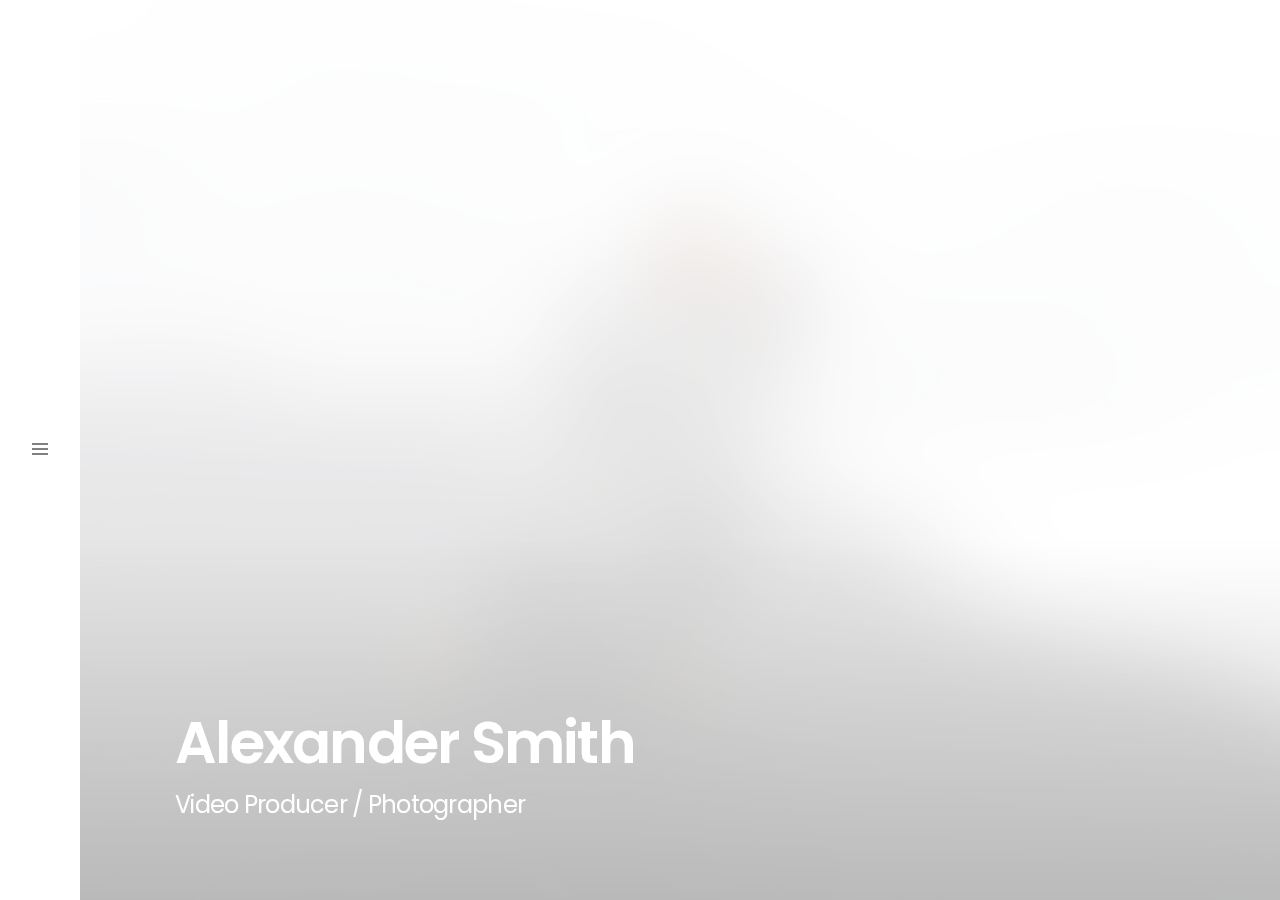
<file: site/index.html>
<!DOCTYPE html>
<html lang="en">
<head>
  <title>Sobre | Home Animated Image</title>

  <meta charset="utf-8">
  <!--[if IE]><meta http-equiv='X-UA-Compatible' content='IE=edge,chrome=1'><![endif]-->
  <meta name="viewport" content="width=device-width, initial-scale=1, maximum-scale=1">
  <meta name="description" content="">
  
  <!-- Google Fonts -->
  <link href='https://fonts.googleapis.com/css?family=Poppins:400,600%7CHind:400,400i,700' rel='stylesheet'>

  <!-- Css -->
  <link rel="stylesheet" href="css/bootstrap.min.css" />
  <link rel="stylesheet" href="css/font-icons.css" />
  <link rel="stylesheet" href="css/sliders.css" />
  <link rel="stylesheet" href="css/style.css" />

  <!-- Favicons -->
  <link rel="shortcut icon" href="img/favicon.ico">
  <link rel="apple-touch-icon" href="img/apple-touch-icon.png">
  <link rel="apple-touch-icon" sizes="72x72" href="img/apple-touch-icon-72x72.png">
  <link rel="apple-touch-icon" sizes="114x114" href="img/apple-touch-icon-114x114.png">

</head>

<body class="relative">

  <!-- Preloader -->
  <div class="loader-mask">
    <div class="loader"></div>
  </div>
  
  <!-- Navigation -->
  <header class="nav-type-1">
    <nav class="navbar">
      <div class="header-wrap relative">

        <div class="navbar-header">
          <button type="button" class="navbar-toggle" data-toggle="collapse" data-target="#navbar-collapse">
            <span class="sr-only">Toggle navigation</span>
            <span class="icon-bar"></span>
            <span class="icon-bar"></span>
            <span class="icon-bar"></span>
          </button>

          <!-- Logo -->
          <div class="logo-container">
            <div class="logo-wrap">
              <a href="index.html">
                <img class="logo" src="img/logo_dark.png" alt="logo">
              </a>
            </div>
          </div>
        </div> <!-- end navbar-header -->

        <div class="nav-wrap">
          <div class="collapse navbar-collapse" id="navbar-collapse">
            
            <ul class="nav navbar-nav">

              <li class="nav-item-toggle active">
                <a href="#">Home</a>
                <ul class="nav-item-submenu">
                  <li><a href="index.html">Animated Image</a></li>
                  <li><a href="index-vertical-slider.html">Vertical Slider</a></li>
                  <li><a href="index-youtube-video.html">Youtube Video</a></li>
                  <li><a href="index-vimeo-video.html">Vimeo Video</a></li>
                  <li><a href="index-html-video.html">HTML5 Video</a></li>
                  <li><a href="index-creative.html">Creative Hover</a></li>
                  <li><a href="index-thumbnails-slider.html">Thumbnails Slider</a></li>
                  <li><a href="index-masonry-grid.html">Masonry Grid</a></li>
                  <li><a href="index-mixed-width-grid.html">Mixed Width Grid</a></li>
                  <li><a href="index-standard-grid.html">Standard Grid</a></li>
                  <li><a href="index-slider.html">Slider</a></li>
                  <li><a href="index-kenburns.html">Kenburns</a></li>
                  <li><a href="index-black-and-white.html">Black &amp; White</a></li>
                  <li><a href="index-dark.html">Dark Scheme</a></li>
                </ul>
              </li>
              <li>
                <a href="about.html">About Me</a>
              </li>
              <li class="nav-item-toggle">
                <a href="#">Gallery</a>
                <ul class="nav-item-submenu">
                  <li><a href="gallery-5-cols.html">5 Columns</a></li>
                  <li><a href="gallery-4-cols.html">4 Columns</a></li>
                  <li><a href="gallery-3-cols.html">3 Columns</a></li>
                  <li><a href="gallery-2-cols.html">2 Columns</a></li>
                  <li><a href="gallery-albums.html">Albums</a></li>
                  <li><a href="gallery-single.html">Single Page</a></li>
                </ul>
              </li>                        
              <li class="nav-item-toggle">
                <a href="#">Blog</a>
                <ul class="nav-item-submenu">
                  <li><a href="blog-standard.html">Standard</a></li>
                  <li><a href="blog-single.html">Single Post</a></li>
                </ul>
              </li>
              <li>
                <a href="contact.html">Contact</a>
              </li>
              <li>
                <!-- Mobile social icons -->
                <div class="social-icons on-mobile nobase dark clearfix hidden-lg hidden-md">
                  <a href="#"><i class="ui-instagram"></i></a>
                  <a href="#"><i class="ui-facebook"></i></a>            
                  <a href="#"><i class="ui-twitter"></i></a>
                  <a href="#"><i class="ui-vimeo"></i></a>
                </div>
              </li>
              
            </ul>
          </div>
        </div> <!-- end nav-wrap -->

        <!-- Social icons -->
        <div class="social-icons nobase dark clearfix hidden-sm hidden-xs">
          <a href="#"><i class="ui-instagram"></i></a>
          <a href="#"><i class="ui-facebook"></i></a>            
          <a href="#"><i class="ui-twitter"></i></a>
          <a href="#"><i class="ui-vimeo"></i></a>
        </div>
        
      </div> <!-- end header wrap -->


      <!-- Nav trigger -->
      <div id="nav-trigger">
        <div id="nav-icon">
          <div class="nav-icon-inner">
            <div id="nav-icon-trigger" class="nav-icon-trigger">
              <span></span>
              <span></span>
              <span></span>
              <span></span>
            </div>
          </div>
        </div>
      </div> <!-- end nav trigger -->

    </nav> <!-- end navbar -->
  </header>

  <main class="main-wrapper oh">
    <!-- Hero Slider -->
    <section class="section-wrap nopadding gradient-overlay pl-80">
      
      <div class="hero-holder">
        <h1>Alexander Smith</h1>
        <h2>Video Producer / Photographer</h2>
      </div>

      <div id="flexslider-hero" class="flexslider fullscreen-img">
        <ul class="slides container-full-height">
          <li>
            <img src="img/portfolio/hero_1.jpg" alt="">
            <div class="img-holder" style="background-image: url(img/portfolio/hero_1.jpg)"></div>
          </li>
          <li>
            <img src="img/portfolio/hero_2.jpg" alt="">
            <div class="img-holder" style="background-image: url(img/portfolio/hero_2.jpg)"></div>
          </li>
          <li>
            <img src="img/portfolio/hero_3.jpg" alt="">
            <div class="img-holder" style="background-image: url(img/portfolio/hero_3.jpg)"></div>
          </li>
        </ul>
      </div>

    </section> <!-- end hero slider -->
  </main> <!-- end main wrapper -->

  <!-- jQuery Scripts -->
  <script type="text/javascript" src="js/jquery.min.js"></script>
  <script type="text/javascript" src="js/bootstrap.min.js"></script>
  <script type="text/javascript" src="js/plugins.js"></script>  
  <script type="text/javascript" src="js/scripts.js"></script>
    
</body>
</html>
</file>
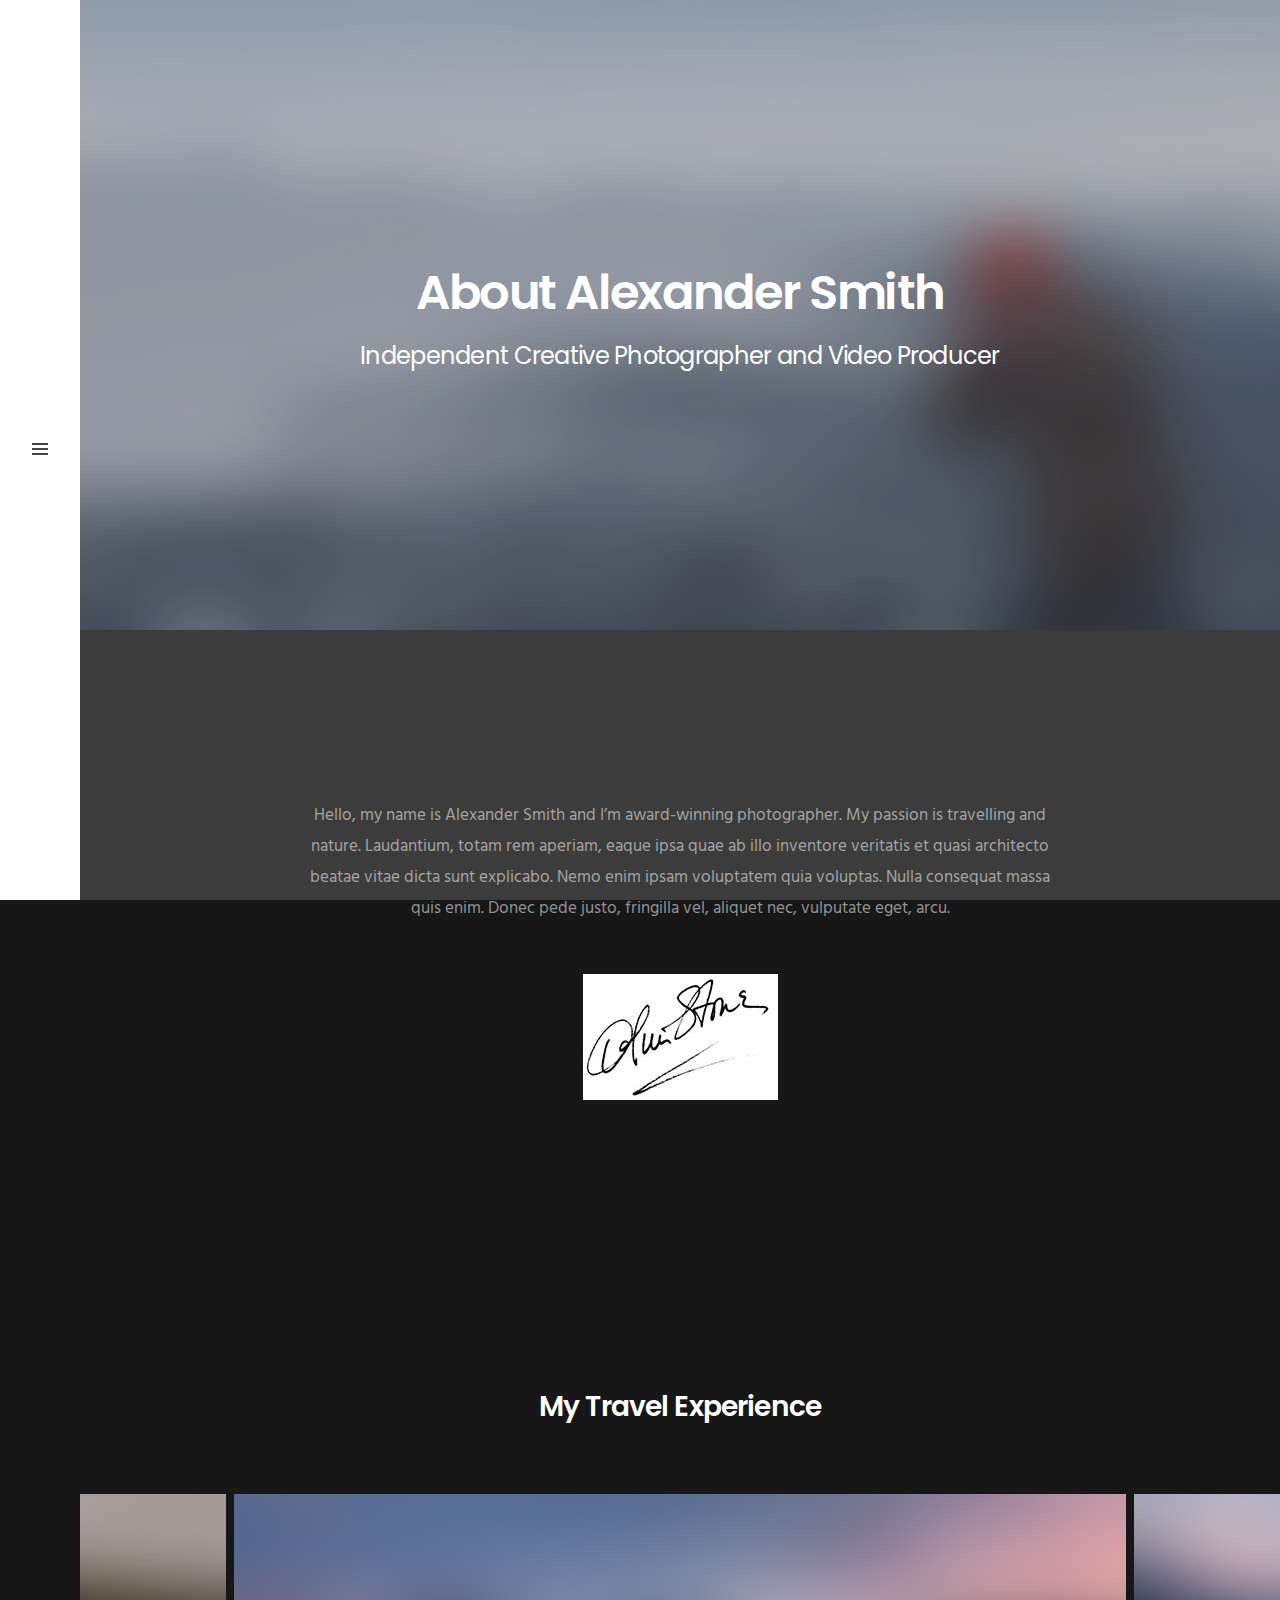
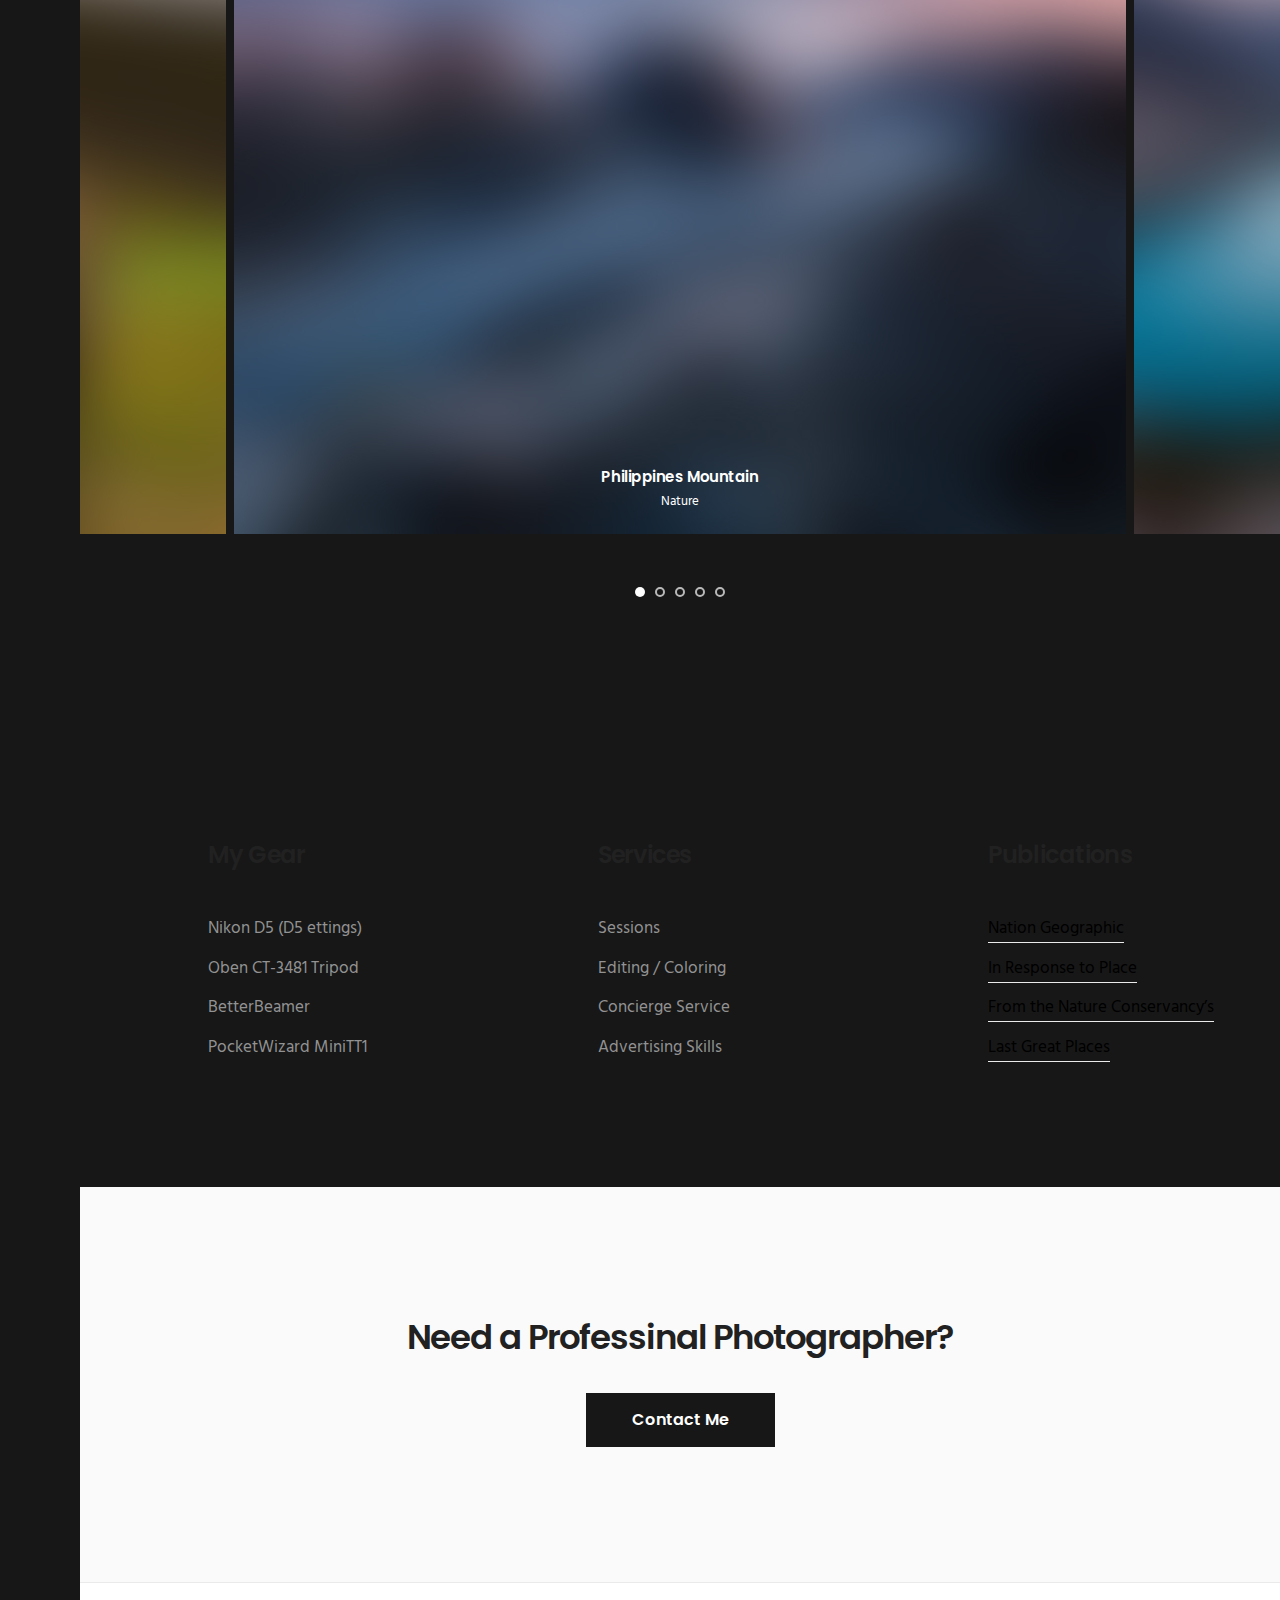
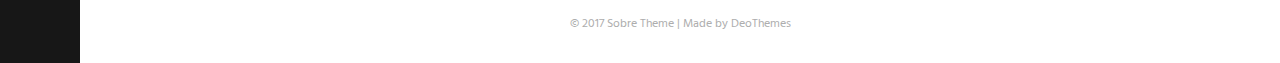
<file: about.html>
<!DOCTYPE html>
<html lang="en">
<head>
  <title>Sobre | About Me</title>

  <meta charset="utf-8">
  <!--[if IE]><meta http-equiv='X-UA-Compatible' content='IE=edge,chrome=1'><![endif]-->
  <meta name="viewport" content="width=device-width, initial-scale=1, maximum-scale=1">
  <meta name="description" content="">
  
  <!-- Google Fonts -->
  <link href='https://fonts.googleapis.com/css?family=Poppins:400,600%7CHind:400,400i,700' rel='stylesheet'>

  <!-- Css -->
  <link rel="stylesheet" href="css/bootstrap.min.css" />
  <link rel="stylesheet" href="css/font-icons.css" />
  <link rel="stylesheet" href="css/sliders.css" />
  <link rel="stylesheet" href="css/style.css" />

  <!-- Favicons -->
  <link rel="shortcut icon" href="img/favicon.ico">
  <link rel="apple-touch-icon" href="img/apple-touch-icon.png">
  <link rel="apple-touch-icon" sizes="72x72" href="img/apple-touch-icon-72x72.png">
  <link rel="apple-touch-icon" sizes="114x114" href="img/apple-touch-icon-114x114.png">

</head>

<body class="relative">

  <!-- Preloader -->
  <div class="loader-mask">
    <div class="loader"></div>
  </div>
  
  <!-- Navigation -->
  <header class="nav-type-1">
    <nav class="navbar">
      <div class="header-wrap relative">

        <div class="navbar-header">
          <button type="button" class="navbar-toggle" data-toggle="collapse" data-target="#navbar-collapse">
            <span class="sr-only">Toggle navigation</span>
            <span class="icon-bar"></span>
            <span class="icon-bar"></span>
            <span class="icon-bar"></span>
          </button>

          <!-- Logo -->
          <div class="logo-container">
            <div class="logo-wrap">
              <a href="index.html">
                <img class="logo" src="img/logo_dark.png" alt="logo">
              </a>
            </div>
          </div>
        </div> <!-- end navbar-header -->

        <div class="nav-wrap">
          <div class="collapse navbar-collapse" id="navbar-collapse">
            
            <ul class="nav navbar-nav">

              <li class="nav-item-toggle active">
                <a href="#">Home</a>
                <ul class="nav-item-submenu">
                  <li><a href="index.html">Animated Image</a></li>
                  <li><a href="index-vertical-slider.html">Vertical Slider</a></li>
                  <li><a href="index-youtube-video.html">Youtube Video</a></li>
                  <li><a href="index-vimeo-video.html">Vimeo Video</a></li>
                  <li><a href="index-html-video.html">HTML5 Video</a></li>
                  <li><a href="index-creative.html">Creative Hover</a></li>
                  <li><a href="index-thumbnails-slider.html">Thumbnails Slider</a></li>
                  <li><a href="index-masonry-grid.html">Masonry Grid</a></li>
                  <li><a href="index-mixed-width-grid.html">Mixed Width Grid</a></li>
                  <li><a href="index-standard-grid.html">Standard Grid</a></li>
                  <li><a href="index-slider.html">Slider</a></li>
                  <li><a href="index-kenburns.html">Kenburns</a></li>
                  <li><a href="index-black-and-white.html">Black &amp; White</a></li>
                  <li><a href="index-dark.html">Dark Scheme</a></li>
                </ul>
              </li>
              <li>
                <a href="about.html">About Me</a>
              </li>
              <li class="nav-item-toggle">
                <a href="#">Gallery</a>
                <ul class="nav-item-submenu">
                  <li><a href="gallery-5-cols.html">5 Columns</a></li>
                  <li><a href="gallery-4-cols.html">4 Columns</a></li>
                  <li><a href="gallery-3-cols.html">3 Columns</a></li>
                  <li><a href="gallery-2-cols.html">2 Columns</a></li>
                  <li><a href="gallery-albums.html">Albums</a></li>
                  <li><a href="gallery-single.html">Single Page</a></li>
                </ul>
              </li>                        
              <li class="nav-item-toggle">
                <a href="#">Blog</a>
                <ul class="nav-item-submenu">
                  <li><a href="blog-standard.html">Standard</a></li>
                  <li><a href="blog-single.html">Single Post</a></li>
                </ul>
              </li>
              <li>
                <a href="contact.html">Contact</a>
              </li>
              <li>
                <!-- Mobile social icons -->
                <div class="social-icons on-mobile nobase dark clearfix hidden-lg hidden-md">
                  <a href="#"><i class="ui-instagram"></i></a>
                  <a href="#"><i class="ui-facebook"></i></a>            
                  <a href="#"><i class="ui-twitter"></i></a>
                  <a href="#"><i class="ui-vimeo"></i></a>
                </div>
              </li>
              
            </ul>
          </div>
        </div> <!-- end nav-wrap -->

        <!-- Social icons -->
        <div class="social-icons nobase dark clearfix hidden-sm hidden-xs">
          <a href="#"><i class="ui-instagram"></i></a>
          <a href="#"><i class="ui-facebook"></i></a>            
          <a href="#"><i class="ui-twitter"></i></a>
          <a href="#"><i class="ui-vimeo"></i></a>
        </div>
        
      </div> <!-- end header wrap -->


      <!-- Nav trigger -->
      <div id="nav-trigger">
        <div id="nav-icon">
          <div class="nav-icon-inner">
            <div id="nav-icon-trigger" class="nav-icon-trigger">
              <span></span>
              <span></span>
              <span></span>
              <span></span>
            </div>
          </div>
        </div>
      </div> <!-- end nav trigger -->

    </nav> <!-- end navbar -->
  </header>

  <!-- Main -->
  <main class="main-wrapper oh pl-80">

    <!-- Page Title -->
    <section class="page-title text-center" style="background-image: url(img/page_title/about_us_title_bg.jpg);">
      <div class="container relative clearfix">
        <div class="title-holder">
          <div class="title-text">
            <h1>About Alexander Smith</h1>
            <h2 class="subheading">Independent Creative Photographer and Video Producer</h2>
          </div>
        </div>
      </div>
    </section> <!-- end page title -->
    

    <!-- Intro -->
    <section class="section-wrap-lg intro" id="intro">
      <div class="container">
        <div class="row">

          <div class="col-md-8 col-md-offset-2 col-sm-12 text-center">
            <p class="mb-50">
              Hello, my name is Alexander Smith and I’m award-winning photographer. My passion is travelling and nature. Laudantium, totam rem aperiam, eaque ipsa quae ab illo inventore veritatis et quasi architecto beatae vitae dicta sunt explicabo. Nemo enim ipsam voluptatem quia voluptas. Nulla consequat massa quis enim. Donec pede justo, fringilla vel, aliquet nec, vulputate eget, arcu.
            </p>
            <img src="img/signature.jpg" alt="">
          </div> <!-- end col -->

        </div>
      </div>
    </section> <!-- end intro -->


    <!-- Travel Experience -->
    <section class="section-wrap bg-dark">

      <div class="heading-row">
        <h2 class="heading white text-center">My Travel Experience</h2>
      </div>

      <div id="photography-slider" class="flickity-slider-wrap" data-autoplay="false" data-arrows="false" data-slidedots="true">

        <div>
          <div class="work-description">
            <h3>Philippines Mountain</h3>
            <span>Nature</span>
          </div>
          <img src="img/travel_experience/1.jpg" alt="">
        </div>

        <div>
          <div class="work-description">
            <h3>Site Seeing</h3>
            <span>People</span>
          </div>
          <img src="img/travel_experience/2.jpg" alt="">
        </div> 

        <div>
          <div class="work-description">
            <h3>Sunset</h3>
            <span>Nature</span>
          </div>
          <img src="img/travel_experience/3.jpg" alt="">
        </div>

        <div>
          <div class="work-description">
            <h3>Water Falls</h3>
            <span>Nature</span>
          </div>
          <img src="img/travel_experience/4.jpg" alt="">
        </div>

        <div>
          <div class="work-description">
            <h3>Riding The Horse</h3>
            <span>Animals</span>
          </div>
          <img src="img/travel_experience/5.jpg" alt="">
        </div>
      </div>  <!-- end slider -->
    </section> <!-- end Travel Experience -->

    <!-- Gear / Services / Publications -->
    <section class="section-wrap pb-60">
      <div class="container">
        <div class="row">
          <div class="col-md-3 col-md-offset-1 col-sm-4 mb-60">
            <h3 class="heading mb-40">My Gear</h3>
            <ul class="list-no-dividers">
              <li>Nikon D5 (D5 ettings)</li>
              <li>Oben CT-3481 Tripod</li>
              <li>BetterBeamer</li>
              <li>PocketWizard MiniTT1</li>
            </ul>
          </div>
          <div class="col-md-3 col-md-offset-1 col-sm-4 mb-60">
            <h3 class="heading mb-40">Services</h3>
            <ul class="list-no-dividers">
              <li>Sessions</li>
              <li>Editing / Coloring</li>
              <li>Concierge Service</li>
              <li>Advertising Skills</li>
            </ul>
          </div>
          <div class="col-md-3 col-md-offset-1 col-sm-4">
            <h3 class="heading mb-40">Publications</h3>
            <ul class="list-no-dividers">
              <li><a href="#" class="underline">Nation Geographic</a></li>
              <li><a href="#" class="underline">In Response to Place</a></li>
              <li><a href="#" class="underline">From the Nature Conservancy’s</a></li>
              <li><a href="#" class="underline">Last Great Places</a></li>
            </ul>
          </div>
        </div>
      </div>
    </section> <!-- end Gear / Services / Publications  -->

    <!-- CTA -->
    <section class="section-wrap call-to-action bg-light">
      <div class="container">
        <div class="row">
          <div class="col-md-12 text-center animated-bottom">   
            <h3>Need a Professinal Photographer?</h3>
            <div class="cta-buttons mt-30">
              <a href="contact.html" class="btn btn-lg btn-dark"><span>Contact Me</span></a>
            </div>
          </div>
        </div>
      </div>
    </section> <!-- end cta -->


    <!-- Footer -->
    <footer class="footer">
      <div class="bottom-footer bg-white">
        <div class="container">
          <div class="row">
            <div class="col-sm-12 copyright text-center">
              <span>
                &copy; 2017 Sobre Theme | Made by <a href="https://deothemes.com">DeoThemes</a>
              </span>
            </div>
          </div>
        </div>
      </div>
    </footer> <!-- end footer -->



  </main> <!-- end main wrapper -->

  <!-- jQuery Scripts -->
  <script type="text/javascript" src="js/jquery.min.js"></script>
  <script type="text/javascript" src="js/bootstrap.min.js"></script>
  <script type="text/javascript" src="js/plugins.js"></script>  
  <script type="text/javascript" src="js/scripts.js"></script>
    
</body>
</html>
</file>
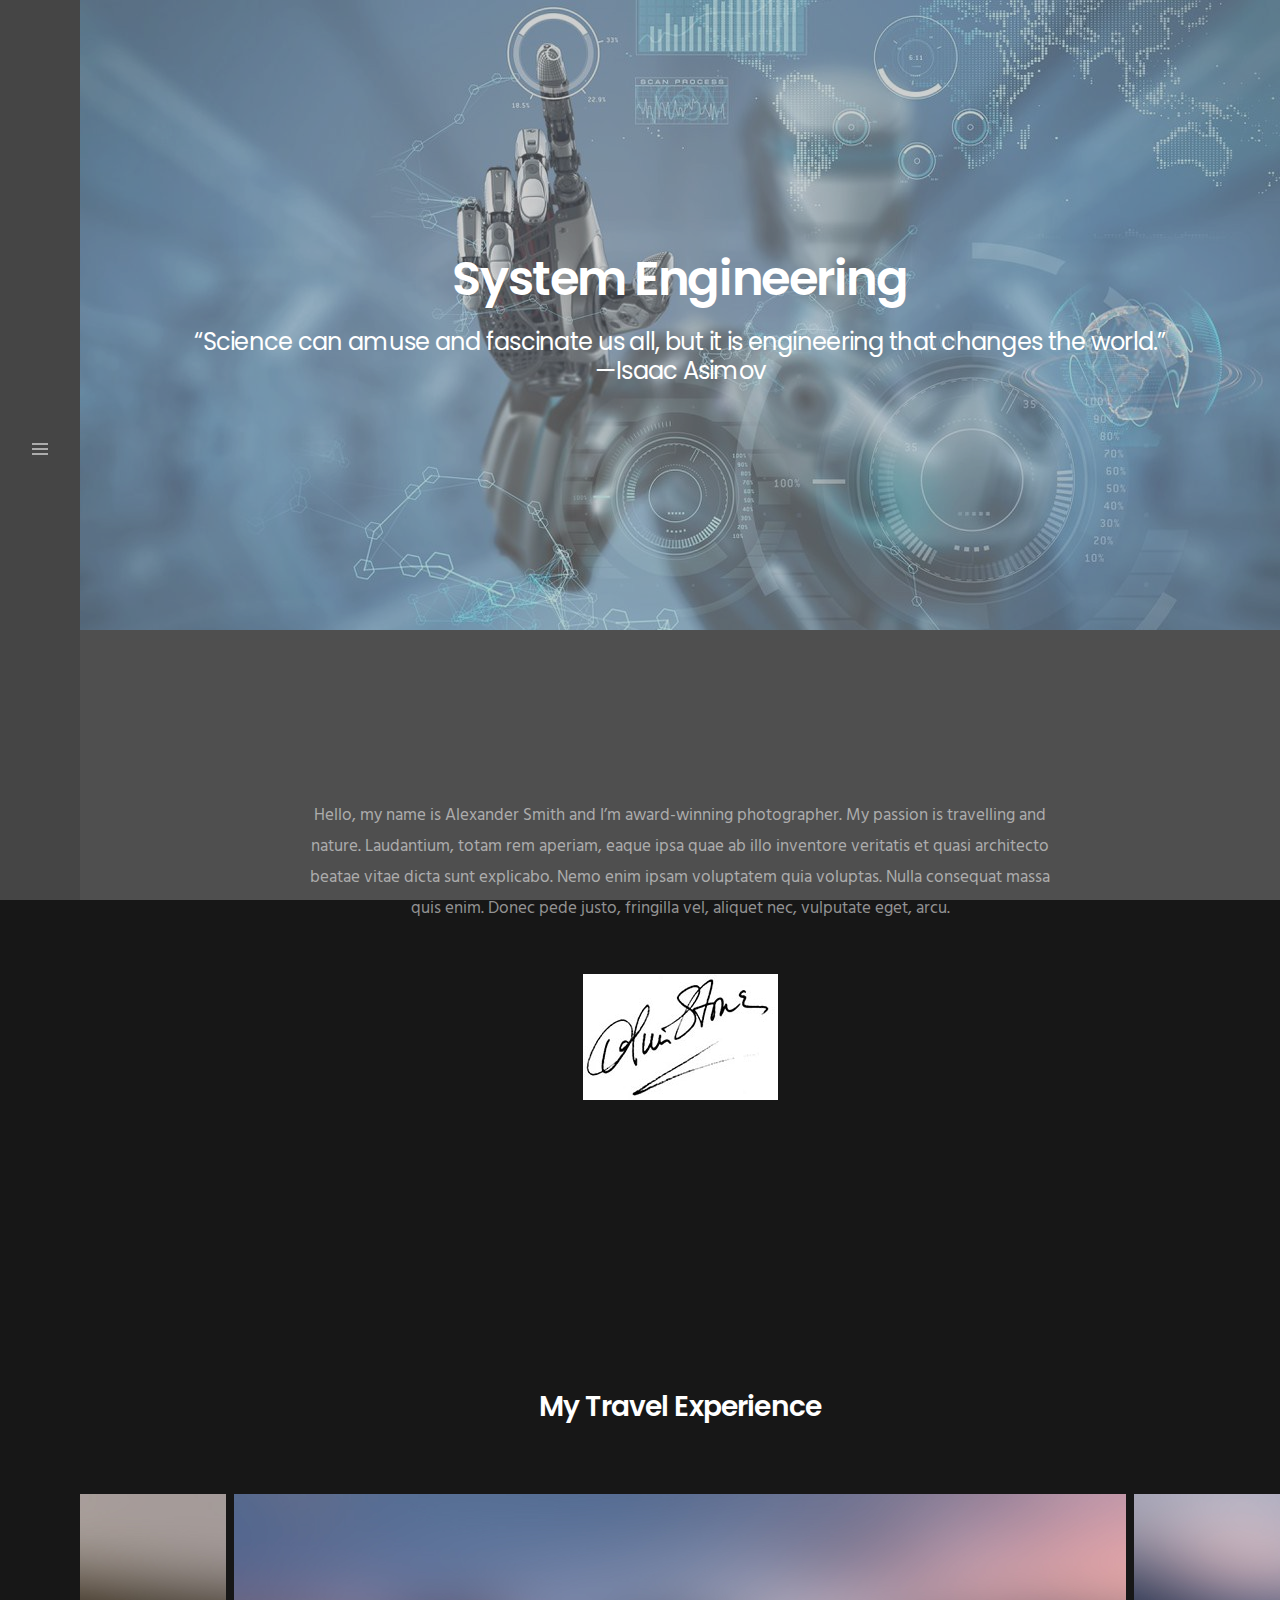
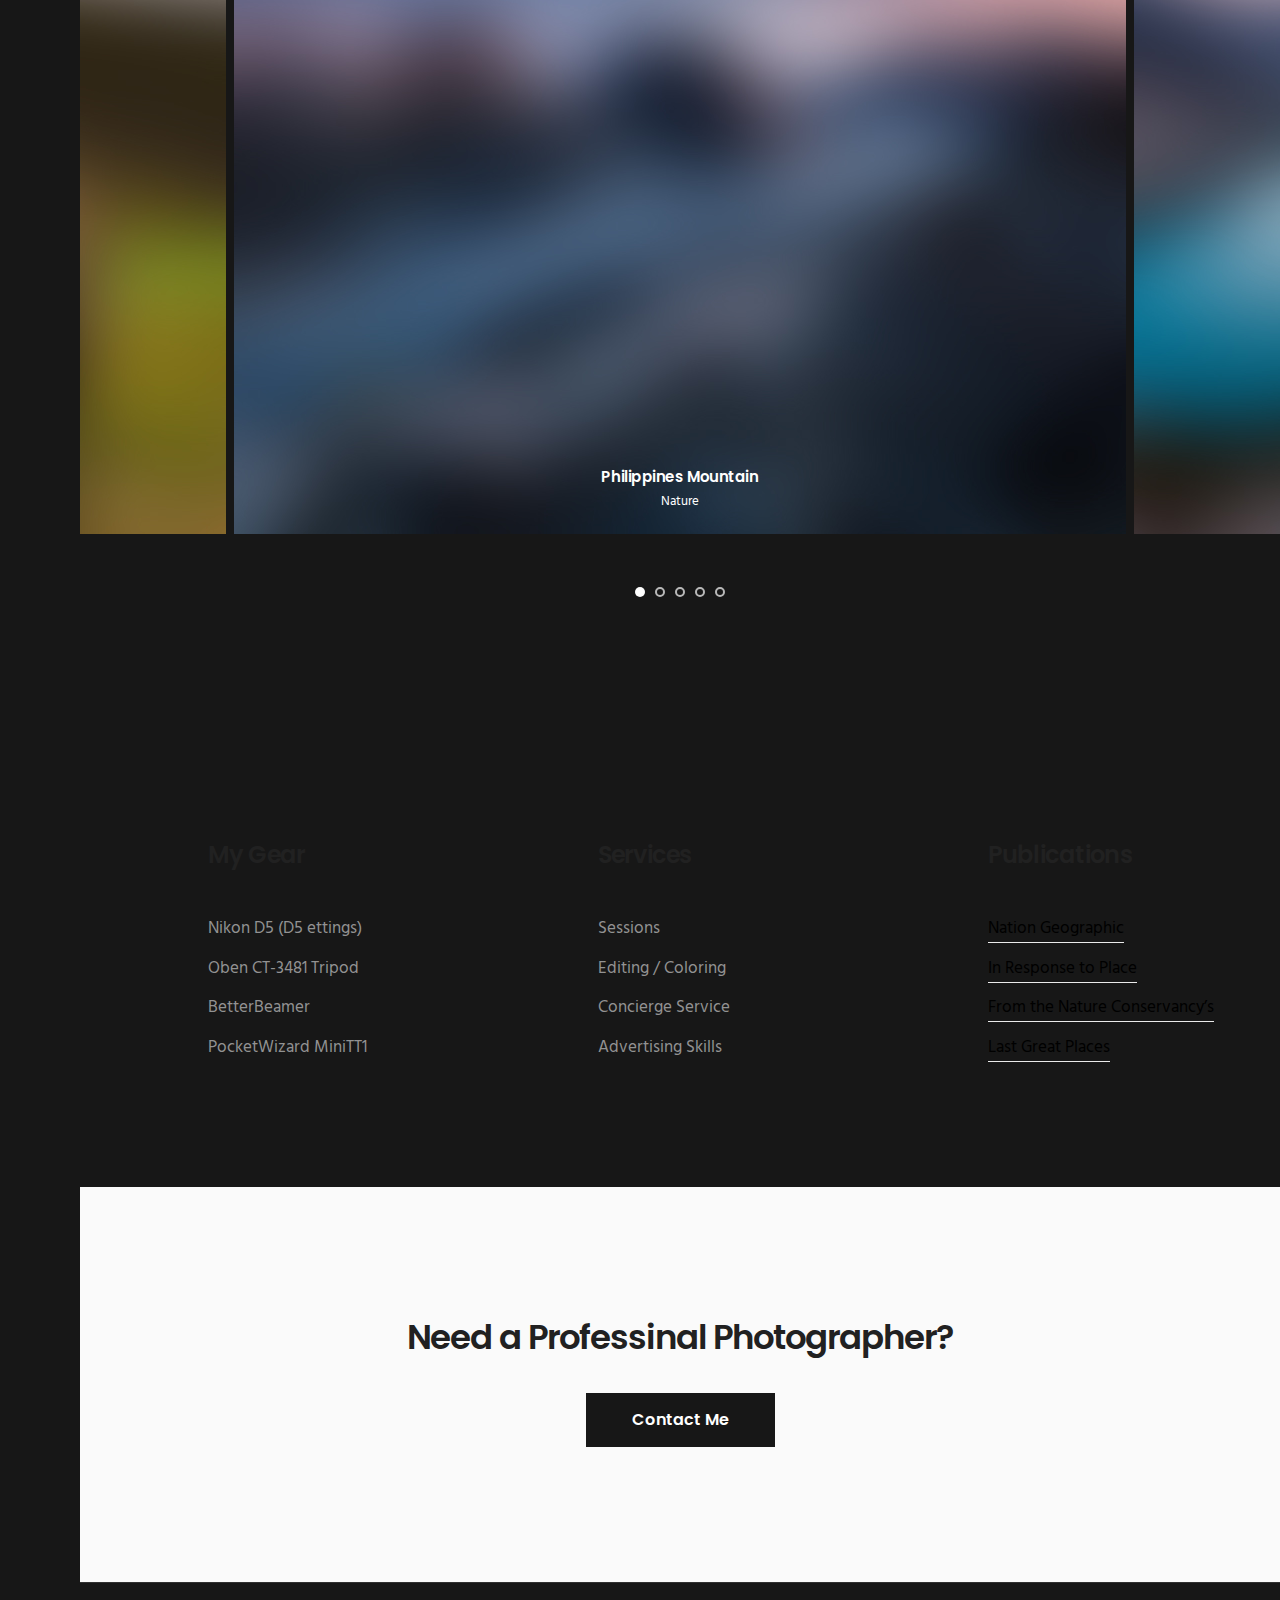
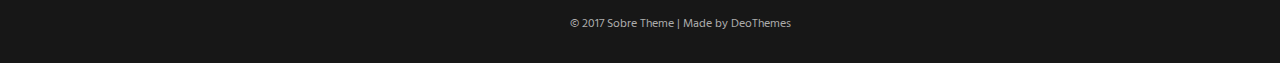
<file: Block.html>
<!DOCTYPE html>
<html lang="en">
<head>
  <title>Sobre | About Me</title>

  <meta charset="utf-8">
  <!--[if IE]><meta http-equiv='X-UA-Compatible' content='IE=edge,chrome=1'><![endif]-->
  <meta name="viewport" content="width=device-width, initial-scale=1, maximum-scale=1">
  <meta name="description" content="">
  
  <!-- Google Fonts -->
  <link href='https://fonts.googleapis.com/css?family=Poppins:400,600%7CHind:400,400i,700' rel='stylesheet'>

  <!-- Css -->
  <link rel="stylesheet" href="css/bootstrap.min.css" />
  <link rel="stylesheet" href="css/font-icons.css" />
  <link rel="stylesheet" href="css/sliders.css" />
  <link rel="stylesheet" href="css/style.css" />

  <!-- Favicons -->
  <link rel="shortcut icon" href="img/favicon.ico">
  <link rel="apple-touch-icon" href="img/apple-touch-icon.png">
  <link rel="apple-touch-icon" sizes="72x72" href="img/apple-touch-icon-72x72.png">
  <link rel="apple-touch-icon" sizes="114x114" href="img/apple-touch-icon-114x114.png">

</head>

<body class="relative dark">

  <!-- Preloader -->
  <div class="loader-mask">
    <div class="loader"></div>
  </div>
  
  <!-- Navigation -->
  <header class="nav-type-1">
    <nav class="navbar">
      <div class="header-wrap relative">

        <div class="navbar-header">
          <button type="button" class="navbar-toggle" data-toggle="collapse" data-target="#navbar-collapse">
            <span class="sr-only">Toggle navigation</span>
            <span class="icon-bar"></span>
            <span class="icon-bar"></span>
            <span class="icon-bar"></span>
          </button>

          <!-- Logo -->
          <div class="logo-container">
            <div class="logo-wrap">
              <a href="index.html">
                <img class="logo" src="img/baltekdark.png" alt="logo">
              </a>
            </div>
          </div>
        </div> <!-- end navbar-header -->

        <div class="nav-wrap">
          <div class="collapse navbar-collapse" id="navbar-collapse">
            
            <ul class="nav navbar-nav">

              <!--li class="nav-item-toggle active">
                <a href="#">Services</a>
                <ul class="nav-item-submenu"-->
                  <li><a href="index_Baltek.html">Home</a></li>
                  <li><a href="ai.html">Artificial Intelligence</a></li>
                  <li><a href="rpa.html">Process Automation</a></li>
                  <li><a href="SysEng.html">Systems & Software</a></li>
                  <!--li><a href="Block.html">Block Chain</a></li-->
                  <li><a href="IoT.html">IoT</a></li>
            <!--</ul>
              </li>  -->
              
              
              
            </ul>
          </div>
        </div> <!-- end nav-wrap -->

        <!-- Social icons -->
        <div class="social-icons nobase dark clearfix hidden-sm hidden-xs">
          <a href="#"><i class="ui-instagram"></i></a>
          <a href="#"><i class="ui-facebook"></i></a>            
          <a href="#"><i class="ui-twitter"></i></a>
          <a href="#"><i class="ui-vimeo"></i></a>
        </div>
        
      </div> <!-- end header wrap -->


      <!-- Nav trigger -->
      <div id="nav-trigger">
        <div id="nav-icon">
          <div class="nav-icon-inner">
            <div id="nav-icon-trigger" class="nav-icon-trigger">
              <span></span>
              <span></span>
              <span></span>
              <span></span>
            </div>
          </div>
        </div>
      </div> <!-- end nav trigger -->

    </nav> <!-- end navbar -->
  </header>

  <!-- Main -->
  <main class="main-wrapper oh pl-80">

    <!-- Page Title -->
    <section class="page-title text-center" style="background-image: url(img/rpa.jpeg);">
      <div class="container relative clearfix">
        <div class="title-holder">
          <div class="title-text">
            <h1>System Engineering</h1>
            <h2 class="subheading">“Science can amuse and fascinate us all, but it is engineering that changes the world.”<br> —Isaac Asimov</h2>
          </div>
        </div>
      </div>
    </section> <!-- end page title -->
    

    <!-- Intro -->
    <section class="section-wrap-lg intro" id="intro">
      <div class="container">
        <div class="row">

          <div class="col-md-8 col-md-offset-2 col-sm-12 text-center">
            <p class="mb-50">
              Hello, my name is Alexander Smith and I’m award-winning photographer. My passion is travelling and nature. Laudantium, totam rem aperiam, eaque ipsa quae ab illo inventore veritatis et quasi architecto beatae vitae dicta sunt explicabo. Nemo enim ipsam voluptatem quia voluptas. Nulla consequat massa quis enim. Donec pede justo, fringilla vel, aliquet nec, vulputate eget, arcu.
            </p>
            <img src="img/signature.jpg" alt="">
          </div> <!-- end col -->

        </div>
      </div>
    </section> <!-- end intro -->


    <!-- Travel Experience -->
    <section class="section-wrap bg-dark">

      <div class="heading-row">
        <h2 class="heading white text-center">My Travel Experience</h2>
      </div>

      <div id="photography-slider" class="flickity-slider-wrap" data-autoplay="false" data-arrows="false" data-slidedots="true">

        <div>
          <div class="work-description">
            <h3>Philippines Mountain</h3>
            <span>Nature</span>
          </div>
          <img src="img/travel_experience/1.jpg" alt="">
        </div>

        <div>
          <div class="work-description">
            <h3>Site Seeing</h3>
            <span>People</span>
          </div>
          <img src="img/travel_experience/2.jpg" alt="">
        </div> 

        <div>
          <div class="work-description">
            <h3>Sunset</h3>
            <span>Nature</span>
          </div>
          <img src="img/travel_experience/3.jpg" alt="">
        </div>

        <div>
          <div class="work-description">
            <h3>Water Falls</h3>
            <span>Nature</span>
          </div>
          <img src="img/travel_experience/4.jpg" alt="">
        </div>

        <div>
          <div class="work-description">
            <h3>Riding The Horse</h3>
            <span>Animals</span>
          </div>
          <img src="img/travel_experience/5.jpg" alt="">
        </div>
      </div>  <!-- end slider -->
    </section> <!-- end Travel Experience -->

    <!-- Gear / Services / Publications -->
    <section class="section-wrap pb-60">
      <div class="container">
        <div class="row">
          <div class="col-md-3 col-md-offset-1 col-sm-4 mb-60">
            <h3 class="heading mb-40">My Gear</h3>
            <ul class="list-no-dividers">
              <li>Nikon D5 (D5 ettings)</li>
              <li>Oben CT-3481 Tripod</li>
              <li>BetterBeamer</li>
              <li>PocketWizard MiniTT1</li>
            </ul>
          </div>
          <div class="col-md-3 col-md-offset-1 col-sm-4 mb-60">
            <h3 class="heading mb-40">Services</h3>
            <ul class="list-no-dividers">
              <li>Sessions</li>
              <li>Editing / Coloring</li>
              <li>Concierge Service</li>
              <li>Advertising Skills</li>
            </ul>
          </div>
          <div class="col-md-3 col-md-offset-1 col-sm-4">
            <h3 class="heading mb-40">Publications</h3>
            <ul class="list-no-dividers">
              <li><a href="#" class="underline">Nation Geographic</a></li>
              <li><a href="#" class="underline">In Response to Place</a></li>
              <li><a href="#" class="underline">From the Nature Conservancy’s</a></li>
              <li><a href="#" class="underline">Last Great Places</a></li>
            </ul>
          </div>
        </div>
      </div>
    </section> <!-- end Gear / Services / Publications  -->

    <!-- CTA -->
    <section class="section-wrap call-to-action bg-light">
      <div class="container">
        <div class="row">
          <div class="col-md-12 text-center animated-bottom">   
            <h3>Need a Professinal Photographer?</h3>
            <div class="cta-buttons mt-30">
              <a href="contact.html" class="btn btn-lg btn-dark"><span>Contact Me</span></a>
            </div>
          </div>
        </div>
      </div>
    </section> <!-- end cta -->


    <!-- Footer -->
    <footer class="footer">
      <div class="bottom-footer bg-white">
        <div class="container">
          <div class="row">
            <div class="col-sm-12 copyright text-center">
              <span>
                &copy; 2017 Sobre Theme | Made by <a href="https://deothemes.com">DeoThemes</a>
              </span>
            </div>
          </div>
        </div>
      </div>
    </footer> <!-- end footer -->



  </main> <!-- end main wrapper -->

  <!-- jQuery Scripts -->
  <script type="text/javascript" src="js/jquery.min.js"></script>
  <script type="text/javascript" src="js/bootstrap.min.js"></script>
  <script type="text/javascript" src="js/plugins.js"></script>  
  <script type="text/javascript" src="js/scripts.js"></script>
    
</body>
</html>
</file>
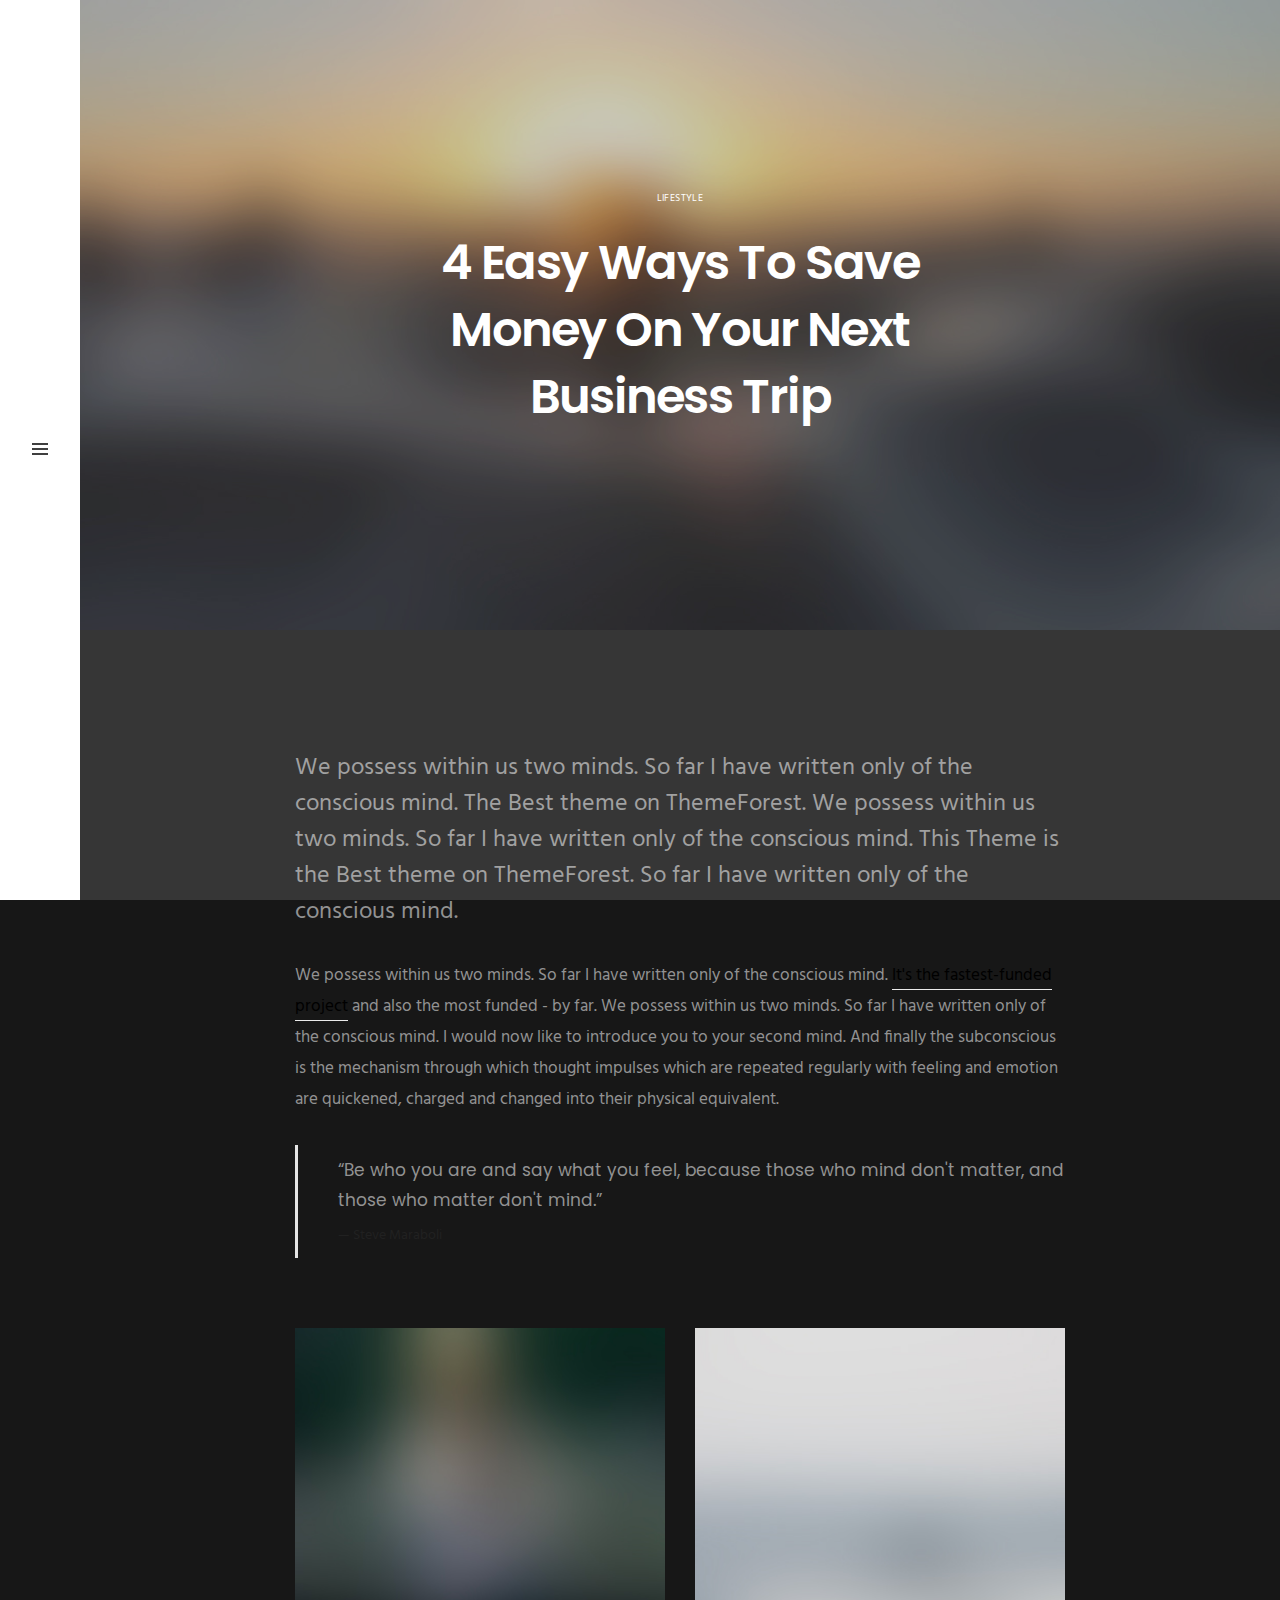
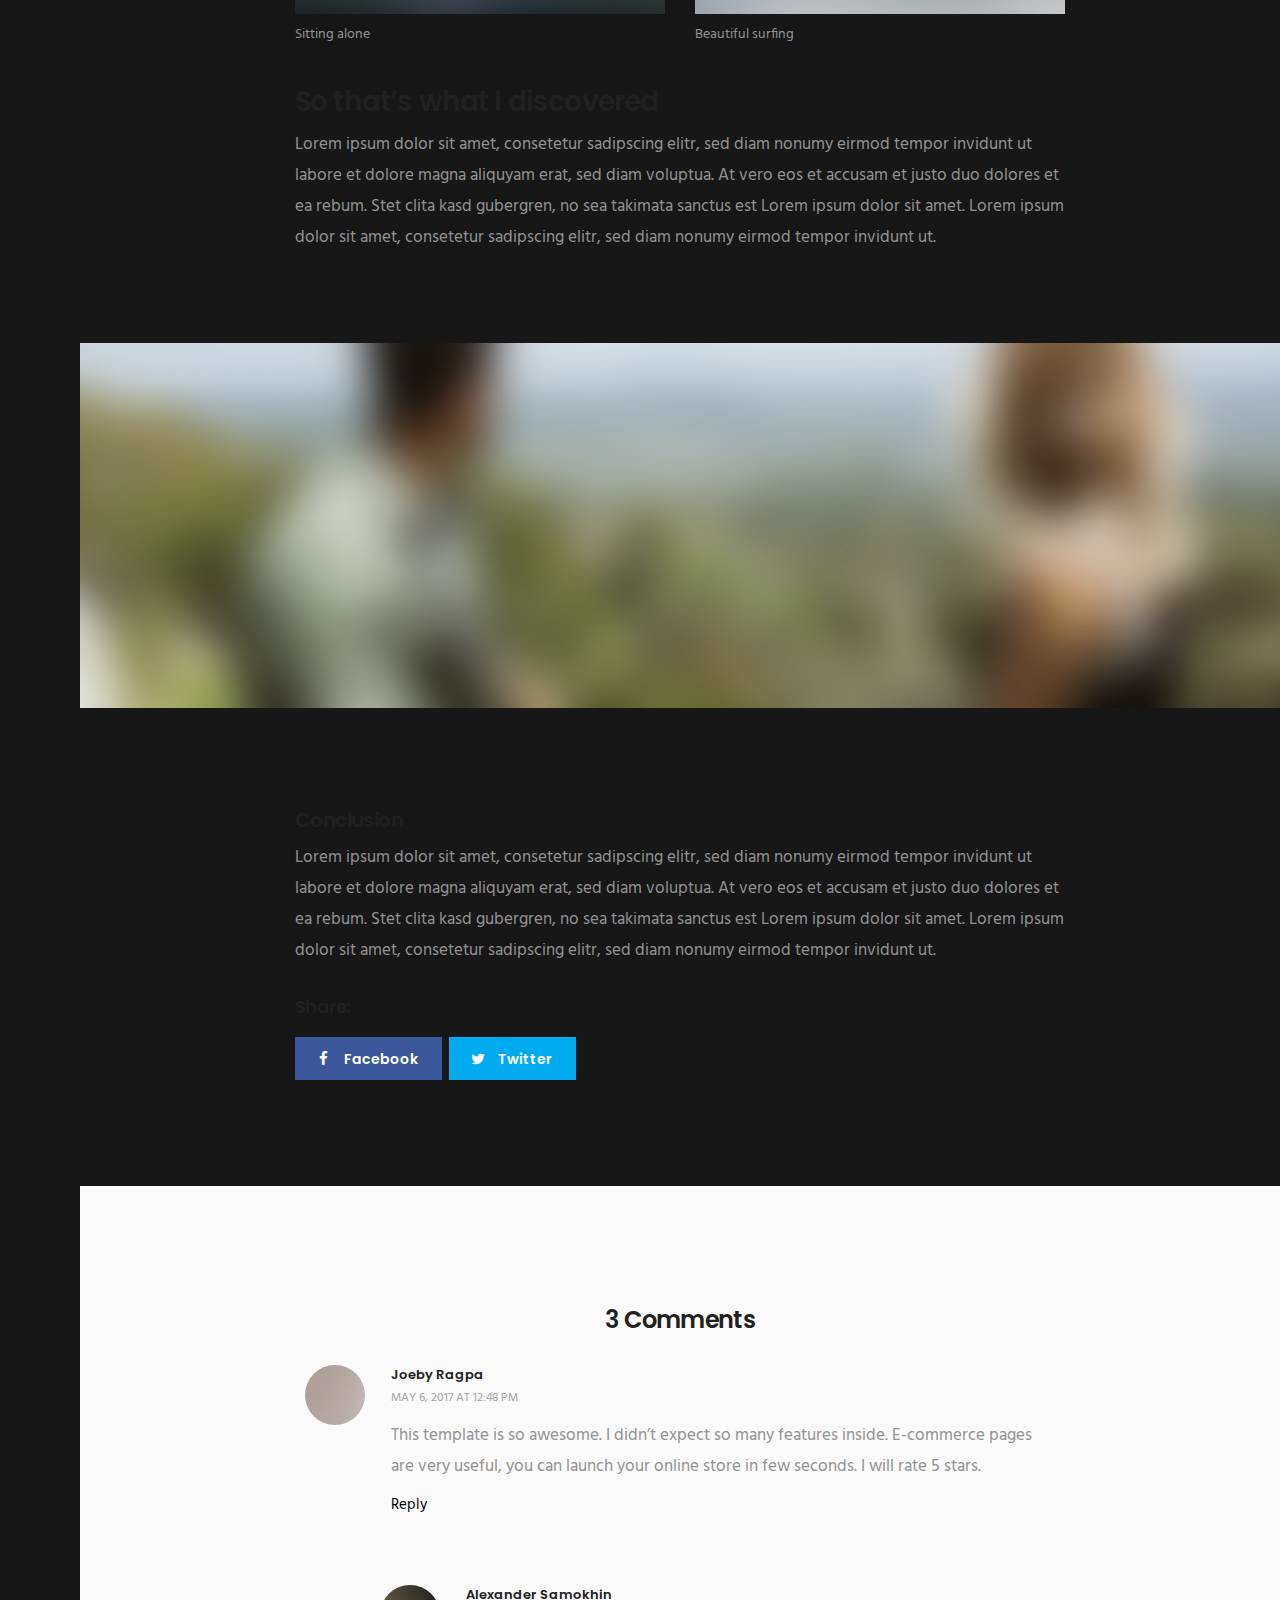
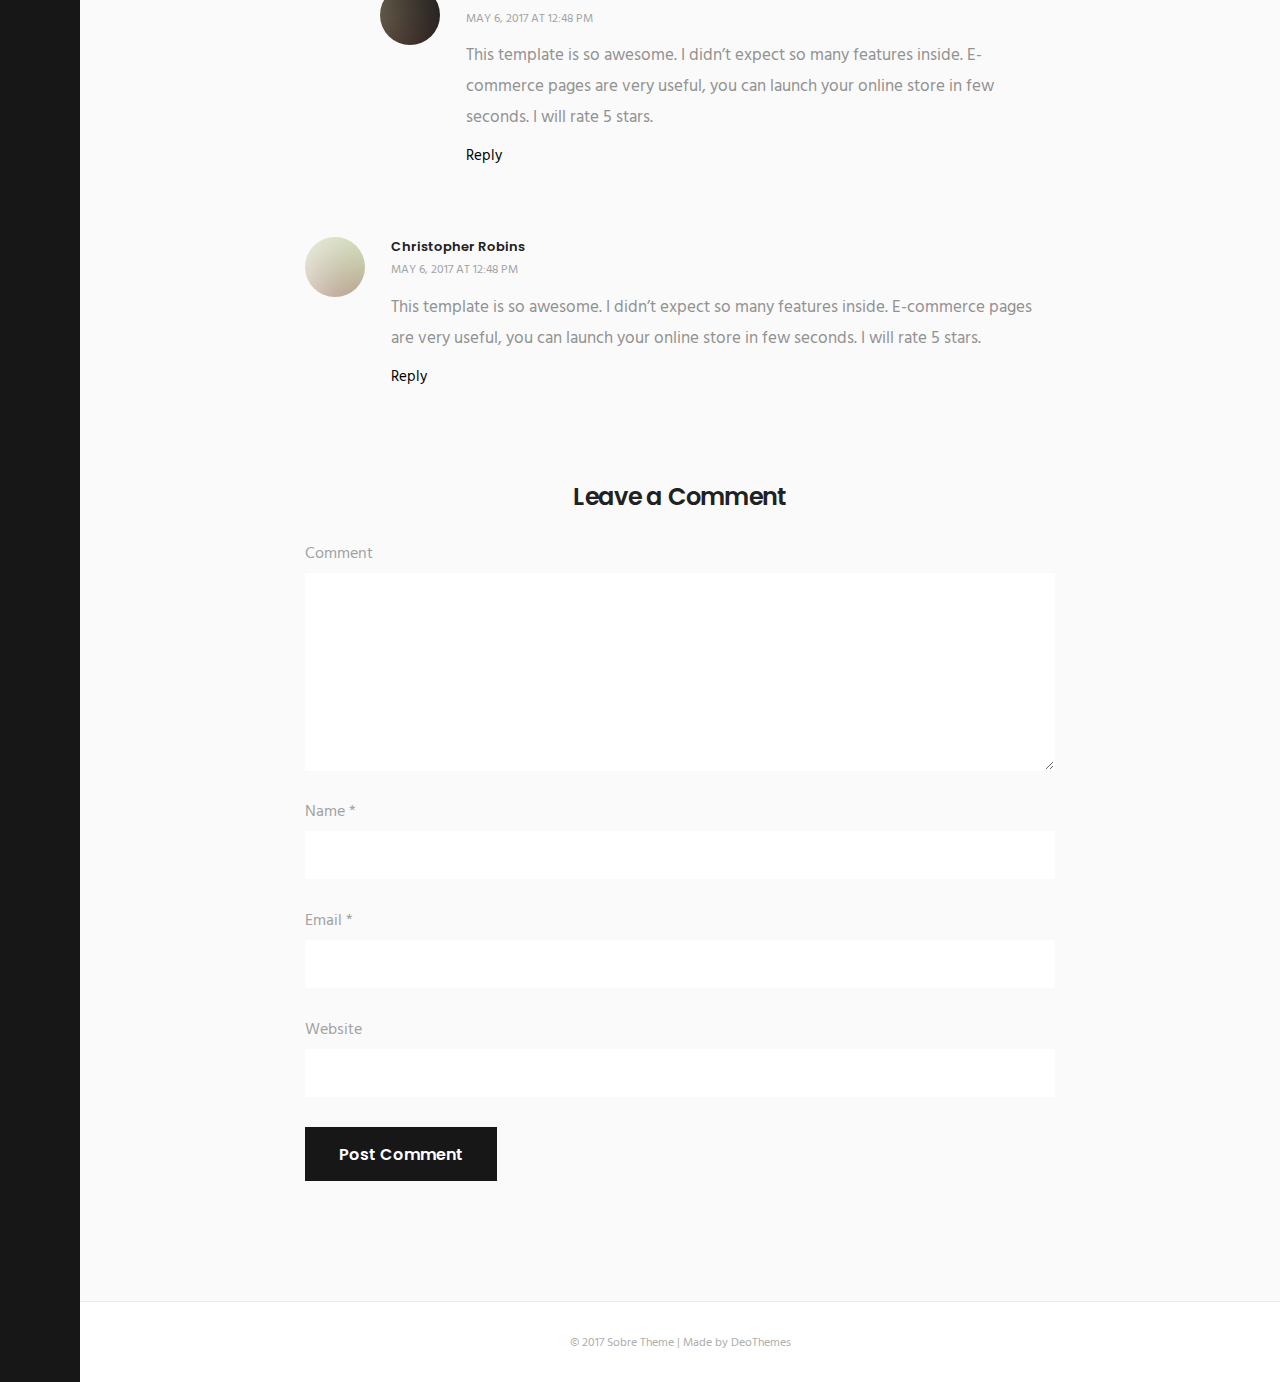
<file: blog-single.html>
<!DOCTYPE html>
<html lang="en">
<head>
  <title>Sobre | Blog Single</title>

  <meta charset="utf-8">
  <!--[if IE]><meta http-equiv='X-UA-Compatible' content='IE=edge,chrome=1'><![endif]-->
  <meta name="viewport" content="width=device-width, initial-scale=1, maximum-scale=1">
  <meta name="description" content="">
  
  <!-- Google Fonts -->
  <link href='https://fonts.googleapis.com/css?family=Poppins:400,600%7CHind:400,400i,700' rel='stylesheet'>

  <!-- Css -->
  <link rel="stylesheet" href="css/bootstrap.min.css" />
  <link rel="stylesheet" href="css/font-icons.css" />
  <link rel="stylesheet" href="css/sliders.css" />
  <link rel="stylesheet" href="css/style.css" />

  <!-- Favicons -->
  <link rel="shortcut icon" href="img/favicon.ico">
  <link rel="apple-touch-icon" href="img/apple-touch-icon.png">
  <link rel="apple-touch-icon" sizes="72x72" href="img/apple-touch-icon-72x72.png">
  <link rel="apple-touch-icon" sizes="114x114" href="img/apple-touch-icon-114x114.png">

</head>

<body class="relative">

  <!-- Preloader -->
  <div class="loader-mask">
    <div class="loader"></div>
  </div>
  
  <!-- Navigation -->
  <header class="nav-type-1">
    <nav class="navbar">
      <div class="header-wrap relative">

        <div class="navbar-header">
          <button type="button" class="navbar-toggle" data-toggle="collapse" data-target="#navbar-collapse">
            <span class="sr-only">Toggle navigation</span>
            <span class="icon-bar"></span>
            <span class="icon-bar"></span>
            <span class="icon-bar"></span>
          </button>

          <!-- Logo -->
          <div class="logo-container">
            <div class="logo-wrap">
              <a href="index.html">
                <img class="logo" src="img/logo_dark.png" alt="logo">
              </a>
            </div>
          </div>
        </div> <!-- end navbar-header -->

        <div class="nav-wrap">
          <div class="collapse navbar-collapse" id="navbar-collapse">
            
            <ul class="nav navbar-nav">

              <li class="nav-item-toggle active">
                <a href="#">Home</a>
                <ul class="nav-item-submenu">
                  <li><a href="index.html">Animated Image</a></li>
                  <li><a href="index-vertical-slider.html">Vertical Slider</a></li>
                  <li><a href="index-youtube-video.html">Youtube Video</a></li>
                  <li><a href="index-vimeo-video.html">Vimeo Video</a></li>
                  <li><a href="index-html-video.html">HTML5 Video</a></li>
                  <li><a href="index-creative.html">Creative Hover</a></li>
                  <li><a href="index-thumbnails-slider.html">Thumbnails Slider</a></li>
                  <li><a href="index-masonry-grid.html">Masonry Grid</a></li>
                  <li><a href="index-mixed-width-grid.html">Mixed Width Grid</a></li>
                  <li><a href="index-standard-grid.html">Standard Grid</a></li>
                  <li><a href="index-slider.html">Slider</a></li>
                  <li><a href="index-kenburns.html">Kenburns</a></li>
                  <li><a href="index-black-and-white.html">Black &amp; White</a></li>
                  <li><a href="index-dark.html">Dark Scheme</a></li>
                </ul>
              </li>
              <li>
                <a href="about.html">About Me</a>
              </li>
              <li class="nav-item-toggle">
                <a href="#">Gallery</a>
                <ul class="nav-item-submenu">
                  <li><a href="gallery-5-cols.html">5 Columns</a></li>
                  <li><a href="gallery-4-cols.html">4 Columns</a></li>
                  <li><a href="gallery-3-cols.html">3 Columns</a></li>
                  <li><a href="gallery-2-cols.html">2 Columns</a></li>
                  <li><a href="gallery-albums.html">Albums</a></li>
                  <li><a href="gallery-single.html">Single Page</a></li>
                </ul>
              </li>                        
              <li class="nav-item-toggle">
                <a href="#">Blog</a>
                <ul class="nav-item-submenu">
                  <li><a href="blog-standard.html">Standard</a></li>
                  <li><a href="blog-single.html">Single Post</a></li>
                </ul>
              </li>
              <li>
                <a href="contact.html">Contact</a>
              </li>
              <li>
                <!-- Mobile social icons -->
                <div class="social-icons on-mobile nobase dark clearfix hidden-lg hidden-md">
                  <a href="#"><i class="ui-instagram"></i></a>
                  <a href="#"><i class="ui-facebook"></i></a>            
                  <a href="#"><i class="ui-twitter"></i></a>
                  <a href="#"><i class="ui-vimeo"></i></a>
                </div>
              </li>
              
            </ul>
          </div>
        </div> <!-- end nav-wrap -->

        <!-- Social icons -->
        <div class="social-icons nobase dark clearfix hidden-sm hidden-xs">
          <a href="#"><i class="ui-instagram"></i></a>
          <a href="#"><i class="ui-facebook"></i></a>            
          <a href="#"><i class="ui-twitter"></i></a>
          <a href="#"><i class="ui-vimeo"></i></a>
        </div>
        
      </div> <!-- end header wrap -->


      <!-- Nav trigger -->
      <div id="nav-trigger">
        <div id="nav-icon">
          <div class="nav-icon-inner">
            <div id="nav-icon-trigger" class="nav-icon-trigger">
              <span></span>
              <span></span>
              <span></span>
              <span></span>
            </div>
          </div>
        </div>
      </div> <!-- end nav trigger -->

    </nav> <!-- end navbar -->
  </header>

  <!-- Main -->
  <main class="main-wrapper oh pl-80">

    <!-- Page Title -->
    <section class="page-title text-center" style="background-image: url(img/page_title/post_single_title_bg.jpg);">
      <div class="container relative clearfix">
        <div class="title-holder">
          <div class="title-text">
            <div class="entry-meta">
              <a href="#" class="entry-category">Lifestyle</a>
            </div>
            <h1>4 Easy Ways To Save Money On Your Next Business Trip</h1>
          </div>
        </div>
      </div>
    </section> <!-- end page title -->

    <!-- Blog -->
    <section class="section-wrap post-single pb-0">
      <div class="container-fluid nopadding">      

        <!-- content -->
        <article class="post-content article mb-50">
          <div class="entry">
            <p class="lead">
              We possess within us two minds. So far I have written only of the conscious mind. The Best theme on ThemeForest. We possess within us two minds. So far I have written only of the conscious mind. This Theme is the Best theme on ThemeForest. So far I have written only of the conscious mind.
            </p>
            <p>We possess within us two minds. So far I have written only of the conscious mind. <a href="#" class="underline">It's the fastest-funded project</a> and also the most funded - by far. We possess within us two minds. So far I have written only of the conscious mind. I would now like to introduce you to your second mind. And finally the subconscious is the mechanism through which thought impulses which are repeated regularly with feeling and emotion are quickened, charged and changed into their physical equivalent.</p>

            <blockquote class="mt-30 mb-30">
              <p>
                “Be who you are and say what you feel, because those who mind don't matter, and those who matter don't mind.”
              </p>
              <span>— Steve Maraboli</span>
            </blockquote>

            <!-- Row Images -->
            <div class="row">
              <div class="col-md-6">
                <figure class="figure">
                  <img src="img/blog/post_img_1.jpg" alt="" class="img-fw">
                  <figcaption>Sitting alone</figcaption>
                </figure>
              </div>
              <div class="col-md-6">
                <figure class="figure">
                  <img src="img/blog/post_img_2.jpg" alt="" class="img-fw">
                  <figcaption>Beautiful surfing</figcaption>
                </figure>
              </div>
            </div> <!-- end Row Images -->

            <h2>So that’s what I discovered</h2>
            <p>Lorem ipsum dolor sit amet, consetetur sadipscing elitr, sed diam nonumy eirmod tempor invidunt ut labore et dolore magna aliquyam erat, sed diam voluptua. At vero eos et accusam et justo duo dolores et ea rebum. Stet clita kasd gubergren, no sea takimata sanctus est Lorem ipsum dolor sit amet. Lorem ipsum dolor sit amet, consetetur sadipscing elitr, sed diam nonumy eirmod tempor invidunt ut.</p>

            <img src="img/blog/post_img_full.jpg" class="post-fullwidth-img" alt="">

            <h4>Conclusion</h4>
            <p>Lorem ipsum dolor sit amet, consetetur sadipscing elitr, sed diam nonumy eirmod tempor invidunt ut labore et dolore magna aliquyam erat, sed diam voluptua. At vero eos et accusam et justo duo dolores et ea rebum. Stet clita kasd gubergren, no sea takimata sanctus est Lorem ipsum dolor sit amet. Lorem ipsum dolor sit amet, consetetur sadipscing elitr, sed diam nonumy eirmod tempor invidunt ut.</p>

            <!-- Share -->
            <div class="socials-share mb-100 clearfix">
              <h5 class="mb-20">Share:</h5>
              <div class="social-icons social-buttons">
                <a href="#" class="social-facebook">
                  <i class="ui-facebook"></i>
                  Facebook
                </a>
                <a href="#" class="social-twitter">
                  <i class="ui-twitter"></i>
                  Twitter
                </a>
              </div>
            </div> <!-- end Share -->

          </div> <!-- end entry -->
        </article>


        <!-- Comments / Leave a comment -->
        <section class="section-wrap bg-light">
          <div class="container nopadding">
            <div class="row nomargin">         
              <div class="col-md-8 col-md-offset-2">
                <div class="entry-comments">
                  <h3 class="heading relative text-center mb-30">3 Comments</h3>
                
                  <ul class="comment-list">
                    <li>
                      <div class="comment-body">
                        <img src="img/blog/comment_1.jpg" class="comment-avatar" alt="">
                        <div class="comment-content">
                          <span class="comment-author">Joeby Ragpa</span>
                          <span><a href="#">May 6, 2017 at 12:48 pm</a></span>    
                          <p>This template is so awesome. I didn’t expect so many features inside. E-commerce pages are very useful, you can launch your online store in few seconds. I will rate 5 stars.</p>
                          <a href="#" class="reply">Reply</a>
                        </div>
                      </div>
                
                      <ul class="comment-reply">
                        <li>
                          <div class="comment-body">
                            <img src="img/blog/comment_2.jpg" class="comment-avatar" alt="">
                            <div class="comment-content">
                              <span class="comment-author">Alexander Samokhin</span>
                              <span><a href="#">May 6, 2017 at 12:48 pm</a></span>    
                              <p>This template is so awesome. I didn’t expect so many features inside. E-commerce pages are very useful, you can launch your online store in few seconds. I will rate 5 stars.</p>
                              <a href="#" class="reply">Reply</a>
                            </div>
                          </div>
                        </li> <!-- end reply comment -->
                      </ul>
                
                    </li> <!-- end 1-2 comment -->
                
                    <li>
                      <div class="comment-body">
                        <img src="img/blog/comment_3.jpg" class="comment-avatar" alt="">
                        <div class="comment-content">
                          <span class="comment-author">Christopher Robins</span>
                          <span><a href="#">May 6, 2017 at 12:48 pm</a></span>    
                          <p>This template is so awesome. I didn’t expect so many features inside. E-commerce pages are very useful, you can launch your online store in few seconds. I will rate 5 stars.</p>
                          <a href="#" class="reply">Reply</a>
                        </div>
                      </div>
                    </li> <!-- end 3 comment -->
                
                  </ul>         
                </div> <!--  end comments -->
                
                <!-- Leave a Comment -->
                <div class="comment-form mt-60">
                  <h3 class="heading relative text-center mb-30">Leave a Comment</h3>
                  <form id="form" method="post" action="#">
                
                    <label for="comment">Comment</label>
                    <textarea name="comment" id="comment" rows="8"></textarea>
                
                    <label for="name">Name<span class="required"> *</span></label>
                    <input name="name" id="name" type="text">
                
                    <label for="mail">Email<span class="required"> *</span></label>
                    <input name="mail" id="mail" type="email">
                
                    <label for="website">Website</label>
                    <input name="website" id="website" type="text">
                
                    <input type="submit" class="btn btn-lg btn-dark" value="Post Comment" id="submit-message">
                  </form>
                </div>
              </div>
            </div>
          </div>
        </section>

      </div>
    </section> <!-- end Blog -->


    <!-- Footer -->
    <footer class="footer">
      <div class="bottom-footer bg-white">
        <div class="container">
          <div class="row">
            <div class="col-sm-12 copyright text-center">
              <span>
                &copy; 2017 Sobre Theme | Made by <a href="https://deothemes.com">DeoThemes</a>
              </span>
            </div>
          </div>
        </div>
      </div>
    </footer> <!-- end footer -->

  </main> <!-- end main wrapper -->

  <!-- jQuery Scripts -->
  <script type="text/javascript" src="js/jquery.min.js"></script>
  <script type="text/javascript" src="js/bootstrap.min.js"></script>
  <script type="text/javascript" src="js/plugins.js"></script>  
  <script type="text/javascript" src="js/scripts.js"></script>
    
</body>
</html>
</file>
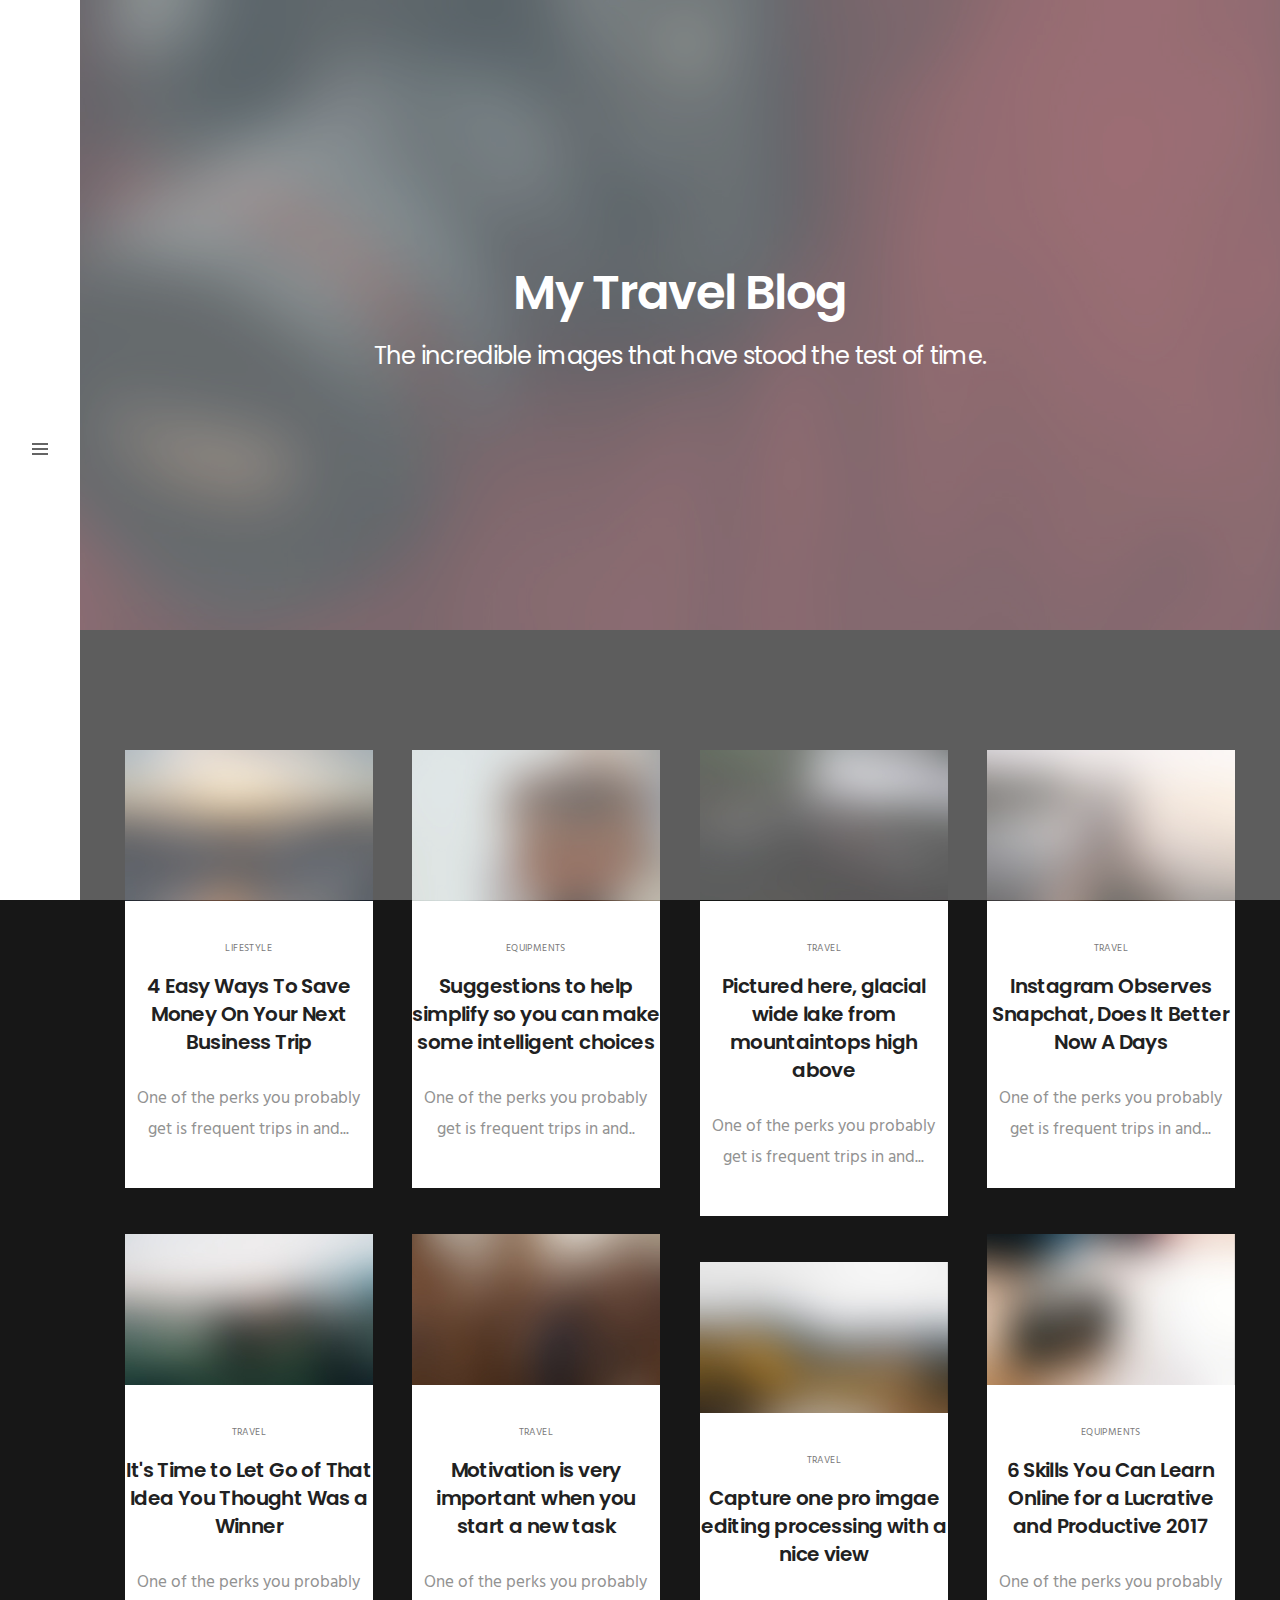
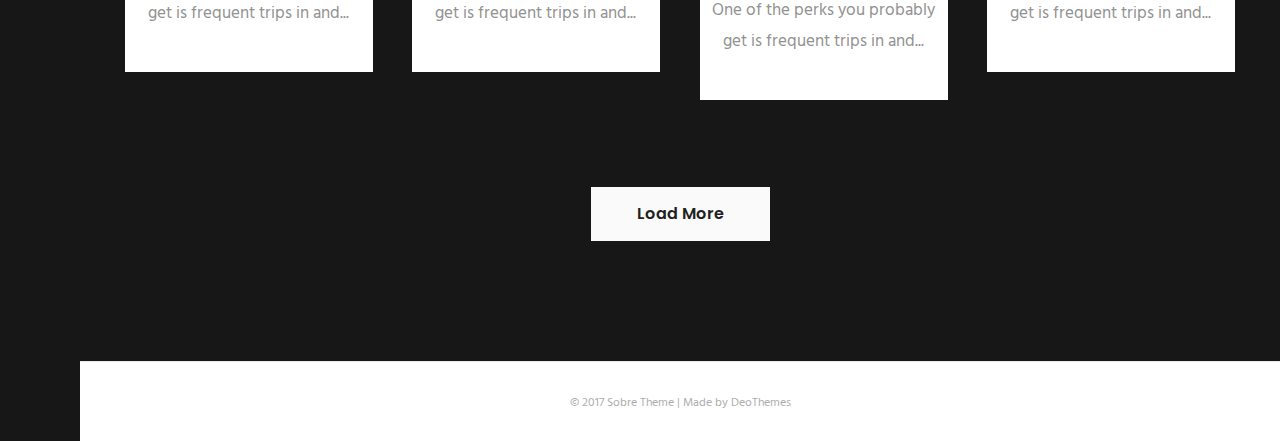
<file: blog-standard.html>
<!DOCTYPE html>
<html lang="en">
<head>
  <title>Sobre | Blog Standard</title>

  <meta charset="utf-8">
  <!--[if IE]><meta http-equiv='X-UA-Compatible' content='IE=edge,chrome=1'><![endif]-->
  <meta name="viewport" content="width=device-width, initial-scale=1, maximum-scale=1">
  <meta name="description" content="">
  
  <!-- Google Fonts -->
  <link href='https://fonts.googleapis.com/css?family=Poppins:400,600%7CHind:400,400i,700' rel='stylesheet'>

  <!-- Css -->
  <link rel="stylesheet" href="css/bootstrap.min.css" />
  <link rel="stylesheet" href="css/font-icons.css" />
  <link rel="stylesheet" href="css/sliders.css" />
  <link rel="stylesheet" href="css/style.css" />

  <!-- Favicons -->
  <link rel="shortcut icon" href="img/favicon.ico">
  <link rel="apple-touch-icon" href="img/apple-touch-icon.png">
  <link rel="apple-touch-icon" sizes="72x72" href="img/apple-touch-icon-72x72.png">
  <link rel="apple-touch-icon" sizes="114x114" href="img/apple-touch-icon-114x114.png">

</head>

<body class="relative">

  <!-- Preloader -->
  <div class="loader-mask">
    <div class="loader"></div>
  </div>
  
  <!-- Navigation -->
  <header class="nav-type-1">
    <nav class="navbar">
      <div class="header-wrap relative">

        <div class="navbar-header">
          <button type="button" class="navbar-toggle" data-toggle="collapse" data-target="#navbar-collapse">
            <span class="sr-only">Toggle navigation</span>
            <span class="icon-bar"></span>
            <span class="icon-bar"></span>
            <span class="icon-bar"></span>
          </button>

          <!-- Logo -->
          <div class="logo-container">
            <div class="logo-wrap">
              <a href="index.html">
                <img class="logo" src="img/logo_dark.png" alt="logo">
              </a>
            </div>
          </div>
        </div> <!-- end navbar-header -->

        <div class="nav-wrap">
          <div class="collapse navbar-collapse" id="navbar-collapse">
            
            <ul class="nav navbar-nav">

              <li class="nav-item-toggle active">
                <a href="#">Home</a>
                <ul class="nav-item-submenu">
                  <li><a href="index.html">Animated Image</a></li>
                  <li><a href="index-vertical-slider.html">Vertical Slider</a></li>
                  <li><a href="index-youtube-video.html">Youtube Video</a></li>
                  <li><a href="index-vimeo-video.html">Vimeo Video</a></li>
                  <li><a href="index-html-video.html">HTML5 Video</a></li>
                  <li><a href="index-creative.html">Creative Hover</a></li>
                  <li><a href="index-thumbnails-slider.html">Thumbnails Slider</a></li>
                  <li><a href="index-masonry-grid.html">Masonry Grid</a></li>
                  <li><a href="index-mixed-width-grid.html">Mixed Width Grid</a></li>
                  <li><a href="index-standard-grid.html">Standard Grid</a></li>
                  <li><a href="index-slider.html">Slider</a></li>
                  <li><a href="index-kenburns.html">Kenburns</a></li>
                  <li><a href="index-black-and-white.html">Black &amp; White</a></li>
                  <li><a href="index-dark.html">Dark Scheme</a></li>
                </ul>
              </li>
              <li>
                <a href="about.html">About Me</a>
              </li>
              <li class="nav-item-toggle">
                <a href="#">Gallery</a>
                <ul class="nav-item-submenu">
                  <li><a href="gallery-5-cols.html">5 Columns</a></li>
                  <li><a href="gallery-4-cols.html">4 Columns</a></li>
                  <li><a href="gallery-3-cols.html">3 Columns</a></li>
                  <li><a href="gallery-2-cols.html">2 Columns</a></li>
                  <li><a href="gallery-albums.html">Albums</a></li>
                  <li><a href="gallery-single.html">Single Page</a></li>
                </ul>
              </li>                        
              <li class="nav-item-toggle">
                <a href="#">Blog</a>
                <ul class="nav-item-submenu">
                  <li><a href="blog-standard.html">Standard</a></li>
                  <li><a href="blog-single.html">Single Post</a></li>
                </ul>
              </li>
              <li>
                <a href="contact.html">Contact</a>
              </li>
              <li>
                <!-- Mobile social icons -->
                <div class="social-icons on-mobile nobase dark clearfix hidden-lg hidden-md">
                  <a href="#"><i class="ui-instagram"></i></a>
                  <a href="#"><i class="ui-facebook"></i></a>            
                  <a href="#"><i class="ui-twitter"></i></a>
                  <a href="#"><i class="ui-vimeo"></i></a>
                </div>
              </li>
              
            </ul>
          </div>
        </div> <!-- end nav-wrap -->

        <!-- Social icons -->
        <div class="social-icons nobase dark clearfix hidden-sm hidden-xs">
          <a href="#"><i class="ui-instagram"></i></a>
          <a href="#"><i class="ui-facebook"></i></a>            
          <a href="#"><i class="ui-twitter"></i></a>
          <a href="#"><i class="ui-vimeo"></i></a>
        </div>
        
      </div> <!-- end header wrap -->


      <!-- Nav trigger -->
      <div id="nav-trigger">
        <div id="nav-icon">
          <div class="nav-icon-inner">
            <div id="nav-icon-trigger" class="nav-icon-trigger">
              <span></span>
              <span></span>
              <span></span>
              <span></span>
            </div>
          </div>
        </div>
      </div> <!-- end nav trigger -->

    </nav> <!-- end navbar -->
  </header>

  <!-- Main -->
  <main class="main-wrapper oh pl-80">

    <!-- Page Title -->
    <section class="page-title text-center" style="background-image: url(img/page_title/blog_title_bg.jpg);">
      <div class="container relative clearfix">
        <div class="title-holder">
          <div class="title-text">
            <h1>My Travel Blog</h1>
            <h2 class="subheading">The incredible images that have stood the test of time.</h2>
          </div>
        </div>
      </div>
    </section> <!-- end page title -->

    <!-- Blog -->
    <section class="section-wrap">
      <div class="container-fluid semi-fluid">      
        <div class="row blog-content">

          <div id="isotope-grid" class="works-grid grid-4-col gutter">

            <article class="work-item">
              <div class="entry-item">
                <div class="entry-img">
                  <a href="blog-single.html" class="hover-scale">
                    <img src="img/blog/blog_1.jpg" alt="">
                  </a>
                </div>
                <div class="entry-wrap">
                  <div class="entry">
                    <div class="entry-meta">
                      <a href="#" class="entry-category">Lifestyle</a>
                    </div>
                    <h2 class="entry-title"><a href="blog-single.html">4 Easy Ways To Save Money On Your Next Business Trip</a></h2>
                    <p>One of the perks you probably get is frequent trips in and...</p>
                  </div>
                </div>                
              </div>
            </article> <!-- end post -->

            <article class="work-item">
              <div class="entry-item">
                <div class="entry-img">
                  <a href="blog-single.html" class="hover-scale">
                    <img src="img/blog/blog_2.jpg" alt="">
                  </a>
                </div>
                <div class="entry-wrap">
                  <div class="entry">
                    <div class="entry-meta">
                      <a href="#" class="entry-category">equipments</a>
                    </div>
                    <h2 class="entry-title"><a href="blog-single.html">Suggestions to help simplify so you can make some intelligent choices</a></h2>
                    <p>One of the perks you probably get is frequent trips in and..</p>
                  </div>
                </div>               
              </div>
            </article> <!-- end post -->

            <article class="work-item">
              <div class="entry-item">
                <div class="entry-img">
                  <a href="blog-single.html" class="hover-scale">
                    <img src="img/blog/blog_3.jpg" alt="">
                  </a>
                </div>
                <div class="entry-wrap">
                  <div class="entry">
                    <div class="entry-meta">
                      <a href="#" class="entry-category">travel</a>
                    </div>
                    <h2 class="entry-title"><a href="blog-single.html">Pictured here, glacial wide lake from mountaintops high above</a></h2>
                    <p>One of the perks you probably get is frequent trips in and...</p>
                  </div>
                </div>                
              </div>
            </article> <!-- end post -->

            <article class="work-item">
              <div class="entry-item">
                <div class="entry-img">
                  <a href="blog-single.html" class="hover-scale">
                    <img src="img/blog/blog_4.jpg" alt="">
                  </a>
                </div>
                <div class="entry-wrap">
                  <div class="entry">
                    <div class="entry-meta">
                      <a href="#" class="entry-category">travel</a>
                    </div>
                    <h2 class="entry-title"><a href="blog-single.html">Instagram Observes Snapchat, Does It Better Now A Days</a></h2>
                    <p>One of the perks you probably get is frequent trips in and...</p>
                  </div>
                </div>                
              </div>
            </article> <!-- end post -->

            <article class="work-item">
              <div class="entry-item">
                <div class="entry-img">
                  <a href="blog-single.html" class="hover-scale">
                    <img src="img/blog/blog_5.jpg" alt="">
                  </a>
                </div>
                <div class="entry-wrap">
                  <div class="entry">
                    <div class="entry-meta">
                      <a href="#" class="entry-category">travel</a>
                    </div>
                    <h2 class="entry-title"><a href="blog-single.html">It's Time to Let Go of That Idea You Thought Was a Winner</a></h2>
                    <p>One of the perks you probably get is frequent trips in and...</p>
                  </div>
                </div>                
              </div>
            </article> <!-- end post -->

            <article class="work-item">
              <div class="entry-item">
                <div class="entry-img">
                  <a href="blog-single.html" class="hover-scale">
                    <img src="img/blog/blog_6.jpg" alt="">
                  </a>
                </div>
                <div class="entry-wrap">
                  <div class="entry">
                    <div class="entry-meta">
                      <a href="#" class="entry-category">travel</a>
                    </div>
                    <h2 class="entry-title"><a href="blog-single.html">Motivation is very important when you start a new task</a></h2>
                    <p>One of the perks you probably get is frequent trips in and...</p>
                  </div>
                </div>               
              </div>
            </article> <!-- end post -->

            <article class="work-item">
              <div class="entry-item">
                <div class="entry-img">
                  <a href="blog-single.html" class="hover-scale">
                    <img src="img/blog/blog_7.jpg" alt="">
                  </a>
                </div>
                <div class="entry-wrap">
                  <div class="entry">
                    <div class="entry-meta">
                      <a href="#" class="entry-category">equipments</a>
                    </div>
                    <h2 class="entry-title"><a href="blog-single.html">6 Skills You Can Learn Online for a Lucrative and Productive 2017</a></h2>
                    <p>One of the perks you probably get is frequent trips in and...</p>
                  </div>
                </div>                
              </div>
            </article> <!-- end post -->

            <article class="work-item">
              <div class="entry-item">
                <div class="entry-img">
                  <a href="blog-single.html" class="hover-scale">
                    <img src="img/blog/blog_8.jpg" alt="">
                  </a>
                </div>
                <div class="entry-wrap">
                  <div class="entry">
                    <div class="entry-meta">
                      <a href="#" class="entry-category">travel</a>
                    </div>
                    <h2 class="entry-title"><a href="blog-single.html">Capture one pro imgae editing processing with a nice view</a></h2>
                    <p>One of the perks you probably get is frequent trips in and...</p>
                  </div>
                </div>                
              </div>
            </article> <!-- end post -->

          </div>

        </div>

        <div class="row mt-40">
          <div class="col-md-12 text-center">
            <a href="#" class="btn btn-lg btn-light" id="load-more"><span>Load More</span></a>
          </div>
        </div>


      </div>
    </section> <!-- end Blog -->


    <!-- Footer -->
    <footer class="footer">
      <div class="bottom-footer bg-white">
        <div class="container">
          <div class="row">
            <div class="col-sm-12 copyright text-center">
              <span>
                &copy; 2017 Sobre Theme | Made by <a href="https://deothemes.com">DeoThemes</a>
              </span>
            </div>
          </div>
        </div>
      </div>
    </footer> <!-- end footer -->



  </main> <!-- end main wrapper -->

  <!-- jQuery Scripts -->
  <script type="text/javascript" src="js/jquery.min.js"></script>
  <script type="text/javascript" src="js/bootstrap.min.js"></script>
  <script type="text/javascript" src="js/plugins.js"></script>  
  <script type="text/javascript" src="js/scripts.js"></script>
    
</body>
</html>
</file>
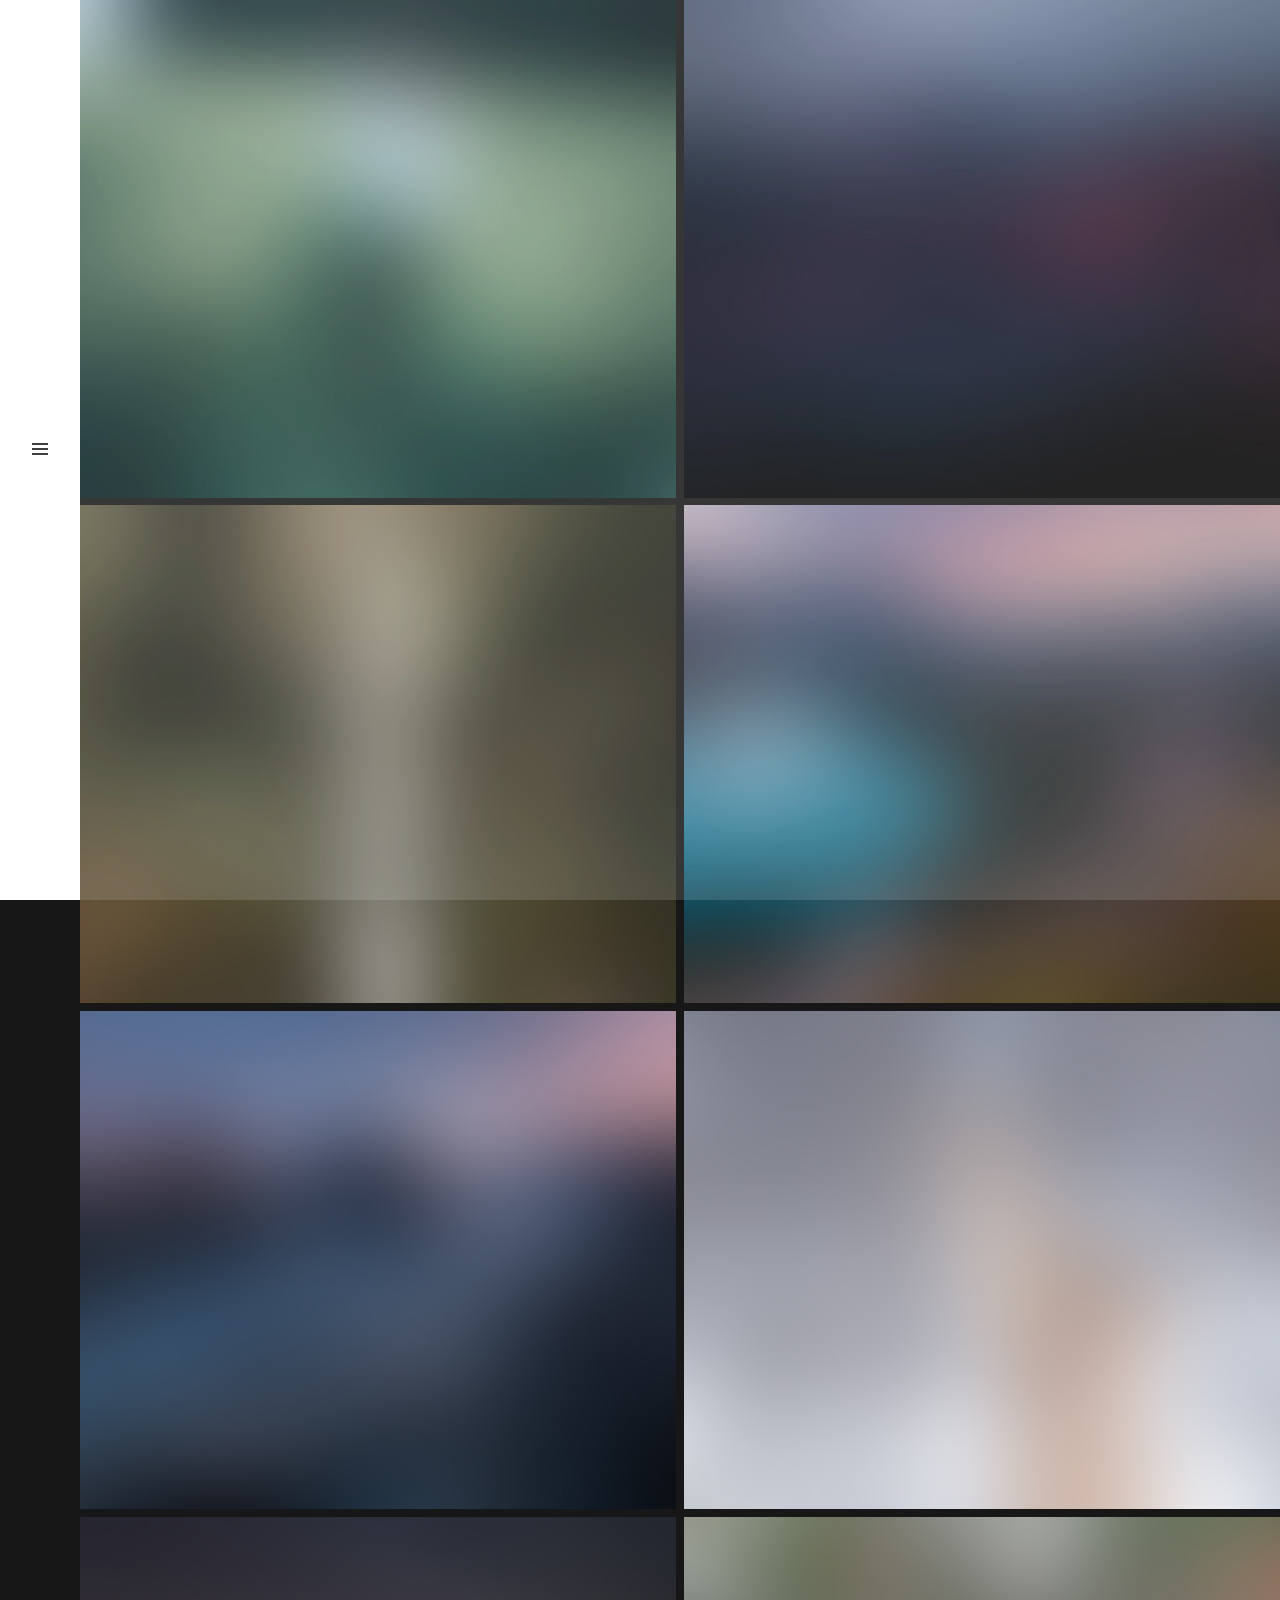
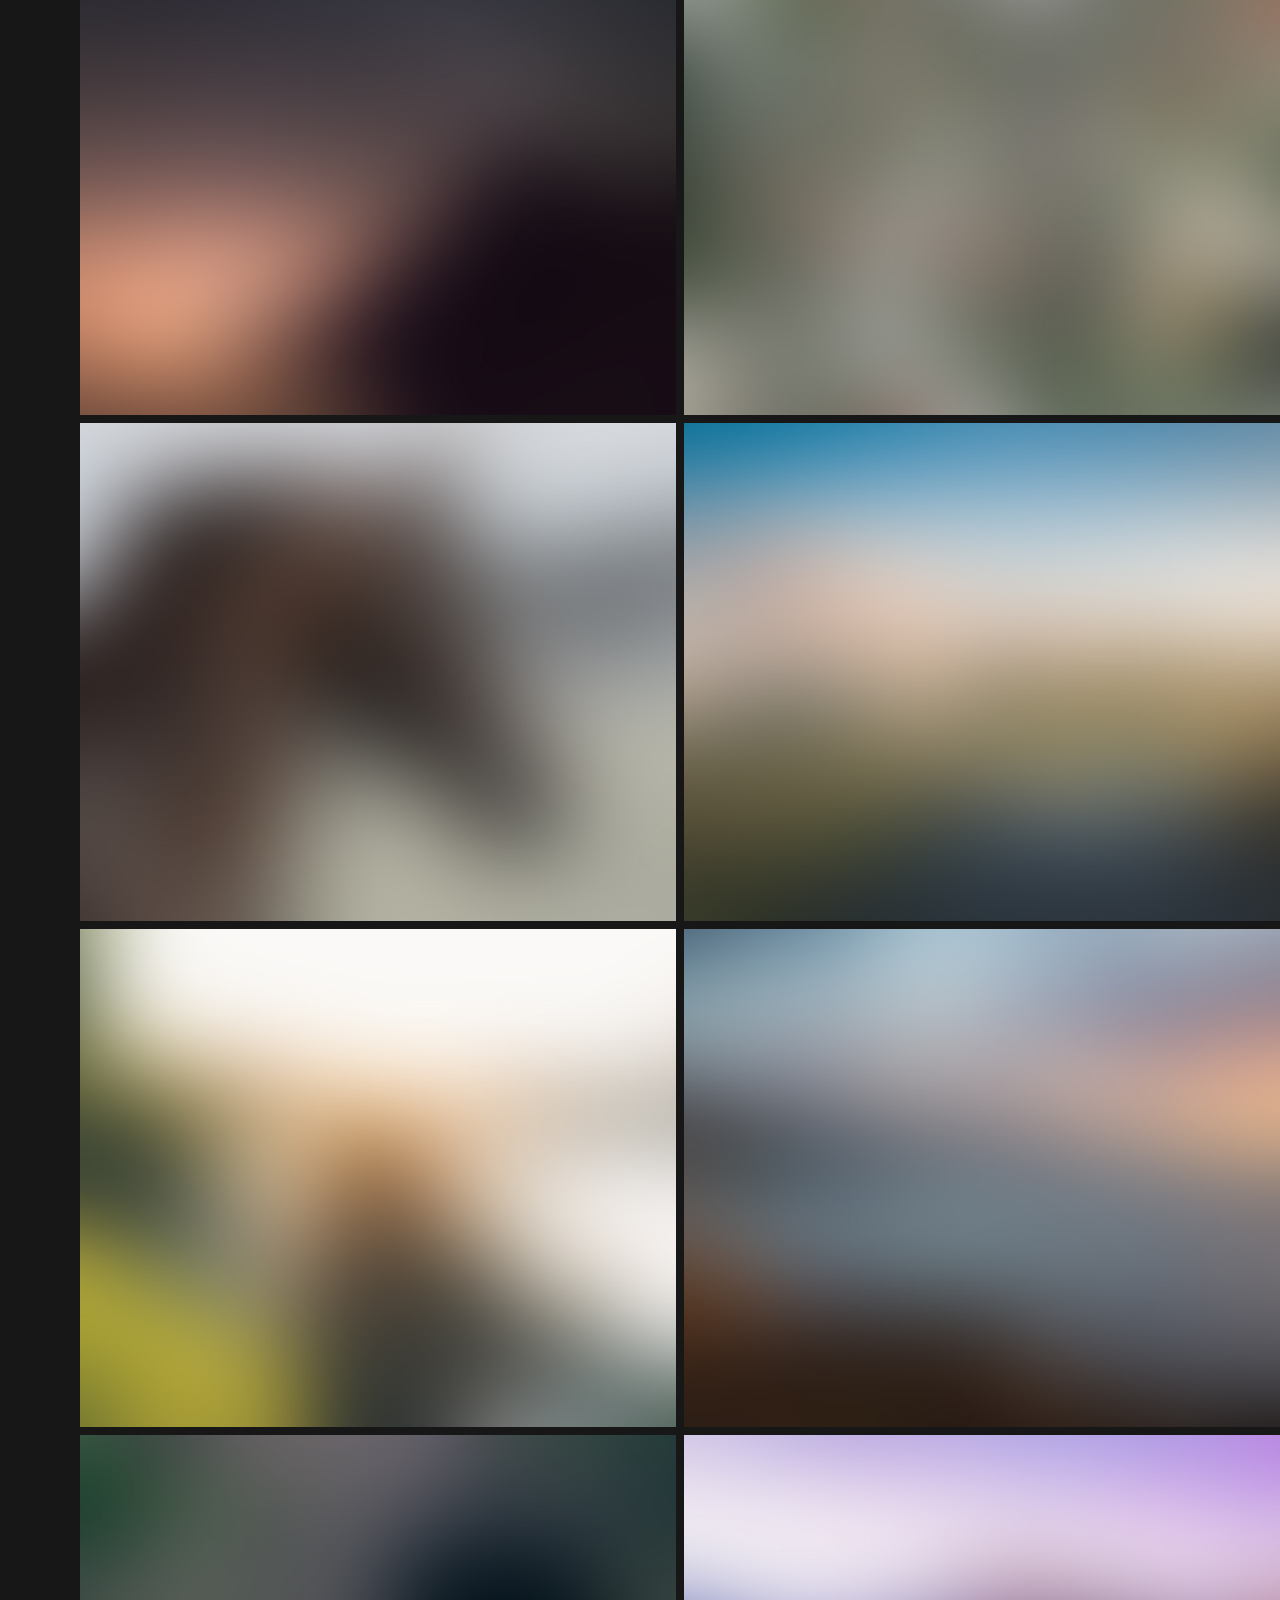
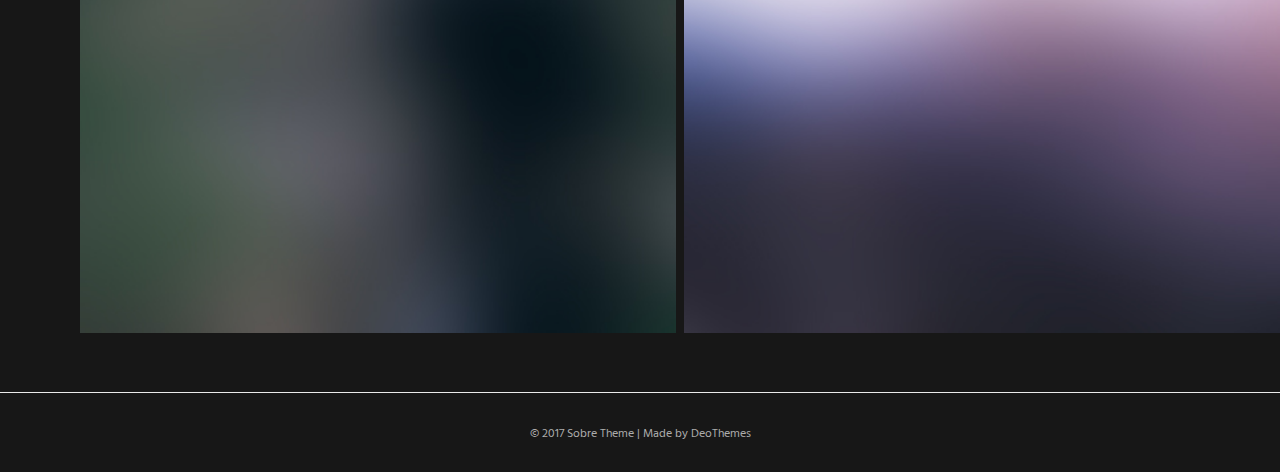
<file: gallery-2-cols.html>
<!DOCTYPE html>
<html lang="en">
<head>
  <title>Sobre | Gallery 2 columns</title>

  <meta charset="utf-8">
  <!--[if IE]><meta http-equiv='X-UA-Compatible' content='IE=edge,chrome=1'><![endif]-->
  <meta name="viewport" content="width=device-width, initial-scale=1, maximum-scale=1">
  <meta name="description" content="">
  
  <!-- Google Fonts -->
  <link href='https://fonts.googleapis.com/css?family=Poppins:400,600%7CHind:400,400i,700' rel='stylesheet'>

  <!-- Css -->
  <link rel="stylesheet" href="css/bootstrap.min.css" />
  <link rel="stylesheet" href="css/font-icons.css" />
  <link rel="stylesheet" href="css/sliders.css" />
  <link rel="stylesheet" href="css/style.css" />

  <!-- Favicons -->
  <link rel="shortcut icon" href="img/favicon.ico">
  <link rel="apple-touch-icon" href="img/apple-touch-icon.png">
  <link rel="apple-touch-icon" sizes="72x72" href="img/apple-touch-icon-72x72.png">
  <link rel="apple-touch-icon" sizes="114x114" href="img/apple-touch-icon-114x114.png">

</head>

<body class="relative">

  <!-- Preloader -->
  <div class="loader-mask">
    <div class="loader"></div>
  </div>
  
  <!-- Navigation -->
  <header class="nav-type-1">
    <nav class="navbar">
      <div class="header-wrap relative">

        <div class="navbar-header">
          <button type="button" class="navbar-toggle" data-toggle="collapse" data-target="#navbar-collapse">
            <span class="sr-only">Toggle navigation</span>
            <span class="icon-bar"></span>
            <span class="icon-bar"></span>
            <span class="icon-bar"></span>
          </button>

          <!-- Logo -->
          <div class="logo-container">
            <div class="logo-wrap">
              <a href="index.html">
                <img class="logo" src="img/logo_dark.png" alt="logo">
              </a>
            </div>
          </div>
        </div> <!-- end navbar-header -->

        <div class="nav-wrap">
          <div class="collapse navbar-collapse" id="navbar-collapse">
            
            <ul class="nav navbar-nav">

              <li class="nav-item-toggle active">
                <a href="#">Home</a>
                <ul class="nav-item-submenu">
                  <li><a href="index.html">Animated Image</a></li>
                  <li><a href="index-vertical-slider.html">Vertical Slider</a></li>
                  <li><a href="index-youtube-video.html">Youtube Video</a></li>
                  <li><a href="index-vimeo-video.html">Vimeo Video</a></li>
                  <li><a href="index-html-video.html">HTML5 Video</a></li>
                  <li><a href="index-creative.html">Creative Hover</a></li>
                  <li><a href="index-thumbnails-slider.html">Thumbnails Slider</a></li>
                  <li><a href="index-masonry-grid.html">Masonry Grid</a></li>
                  <li><a href="index-mixed-width-grid.html">Mixed Width Grid</a></li>
                  <li><a href="index-standard-grid.html">Standard Grid</a></li>
                  <li><a href="index-slider.html">Slider</a></li>
                  <li><a href="index-kenburns.html">Kenburns</a></li>
                  <li><a href="index-black-and-white.html">Black &amp; White</a></li>
                  <li><a href="index-dark.html">Dark Scheme</a></li>
                </ul>
              </li>
              <li>
                <a href="about.html">About Me</a>
              </li>
              <li class="nav-item-toggle">
                <a href="#">Gallery</a>
                <ul class="nav-item-submenu">
                  <li><a href="gallery-5-cols.html">5 Columns</a></li>
                  <li><a href="gallery-4-cols.html">4 Columns</a></li>
                  <li><a href="gallery-3-cols.html">3 Columns</a></li>
                  <li><a href="gallery-2-cols.html">2 Columns</a></li>
                  <li><a href="gallery-albums.html">Albums</a></li>
                  <li><a href="gallery-single.html">Single Page</a></li>
                </ul>
              </li>                        
              <li class="nav-item-toggle">
                <a href="#">Blog</a>
                <ul class="nav-item-submenu">
                  <li><a href="blog-standard.html">Standard</a></li>
                  <li><a href="blog-single.html">Single Post</a></li>
                </ul>
              </li>
              <li>
                <a href="contact.html">Contact</a>
              </li>
              <li>
                <!-- Mobile social icons -->
                <div class="social-icons on-mobile nobase dark clearfix hidden-lg hidden-md">
                  <a href="#"><i class="ui-instagram"></i></a>
                  <a href="#"><i class="ui-facebook"></i></a>            
                  <a href="#"><i class="ui-twitter"></i></a>
                  <a href="#"><i class="ui-vimeo"></i></a>
                </div>
              </li>
              
            </ul>
          </div>
        </div> <!-- end nav-wrap -->

        <!-- Social icons -->
        <div class="social-icons nobase dark clearfix hidden-sm hidden-xs">
          <a href="#"><i class="ui-instagram"></i></a>
          <a href="#"><i class="ui-facebook"></i></a>            
          <a href="#"><i class="ui-twitter"></i></a>
          <a href="#"><i class="ui-vimeo"></i></a>
        </div>
        
      </div> <!-- end header wrap -->


      <!-- Nav trigger -->
      <div id="nav-trigger">
        <div id="nav-icon">
          <div class="nav-icon-inner">
            <div id="nav-icon-trigger" class="nav-icon-trigger">
              <span></span>
              <span></span>
              <span></span>
              <span></span>
            </div>
          </div>
        </div>
      </div> <!-- end nav trigger -->

    </nav> <!-- end navbar -->
  </header>

  <main class="main-wrapper oh">
    <!-- Grid -->
    <section class="section-wrap pl-80 pt-0 pb-50">
      <div class="container-fluid">

        <div class="row">
          <div id="isotope-grid" class="works-grid grid-2-col small-gutter">

            <div class="work-item hover-trigger hover-1">
              <div class="work-container">
                <div class="work-img">
                  <a href="img/portfolio/1.jpg" class="lightbox-img" title="Path in the field">
                    <img src="img/portfolio/1.jpg" alt="">
                    <div class="hover-overlay" data-overlay="5">
                      <div class="work-description">
                        <h3>Path in the field</h3>
                        <span>People</span>
                      </div>
                    </div>
                  </a>              
                </div>                  
              </div> 
            </div> <!-- end work-item -->

            <div class="work-item hover-trigger hover-1">
              <div class="work-container">
                <div class="work-img">
                  <a href="img/portfolio/2.jpg" class="lightbox-img" title="Into The Blue">
                    <img src="img/portfolio/2.jpg" alt="">
                    <div class="hover-overlay" data-overlay="5">
                      <div class="work-description">
                        <h3>Mountain Night View</h3>
                        <span>Nature</span>
                      </div>
                    </div>
                  </a>              
                </div>                  
              </div> 
            </div> <!-- end work-item -->

            <div class="work-item hover-trigger hover-1">
              <div class="work-container">
                <div class="work-img">
                  <a href="img/portfolio/3.jpg" class="lightbox-img" title="Into The Blue">
                    <img src="img/portfolio/3.jpg" alt="">
                    <div class="hover-overlay" data-overlay="5">
                      <div class="work-description">
                        <h3>Water Falls</h3>
                        <span>Nature</span>
                      </div>
                    </div>
                  </a>              
                </div>                  
              </div> 
            </div> <!-- end work-item -->

            <div class="work-item hover-trigger hover-1">
              <div class="work-container">
                <div class="work-img">
                  <a href="img/portfolio/4.jpg" class="lightbox-img" title="Into The Blue">
                    <img src="img/portfolio/4.jpg" alt="">
                    <div class="hover-overlay" data-overlay="5">
                      <div class="work-description">
                        <h3>Overlooking View</h3>
                        <span>People</span>
                      </div>
                    </div>
                  </a>              
                </div>                  
              </div> 
            </div> <!-- end work-item -->

            <div class="work-item hover-trigger hover-1">
              <div class="work-container">
                <div class="work-img">
                  <a href="img/portfolio/5.jpg" class="lightbox-img" title="Into The Blue">
                    <img src="img/portfolio/5.jpg" alt="">
                    <div class="hover-overlay" data-overlay="5">
                      <div class="work-description">
                        <h3>Rocky Road</h3>
                        <span>Nature</span>
                      </div>
                    </div>
                  </a>              
                </div>                  
              </div> 
            </div> <!-- end work-item -->

            <div class="work-item hover-trigger hover-1">
              <div class="work-container">
                <div class="work-img">
                  <a href="https://www.youtube.com/watch?v=MqLrY1rmUUE" class="lightbox-video">
                    <img src="img/portfolio/6.jpg" alt="">
                    <div class="hover-overlay" data-overlay="5">
                      <div class="work-description">
                        <h3>Snow Deer</h3>
                        <span>Video</span>
                      </div>
                    </div>
                  </a>              
                </div>                  
              </div> 
            </div> <!-- end work-item -->

            <div class="work-item hover-trigger hover-1">
              <div class="work-container">
                <div class="work-img">
                  <a href="img/portfolio/7.jpg" class="lightbox-img" title="Into The Blue">
                    <img src="img/portfolio/7.jpg" alt="">
                    <div class="hover-overlay" data-overlay="5">
                      <div class="work-description">
                        <h3>Black Mountain</h3>
                        <span>Nature</span>
                      </div>
                    </div>
                  </a>              
                </div>                  
              </div> 
            </div> <!-- end work-item -->

            <div class="work-item hover-trigger hover-1">
              <div class="work-container">
                <div class="work-img">
                  <a href="img/portfolio/8.jpg" class="lightbox-img" title="Into The Blue">
                    <img src="img/portfolio/8.jpg" alt="">
                    <div class="hover-overlay" data-overlay="5">
                      <div class="work-description">
                        <h3>Sweet Cherries</h3>
                        <span>Nature</span>
                      </div>
                    </div>
                  </a>              
                </div>                  
              </div> 
            </div> <!-- end work-item -->

            <div class="work-item hover-trigger hover-1">
              <div class="work-container">
                <div class="work-img">
                  <a href="img/portfolio/9.jpg" class="lightbox-img" title="Into The Blue">
                    <img src="img/portfolio/9.jpg" alt="">
                    <div class="hover-overlay" data-overlay="5">
                      <div class="work-description">
                        <h3>Riding The Horse</h3>
                        <span>Animals</span>
                      </div>
                    </div>
                  </a>              
                </div>                  
              </div> 
            </div> <!-- end work-item -->

            <div class="work-item hover-trigger hover-1 apps">
              <div class="work-container">
                <div class="work-img">
                  <a href="img/portfolio/10.jpg" class="lightbox-img" title="Into The Blue">
                    <img src="img/portfolio/10.jpg" alt="">
                    <div class="hover-overlay" data-overlay="5">
                      <div class="work-description">
                        <h3>Brazil Island</h3>
                        <span>People</span>
                      </div>
                    </div>
                  </a>              
                </div>                  
              </div> 
            </div> <!-- end work-item -->

            <div class="work-item hover-trigger hover-1">
              <div class="work-container">
                <div class="work-img">
                  <a href="img/portfolio/11.jpg" class="lightbox-img" title="Into The Blue">
                    <img src="img/portfolio/11.jpg" alt="">
                    <div class="hover-overlay" data-overlay="5">
                      <div class="work-description">
                        <h3>Follow Me</h3>
                        <span>People</span>
                      </div>
                    </div>
                  </a>              
                </div>                  
              </div> 
            </div> <!-- end work-item -->

            <div class="work-item hover-trigger hover-1">
              <div class="work-container">
                <div class="work-img">
                  <a href="img/portfolio/12.jpg" class="lightbox-img" title="Into The Blue">
                    <img src="img/portfolio/12.jpg" alt="">
                    <div class="hover-overlay" data-overlay="5">
                      <div class="work-description">
                        <h3>Sunset</h3>
                        <span>Natures</span>
                      </div>
                    </div>
                  </a>              
                </div>                  
              </div> 
            </div> <!-- end work-item -->

            <div class="work-item hover-trigger hover-1">
              <div class="work-container">
                <div class="work-img">
                  <a href="img/portfolio/13.jpg" class="lightbox-img" title="Into The Blue">
                    <img src="img/portfolio/13.jpg" alt="">
                    <div class="hover-overlay" data-overlay="5">
                      <div class="work-description">
                        <h3>Site Seeing</h3>
                        <span>People</span>
                      </div>
                    </div>
                  </a>              
                </div>                  
              </div> 
            </div> <!-- end work-item -->

            <div class="work-item hover-trigger hover-1">
              <div class="work-container">
                <div class="work-img">
                  <a href="img/portfolio/14.jpg" class="lightbox-img" title="Into The Blue">
                    <img src="img/portfolio/14.jpg" alt="">
                    <div class="hover-overlay" data-overlay="5">
                      <div class="work-description">
                        <h3>Philippine Mountain</h3>
                        <span>Nature</span>
                      </div>
                    </div>
                  </a>              
                </div>                  
              </div> 
            </div> <!-- end work-item -->

          </div>  <!-- end portfolio container -->
        </div> <!-- end row -->

      </div>
    </section> <!-- end grid -->
  </main> <!-- end main wrapper -->

  <!-- Footer -->
  <footer class="bottom-footer">
    <div class="container">
      <div class="copyright text-center">
        <span>
          &copy; 2017 Sobre Theme | Made by <a href="https://deothemes.com">DeoThemes</a>
        </span>
      </div> 
    </div>
  </footer> <!-- end footer -->

  <!-- jQuery Scripts -->
  <script type="text/javascript" src="js/jquery.min.js"></script>
  <script type="text/javascript" src="js/bootstrap.min.js"></script>
  <script type="text/javascript" src="js/plugins.js"></script>  
  <script type="text/javascript" src="js/scripts.js"></script>
    
</body>
</html>
</file>
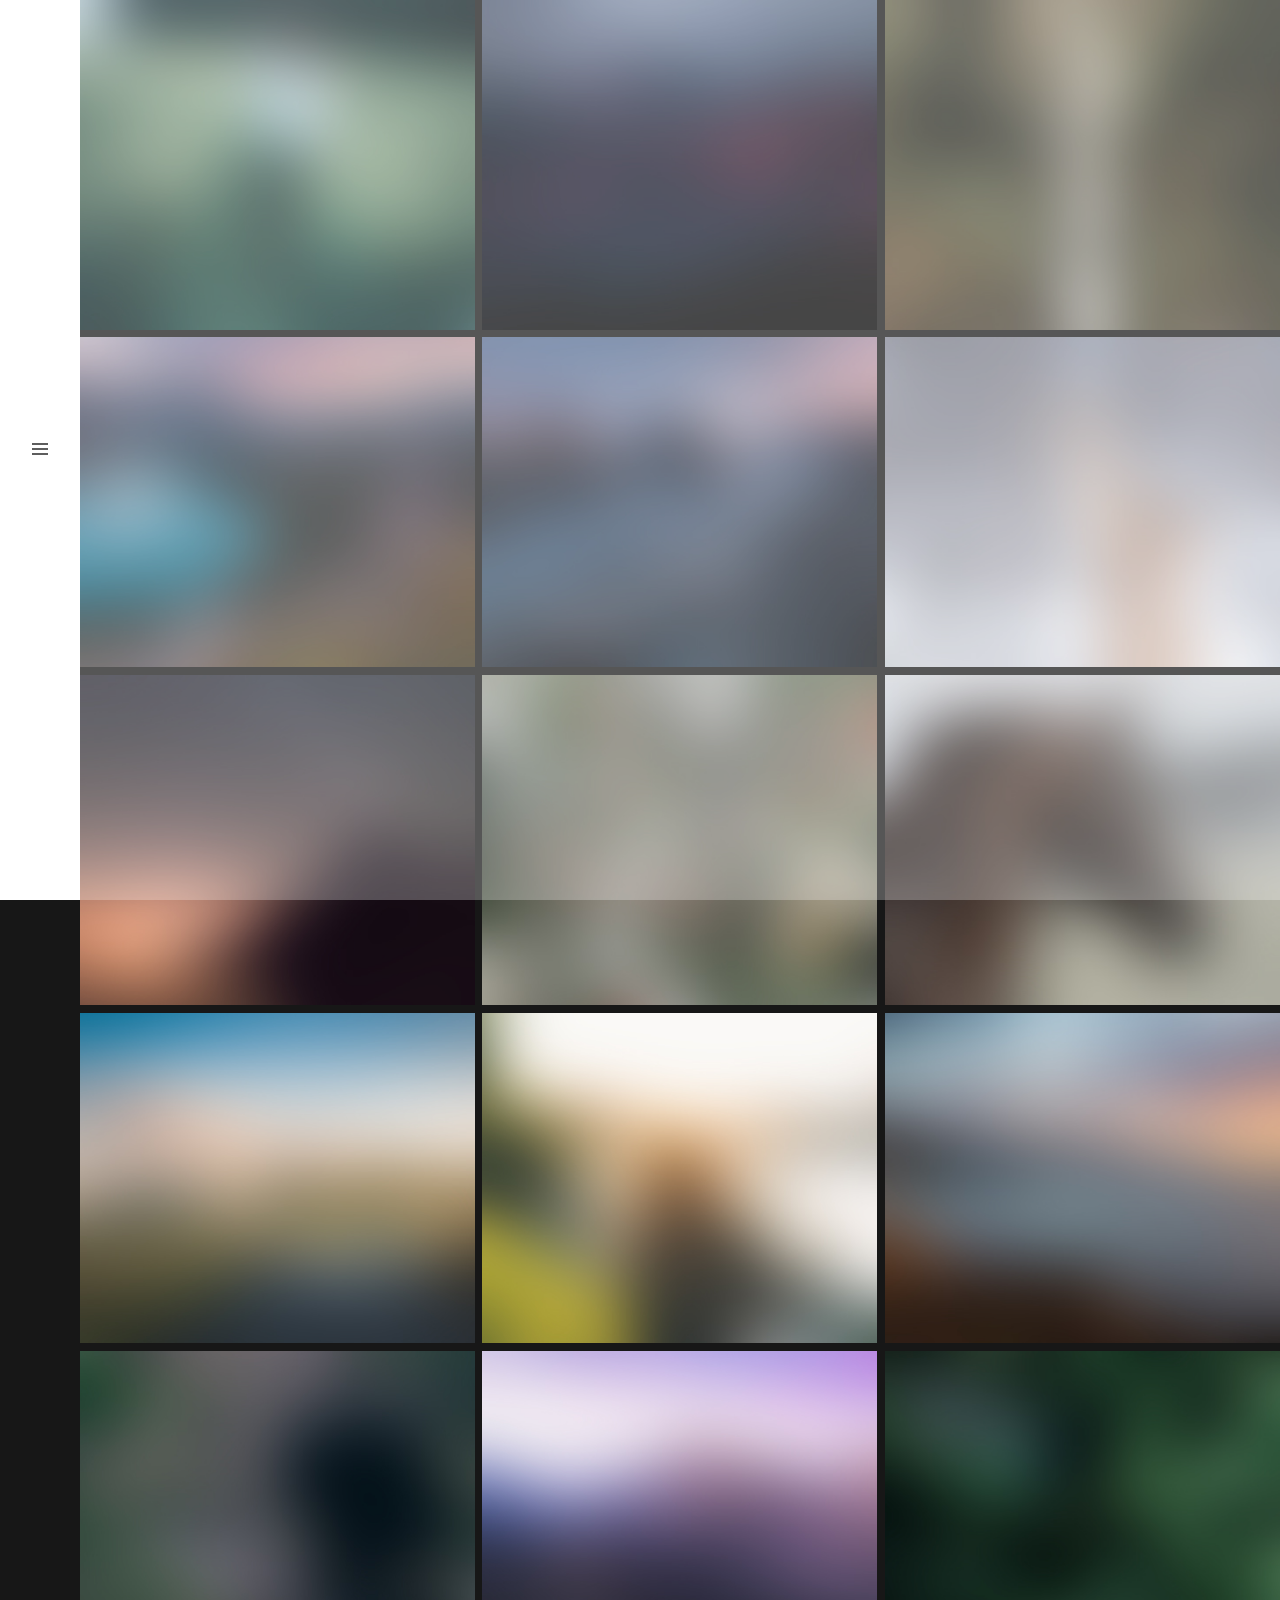
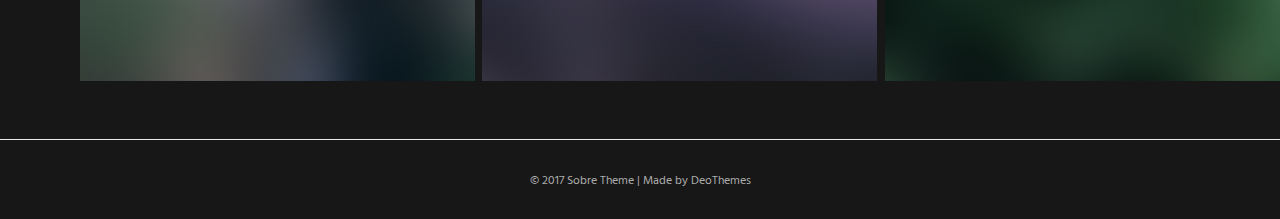
<file: gallery-3-cols.html>
<!DOCTYPE html>
<html lang="en">
<head>
  <title>Sobre | Gallery 3 columns</title>

  <meta charset="utf-8">
  <!--[if IE]><meta http-equiv='X-UA-Compatible' content='IE=edge,chrome=1'><![endif]-->
  <meta name="viewport" content="width=device-width, initial-scale=1, maximum-scale=1">
  <meta name="description" content="">
  
  <!-- Google Fonts -->
  <link href='https://fonts.googleapis.com/css?family=Poppins:400,600%7CHind:400,400i,700' rel='stylesheet'>

  <!-- Css -->
  <link rel="stylesheet" href="css/bootstrap.min.css" />
  <link rel="stylesheet" href="css/font-icons.css" />
  <link rel="stylesheet" href="css/sliders.css" />
  <link rel="stylesheet" href="css/style.css" />

  <!-- Favicons -->
  <link rel="shortcut icon" href="img/favicon.ico">
  <link rel="apple-touch-icon" href="img/apple-touch-icon.png">
  <link rel="apple-touch-icon" sizes="72x72" href="img/apple-touch-icon-72x72.png">
  <link rel="apple-touch-icon" sizes="114x114" href="img/apple-touch-icon-114x114.png">

</head>

<body class="relative">

  <!-- Preloader -->
  <div class="loader-mask">
    <div class="loader"></div>
  </div>
  
  <!-- Navigation -->
  <header class="nav-type-1">
    <nav class="navbar">
      <div class="header-wrap relative">

        <div class="navbar-header">
          <button type="button" class="navbar-toggle" data-toggle="collapse" data-target="#navbar-collapse">
            <span class="sr-only">Toggle navigation</span>
            <span class="icon-bar"></span>
            <span class="icon-bar"></span>
            <span class="icon-bar"></span>
          </button>

          <!-- Logo -->
          <div class="logo-container">
            <div class="logo-wrap">
              <a href="index.html">
                <img class="logo" src="img/logo_dark.png" alt="logo">
              </a>
            </div>
          </div>
        </div> <!-- end navbar-header -->

        <div class="nav-wrap">
          <div class="collapse navbar-collapse" id="navbar-collapse">
            
            <ul class="nav navbar-nav">

              <li class="nav-item-toggle active">
                <a href="#">Home</a>
                <ul class="nav-item-submenu">
                  <li><a href="index.html">Animated Image</a></li>
                  <li><a href="index-vertical-slider.html">Vertical Slider</a></li>
                  <li><a href="index-youtube-video.html">Youtube Video</a></li>
                  <li><a href="index-vimeo-video.html">Vimeo Video</a></li>
                  <li><a href="index-html-video.html">HTML5 Video</a></li>
                  <li><a href="index-creative.html">Creative Hover</a></li>
                  <li><a href="index-thumbnails-slider.html">Thumbnails Slider</a></li>
                  <li><a href="index-masonry-grid.html">Masonry Grid</a></li>
                  <li><a href="index-mixed-width-grid.html">Mixed Width Grid</a></li>
                  <li><a href="index-standard-grid.html">Standard Grid</a></li>
                  <li><a href="index-slider.html">Slider</a></li>
                  <li><a href="index-kenburns.html">Kenburns</a></li>
                  <li><a href="index-black-and-white.html">Black &amp; White</a></li>
                  <li><a href="index-dark.html">Dark Scheme</a></li>
                </ul>
              </li>
              <li>
                <a href="about.html">About Me</a>
              </li>
              <li class="nav-item-toggle">
                <a href="#">Gallery</a>
                <ul class="nav-item-submenu">
                  <li><a href="gallery-5-cols.html">5 Columns</a></li>
                  <li><a href="gallery-4-cols.html">4 Columns</a></li>
                  <li><a href="gallery-3-cols.html">3 Columns</a></li>
                  <li><a href="gallery-2-cols.html">2 Columns</a></li>
                  <li><a href="gallery-albums.html">Albums</a></li>
                  <li><a href="gallery-single.html">Single Page</a></li>
                </ul>
              </li>                        
              <li class="nav-item-toggle">
                <a href="#">Blog</a>
                <ul class="nav-item-submenu">
                  <li><a href="blog-standard.html">Standard</a></li>
                  <li><a href="blog-single.html">Single Post</a></li>
                </ul>
              </li>
              <li>
                <a href="contact.html">Contact</a>
              </li>
              <li>
                <!-- Mobile social icons -->
                <div class="social-icons on-mobile nobase dark clearfix hidden-lg hidden-md">
                  <a href="#"><i class="ui-instagram"></i></a>
                  <a href="#"><i class="ui-facebook"></i></a>            
                  <a href="#"><i class="ui-twitter"></i></a>
                  <a href="#"><i class="ui-vimeo"></i></a>
                </div>
              </li>
              
            </ul>
          </div>
        </div> <!-- end nav-wrap -->

        <!-- Social icons -->
        <div class="social-icons nobase dark clearfix hidden-sm hidden-xs">
          <a href="#"><i class="ui-instagram"></i></a>
          <a href="#"><i class="ui-facebook"></i></a>            
          <a href="#"><i class="ui-twitter"></i></a>
          <a href="#"><i class="ui-vimeo"></i></a>
        </div>
        
      </div> <!-- end header wrap -->


      <!-- Nav trigger -->
      <div id="nav-trigger">
        <div id="nav-icon">
          <div class="nav-icon-inner">
            <div id="nav-icon-trigger" class="nav-icon-trigger">
              <span></span>
              <span></span>
              <span></span>
              <span></span>
            </div>
          </div>
        </div>
      </div> <!-- end nav trigger -->

    </nav> <!-- end navbar -->
  </header>

  <main class="main-wrapper oh">
    <!-- Grid -->
    <section class="section-wrap pl-80 pt-0 pb-50">
      <div class="container-fluid">

        <div class="row">
          <div id="isotope-grid" class="works-grid grid-3-col small-gutter">

            <div class="work-item hover-trigger hover-1">
              <div class="work-container">
                <div class="work-img">
                  <a href="img/portfolio/1.jpg" class="lightbox-img" title="Path in the field">
                    <img src="img/portfolio/1.jpg" alt="">
                    <div class="hover-overlay" data-overlay="5">
                      <div class="work-description">
                        <h3>Path in the field</h3>
                        <span>People</span>
                      </div>
                    </div>
                  </a>              
                </div>                  
              </div> 
            </div> <!-- end work-item -->

            <div class="work-item hover-trigger hover-1">
              <div class="work-container">
                <div class="work-img">
                  <a href="img/portfolio/2.jpg" class="lightbox-img" title="Into The Blue">
                    <img src="img/portfolio/2.jpg" alt="">
                    <div class="hover-overlay" data-overlay="5">
                      <div class="work-description">
                        <h3>Mountain Night View</h3>
                        <span>Nature</span>
                      </div>
                    </div>
                  </a>              
                </div>                  
              </div> 
            </div> <!-- end work-item -->

            <div class="work-item hover-trigger hover-1">
              <div class="work-container">
                <div class="work-img">
                  <a href="img/portfolio/3.jpg" class="lightbox-img" title="Into The Blue">
                    <img src="img/portfolio/3.jpg" alt="">
                    <div class="hover-overlay" data-overlay="5">
                      <div class="work-description">
                        <h3>Water Falls</h3>
                        <span>Nature</span>
                      </div>
                    </div>
                  </a>              
                </div>                  
              </div> 
            </div> <!-- end work-item -->

            <div class="work-item hover-trigger hover-1">
              <div class="work-container">
                <div class="work-img">
                  <a href="img/portfolio/4.jpg" class="lightbox-img" title="Into The Blue">
                    <img src="img/portfolio/4.jpg" alt="">
                    <div class="hover-overlay" data-overlay="5">
                      <div class="work-description">
                        <h3>Overlooking View</h3>
                        <span>People</span>
                      </div>
                    </div>
                  </a>              
                </div>                  
              </div> 
            </div> <!-- end work-item -->

            <div class="work-item hover-trigger hover-1">
              <div class="work-container">
                <div class="work-img">
                  <a href="img/portfolio/5.jpg" class="lightbox-img" title="Into The Blue">
                    <img src="img/portfolio/5.jpg" alt="">
                    <div class="hover-overlay" data-overlay="5">
                      <div class="work-description">
                        <h3>Rocky Road</h3>
                        <span>Nature</span>
                      </div>
                    </div>
                  </a>              
                </div>                  
              </div> 
            </div> <!-- end work-item -->

            <div class="work-item hover-trigger hover-1">
              <div class="work-container">
                <div class="work-img">
                  <a href="https://www.youtube.com/watch?v=MqLrY1rmUUE" class="lightbox-video">
                    <img src="img/portfolio/6.jpg" alt="">
                    <div class="hover-overlay" data-overlay="5">
                      <div class="work-description">
                        <h3>Snow Deer</h3>
                        <span>Video</span>
                      </div>
                    </div>
                  </a>              
                </div>                  
              </div> 
            </div> <!-- end work-item -->

            <div class="work-item hover-trigger hover-1">
              <div class="work-container">
                <div class="work-img">
                  <a href="img/portfolio/7.jpg" class="lightbox-img" title="Into The Blue">
                    <img src="img/portfolio/7.jpg" alt="">
                    <div class="hover-overlay" data-overlay="5">
                      <div class="work-description">
                        <h3>Black Mountain</h3>
                        <span>Nature</span>
                      </div>
                    </div>
                  </a>              
                </div>                  
              </div> 
            </div> <!-- end work-item -->

            <div class="work-item hover-trigger hover-1">
              <div class="work-container">
                <div class="work-img">
                  <a href="img/portfolio/8.jpg" class="lightbox-img" title="Into The Blue">
                    <img src="img/portfolio/8.jpg" alt="">
                    <div class="hover-overlay" data-overlay="5">
                      <div class="work-description">
                        <h3>Sweet Cherries</h3>
                        <span>Nature</span>
                      </div>
                    </div>
                  </a>              
                </div>                  
              </div> 
            </div> <!-- end work-item -->

            <div class="work-item hover-trigger hover-1">
              <div class="work-container">
                <div class="work-img">
                  <a href="img/portfolio/9.jpg" class="lightbox-img" title="Into The Blue">
                    <img src="img/portfolio/9.jpg" alt="">
                    <div class="hover-overlay" data-overlay="5">
                      <div class="work-description">
                        <h3>Riding The Horse</h3>
                        <span>Animals</span>
                      </div>
                    </div>
                  </a>              
                </div>                  
              </div> 
            </div> <!-- end work-item -->

            <div class="work-item hover-trigger hover-1">
              <div class="work-container">
                <div class="work-img">
                  <a href="img/portfolio/10.jpg" class="lightbox-img" title="Into The Blue">
                    <img src="img/portfolio/10.jpg" alt="">
                    <div class="hover-overlay" data-overlay="5">
                      <div class="work-description">
                        <h3>Brazil Island</h3>
                        <span>People</span>
                      </div>
                    </div>
                  </a>              
                </div>                  
              </div> 
            </div> <!-- end work-item -->

            <div class="work-item hover-trigger hover-1">
              <div class="work-container">
                <div class="work-img">
                  <a href="img/portfolio/11.jpg" class="lightbox-img" title="Into The Blue">
                    <img src="img/portfolio/11.jpg" alt="">
                    <div class="hover-overlay" data-overlay="5">
                      <div class="work-description">
                        <h3>Follow Me</h3>
                        <span>People</span>
                      </div>
                    </div>
                  </a>              
                </div>                  
              </div> 
            </div> <!-- end work-item -->

            <div class="work-item hover-trigger hover-1">
              <div class="work-container">
                <div class="work-img">
                  <a href="img/portfolio/12.jpg" class="lightbox-img" title="Into The Blue">
                    <img src="img/portfolio/12.jpg" alt="">
                    <div class="hover-overlay" data-overlay="5">
                      <div class="work-description">
                        <h3>Sunset</h3>
                        <span>Natures</span>
                      </div>
                    </div>
                  </a>              
                </div>                  
              </div> 
            </div> <!-- end work-item -->

            <div class="work-item hover-trigger hover-1">
              <div class="work-container">
                <div class="work-img">
                  <a href="img/portfolio/13.jpg" class="lightbox-img" title="Into The Blue">
                    <img src="img/portfolio/13.jpg" alt="">
                    <div class="hover-overlay" data-overlay="5">
                      <div class="work-description">
                        <h3>Site Seeing</h3>
                        <span>People</span>
                      </div>
                    </div>
                  </a>              
                </div>                  
              </div> 
            </div> <!-- end work-item -->

            <div class="work-item hover-trigger hover-1">
              <div class="work-container">
                <div class="work-img">
                  <a href="img/portfolio/14.jpg" class="lightbox-img" title="Into The Blue">
                    <img src="img/portfolio/14.jpg" alt="">
                    <div class="hover-overlay" data-overlay="5">
                      <div class="work-description">
                        <h3>Philippine Mountain</h3>
                        <span>Nature</span>
                      </div>
                    </div>
                  </a>              
                </div>                  
              </div> 
            </div> <!-- end work-item -->

            <div class="work-item hover-trigger hover-1">
              <div class="work-container">
                <div class="work-img">
                  <a href="img/portfolio/15.jpg" class="lightbox-img" title="Into The Blue">
                    <img src="img/portfolio/15.jpg" alt="">
                    <div class="hover-overlay" data-overlay="5">
                      <div class="work-description">
                        <h3>Green Forest</h3>
                        <span>Nature</span>
                      </div>
                    </div>
                  </a>              
                </div>                  
              </div> 
            </div> <!-- end work-item -->

          </div>  <!-- end portfolio container -->
        </div> <!-- end row -->

      </div>
    </section> <!-- end grid -->
  </main> <!-- end main wrapper -->

  <!-- Footer -->
  <footer class="bottom-footer">
    <div class="container">
      <div class="copyright text-center">
        <span>
          &copy; 2017 Sobre Theme | Made by <a href="https://deothemes.com">DeoThemes</a>
        </span>
      </div> 
    </div>
  </footer> <!-- end footer -->

  <!-- jQuery Scripts -->
  <script type="text/javascript" src="js/jquery.min.js"></script>
  <script type="text/javascript" src="js/bootstrap.min.js"></script>
  <script type="text/javascript" src="js/plugins.js"></script>  
  <script type="text/javascript" src="js/scripts.js"></script>
    
</body>
</html>
</file>
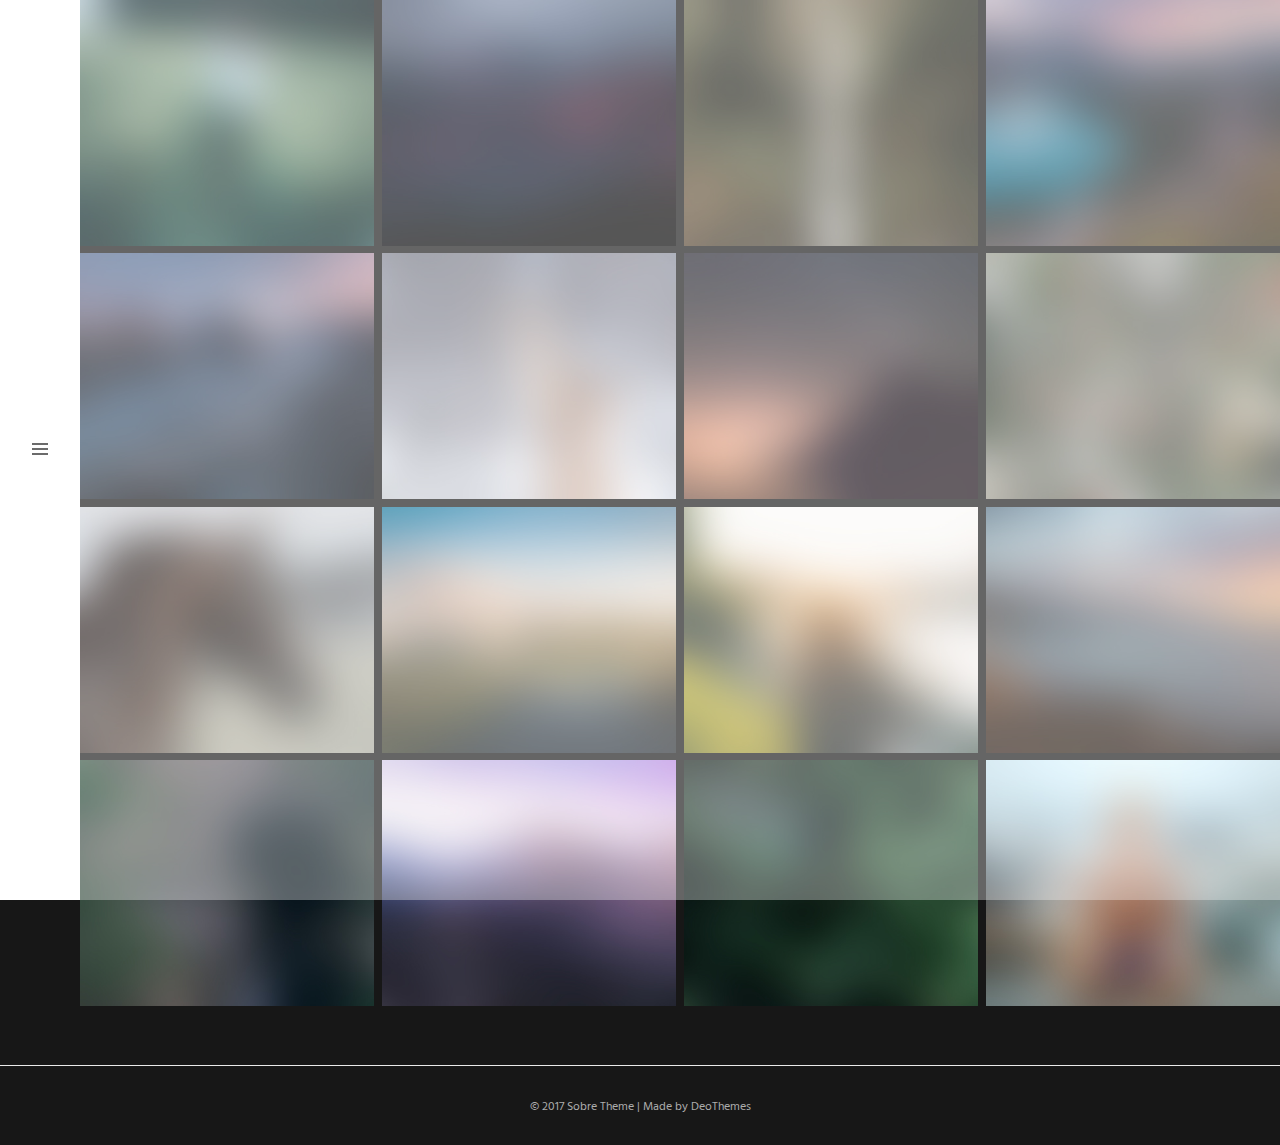
<file: gallery-4-cols.html>
<!DOCTYPE html>
<html lang="en">
<head>
  <title>Sobre | Gallery 4 columns</title>

  <meta charset="utf-8">
  <!--[if IE]><meta http-equiv='X-UA-Compatible' content='IE=edge,chrome=1'><![endif]-->
  <meta name="viewport" content="width=device-width, initial-scale=1, maximum-scale=1">
  <meta name="description" content="">
  
  <!-- Google Fonts -->
  <link href='https://fonts.googleapis.com/css?family=Poppins:400,600%7CHind:400,400i,700' rel='stylesheet'>

  <!-- Css -->
  <link rel="stylesheet" href="css/bootstrap.min.css" />
  <link rel="stylesheet" href="css/font-icons.css" />
  <link rel="stylesheet" href="css/sliders.css" />
  <link rel="stylesheet" href="css/style.css" />

  <!-- Favicons -->
  <link rel="shortcut icon" href="img/favicon.ico">
  <link rel="apple-touch-icon" href="img/apple-touch-icon.png">
  <link rel="apple-touch-icon" sizes="72x72" href="img/apple-touch-icon-72x72.png">
  <link rel="apple-touch-icon" sizes="114x114" href="img/apple-touch-icon-114x114.png">

</head>

<body class="relative">

  <!-- Preloader -->
  <div class="loader-mask">
    <div class="loader"></div>
  </div>
  
  <!-- Navigation -->
  <header class="nav-type-1">
    <nav class="navbar">
      <div class="header-wrap relative">

        <div class="navbar-header">
          <button type="button" class="navbar-toggle" data-toggle="collapse" data-target="#navbar-collapse">
            <span class="sr-only">Toggle navigation</span>
            <span class="icon-bar"></span>
            <span class="icon-bar"></span>
            <span class="icon-bar"></span>
          </button>

          <!-- Logo -->
          <div class="logo-container">
            <div class="logo-wrap">
              <a href="index.html">
                <img class="logo" src="img/logo_dark.png" alt="logo">
              </a>
            </div>
          </div>
        </div> <!-- end navbar-header -->

        <div class="nav-wrap">
          <div class="collapse navbar-collapse" id="navbar-collapse">
            
            <ul class="nav navbar-nav">

              <li class="nav-item-toggle active">
                <a href="#">Home</a>
                <ul class="nav-item-submenu">
                  <li><a href="index.html">Animated Image</a></li>
                  <li><a href="index-vertical-slider.html">Vertical Slider</a></li>
                  <li><a href="index-youtube-video.html">Youtube Video</a></li>
                  <li><a href="index-vimeo-video.html">Vimeo Video</a></li>
                  <li><a href="index-html-video.html">HTML5 Video</a></li>
                  <li><a href="index-creative.html">Creative Hover</a></li>
                  <li><a href="index-thumbnails-slider.html">Thumbnails Slider</a></li>
                  <li><a href="index-masonry-grid.html">Masonry Grid</a></li>
                  <li><a href="index-mixed-width-grid.html">Mixed Width Grid</a></li>
                  <li><a href="index-standard-grid.html">Standard Grid</a></li>
                  <li><a href="index-slider.html">Slider</a></li>
                  <li><a href="index-kenburns.html">Kenburns</a></li>
                  <li><a href="index-black-and-white.html">Black &amp; White</a></li>
                  <li><a href="index-dark.html">Dark Scheme</a></li>
                </ul>
              </li>
              <li>
                <a href="about.html">About Me</a>
              </li>
              <li class="nav-item-toggle">
                <a href="#">Gallery</a>
                <ul class="nav-item-submenu">
                  <li><a href="gallery-5-cols.html">5 Columns</a></li>
                  <li><a href="gallery-4-cols.html">4 Columns</a></li>
                  <li><a href="gallery-3-cols.html">3 Columns</a></li>
                  <li><a href="gallery-2-cols.html">2 Columns</a></li>
                  <li><a href="gallery-albums.html">Albums</a></li>
                  <li><a href="gallery-single.html">Single Page</a></li>
                </ul>
              </li>                        
              <li class="nav-item-toggle">
                <a href="#">Blog</a>
                <ul class="nav-item-submenu">
                  <li><a href="blog-standard.html">Standard</a></li>
                  <li><a href="blog-single.html">Single Post</a></li>
                </ul>
              </li>
              <li>
                <a href="contact.html">Contact</a>
              </li>
              <li>
                <!-- Mobile social icons -->
                <div class="social-icons on-mobile nobase dark clearfix hidden-lg hidden-md">
                  <a href="#"><i class="ui-instagram"></i></a>
                  <a href="#"><i class="ui-facebook"></i></a>            
                  <a href="#"><i class="ui-twitter"></i></a>
                  <a href="#"><i class="ui-vimeo"></i></a>
                </div>
              </li>
              
            </ul>
          </div>
        </div> <!-- end nav-wrap -->

        <!-- Social icons -->
        <div class="social-icons nobase dark clearfix hidden-sm hidden-xs">
          <a href="#"><i class="ui-instagram"></i></a>
          <a href="#"><i class="ui-facebook"></i></a>            
          <a href="#"><i class="ui-twitter"></i></a>
          <a href="#"><i class="ui-vimeo"></i></a>
        </div>
        
      </div> <!-- end header wrap -->


      <!-- Nav trigger -->
      <div id="nav-trigger">
        <div id="nav-icon">
          <div class="nav-icon-inner">
            <div id="nav-icon-trigger" class="nav-icon-trigger">
              <span></span>
              <span></span>
              <span></span>
              <span></span>
            </div>
          </div>
        </div>
      </div> <!-- end nav trigger -->

    </nav> <!-- end navbar -->
  </header>

  <main class="main-wrapper oh">
    <!-- Grid -->
    <section class="section-wrap pl-80 pt-0 pb-50">
      <div class="container-fluid">

        <div class="row">
          <div id="isotope-grid" class="works-grid grid-4-col small-gutter">

            <div class="work-item hover-trigger hover-1">
              <div class="work-container">
                <div class="work-img">
                  <a href="img/portfolio/1.jpg" class="lightbox-img" title="Path in the field">
                    <img src="img/portfolio/1.jpg" alt="">
                    <div class="hover-overlay" data-overlay="5">
                      <div class="work-description">
                        <h3>Path in the field</h3>
                        <span>People</span>
                      </div>
                    </div>
                  </a>              
                </div>                  
              </div> 
            </div> <!-- end work-item -->

            <div class="work-item hover-trigger hover-1">
              <div class="work-container">
                <div class="work-img">
                  <a href="img/portfolio/2.jpg" class="lightbox-img" title="Into The Blue">
                    <img src="img/portfolio/2.jpg" alt="">
                    <div class="hover-overlay" data-overlay="5">
                      <div class="work-description">
                        <h3>Mountain Night View</h3>
                        <span>Nature</span>
                      </div>
                    </div>
                  </a>              
                </div>                  
              </div> 
            </div> <!-- end work-item -->

            <div class="work-item hover-trigger hover-1">
              <div class="work-container">
                <div class="work-img">
                  <a href="img/portfolio/3.jpg" class="lightbox-img" title="Into The Blue">
                    <img src="img/portfolio/3.jpg" alt="">
                    <div class="hover-overlay" data-overlay="5">
                      <div class="work-description">
                        <h3>Water Falls</h3>
                        <span>Nature</span>
                      </div>
                    </div>
                  </a>              
                </div>                  
              </div> 
            </div> <!-- end work-item -->

            <div class="work-item hover-trigger hover-1">
              <div class="work-container">
                <div class="work-img">
                  <a href="img/portfolio/4.jpg" class="lightbox-img" title="Into The Blue">
                    <img src="img/portfolio/4.jpg" alt="">
                    <div class="hover-overlay" data-overlay="5">
                      <div class="work-description">
                        <h3>Overlooking View</h3>
                        <span>People</span>
                      </div>
                    </div>
                  </a>              
                </div>                  
              </div> 
            </div> <!-- end work-item -->

            <div class="work-item hover-trigger hover-1">
              <div class="work-container">
                <div class="work-img">
                  <a href="img/portfolio/5.jpg" class="lightbox-img" title="Into The Blue">
                    <img src="img/portfolio/5.jpg" alt="">
                    <div class="hover-overlay" data-overlay="5">
                      <div class="work-description">
                        <h3>Rocky Road</h3>
                        <span>Nature</span>
                      </div>
                    </div>
                  </a>              
                </div>                  
              </div> 
            </div> <!-- end work-item -->

            <div class="work-item hover-trigger hover-1">
              <div class="work-container">
                <div class="work-img">
                  <a href="https://www.youtube.com/watch?v=MqLrY1rmUUE" class="lightbox-video">
                    <img src="img/portfolio/6.jpg" alt="">
                    <div class="hover-overlay" data-overlay="5">
                      <div class="work-description">
                        <h3>Snow Deer</h3>
                        <span>Video</span>
                      </div>
                    </div>
                  </a>              
                </div>                  
              </div> 
            </div> <!-- end work-item -->

            <div class="work-item hover-trigger hover-1">
              <div class="work-container">
                <div class="work-img">
                  <a href="img/portfolio/7.jpg" class="lightbox-img" title="Into The Blue">
                    <img src="img/portfolio/7.jpg" alt="">
                    <div class="hover-overlay" data-overlay="5">
                      <div class="work-description">
                        <h3>Black Mountain</h3>
                        <span>Nature</span>
                      </div>
                    </div>
                  </a>              
                </div>                  
              </div> 
            </div> <!-- end work-item -->

            <div class="work-item hover-trigger hover-1">
              <div class="work-container">
                <div class="work-img">
                  <a href="img/portfolio/8.jpg" class="lightbox-img" title="Into The Blue">
                    <img src="img/portfolio/8.jpg" alt="">
                    <div class="hover-overlay" data-overlay="5">
                      <div class="work-description">
                        <h3>Sweet Cherries</h3>
                        <span>Nature</span>
                      </div>
                    </div>
                  </a>              
                </div>                  
              </div> 
            </div> <!-- end work-item -->

            <div class="work-item hover-trigger hover-1">
              <div class="work-container">
                <div class="work-img">
                  <a href="img/portfolio/9.jpg" class="lightbox-img" title="Into The Blue">
                    <img src="img/portfolio/9.jpg" alt="">
                    <div class="hover-overlay" data-overlay="5">
                      <div class="work-description">
                        <h3>Riding The Horse</h3>
                        <span>Animals</span>
                      </div>
                    </div>
                  </a>              
                </div>                  
              </div> 
            </div> <!-- end work-item -->

            <div class="work-item hover-trigger hover-1">
              <div class="work-container">
                <div class="work-img">
                  <a href="img/portfolio/10.jpg" class="lightbox-img" title="Into The Blue">
                    <img src="img/portfolio/10.jpg" alt="">
                    <div class="hover-overlay" data-overlay="5">
                      <div class="work-description">
                        <h3>Brazil Island</h3>
                        <span>People</span>
                      </div>
                    </div>
                  </a>              
                </div>                  
              </div> 
            </div> <!-- end work-item -->

            <div class="work-item hover-trigger hover-1">
              <div class="work-container">
                <div class="work-img">
                  <a href="img/portfolio/11.jpg" class="lightbox-img" title="Into The Blue">
                    <img src="img/portfolio/11.jpg" alt="">
                    <div class="hover-overlay" data-overlay="5">
                      <div class="work-description">
                        <h3>Follow Me</h3>
                        <span>People</span>
                      </div>
                    </div>
                  </a>              
                </div>                  
              </div> 
            </div> <!-- end work-item -->

            <div class="work-item hover-trigger hover-1">
              <div class="work-container">
                <div class="work-img">
                  <a href="img/portfolio/12.jpg" class="lightbox-img" title="Into The Blue">
                    <img src="img/portfolio/12.jpg" alt="">
                    <div class="hover-overlay" data-overlay="5">
                      <div class="work-description">
                        <h3>Sunset</h3>
                        <span>Natures</span>
                      </div>
                    </div>
                  </a>              
                </div>                  
              </div> 
            </div> <!-- end work-item -->

            <div class="work-item hover-trigger hover-1">
              <div class="work-container">
                <div class="work-img">
                  <a href="img/portfolio/13.jpg" class="lightbox-img" title="Into The Blue">
                    <img src="img/portfolio/13.jpg" alt="">
                    <div class="hover-overlay" data-overlay="5">
                      <div class="work-description">
                        <h3>Site Seeing</h3>
                        <span>People</span>
                      </div>
                    </div>
                  </a>              
                </div>                  
              </div> 
            </div> <!-- end work-item -->

            <div class="work-item hover-trigger hover-1">
              <div class="work-container">
                <div class="work-img">
                  <a href="img/portfolio/14.jpg" class="lightbox-img" title="Into The Blue">
                    <img src="img/portfolio/14.jpg" alt="">
                    <div class="hover-overlay" data-overlay="5">
                      <div class="work-description">
                        <h3>Philippine Mountain</h3>
                        <span>Nature</span>
                      </div>
                    </div>
                  </a>              
                </div>                  
              </div> 
            </div> <!-- end work-item -->

            <div class="work-item hover-trigger hover-1">
              <div class="work-container">
                <div class="work-img">
                  <a href="img/portfolio/15.jpg" class="lightbox-img" title="Into The Blue">
                    <img src="img/portfolio/15.jpg" alt="">
                    <div class="hover-overlay" data-overlay="5">
                      <div class="work-description">
                        <h3>Green Forest</h3>
                        <span>Nature</span>
                      </div>
                    </div>
                  </a>              
                </div>                  
              </div> 
            </div> <!-- end work-item -->

            <div class="work-item hover-trigger hover-1">
              <div class="work-container">
                <div class="work-img">
                  <a href="img/portfolio/16.jpg" class="lightbox-img" title="Into The Blue">
                    <img src="img/portfolio/16.jpg" alt="">
                    <div class="hover-overlay" data-overlay="5">
                      <div class="work-description">
                        <h3>Meditation</h3>
                        <span>People</span>
                      </div>
                    </div>
                  </a>              
                </div>                  
              </div> 
            </div> <!-- end work-item -->

          </div>  <!-- end portfolio container -->
        </div> <!-- end row -->

      </div>
    </section> <!-- end grid -->
  </main> <!-- end main wrapper -->

  <!-- Footer -->
  <footer class="bottom-footer">
    <div class="container">
      <div class="copyright text-center">
        <span>
          &copy; 2017 Sobre Theme | Made by <a href="https://deothemes.com">DeoThemes</a>
        </span>
      </div> 
    </div>
  </footer> <!-- end footer -->

  <!-- jQuery Scripts -->
  <script type="text/javascript" src="js/jquery.min.js"></script>
  <script type="text/javascript" src="js/bootstrap.min.js"></script>
  <script type="text/javascript" src="js/plugins.js"></script>  
  <script type="text/javascript" src="js/scripts.js"></script>
    
</body>
</html>
</file>
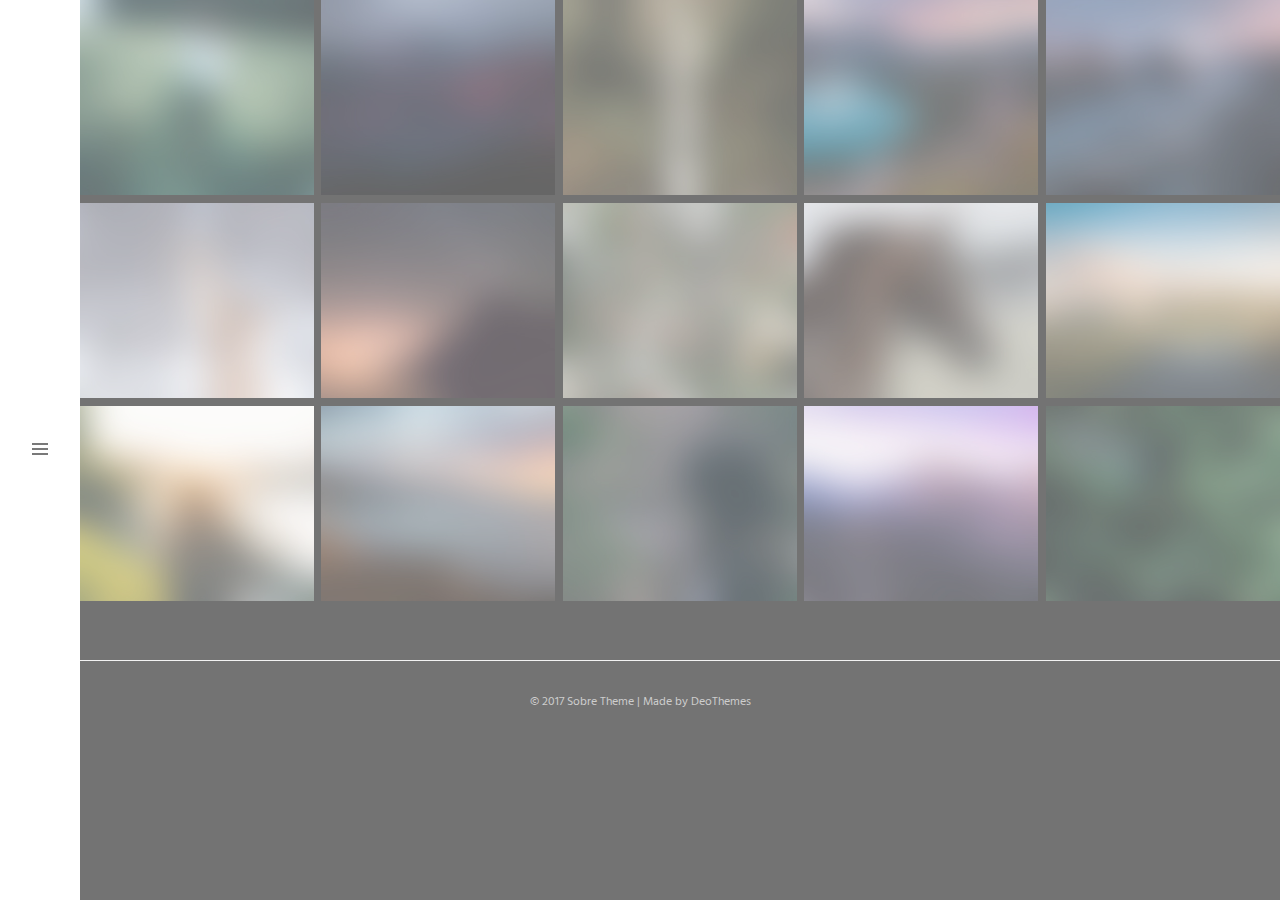
<file: gallery-5-cols.html>
<!DOCTYPE html>
<html lang="en">
<head>
  <title>Sobre | Gallery 5 Columns</title>

  <meta charset="utf-8">
  <!--[if IE]><meta http-equiv='X-UA-Compatible' content='IE=edge,chrome=1'><![endif]-->
  <meta name="viewport" content="width=device-width, initial-scale=1, maximum-scale=1">
  <meta name="description" content="">
  
  <!-- Google Fonts -->
  <link href='https://fonts.googleapis.com/css?family=Poppins:400,600%7CHind:400,400i,700' rel='stylesheet'>

  <!-- Css -->
  <link rel="stylesheet" href="css/bootstrap.min.css" />
  <link rel="stylesheet" href="css/font-icons.css" />
  <link rel="stylesheet" href="css/sliders.css" />
  <link rel="stylesheet" href="css/style.css" />

  <!-- Favicons -->
  <link rel="shortcut icon" href="img/favicon.ico">
  <link rel="apple-touch-icon" href="img/apple-touch-icon.png">
  <link rel="apple-touch-icon" sizes="72x72" href="img/apple-touch-icon-72x72.png">
  <link rel="apple-touch-icon" sizes="114x114" href="img/apple-touch-icon-114x114.png">

</head>

<body class="relative">

  <!-- Preloader -->
  <div class="loader-mask">
    <div class="loader"></div>
  </div>
  
  <!-- Navigation -->
  <header class="nav-type-1">
    <nav class="navbar">
      <div class="header-wrap relative">

        <div class="navbar-header">
          <button type="button" class="navbar-toggle" data-toggle="collapse" data-target="#navbar-collapse">
            <span class="sr-only">Toggle navigation</span>
            <span class="icon-bar"></span>
            <span class="icon-bar"></span>
            <span class="icon-bar"></span>
          </button>

          <!-- Logo -->
          <div class="logo-container">
            <div class="logo-wrap">
              <a href="index.html">
                <img class="logo" src="img/logo_dark.png" alt="logo">
              </a>
            </div>
          </div>
        </div> <!-- end navbar-header -->

        <div class="nav-wrap">
          <div class="collapse navbar-collapse" id="navbar-collapse">
            
            <ul class="nav navbar-nav">

              <li class="nav-item-toggle active">
                <a href="#">Home</a>
                <ul class="nav-item-submenu">
                  <li><a href="index.html">Animated Image</a></li>
                  <li><a href="index-vertical-slider.html">Vertical Slider</a></li>
                  <li><a href="index-youtube-video.html">Youtube Video</a></li>
                  <li><a href="index-vimeo-video.html">Vimeo Video</a></li>
                  <li><a href="index-html-video.html">HTML5 Video</a></li>
                  <li><a href="index-creative.html">Creative Hover</a></li>
                  <li><a href="index-thumbnails-slider.html">Thumbnails Slider</a></li>
                  <li><a href="index-masonry-grid.html">Masonry Grid</a></li>
                  <li><a href="index-mixed-width-grid.html">Mixed Width Grid</a></li>
                  <li><a href="index-standard-grid.html">Standard Grid</a></li>
                  <li><a href="index-slider.html">Slider</a></li>
                  <li><a href="index-kenburns.html">Kenburns</a></li>
                  <li><a href="index-black-and-white.html">Black &amp; White</a></li>
                  <li><a href="index-dark.html">Dark Scheme</a></li>
                </ul>
              </li>
              <li>
                <a href="about.html">About Me</a>
              </li>
              <li class="nav-item-toggle">
                <a href="#">Gallery</a>
                <ul class="nav-item-submenu">
                  <li><a href="gallery-5-cols.html">5 Columns</a></li>
                  <li><a href="gallery-4-cols.html">4 Columns</a></li>
                  <li><a href="gallery-3-cols.html">3 Columns</a></li>
                  <li><a href="gallery-2-cols.html">2 Columns</a></li>
                  <li><a href="gallery-albums.html">Albums</a></li>
                  <li><a href="gallery-single.html">Single Page</a></li>
                </ul>
              </li>                        
              <li class="nav-item-toggle">
                <a href="#">Blog</a>
                <ul class="nav-item-submenu">
                  <li><a href="blog-standard.html">Standard</a></li>
                  <li><a href="blog-single.html">Single Post</a></li>
                </ul>
              </li>
              <li>
                <a href="contact.html">Contact</a>
              </li>
              <li>
                <!-- Mobile social icons -->
                <div class="social-icons on-mobile nobase dark clearfix hidden-lg hidden-md">
                  <a href="#"><i class="ui-instagram"></i></a>
                  <a href="#"><i class="ui-facebook"></i></a>            
                  <a href="#"><i class="ui-twitter"></i></a>
                  <a href="#"><i class="ui-vimeo"></i></a>
                </div>
              </li>
              
            </ul>
          </div>
        </div> <!-- end nav-wrap -->

        <!-- Social icons -->
        <div class="social-icons nobase dark clearfix hidden-sm hidden-xs">
          <a href="#"><i class="ui-instagram"></i></a>
          <a href="#"><i class="ui-facebook"></i></a>            
          <a href="#"><i class="ui-twitter"></i></a>
          <a href="#"><i class="ui-vimeo"></i></a>
        </div>
        
      </div> <!-- end header wrap -->


      <!-- Nav trigger -->
      <div id="nav-trigger">
        <div id="nav-icon">
          <div class="nav-icon-inner">
            <div id="nav-icon-trigger" class="nav-icon-trigger">
              <span></span>
              <span></span>
              <span></span>
              <span></span>
            </div>
          </div>
        </div>
      </div> <!-- end nav trigger -->

    </nav> <!-- end navbar -->
  </header>

  <main class="main-wrapper oh">
    <!-- Grid -->
    <section class="section-wrap pl-80 pt-0 pb-50">
      <div class="container-fluid">

        <div class="row">
          <div id="isotope-grid" class="works-grid grid-5-col small-gutter">

            <div class="work-item hover-trigger hover-1">
              <div class="work-container">
                <div class="work-img">
                  <a href="img/portfolio/1.jpg" class="lightbox-img" title="Path in the field">
                    <img src="img/portfolio/1.jpg" alt="">
                    <div class="hover-overlay" data-overlay="5">
                      <div class="work-description">
                        <h3>Path in the field</h3>
                        <span>People</span>
                      </div>
                    </div>
                  </a>              
                </div>                  
              </div> 
            </div> <!-- end work-item -->

            <div class="work-item hover-trigger hover-1">
              <div class="work-container">
                <div class="work-img">
                  <a href="img/portfolio/2.jpg" class="lightbox-img" title="Into The Blue">
                    <img src="img/portfolio/2.jpg" alt="">
                    <div class="hover-overlay" data-overlay="5">
                      <div class="work-description">
                        <h3>Mountain Night View</h3>
                        <span>Nature</span>
                      </div>
                    </div>
                  </a>              
                </div>                  
              </div> 
            </div> <!-- end work-item -->

            <div class="work-item hover-trigger hover-1">
              <div class="work-container">
                <div class="work-img">
                  <a href="img/portfolio/3.jpg" class="lightbox-img" title="Into The Blue">
                    <img src="img/portfolio/3.jpg" alt="">
                    <div class="hover-overlay" data-overlay="5">
                      <div class="work-description">
                        <h3>Water Falls</h3>
                        <span>Nature</span>
                      </div>
                    </div>
                  </a>              
                </div>                  
              </div> 
            </div> <!-- end work-item -->

            <div class="work-item hover-trigger hover-1">
              <div class="work-container">
                <div class="work-img">
                  <a href="img/portfolio/4.jpg" class="lightbox-img" title="Into The Blue">
                    <img src="img/portfolio/4.jpg" alt="">
                    <div class="hover-overlay" data-overlay="5">
                      <div class="work-description">
                        <h3>Overlooking View</h3>
                        <span>People</span>
                      </div>
                    </div>
                  </a>              
                </div>                  
              </div> 
            </div> <!-- end work-item -->

            <div class="work-item hover-trigger hover-1">
              <div class="work-container">
                <div class="work-img">
                  <a href="img/portfolio/5.jpg" class="lightbox-img" title="Into The Blue">
                    <img src="img/portfolio/5.jpg" alt="">
                    <div class="hover-overlay" data-overlay="5">
                      <div class="work-description">
                        <h3>Rocky Road</h3>
                        <span>Nature</span>
                      </div>
                    </div>
                  </a>              
                </div>                  
              </div> 
            </div> <!-- end work-item -->

            <div class="work-item hover-trigger hover-1">
              <div class="work-container">
                <div class="work-img">
                  <a href="https://www.youtube.com/watch?v=MqLrY1rmUUE" class="lightbox-video">
                    <img src="img/portfolio/6.jpg" alt="">
                    <div class="hover-overlay" data-overlay="5">
                      <div class="work-description">
                        <h3>Snow Deer</h3>
                        <span>Video</span>
                      </div>
                    </div>
                  </a>              
                </div>                  
              </div> 
            </div> <!-- end work-item -->

            <div class="work-item hover-trigger hover-1">
              <div class="work-container">
                <div class="work-img">
                  <a href="img/portfolio/7.jpg" class="lightbox-img" title="Into The Blue">
                    <img src="img/portfolio/7.jpg" alt="">
                    <div class="hover-overlay" data-overlay="5">
                      <div class="work-description">
                        <h3>Black Mountain</h3>
                        <span>Nature</span>
                      </div>
                    </div>
                  </a>              
                </div>                  
              </div> 
            </div> <!-- end work-item -->

            <div class="work-item hover-trigger hover-1">
              <div class="work-container">
                <div class="work-img">
                  <a href="img/portfolio/8.jpg" class="lightbox-img" title="Into The Blue">
                    <img src="img/portfolio/8.jpg" alt="">
                    <div class="hover-overlay" data-overlay="5">
                      <div class="work-description">
                        <h3>Sweet Cherries</h3>
                        <span>Nature</span>
                      </div>
                    </div>
                  </a>              
                </div>                  
              </div> 
            </div> <!-- end work-item -->

            <div class="work-item hover-trigger hover-1">
              <div class="work-container">
                <div class="work-img">
                  <a href="img/portfolio/9.jpg" class="lightbox-img" title="Into The Blue">
                    <img src="img/portfolio/9.jpg" alt="">
                    <div class="hover-overlay" data-overlay="5">
                      <div class="work-description">
                        <h3>Riding The Horse</h3>
                        <span>Animals</span>
                      </div>
                    </div>
                  </a>              
                </div>                  
              </div> 
            </div> <!-- end work-item -->

            <div class="work-item hover-trigger hover-1">
              <div class="work-container">
                <div class="work-img">
                  <a href="img/portfolio/10.jpg" class="lightbox-img" title="Into The Blue">
                    <img src="img/portfolio/10.jpg" alt="">
                    <div class="hover-overlay" data-overlay="5">
                      <div class="work-description">
                        <h3>Brazil Island</h3>
                        <span>People</span>
                      </div>
                    </div>
                  </a>              
                </div>                  
              </div> 
            </div> <!-- end work-item -->

            <div class="work-item hover-trigger hover-1">
              <div class="work-container">
                <div class="work-img">
                  <a href="img/portfolio/11.jpg" class="lightbox-img" title="Into The Blue">
                    <img src="img/portfolio/11.jpg" alt="">
                    <div class="hover-overlay" data-overlay="5">
                      <div class="work-description">
                        <h3>Follow Me</h3>
                        <span>People</span>
                      </div>
                    </div>
                  </a>              
                </div>                  
              </div> 
            </div> <!-- end work-item -->

            <div class="work-item hover-trigger hover-1">
              <div class="work-container">
                <div class="work-img">
                  <a href="img/portfolio/12.jpg" class="lightbox-img" title="Into The Blue">
                    <img src="img/portfolio/12.jpg" alt="">
                    <div class="hover-overlay" data-overlay="5">
                      <div class="work-description">
                        <h3>Sunset</h3>
                        <span>Natures</span>
                      </div>
                    </div>
                  </a>              
                </div>                  
              </div> 
            </div> <!-- end work-item -->

            <div class="work-item hover-trigger hover-1">
              <div class="work-container">
                <div class="work-img">
                  <a href="img/portfolio/13.jpg" class="lightbox-img" title="Into The Blue">
                    <img src="img/portfolio/13.jpg" alt="">
                    <div class="hover-overlay" data-overlay="5">
                      <div class="work-description">
                        <h3>Site Seeing</h3>
                        <span>People</span>
                      </div>
                    </div>
                  </a>              
                </div>                  
              </div> 
            </div> <!-- end work-item -->

            <div class="work-item hover-trigger hover-1">
              <div class="work-container">
                <div class="work-img">
                  <a href="img/portfolio/14.jpg" class="lightbox-img" title="Into The Blue">
                    <img src="img/portfolio/14.jpg" alt="">
                    <div class="hover-overlay" data-overlay="5">
                      <div class="work-description">
                        <h3>Philippine Mountain</h3>
                        <span>Nature</span>
                      </div>
                    </div>
                  </a>              
                </div>                  
              </div> 
            </div> <!-- end work-item -->

            <div class="work-item hover-trigger hover-1">
              <div class="work-container">
                <div class="work-img">
                  <a href="img/portfolio/15.jpg" class="lightbox-img" title="Into The Blue">
                    <img src="img/portfolio/15.jpg" alt="">
                    <div class="hover-overlay" data-overlay="5">
                      <div class="work-description">
                        <h3>Green Forest</h3>
                        <span>Nature</span>
                      </div>
                    </div>
                  </a>              
                </div>                  
              </div> 
            </div> <!-- end work-item -->

          </div>  <!-- end portfolio container -->
        </div> <!-- end row -->

      </div>
    </section> <!-- end grid -->
  </main> <!-- end main wrapper -->

  <!-- Footer -->
  <footer class="bottom-footer">
    <div class="container">
      <div class="copyright text-center">
        <span>
          &copy; 2017 Sobre Theme | Made by <a href="https://deothemes.com">DeoThemes</a>
        </span>
      </div> 
    </div>
  </footer> <!-- end footer -->

  <!-- jQuery Scripts -->
  <script type="text/javascript" src="js/jquery.min.js"></script>
  <script type="text/javascript" src="js/bootstrap.min.js"></script>
  <script type="text/javascript" src="js/plugins.js"></script>  
  <script type="text/javascript" src="js/scripts.js"></script>
    
</body>
</html>
</file>
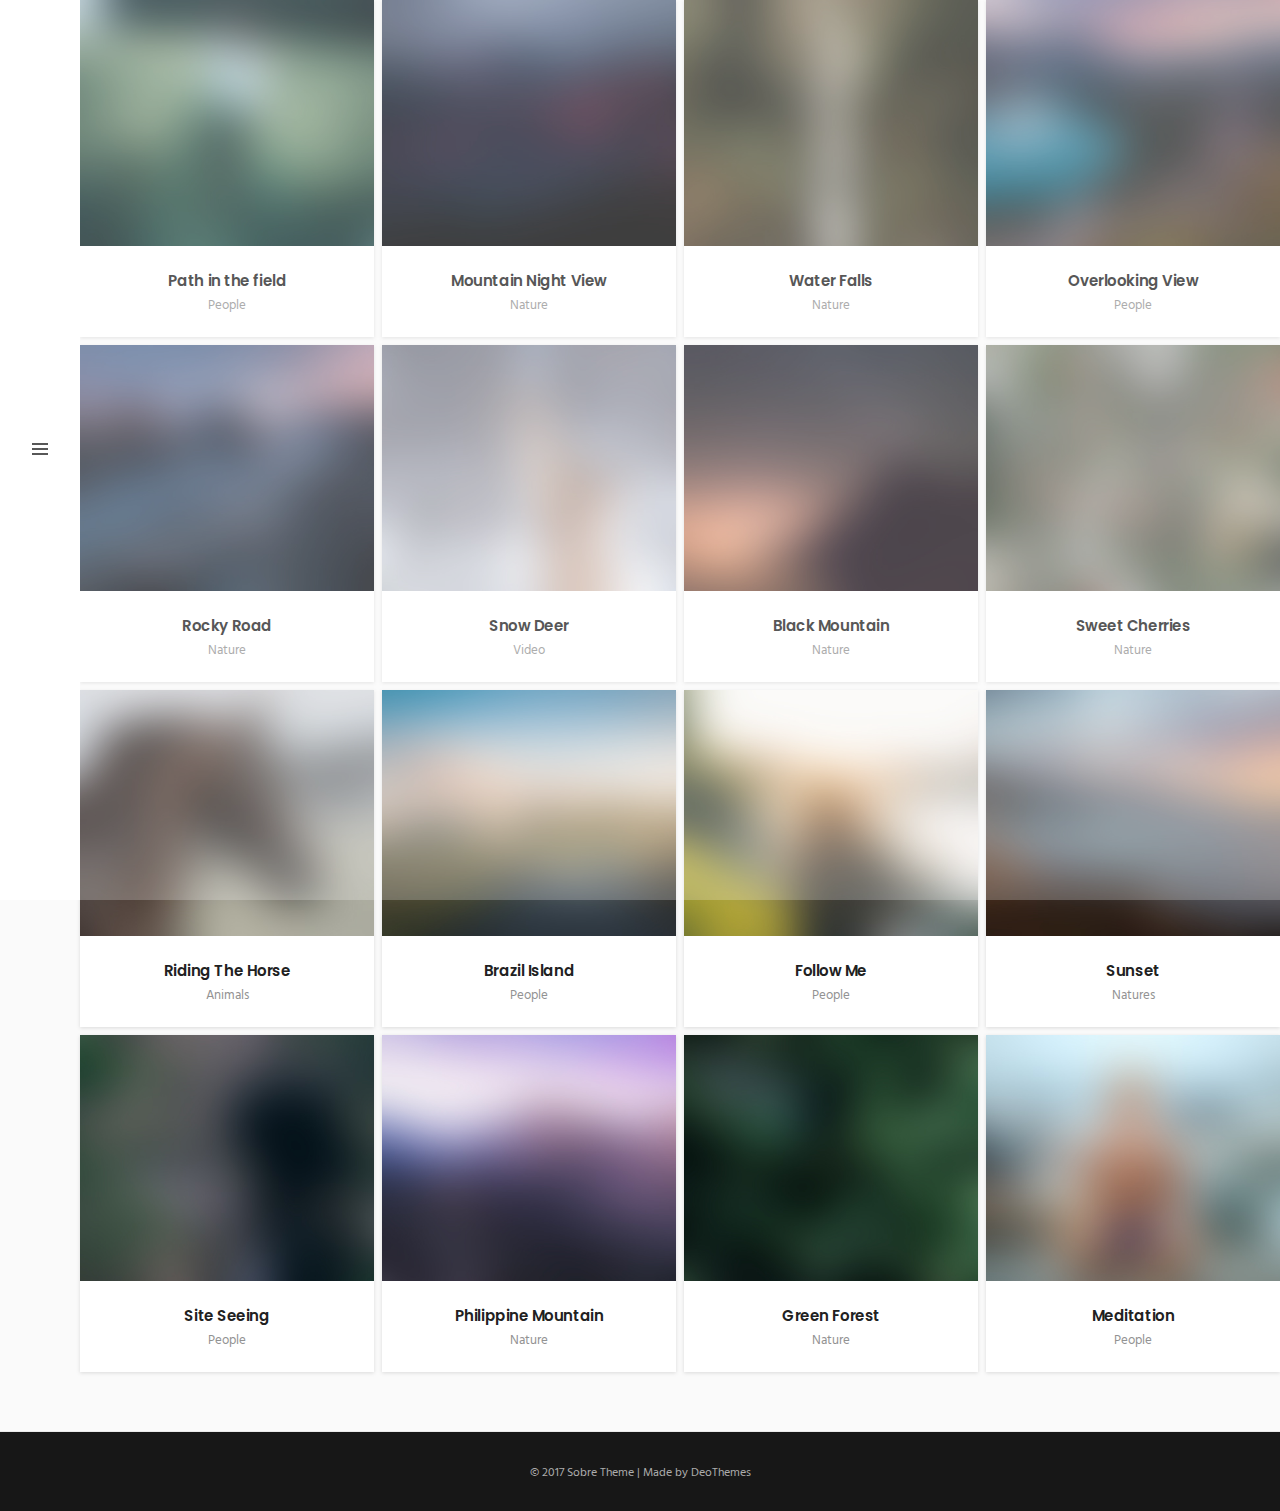
<file: gallery-albums.html>
<!DOCTYPE html>
<html lang="en">
<head>
  <title>Sobre | Albums</title>

  <meta charset="utf-8">
  <!--[if IE]><meta http-equiv='X-UA-Compatible' content='IE=edge,chrome=1'><![endif]-->
  <meta name="viewport" content="width=device-width, initial-scale=1, maximum-scale=1">
  <meta name="description" content="">
  
  <!-- Google Fonts -->
  <link href='https://fonts.googleapis.com/css?family=Poppins:400,600%7CHind:400,400i,700' rel='stylesheet'>

  <!-- Css -->
  <link rel="stylesheet" href="css/bootstrap.min.css" />
  <link rel="stylesheet" href="css/font-icons.css" />
  <link rel="stylesheet" href="css/sliders.css" />
  <link rel="stylesheet" href="css/style.css" />

  <!-- Favicons -->
  <link rel="shortcut icon" href="img/favicon.ico">
  <link rel="apple-touch-icon" href="img/apple-touch-icon.png">
  <link rel="apple-touch-icon" sizes="72x72" href="img/apple-touch-icon-72x72.png">
  <link rel="apple-touch-icon" sizes="114x114" href="img/apple-touch-icon-114x114.png">

</head>

<body class="relative">

  <!-- Preloader -->
  <div class="loader-mask">
    <div class="loader"></div>
  </div>
  
  <!-- Navigation -->
  <header class="nav-type-1">
    <nav class="navbar">
      <div class="header-wrap relative">

        <div class="navbar-header">
          <button type="button" class="navbar-toggle" data-toggle="collapse" data-target="#navbar-collapse">
            <span class="sr-only">Toggle navigation</span>
            <span class="icon-bar"></span>
            <span class="icon-bar"></span>
            <span class="icon-bar"></span>
          </button>

          <!-- Logo -->
          <div class="logo-container">
            <div class="logo-wrap">
              <a href="index.html">
                <img class="logo" src="img/logo_dark.png" alt="logo">
              </a>
            </div>
          </div>
        </div> <!-- end navbar-header -->

        <div class="nav-wrap">
          <div class="collapse navbar-collapse" id="navbar-collapse">
            
            <ul class="nav navbar-nav">

              <li class="nav-item-toggle active">
                <a href="#">Home</a>
                <ul class="nav-item-submenu">
                  <li><a href="index.html">Animated Image</a></li>
                  <li><a href="index-vertical-slider.html">Vertical Slider</a></li>
                  <li><a href="index-youtube-video.html">Youtube Video</a></li>
                  <li><a href="index-vimeo-video.html">Vimeo Video</a></li>
                  <li><a href="index-html-video.html">HTML5 Video</a></li>
                  <li><a href="index-creative.html">Creative Hover</a></li>
                  <li><a href="index-thumbnails-slider.html">Thumbnails Slider</a></li>
                  <li><a href="index-masonry-grid.html">Masonry Grid</a></li>
                  <li><a href="index-mixed-width-grid.html">Mixed Width Grid</a></li>
                  <li><a href="index-standard-grid.html">Standard Grid</a></li>
                  <li><a href="index-slider.html">Slider</a></li>
                  <li><a href="index-kenburns.html">Kenburns</a></li>
                  <li><a href="index-black-and-white.html">Black &amp; White</a></li>
                  <li><a href="index-dark.html">Dark Scheme</a></li>
                </ul>
              </li>
              <li>
                <a href="about.html">About Me</a>
              </li>
              <li class="nav-item-toggle">
                <a href="#">Gallery</a>
                <ul class="nav-item-submenu">
                  <li><a href="gallery-5-cols.html">5 Columns</a></li>
                  <li><a href="gallery-4-cols.html">4 Columns</a></li>
                  <li><a href="gallery-3-cols.html">3 Columns</a></li>
                  <li><a href="gallery-2-cols.html">2 Columns</a></li>
                  <li><a href="gallery-albums.html">Albums</a></li>
                  <li><a href="gallery-single.html">Single Page</a></li>
                </ul>
              </li>                        
              <li class="nav-item-toggle">
                <a href="#">Blog</a>
                <ul class="nav-item-submenu">
                  <li><a href="blog-standard.html">Standard</a></li>
                  <li><a href="blog-single.html">Single Post</a></li>
                </ul>
              </li>
              <li>
                <a href="contact.html">Contact</a>
              </li>
              <li>
                <!-- Mobile social icons -->
                <div class="social-icons on-mobile nobase dark clearfix hidden-lg hidden-md">
                  <a href="#"><i class="ui-instagram"></i></a>
                  <a href="#"><i class="ui-facebook"></i></a>            
                  <a href="#"><i class="ui-twitter"></i></a>
                  <a href="#"><i class="ui-vimeo"></i></a>
                </div>
              </li>
              
            </ul>
          </div>
        </div> <!-- end nav-wrap -->

        <!-- Social icons -->
        <div class="social-icons nobase dark clearfix hidden-sm hidden-xs">
          <a href="#"><i class="ui-instagram"></i></a>
          <a href="#"><i class="ui-facebook"></i></a>            
          <a href="#"><i class="ui-twitter"></i></a>
          <a href="#"><i class="ui-vimeo"></i></a>
        </div>
        
      </div> <!-- end header wrap -->


      <!-- Nav trigger -->
      <div id="nav-trigger">
        <div id="nav-icon">
          <div class="nav-icon-inner">
            <div id="nav-icon-trigger" class="nav-icon-trigger">
              <span></span>
              <span></span>
              <span></span>
              <span></span>
            </div>
          </div>
        </div>
      </div> <!-- end nav trigger -->

    </nav> <!-- end navbar -->
  </header>

  <main class="main-wrapper oh">
    <!-- Grid -->
    <section class="section-wrap pl-80 pt-0 pb-50 bg-light">
      <div class="container-fluid">

        <div class="row">
          <div id="isotope-grid" class="works-grid with-title grid-4-col small-gutter">

            <a href="gallery-single.html" class="work-item hover-trigger hover-up">
              <div class="work-container">
                <div class="work-img">
                  <img src="img/portfolio/1.jpg" alt="">
                </div>
                <div class="work-description">
                  <h3>Path in the field</h3>
                  <span>People</span>
                </div>                 
              </div> 
            </a> <!-- end work-item -->

            <a href="gallery-single.html" class="work-item hover-trigger hover-up">
              <div class="work-container">
                <div class="work-img">
                  <img src="img/portfolio/2.jpg" alt="">              
                </div>
                <div class="work-description">
                  <h3>Mountain Night View</h3>
                  <span>Nature</span>
                </div>                
              </div> 
            </a> <!-- end work-item -->

            <a href="gallery-single.html" class="work-item hover-trigger hover-up">
              <div class="work-container">
                <div class="work-img">
                  <img src="img/portfolio/3.jpg" alt="">              
                </div>
                <div class="work-description">
                  <h3>Water Falls</h3>
                  <span>Nature</span>
                </div>                
              </div> 
            </a> <!-- end work-item -->

            <a href="gallery-single.html" class="work-item hover-trigger hover-up">
              <div class="work-container">
                <div class="work-img">
                  <img src="img/portfolio/4.jpg" alt="">              
                </div>
                <div class="work-description">
                  <h3>Overlooking View</h3>
                  <span>People</span>
                </div>                
              </div> 
            </a> <!-- end work-item -->

            <a href="gallery-single.html" class="work-item hover-trigger hover-up">
              <div class="work-container">
                <div class="work-img">
                  <img src="img/portfolio/5.jpg" alt="">              
                </div>
                <div class="work-description">
                  <h3>Rocky Road</h3>
                  <span>Nature</span>
                </div>                
              </div> 
            </a> <!-- end work-item -->

            <a href="gallery-single.html" class="work-item hover-trigger hover-up">
              <div class="work-container">
                <div class="work-img">
                  <img src="img/portfolio/6.jpg" alt="">              
                </div>
                <div class="work-description">
                  <h3>Snow Deer</h3>
                  <span>Video</span>
                </div>                
              </div> 
            </a> <!-- end work-item -->

            <a href="gallery-single.html" class="work-item hover-trigger hover-up">
              <div class="work-container">
                <div class="work-img">
                  <img src="img/portfolio/7.jpg" alt="">              
                </div>
                <div class="work-description">
                  <h3>Black Mountain</h3>
                  <span>Nature</span>
                </div>                
              </div> 
            </a> <!-- end work-item -->
            
            <a href="gallery-single.html" class="work-item hover-trigger hover-up">
              <div class="work-container">
                <div class="work-img">
                  <img src="img/portfolio/8.jpg" alt="">              
                </div>
                <div class="work-description">
                  <h3>Sweet Cherries</h3>
                  <span>Nature</span>
                </div>                
              </div> 
            </a> <!-- end work-item -->

            <a href="gallery-single.html" class="work-item hover-trigger hover-up">
              <div class="work-container">
                <div class="work-img">
                  <img src="img/portfolio/9.jpg" alt="">              
                </div>
                <div class="work-description">
                  <h3>Riding The Horse</h3>
                  <span>Animals</span>
                </div>                
              </div> 
            </a> <!-- end work-item -->

            <a href="gallery-single.html" class="work-item hover-trigger hover-up">
              <div class="work-container">
                <div class="work-img">
                  <img src="img/portfolio/10.jpg" alt="">              
                </div>
                <div class="work-description">
                  <h3>Brazil Island</h3>
                  <span>People</span>
                </div>                
              </div> 
            </a> <!-- end work-item -->

            <a href="gallery-single.html" class="work-item hover-trigger hover-up">
              <div class="work-container">
                <div class="work-img">
                  <img src="img/portfolio/11.jpg" alt="">              
                </div>
                <div class="work-description">
                  <h3>Follow Me</h3>
                  <span>People</span>
                </div>                
              </div> 
            </a> <!-- end work-item -->

            <a href="gallery-single.html" class="work-item hover-trigger hover-up">
              <div class="work-container">
                <div class="work-img">
                  <img src="img/portfolio/12.jpg" alt="">              
                </div>
                <div class="work-description">
                  <h3>Sunset</h3>
                  <span>Natures</span>
                </div>                
              </div> 
            </a> <!-- end work-item -->

            <a href="gallery-single.html" class="work-item hover-trigger hover-up">
              <div class="work-container">
                <div class="work-img">
                  <img src="img/portfolio/13.jpg" alt="">              
                </div>
                <div class="work-description">
                  <h3>Site Seeing</h3>
                  <span>People</span>
                </div>                
              </div> 
            </a> <!-- end work-item -->

            <a href="gallery-single.html" class="work-item hover-trigger hover-up">
              <div class="work-container">
                <div class="work-img">
                  <img src="img/portfolio/14.jpg" alt="">              
                </div>
                <div class="work-description">
                  <h3>Philippine Mountain</h3>
                  <span>Nature</span>
                </div>                
              </div> 
            </a> <!-- end work-item -->

            <a href="gallery-single.html" class="work-item hover-trigger hover-up">
              <div class="work-container">
                <div class="work-img">
                  <img src="img/portfolio/15.jpg" alt="">              
                </div>
                <div class="work-description">
                  <h3>Green Forest</h3>
                  <span>Nature</span>
                </div>                
              </div> 
            </a> <!-- end work-item -->

            <a href="gallery-single.html" class="work-item hover-trigger hover-up">
              <div class="work-container">
                <div class="work-img">
                  <img src="img/portfolio/16.jpg" alt="">              
                </div>
                <div class="work-description">
                  <h3>Meditation</h3>
                  <span>People</span>
                </div>                
              </div> 
            </a> <!-- end work-item -->


          </div>  <!-- end portfolio container -->
        </div> <!-- end row -->

      </div>
    </section> <!-- end grid -->
  </main> <!-- end main wrapper -->

  <!-- Footer -->
  <footer class="bottom-footer">
    <div class="container">
      <div class="copyright text-center">
        <span>
          &copy; 2017 Sobre Theme | Made by <a href="https://deothemes.com">DeoThemes</a>
        </span>
      </div> 
    </div>
  </footer> <!-- end footer -->

  <!-- jQuery Scripts -->
  <script type="text/javascript" src="js/jquery.min.js"></script>
  <script type="text/javascript" src="js/bootstrap.min.js"></script>
  <script type="text/javascript" src="js/plugins.js"></script>  
  <script type="text/javascript" src="js/scripts.js"></script>
    
</body>
</html>
</file>
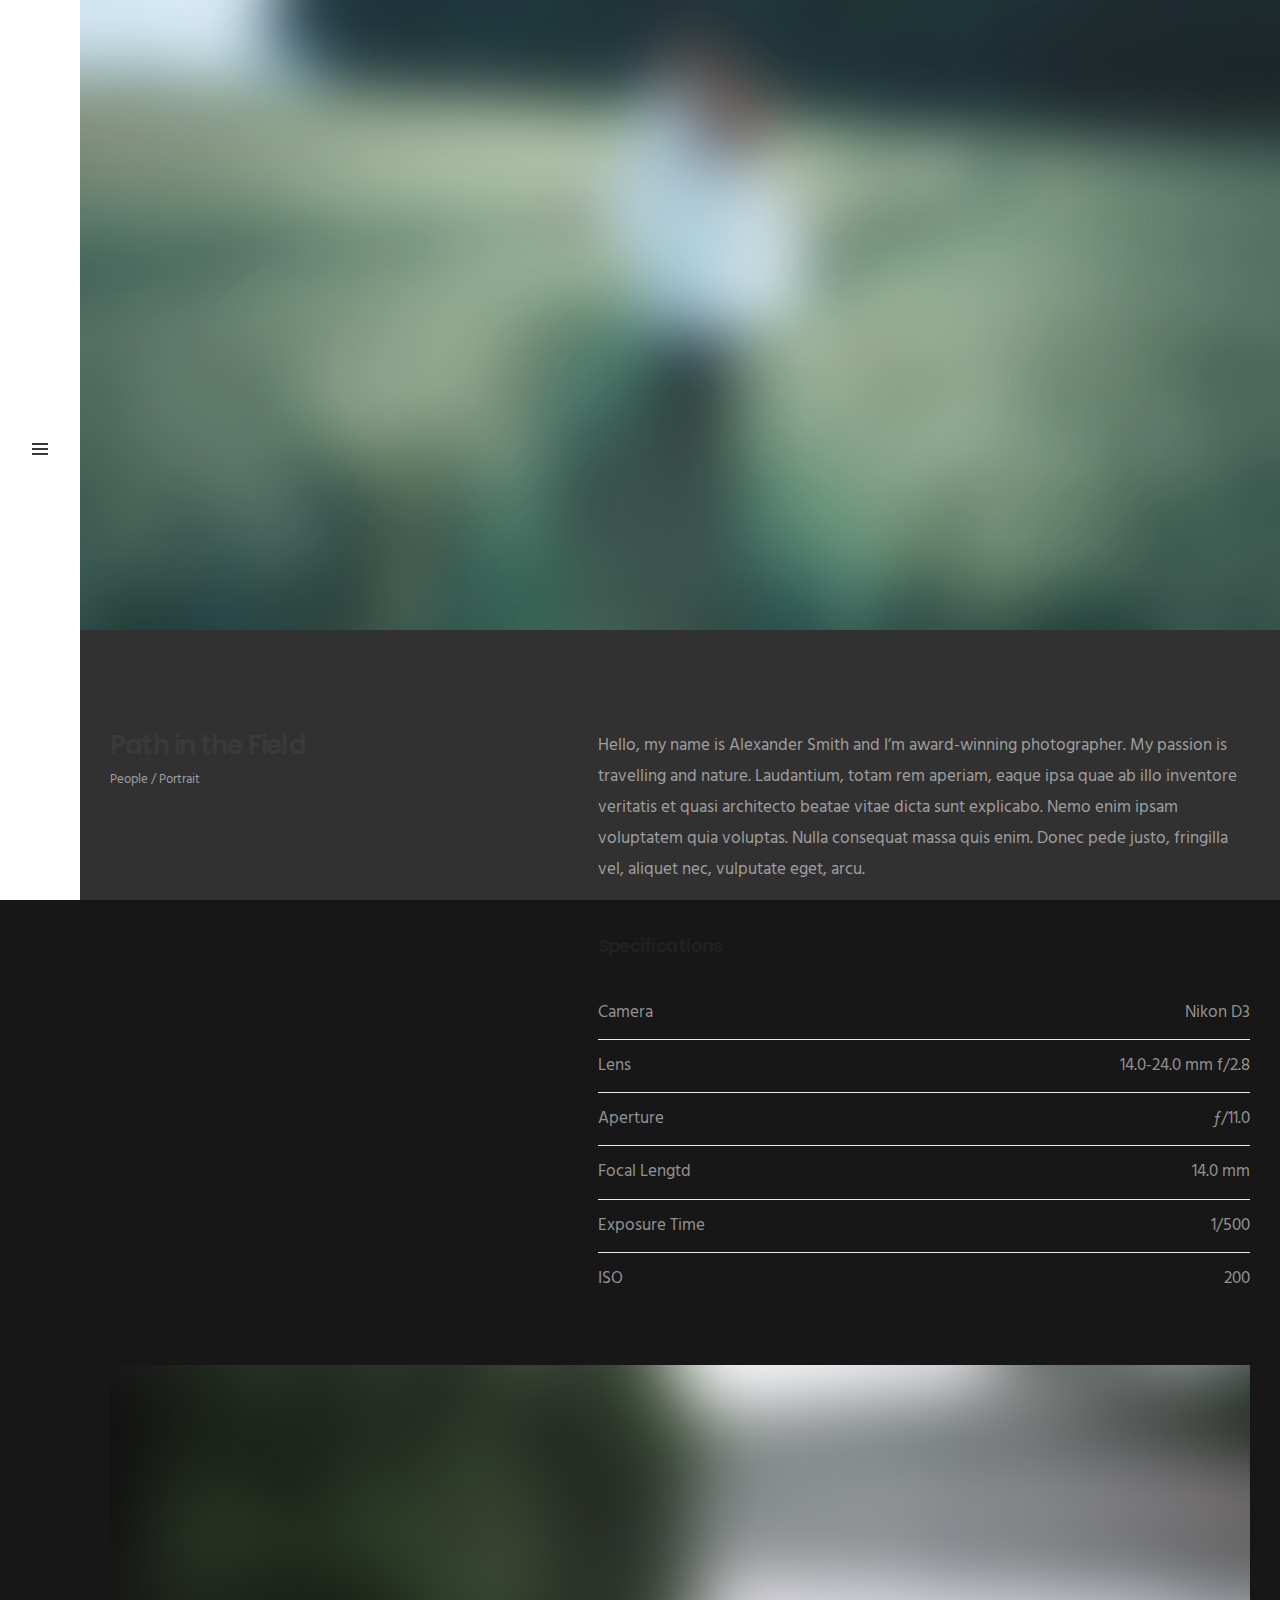
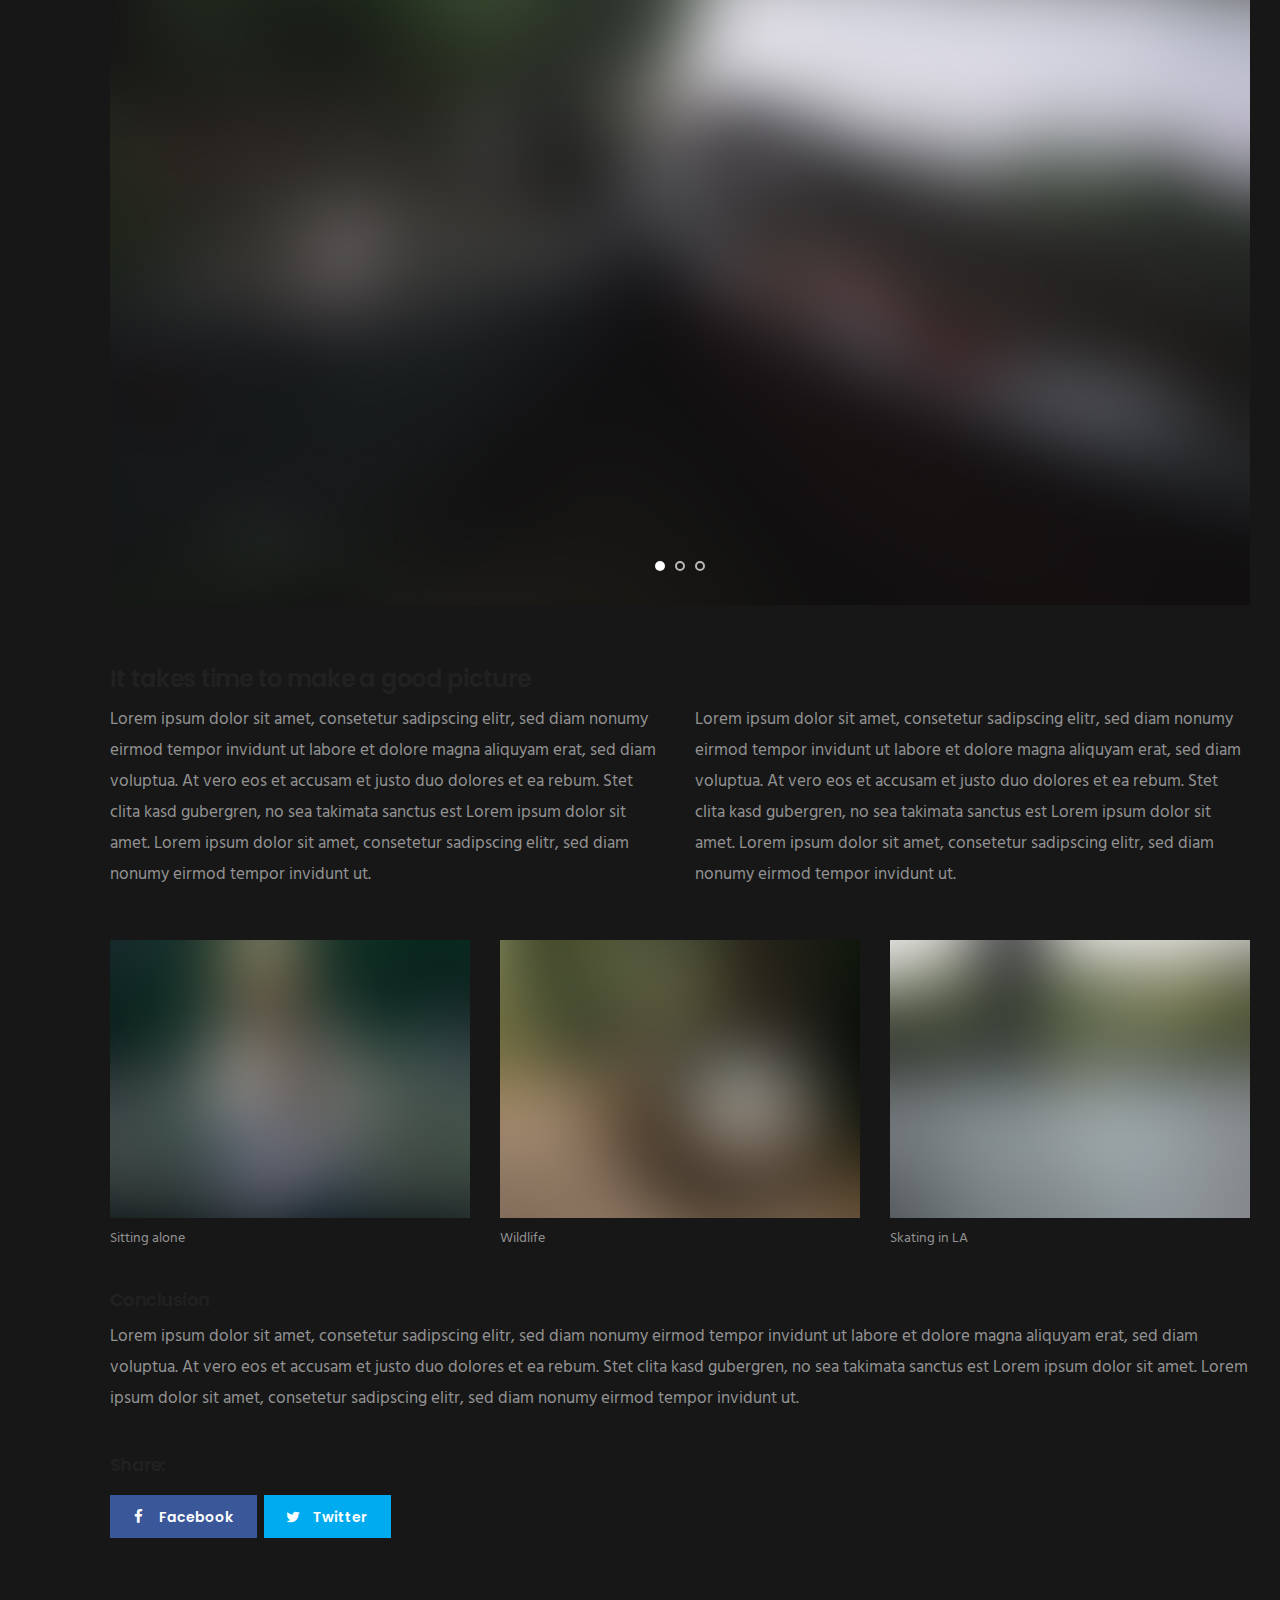
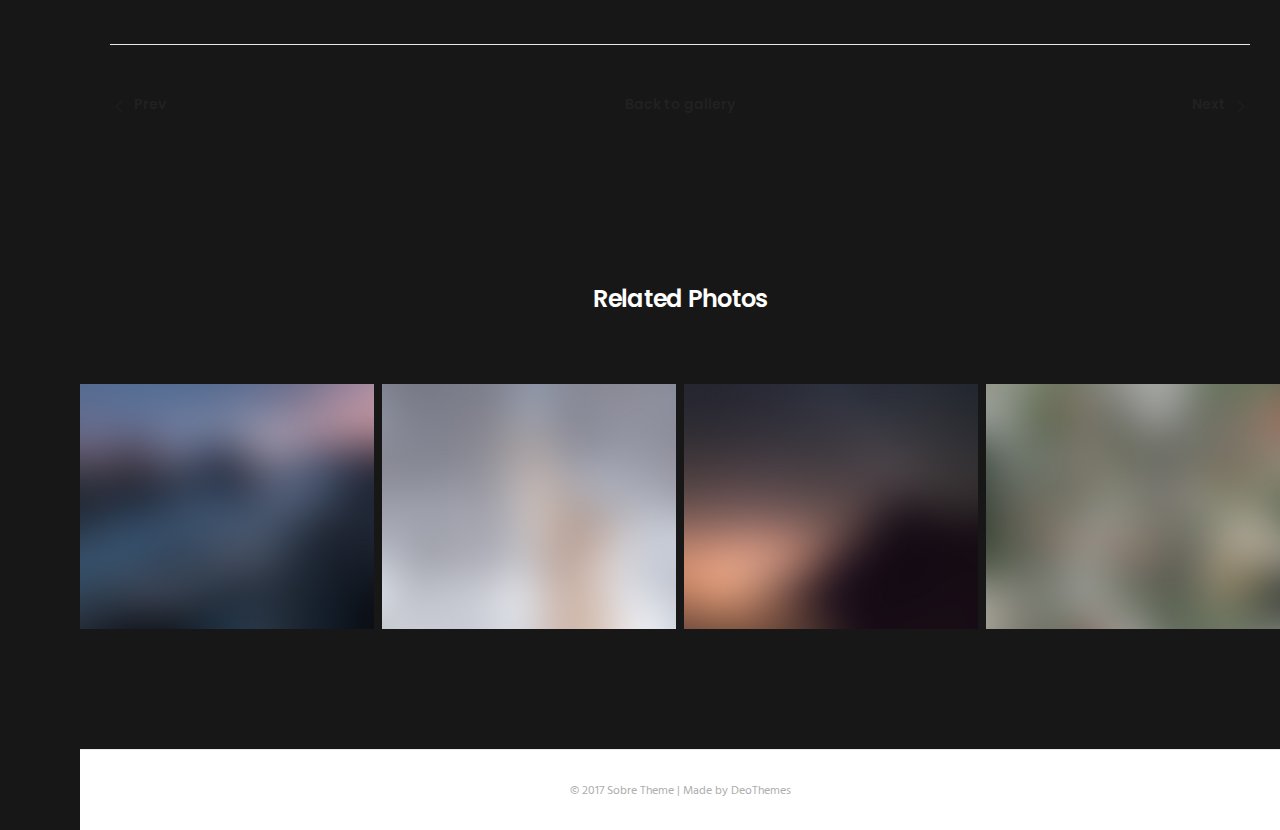
<file: gallery-single.html>
<!DOCTYPE html>
<html lang="en">
<head>
  <title>Sobre | Gallery Single</title>

  <meta charset="utf-8">
  <!--[if IE]><meta http-equiv='X-UA-Compatible' content='IE=edge,chrome=1'><![endif]-->
  <meta name="viewport" content="width=device-width, initial-scale=1, maximum-scale=1">
  <meta name="description" content="">
  
  <!-- Google Fonts -->
  <link href='https://fonts.googleapis.com/css?family=Poppins:400,600%7CHind:400,400i,700' rel='stylesheet'>

  <!-- Css -->
  <link rel="stylesheet" href="css/bootstrap.min.css" />
  <link rel="stylesheet" href="css/font-icons.css" />
  <link rel="stylesheet" href="css/sliders.css" />
  <link rel="stylesheet" href="css/style.css" />

  <!-- Favicons -->
  <link rel="shortcut icon" href="img/favicon.ico">
  <link rel="apple-touch-icon" href="img/apple-touch-icon.png">
  <link rel="apple-touch-icon" sizes="72x72" href="img/apple-touch-icon-72x72.png">
  <link rel="apple-touch-icon" sizes="114x114" href="img/apple-touch-icon-114x114.png">

</head>

<body class="relative">

  <!-- Preloader -->
  <div class="loader-mask">
    <div class="loader"></div>
  </div>
  
  <!-- Navigation -->
  <header class="nav-type-1">
    <nav class="navbar">
      <div class="header-wrap relative">

        <div class="navbar-header">
          <button type="button" class="navbar-toggle" data-toggle="collapse" data-target="#navbar-collapse">
            <span class="sr-only">Toggle navigation</span>
            <span class="icon-bar"></span>
            <span class="icon-bar"></span>
            <span class="icon-bar"></span>
          </button>

          <!-- Logo -->
          <div class="logo-container">
            <div class="logo-wrap">
              <a href="index.html">
                <img class="logo" src="img/logo_dark.png" alt="logo">
              </a>
            </div>
          </div>
        </div> <!-- end navbar-header -->

        <div class="nav-wrap">
          <div class="collapse navbar-collapse" id="navbar-collapse">
            
            <ul class="nav navbar-nav">

              <li class="nav-item-toggle active">
                <a href="#">Home</a>
                <ul class="nav-item-submenu">
                  <li><a href="index.html">Animated Image</a></li>
                  <li><a href="index-vertical-slider.html">Vertical Slider</a></li>
                  <li><a href="index-youtube-video.html">Youtube Video</a></li>
                  <li><a href="index-vimeo-video.html">Vimeo Video</a></li>
                  <li><a href="index-html-video.html">HTML5 Video</a></li>
                  <li><a href="index-creative.html">Creative Hover</a></li>
                  <li><a href="index-thumbnails-slider.html">Thumbnails Slider</a></li>
                  <li><a href="index-masonry-grid.html">Masonry Grid</a></li>
                  <li><a href="index-mixed-width-grid.html">Mixed Width Grid</a></li>
                  <li><a href="index-standard-grid.html">Standard Grid</a></li>
                  <li><a href="index-slider.html">Slider</a></li>
                  <li><a href="index-kenburns.html">Kenburns</a></li>
                  <li><a href="index-black-and-white.html">Black &amp; White</a></li>
                  <li><a href="index-dark.html">Dark Scheme</a></li>
                </ul>
              </li>
              <li>
                <a href="about.html">About Me</a>
              </li>
              <li class="nav-item-toggle">
                <a href="#">Gallery</a>
                <ul class="nav-item-submenu">
                  <li><a href="gallery-5-cols.html">5 Columns</a></li>
                  <li><a href="gallery-4-cols.html">4 Columns</a></li>
                  <li><a href="gallery-3-cols.html">3 Columns</a></li>
                  <li><a href="gallery-2-cols.html">2 Columns</a></li>
                  <li><a href="gallery-albums.html">Albums</a></li>
                  <li><a href="gallery-single.html">Single Page</a></li>
                </ul>
              </li>                        
              <li class="nav-item-toggle">
                <a href="#">Blog</a>
                <ul class="nav-item-submenu">
                  <li><a href="blog-standard.html">Standard</a></li>
                  <li><a href="blog-single.html">Single Post</a></li>
                </ul>
              </li>
              <li>
                <a href="contact.html">Contact</a>
              </li>
              <li>
                <!-- Mobile social icons -->
                <div class="social-icons on-mobile nobase dark clearfix hidden-lg hidden-md">
                  <a href="#"><i class="ui-instagram"></i></a>
                  <a href="#"><i class="ui-facebook"></i></a>            
                  <a href="#"><i class="ui-twitter"></i></a>
                  <a href="#"><i class="ui-vimeo"></i></a>
                </div>
              </li>
              
            </ul>
          </div>
        </div> <!-- end nav-wrap -->

        <!-- Social icons -->
        <div class="social-icons nobase dark clearfix hidden-sm hidden-xs">
          <a href="#"><i class="ui-instagram"></i></a>
          <a href="#"><i class="ui-facebook"></i></a>            
          <a href="#"><i class="ui-twitter"></i></a>
          <a href="#"><i class="ui-vimeo"></i></a>
        </div>
        
      </div> <!-- end header wrap -->


      <!-- Nav trigger -->
      <div id="nav-trigger">
        <div id="nav-icon">
          <div class="nav-icon-inner">
            <div id="nav-icon-trigger" class="nav-icon-trigger">
              <span></span>
              <span></span>
              <span></span>
              <span></span>
            </div>
          </div>
        </div>
      </div> <!-- end nav trigger -->

    </nav> <!-- end navbar -->
  </header>

  <!-- Main -->
  <main class="main-wrapper oh pl-80">

    <!-- Page Title -->
    <section class="page-title text-center no-overlay" style="background-image: url(img/page_title/gallery_title_bg.jpg);">
      <div class="container relative clearfix"></div>
    </section> <!-- end page title -->
    

    <!-- Description -->
    <section class="section-wrap-md pb-0">
      <div class="container">

        <div class="row project-description">

          <div class="col-md-4">
            <h1>Path in the Field</h1>
            <span class="project-category">People / Portrait</span>
          </div>

          <div class="col-md-7 col-md-offset-1">
            <p class="mb-50">
              Hello, my name is Alexander Smith and I’m award-winning photographer. My passion is travelling and nature. Laudantium, totam rem aperiam, eaque ipsa quae ab illo inventore veritatis et quasi architecto beatae vitae dicta sunt explicabo. Nemo enim ipsam voluptatem quia voluptas. Nulla consequat massa quis enim. Donec pede justo, fringilla vel, aliquet nec, vulputate eget, arcu.
            </p>

            <h5 class="mb-30">Specifications</h5>

            <div class="table-wrap">
              <table class="table mb-60">
                <tbody>
                  <tr>
                    <td>Camera</td>
                    <td>Nikon D3</td>
                  </tr>
                  <tr>
                    <td>Lens</td>
                    <td>14.0-24.0 mm f/2.8</td>
                  </tr>
                  <tr>
                    <td>Aperture</td>
                    <td>ƒ/11.0</td>
                  </tr>
                  <tr>
                    <td>Focal Lengtd</td>
                    <td>14.0 mm</td>
                  </tr>
                  <tr>
                    <td>Exposure Time</td>
                    <td>1/500</td>
                  </tr>
                  <tr>
                    <td>ISO</td>
                    <td>200</td>
                  </tr>                              
                </tbody>
              </table>
            </div>

          </div> <!-- end col -->

        </div> <!-- end row description -->


        <!-- Slider Row -->
        <div class="row">
          <div class="col-md-12">
            <div id="slider-single" class="flickity-slider-wrap dots-inside" data-autoplay="false" data-arrows="false" data-slidedots="true">
              <div class="gallery-cell work-item">
                <div class="work-container">
                  <div class="work-img">
                    <img src="img/gallery/slide_1.jpg" alt="">             
                  </div>
                </div> 
              </div> <!-- end work-item -->

              <div class="gallery-cell work-item">
                <div class="work-container">
                  <div class="work-img">
                    <img src="img/gallery/slide_2.jpg" alt="">             
                  </div>
                </div> 
              </div> <!-- end work-item -->

              <div class="gallery-cell work-item">
                <div class="work-container">
                  <div class="work-img">
                    <img src="img/gallery/slide_3.jpg" alt="">             
                  </div>
                </div> 
              </div> <!-- end work-item -->
            </div>
          </div>
        </div> <!-- end slider row -->
        
        <!-- Row Paragraphs -->
        <div class="row mt-60">
          <div class="col-md-12">
            <h3>It takes time to make a good picture</h3>
          </div>
          <div class="col-md-6">
            <p>Lorem ipsum dolor sit amet, consetetur sadipscing elitr, sed diam nonumy eirmod tempor invidunt ut labore et dolore magna aliquyam erat, sed diam voluptua. At vero eos et accusam et justo duo dolores et ea rebum. Stet clita kasd gubergren, no sea takimata sanctus est Lorem ipsum dolor sit amet. Lorem ipsum dolor sit amet, consetetur sadipscing elitr, sed diam nonumy eirmod tempor invidunt ut.</p>
          </div>
          <div class="col-md-6"><p>Lorem ipsum dolor sit amet, consetetur sadipscing elitr, sed diam nonumy eirmod tempor invidunt ut labore et dolore magna aliquyam erat, sed diam voluptua. At vero eos et accusam et justo duo dolores et ea rebum. Stet clita kasd gubergren, no sea takimata sanctus est Lorem ipsum dolor sit amet. Lorem ipsum dolor sit amet, consetetur sadipscing elitr, sed diam nonumy eirmod tempor invidunt ut.</p>
          </div>
        </div> <!-- end Row Paragraphs -->

        <!-- Row Images -->
        <div class="row">
          <div class="col-md-4">
            <figure class="figure">
              <img src="img/gallery/1.jpg" alt="" class="img-fw">
              <figcaption>Sitting alone</figcaption>
            </figure>
          </div>
          <div class="col-md-4">
            <figure class="figure">
              <img src="img/gallery/2.jpg" alt="" class="img-fw">
              <figcaption>Wildlife</figcaption>
            </figure>
          </div>
          <div class="col-md-4">
            <figure class="figure">
              <img src="img/gallery/3.jpg" alt="" class="img-fw">
              <figcaption>Skating in LA</figcaption>
            </figure>
          </div>
        </div> <!-- end Row Images -->
        
        <!-- Row Conclusion -->
        <div class="row">
          <div class="col-md-12">
            <h5>Conclusion</h5>
            <p>Lorem ipsum dolor sit amet, consetetur sadipscing elitr, sed diam nonumy eirmod tempor invidunt ut labore et dolore magna aliquyam erat, sed diam voluptua. At vero eos et accusam et justo duo dolores et ea rebum. Stet clita kasd gubergren, no sea takimata sanctus est Lorem ipsum dolor sit amet. Lorem ipsum dolor sit amet, consetetur sadipscing elitr, sed diam nonumy eirmod tempor invidunt ut.</p>
          </div>
        </div> <!-- end Row Conclusion -->
        
        <!-- Row Share -->
        <div class="row mb-100">
          <div class="col-md-12">
            <div class="socials-share mt-30 clearfix">
              <h5 class="mb-20">Share:</h5>
              <div class="social-icons social-buttons">
                <a href="#" class="social-facebook">
                  <i class="ui-facebook"></i>
                  Facebook
                </a>
                <a href="#" class="social-twitter">
                  <i class="ui-twitter"></i>
                  Twitter
                </a>
              </div>
            </div>
          </div>          
        </div> <!-- end Row Share -->

        <!-- Pagination -->
        <div class="project-nav">
          <nav>
            <ul class="row">
              <li class="page-prev col-xs-4">
                <a href="#"><i class="ui-left-arrow"></i>Prev</a>
              </li>
              <li class="back-to-projects col-xs-4">
                <a href="#">Back to gallery</a>
              </li>
              <li class="page-next col-xs-4">
                <a href="#">Next<i class="ui-right-arrow"></i></a>
              </li>
            </ul>
          </nav>
        </div> <!-- pagination -->

      </div>
    </section> <!-- end Description -->


    <!-- Related Photos -->
    <section class="section-wrap bg-dark">

      <div class="heading-row">
        <h3 class="heading white text-center">Related Photos</h3>
      </div>

      <div id="related-photos" class="flickity-slider-wrap items-4 with-spacing mfp-hover" data-autoplay="false" data-arrows="true" data-slidedots="false">

        <div class="carousel-cell">
          <div class="work-item hover-trigger hover-1 web-design apps">
            <div class="work-container">
              <div class="work-img">
                <a href="img/portfolio/5.jpg" class="lightbox-img" title="Into The Blue">
                  <img src="img/portfolio/5.jpg" alt="">
                  <div class="hover-overlay" data-overlay="5">
                    <div class="work-description">
                      <h3>Rocky Road</h3>
                      <span>Nature</span>
                    </div>
                  </div>
                </a>              
              </div>                  
            </div> 
          </div>
        </div>

        <div class="carousel-cell">
          <div class="work-item hover-trigger hover-1 branding">
            <div class="work-container">
              <div class="work-img">
                <a href="https://www.youtube.com/watch?v=MqLrY1rmUUE" class="lightbox-video">
                  <img src="img/portfolio/6.jpg" alt="">
                  <div class="hover-overlay" data-overlay="5">
                    <div class="work-description">
                      <h3>Snow Deer</h3>
                      <span>Video</span>
                    </div>
                  </div>
                </a>              
              </div>                  
            </div> 
          </div>
        </div> 

        <div class="carousel-cell">
          <div class="work-item hover-trigger hover-1 web-design apps">
            <div class="work-container">
              <div class="work-img">
                <a href="img/portfolio/7.jpg" class="lightbox-img" title="Into The Blue">
                  <img src="img/portfolio/7.jpg" alt="">
                  <div class="hover-overlay" data-overlay="5">
                    <div class="work-description">
                      <h3>Black Mountain</h3>
                      <span>Nature</span>
                    </div>
                  </div>
                </a>              
              </div>                  
            </div> 
          </div>
        </div>

        <div class="carousel-cell">
          <div class="work-item hover-trigger hover-1 branding">
            <div class="work-container">
              <div class="work-img">
                <a href="img/portfolio/8.jpg" class="lightbox-img" title="Into The Blue">
                  <img src="img/portfolio/8.jpg" alt="">
                  <div class="hover-overlay" data-overlay="5">
                    <div class="work-description">
                      <h3>Sweet Cherries</h3>
                      <span>Nature</span>
                    </div>
                  </div>
                </a>              
              </div>                  
            </div> 
          </div>
        </div>

        <div class="carousel-cell">
          <div class="work-item hover-trigger hover-1 web-design apps">
            <div class="work-container">
              <div class="work-img">
                <a href="img/portfolio/9.jpg" class="lightbox-img" title="Into The Blue">
                  <img src="img/portfolio/9.jpg" alt="">
                  <div class="hover-overlay" data-overlay="5">
                    <div class="work-description">
                      <h3>Riding The Horse</h3>
                      <span>Animals</span>
                    </div>
                  </div>
                </a>              
              </div>                  
            </div> 
          </div>
        </div>

      </div>  <!-- end slider -->
    </section> <!-- end Related Photos -->


    <!-- Footer -->
    <footer class="footer">
      <div class="bottom-footer bg-white">
        <div class="container">
          <div class="row">
            <div class="col-sm-12 copyright text-center">
              <span>
                &copy; 2017 Sobre Theme | Made by <a href="https://deothemes.com">DeoThemes</a>
              </span>
            </div>
          </div>
        </div>
      </div>
    </footer> <!-- end footer -->



  </main> <!-- end main wrapper -->

  <!-- jQuery Scripts -->
  <script type="text/javascript" src="js/jquery.min.js"></script>
  <script type="text/javascript" src="js/bootstrap.min.js"></script>
  <script type="text/javascript" src="js/plugins.js"></script>  
  <script type="text/javascript" src="js/scripts.js"></script>
    
</body>
</html>
</file>
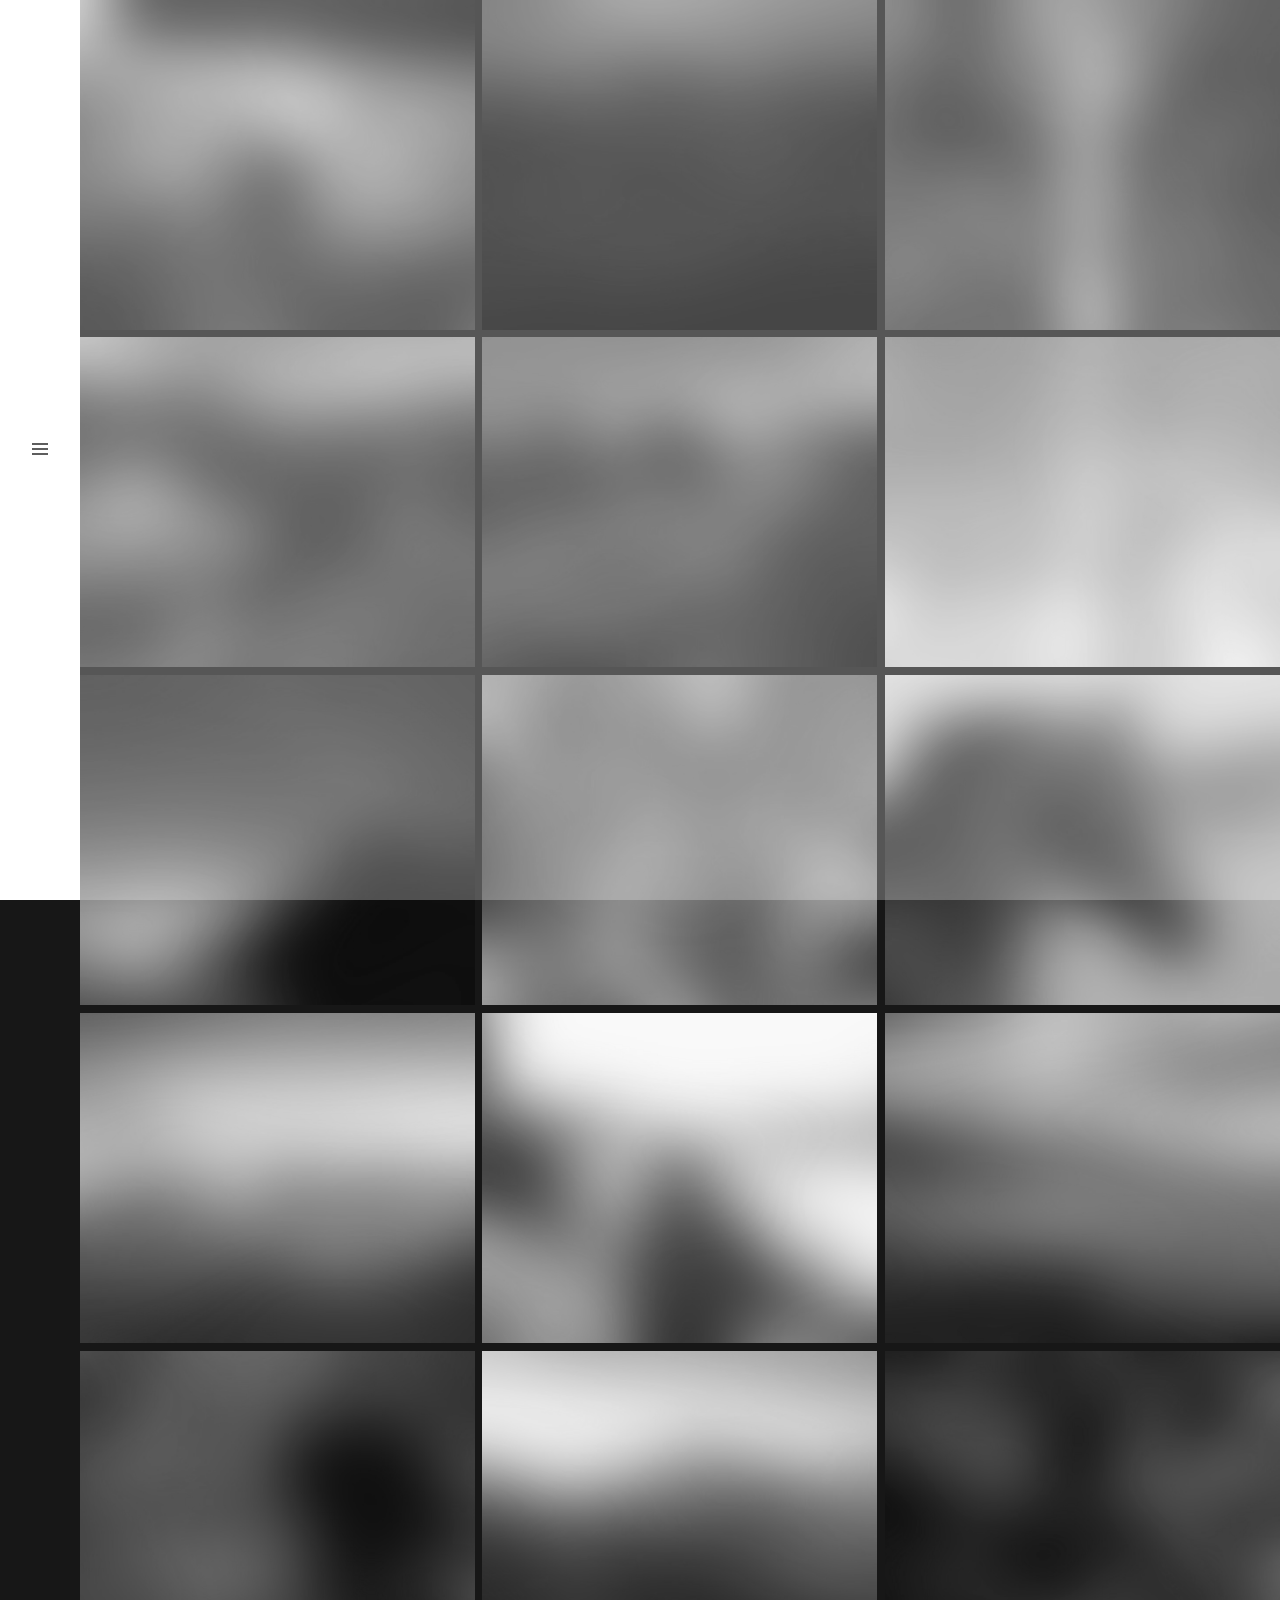
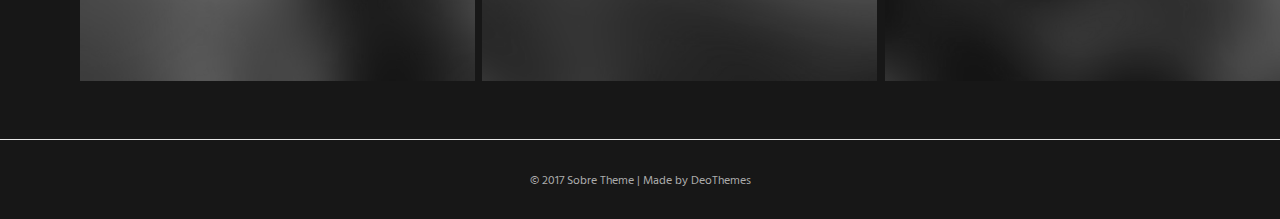
<file: index-black-and-white.html>
<!DOCTYPE html>
<html lang="en">
<head>
  <title>Sobre | Home Black &amp; White</title>

  <meta charset="utf-8">
  <!--[if IE]><meta http-equiv='X-UA-Compatible' content='IE=edge,chrome=1'><![endif]-->
  <meta name="viewport" content="width=device-width, initial-scale=1, maximum-scale=1">
  <meta name="description" content="">
  
  <!-- Google Fonts -->
  <link href='https://fonts.googleapis.com/css?family=Poppins:400,600%7CHind:400,400i,700' rel='stylesheet'>

  <!-- Css -->
  <link rel="stylesheet" href="css/bootstrap.min.css" />
  <link rel="stylesheet" href="css/font-icons.css" />
  <link rel="stylesheet" href="css/sliders.css" />
  <link rel="stylesheet" href="css/style.css" />

  <!-- Favicons -->
  <link rel="shortcut icon" href="img/favicon.ico">
  <link rel="apple-touch-icon" href="img/apple-touch-icon.png">
  <link rel="apple-touch-icon" sizes="72x72" href="img/apple-touch-icon-72x72.png">
  <link rel="apple-touch-icon" sizes="114x114" href="img/apple-touch-icon-114x114.png">

</head>

<body class="relative">

  <!-- Preloader -->
  <div class="loader-mask">
    <div class="loader"></div>
  </div>
  
  <!-- Navigation -->
  <header class="nav-type-1">
    <nav class="navbar">
      <div class="header-wrap relative">

        <div class="navbar-header">
          <button type="button" class="navbar-toggle" data-toggle="collapse" data-target="#navbar-collapse">
            <span class="sr-only">Toggle navigation</span>
            <span class="icon-bar"></span>
            <span class="icon-bar"></span>
            <span class="icon-bar"></span>
          </button>

          <!-- Logo -->
          <div class="logo-container">
            <div class="logo-wrap">
              <a href="index.html">
                <img class="logo" src="img/logo_dark.png" alt="logo">
              </a>
            </div>
          </div>
        </div> <!-- end navbar-header -->

        <div class="nav-wrap">
          <div class="collapse navbar-collapse" id="navbar-collapse">
            
            <ul class="nav navbar-nav">

              <li class="nav-item-toggle active">
                <a href="#">Home</a>
                <ul class="nav-item-submenu">
                  <li><a href="index.html">Animated Image</a></li>
                  <li><a href="index-vertical-slider.html">Vertical Slider</a></li>
                  <li><a href="index-youtube-video.html">Youtube Video</a></li>
                  <li><a href="index-vimeo-video.html">Vimeo Video</a></li>
                  <li><a href="index-html-video.html">HTML5 Video</a></li>
                  <li><a href="index-creative.html">Creative Hover</a></li>
                  <li><a href="index-thumbnails-slider.html">Thumbnails Slider</a></li>
                  <li><a href="index-masonry-grid.html">Masonry Grid</a></li>
                  <li><a href="index-mixed-width-grid.html">Mixed Width Grid</a></li>
                  <li><a href="index-standard-grid.html">Standard Grid</a></li>
                  <li><a href="index-slider.html">Slider</a></li>
                  <li><a href="index-kenburns.html">Kenburns</a></li>
                  <li><a href="index-black-and-white.html">Black &amp; White</a></li>
                  <li><a href="index-dark.html">Dark Scheme</a></li>
                </ul>
              </li>
              <li>
                <a href="about.html">About Me</a>
              </li>
              <li class="nav-item-toggle">
                <a href="#">Gallery</a>
                <ul class="nav-item-submenu">
                  <li><a href="gallery-5-cols.html">5 Columns</a></li>
                  <li><a href="gallery-4-cols.html">4 Columns</a></li>
                  <li><a href="gallery-3-cols.html">3 Columns</a></li>
                  <li><a href="gallery-2-cols.html">2 Columns</a></li>
                  <li><a href="gallery-albums.html">Albums</a></li>
                  <li><a href="gallery-single.html">Single Page</a></li>
                </ul>
              </li>                        
              <li class="nav-item-toggle">
                <a href="#">Blog</a>
                <ul class="nav-item-submenu">
                  <li><a href="blog-standard.html">Standard</a></li>
                  <li><a href="blog-single.html">Single Post</a></li>
                </ul>
              </li>
              <li>
                <a href="contact.html">Contact</a>
              </li>
              <li>
                <!-- Mobile social icons -->
                <div class="social-icons on-mobile nobase dark clearfix hidden-lg hidden-md">
                  <a href="#"><i class="ui-instagram"></i></a>
                  <a href="#"><i class="ui-facebook"></i></a>            
                  <a href="#"><i class="ui-twitter"></i></a>
                  <a href="#"><i class="ui-vimeo"></i></a>
                </div>
              </li>
              
            </ul>
          </div>
        </div> <!-- end nav-wrap -->

        <!-- Social icons -->
        <div class="social-icons nobase dark clearfix hidden-sm hidden-xs">
          <a href="#"><i class="ui-instagram"></i></a>
          <a href="#"><i class="ui-facebook"></i></a>            
          <a href="#"><i class="ui-twitter"></i></a>
          <a href="#"><i class="ui-vimeo"></i></a>
        </div>
        
      </div> <!-- end header wrap -->


      <!-- Nav trigger -->
      <div id="nav-trigger">
        <div id="nav-icon">
          <div class="nav-icon-inner">
            <div id="nav-icon-trigger" class="nav-icon-trigger">
              <span></span>
              <span></span>
              <span></span>
              <span></span>
            </div>
          </div>
        </div>
      </div> <!-- end nav trigger -->

    </nav> <!-- end navbar -->
  </header>

  <main class="main-wrapper oh">
    <!-- Masonry -->
    <section class="section-wrap pl-80 pt-0 pb-50">
      <div class="container-fluid">

        <div class="row">
          <div id="isotope-grid" class="works-grid grid-3-col small-gutter grayscale">

            <div class="work-item hover-trigger hover-2">
              <div class="work-container">
                <div class="work-img">
                  <a href="img/portfolio/1.jpg" class="lightbox-img" title="Path in the field">
                    <img src="img/portfolio/1.jpg" alt="">
                    <div class="hover-overlay" data-overlay="5">
                      <div class="work-description">
                        <h3>Path in the field</h3>
                        <span>People</span>
                      </div>
                    </div>
                  </a>              
                </div>                  
              </div> 
            </div> <!-- end work-item -->

            <div class="work-item hover-trigger hover-2">
              <div class="work-container">
                <div class="work-img">
                  <a href="img/portfolio/2.jpg" class="lightbox-img" title="Into The Blue">
                    <img src="img/portfolio/2.jpg" alt="">
                    <div class="hover-overlay" data-overlay="5">
                      <div class="work-description">
                        <h3>Mountain Night View</h3>
                        <span>Nature</span>
                      </div>
                    </div>
                  </a>              
                </div>                  
              </div> 
            </div> <!-- end work-item -->

            <div class="work-item hover-trigger hover-2">
              <div class="work-container">
                <div class="work-img">
                  <a href="img/portfolio/3.jpg" class="lightbox-img" title="Into The Blue">
                    <img src="img/portfolio/3.jpg" alt="">
                    <div class="hover-overlay" data-overlay="5">
                      <div class="work-description">
                        <h3>Water Falls</h3>
                        <span>Nature</span>
                      </div>
                    </div>
                  </a>              
                </div>                  
              </div> 
            </div> <!-- end work-item -->

            <div class="work-item hover-trigger hover-2">
              <div class="work-container">
                <div class="work-img">
                  <a href="img/portfolio/4.jpg" class="lightbox-img" title="Into The Blue">
                    <img src="img/portfolio/4.jpg" alt="">
                    <div class="hover-overlay" data-overlay="5">
                      <div class="work-description">
                        <h3>Overlooking View</h3>
                        <span>People</span>
                      </div>
                    </div>
                  </a>              
                </div>                  
              </div> 
            </div> <!-- end work-item -->

            <div class="work-item hover-trigger hover-2">
              <div class="work-container">
                <div class="work-img">
                  <a href="https://www.youtube.com/watch?v=MqLrY1rmUUE" class="lightbox-video">
                    <img src="img/portfolio/5.jpg" alt="">
                    <div class="hover-overlay" data-overlay="5">
                      <div class="work-description">
                        <h3>Rocky Road</h3>
                        <span>Nature</span>
                      </div>
                    </div>
                  </a>              
                </div>                  
              </div> 
            </div> <!-- end work-item -->

            <div class="work-item hover-trigger hover-2">
              <div class="work-container">
                <div class="work-img">
                  <a href="https://www.youtube.com/watch?v=MqLrY1rmUUE" class="lightbox-video">
                    <img src="img/portfolio/6.jpg" alt="">
                    <div class="hover-overlay" data-overlay="5">
                      <div class="work-description">
                        <h3>Snow Deer</h3>
                        <span>Video</span>
                      </div>
                    </div>
                  </a>              
                </div>                  
              </div> 
            </div> <!-- end work-item -->

            <div class="work-item hover-trigger hover-2">
              <div class="work-container">
                <div class="work-img">
                  <a href="img/portfolio/7.jpg" class="lightbox-img" title="Into The Blue">
                    <img src="img/portfolio/7.jpg" alt="">
                    <div class="hover-overlay" data-overlay="5">
                      <div class="work-description">
                        <h3>Black Mountain</h3>
                        <span>Nature</span>
                      </div>
                    </div>
                  </a>              
                </div>                  
              </div> 
            </div> <!-- end work-item -->

            <div class="work-item hover-trigger hover-2">
              <div class="work-container">
                <div class="work-img">
                  <a href="img/portfolio/8.jpg" class="lightbox-img" title="Into The Blue">
                    <img src="img/portfolio/8.jpg" alt="">
                    <div class="hover-overlay" data-overlay="5">
                      <div class="work-description">
                        <h3>Sweet Cherries</h3>
                        <span>Nature</span>
                      </div>
                    </div>
                  </a>              
                </div>                  
              </div> 
            </div> <!-- end work-item -->

            <div class="work-item hover-trigger hover-2">
              <div class="work-container">
                <div class="work-img">
                  <a href="img/portfolio/9.jpg" class="lightbox-img" title="Into The Blue">
                    <img src="img/portfolio/9.jpg" alt="">
                    <div class="hover-overlay" data-overlay="5">
                      <div class="work-description">
                        <h3>Riding The Horse</h3>
                        <span>Animals</span>
                      </div>
                    </div>
                  </a>              
                </div>                  
              </div> 
            </div> <!-- end work-item -->

            <div class="work-item hover-trigger hover-2">
              <div class="work-container">
                <div class="work-img">
                  <a href="img/portfolio/10.jpg" class="lightbox-img" title="Into The Blue">
                    <img src="img/portfolio/10.jpg" alt="">
                    <div class="hover-overlay" data-overlay="5">
                      <div class="work-description">
                        <h3>Brazil Island</h3>
                        <span>People</span>
                      </div>
                    </div>
                  </a>              
                </div>                  
              </div> 
            </div> <!-- end work-item -->

            <div class="work-item hover-trigger hover-2">
              <div class="work-container">
                <div class="work-img">
                  <a href="img/portfolio/11.jpg" class="lightbox-img" title="Into The Blue">
                    <img src="img/portfolio/11.jpg" alt="">
                    <div class="hover-overlay" data-overlay="5">
                      <div class="work-description">
                        <h3>Follow Me</h3>
                        <span>People</span>
                      </div>
                    </div>
                  </a>              
                </div>                  
              </div> 
            </div> <!-- end work-item -->

            <div class="work-item hover-trigger hover-2">
              <div class="work-container">
                <div class="work-img">
                  <a href="img/portfolio/12.jpg" class="lightbox-img" title="Into The Blue">
                    <img src="img/portfolio/12.jpg" alt="">
                    <div class="hover-overlay" data-overlay="5">
                      <div class="work-description">
                        <h3>Sunset</h3>
                        <span>Nature</span>
                      </div>
                    </div>
                  </a>              
                </div>                  
              </div> 
            </div> <!-- end work-item -->

            <div class="work-item hover-trigger hover-2">
              <div class="work-container">
                <div class="work-img">
                  <a href="img/portfolio/13.jpg" class="lightbox-img" title="Into The Blue">
                    <img src="img/portfolio/13.jpg" alt="">
                    <div class="hover-overlay" data-overlay="5">
                      <div class="work-description">
                        <h3>Site Seeing</h3>
                        <span>People</span>
                      </div>
                    </div>
                  </a>              
                </div>                  
              </div> 
            </div> <!-- end work-item -->

            <div class="work-item hover-trigger hover-2">
              <div class="work-container">
                <div class="work-img">
                  <a href="img/portfolio/14.jpg" class="lightbox-img" title="Into The Blue">
                    <img src="img/portfolio/14.jpg" alt="">
                    <div class="hover-overlay" data-overlay="5">
                      <div class="work-description">
                        <h3>Philippine Mountain</h3>
                        <span>Nature</span>
                      </div>
                    </div>
                  </a>              
                </div>                  
              </div> 
            </div> <!-- end work-item -->

            <div class="work-item hover-trigger hover-2">
              <div class="work-container">
                <div class="work-img">
                  <a href="img/portfolio/15.jpg" class="lightbox-img" title="Into The Blue">
                    <img src="img/portfolio/15.jpg" alt="">
                    <div class="hover-overlay" data-overlay="5">
                      <div class="work-description">
                        <h3>Green Forest</h3>
                        <span>Nature</span>
                      </div>
                    </div>
                  </a>              
                </div>                  
              </div> 
            </div> <!-- end work-item -->

          </div>  <!-- end portfolio container -->
        </div> <!-- end row -->

      </div>
    </section> <!-- end masonry -->
  </main> <!-- end main wrapper -->

  <!-- Footer -->
  <footer class="bottom-footer">
    <div class="container">
      <div class="copyright text-center">
        <span>
          &copy; 2017 Sobre Theme | Made by <a href="https://deothemes.com">DeoThemes</a>
        </span>
      </div> 
    </div>
  </footer> <!-- end footer -->

  <!-- jQuery Scripts -->
  <script type="text/javascript" src="js/jquery.min.js"></script>
  <script type="text/javascript" src="js/bootstrap.min.js"></script>
  <script type="text/javascript" src="js/plugins.js"></script>  
  <script type="text/javascript" src="js/scripts.js"></script>
    
</body>
</html>
</file>
<file: site/css/font-icons.css>
@font-face {
  font-family: 'ui-icons';
  src: url('../fonts/ui-icons.eot?32897946');
  src: url('../fonts/ui-icons.eot?32897946#iefix') format('embedded-opentype'),
       url('../fonts/ui-icons.woff2?32897946') format('woff2'),
       url('../fonts/ui-icons.woff?32897946') format('woff'),
       url('../fonts/ui-icons.ttf?32897946') format('truetype'),
       url('../fonts/ui-icons.svg?32897946#ui-icons') format('svg');
  font-weight: normal;
  font-style: normal;
}
/* Chrome hack: SVG is rendered more smooth in Windozze. 100% magic, uncomment if you need it. */
/* Note, that will break hinting! In other OS-es font will be not as sharp as it could be */
/*
@media screen and (-webkit-min-device-pixel-ratio:0) {
  @font-face {
    font-family: 'ui-icons';
    src: url('../font/ui-icons.svg?32897946#ui-icons') format('svg');
  }
}
*/
 
 [class^="ui-"]:before, [class*=" ui-"]:before {
  font-family: "ui-icons";
  font-style: normal;
  font-weight: normal;
  speak: none;
 
  display: inline-block;
  text-decoration: inherit;
  width: 1em;
  margin-right: .2em;
  text-align: center;
  /* opacity: .8; */
 
  /* For safety - reset parent styles, that can break glyph codes*/
  font-variant: normal;
  text-transform: none;
 
  /* fix buttons height, for twitter bootstrap */
  line-height: 1em;
 
  /* Animation center compensation - margins should be symmetric */
  /* remove if not needed */
  margin-left: .2em;
 
  /* you can be more comfortable with increased icons size */
  /* font-size: 120%; */
 
  /* Font smoothing. That was taken from TWBS */
  -webkit-font-smoothing: antialiased;
  -moz-osx-font-smoothing: grayscale;
 
  /* Uncomment for 3D effect */
  /* text-shadow: 1px 1px 1px rgba(127, 127, 127, 0.3); */
}
 
.ui-left-arrow:before { content: '\e800'; } /* '' */
.ui-right-arrow:before { content: '\e801'; } /* '' */
.ui-vimeo:before { content: '\e802'; } /* '' */
.ui-twitter:before { content: '\f099'; } /* '' */
.ui-facebook:before { content: '\f09a'; } /* '' */
.ui-github-circled:before { content: '\f09b'; } /* '' */
.ui-linkedin:before { content: '\f0e1'; } /* '' */
.ui-angle_down:before { content: '\f107'; } /* '' */
.ui-youtube:before { content: '\f16a'; } /* '' */
.ui-instagram:before { content: '\f16d'; } /* '' */
.ui-tumblr:before { content: '\f173'; } /* '' */
.ui-dribbble:before { content: '\f17d'; } /* '' */
.ui-google:before { content: '\f1a0'; } /* '' */
.ui-reddit:before { content: '\f1a1'; } /* '' */
.ui-stumbleupon:before { content: '\f1a4'; } /* '' */
.ui-delicious:before { content: '\f1a5'; } /* '' */
.ui-behance:before { content: '\f1b4'; } /* '' */
.ui-pinterest:before { content: '\f231'; } /* '' */
</file>
<file: site/css/style.css>
/*-------------------------------------------------------*/
/* Table of Content

1. General
2. Typography
3. Navigation
4. Layout
5. Blog
6. Portfolio
7. Shortcodes
8. Footer
9. Responsive

/*-------------------------------------------------------*/
/*-------------------------------------------------------*/
/* General
/*-------------------------------------------------------*/
.clearfix {
  *zoom: 1;
}

.clearfix:before, .clearfix:after {
  display: table;
  line-height: 0;
  content: "";
}

.clearfix:after {
  clear: both;
}

.clear {
  clear: both;
}

.oh {
  overflow: hidden;
}

.ov {
  overflow: visible;
}

.relative {
  position: relative;
}

.section-wrap {
  padding: 120px 0;
  overflow: hidden;
  background-attachment: fixed;
  background-size: cover;
}

.section-wrap-lg {
  padding: 170px 0;
}

.section-wrap-md {
  padding: 100px 0;
}

.main-container {
  margin: auto;
}

@media (min-width: 1600px) {
  .grid-1440 .main-container,
  .grid-1440 .container {
    width: 1440px;
  }
}

.mobile section {
  background-attachment: scroll !important;
}

.bg-dark {
  background-color: #171717;
}

.bg-light {
  background-color: #fafafa;
}

.bg-white {
  background-color: #fff;
}

.bg-color {
  background-color: #23abc4;
}

.white {
  color: #fff;
}

.static {
  position: static;
}

.block {
  display: block;
}

.left {
  float: left;
}

.right {
  float: right;
}

.valign {
  position: absolute;
  top: 50%;
  -webkit-transform: translateY(-50%);
  -moz-transform: translateY(-50%);
  -ms-transform: translateY(-50%);
  -o-transform: translateY(-50%);
  transform: translateY(-50%);
}

.container-fluid.semi-fluid {
  padding: 0 40px;
}

.img-fw {
  width: 100%;
}

.uppercase {
  text-transform: uppercase;
  letter-spacing: 0.02em;
}

.last {
  margin-bottom: 0 !important;
}

@media (max-width: 991px) {
  .md-text-center {
    text-align: center;
  }
}

@media (max-width: 767px) {
  .sm-text-center {
    text-align: center;
  }
}

@media (max-width: 480px) {
  .xs-text-center {
    text-align: center;
  }
}

img.alignleft {
  float: left;
  margin: 10px 20px 10px 0;
}

img.alignright {
  float: right;
  margin: 10px 0 10px 20px;
}

.animation-wrap {
  overflow: hidden;
}

::-moz-selection {
  color: #fff;
  background-color: #171717;
}

::-webkit-selection {
  color: #fff;
  background-color: #171717;
}

::selection {
  color: #fff;
  background-color: #171717;
}

:focus {
  outline: none;
}

body {
  margin: 0;
  padding: 0;
  font-family: "Hind", sans-serif;
  font-size: 17px;
  line-height: 1.5;
  font-smoothing: antialiased;
  -webkit-font-smoothing: antialiased;
  -moz-font-smoothing: antialiased;
  background: #fff;
  outline: 0;
  overflow-x: hidden;
  overflow-y: auto;
  color: #929292;
}

body img {
  border: none;
  max-width: 100%;
  -webkit-user-select: none;
  -khtml-user-select: none;
  -moz-user-select: none;
  -o-user-select: none;
  user-select: none;
}

video {
  height: 100%;
  width: 100%;
}

iframe {
  border: 0;
}

/*-------------------------------------------------------*/
/* Preloader
/*-------------------------------------------------------*/
.loader-mask {
  position: fixed;
  top: 0;
  left: 0;
  right: 0;
  bottom: 0;
  background-color: #fff;
  z-index: 99999;
}

.loader {
  position: absolute;
  left: 50%;
  top: 50%;
  font-size: 5px;
  width: 5em;
  height: 5em;
  margin: -25px 0 0 -25px;
  text-indent: -9999em;
  border-top: 0.5em solid #2b2b2b;
  border-right: 0.5em solid rgba(245, 245, 245, 0.5);
  border-bottom: 0.5em solid rgba(245, 245, 245, 0.5);
  border-left: 0.5em solid rgba(245, 245, 245, 0.5);
  -webkit-transform: translateZ(0);
  -ms-transform: translateZ(0);
  transform: translateZ(0);
  -webkit-animation: load8 1.1s infinite linear;
  animation: load8 1.1s infinite linear;
}

.loader,
.loader:after {
  border-radius: 50%;
  width: 10em;
  height: 10em;
}

@-webkit-keyframes load8 {
  0% {
    -webkit-transform: rotate(0deg);
    transform: rotate(0deg);
  }
  100% {
    -webkit-transform: rotate(360deg);
    transform: rotate(360deg);
  }
}

@keyframes load8 {
  0% {
    -webkit-transform: rotate(0deg);
    transform: rotate(0deg);
  }
  100% {
    -webkit-transform: rotate(360deg);
    transform: rotate(360deg);
  }
}

/* Scroll Down icon
-------------------------------------------------------*/
.scroll-down {
  font-size: 16px;
  width: 38px;
  height: 38px;
  background-color: rgba(255, 255, 255, 0.2);
  text-align: center;
  line-height: 38px;
  z-index: 50 !important;
  position: absolute;
  bottom: 40px;
  left: 50%;
  margin-left: -19px;
  border-radius: 50%;
}

.scroll-down.bottom-140 {
  bottom: 140px;
}

@media only screen and (max-width: 767px) {
  .scroll-down.bottom-140 {
    bottom: 80px;
  }
}

.scroll-down a {
  line-height: 38px;
  position: relative;
  z-index: 50 !important;
}

.scroll-down i {
  color: #fff;
  -webkit-animation: scroll-down-icon 1s infinite;
  -moz-animation: scroll-down-icon 1s infinite;
  -o-animation: scroll-down-icon 1s infinite;
  animation: scroll-down-icon 1s infinite;
  position: absolute;
  left: 13px;
  font-size: 20px;
}

@-webkit-keyframes scroll-down-icon {
  0% {
    bottom: 3px;
  }
  50% {
    bottom: 8px;
  }
  100% {
    bottom: 3px;
  }
}

@-moz-keyframes scroll-down-icon {
  0% {
    bottom: 3px;
  }
  50% {
    bottom: 8px;
  }
  100% {
    bottom: 3px;
  }
}

@-o-keyframes scroll-down-icon {
  0% {
    bottom: 3px;
  }
  50% {
    bottom: 8px;
  }
  100% {
    bottom: 3px;
  }
}

@keyframes scroll-down-icon {
  0% {
    bottom: 3px;
  }
  50% {
    bottom: 8px;
  }
  100% {
    bottom: 3px;
  }
}

.row.row-4 {
  margin: 0 -2px;
}

.row.row-4 > div {
  padding: 0 2px;
}

.row.row-10 {
  margin: 0 -5px;
}

.row.row-10 > div {
  padding: 0 5px;
}

.row.row-12 {
  margin: 0 -6px;
}

.row.row-12 > div {
  padding: 0 6px;
}

.row.row-16 {
  margin: 0 -8px;
}

.row.row-16 > div {
  padding: 0 8px;
}

.row.row-20 {
  margin: 0 -10px;
}

.row.row-20 > div {
  padding: 0 10px;
}

/* Magnific Popup
-------------------------------------------------------*/
.mfp-bg, .mfp-wrap {
  position: fixed;
  left: 0;
  top: 0;
}

.mfp-bg, .mfp-container, .mfp-wrap {
  height: 100%;
  width: 100%;
}

.mfp-container:before, .mfp-figure:after {
  content: '';
}

.mfp-bg {
  z-index: 1250;
  overflow: hidden;
  background: #0b0b0b;
  opacity: .8;
  filter: alpha(opacity=80);
}

.mfp-wrap {
  z-index: 1251;
  outline: 0 !important;
  -webkit-backface-visibility: hidden;
}

.mfp-container {
  text-align: center;
  position: absolute;
  left: 0;
  top: 0;
  padding: 0 8px;
  -webkit-box-sizing: border-box;
  -moz-box-sizing: border-box;
  box-sizing: border-box;
}

.mfp-container:before {
  display: inline-block;
  height: 100%;
  vertical-align: middle;
}

.mfp-align-top .mfp-container:before {
  display: none;
}

.mfp-content {
  position: relative;
  display: inline-block;
  vertical-align: middle;
  margin: 0 auto;
  text-align: left;
  z-index: 1045;
}

.mfp-close, .mfp-preloader {
  text-align: center;
  position: absolute;
}

.mfp-ajax-holder .mfp-content, .mfp-inline-holder .mfp-content {
  width: 100%;
  cursor: auto;
}

.mfp-ajax-cur {
  cursor: progress;
}

.mfp-zoom-out-cur, .mfp-zoom-out-cur .mfp-image-holder .mfp-close {
  cursor: -moz-zoom-out;
  cursor: -webkit-zoom-out;
  cursor: zoom-out;
}

.mfp-zoom {
  cursor: pointer;
  cursor: -webkit-zoom-in;
  cursor: -moz-zoom-in;
  cursor: zoom-in;
}

.mfp-auto-cursor .mfp-content {
  cursor: auto;
}

.mfp-arrow, .mfp-close, .mfp-counter, .mfp-preloader {
  -webkit-user-select: none;
  -moz-user-select: none;
  user-select: none;
}

.mfp-loading.mfp-figure {
  display: none;
}

.mfp-hide {
  display: none !important;
}

.mfp-preloader {
  color: #CCC;
  top: 50%;
  width: auto;
  margin-top: -.8em;
  left: 8px;
  right: 8px;
  z-index: 1044;
}

.mfp-preloader a {
  color: #CCC;
}

.mfp-close, .mfp-preloader a:hover {
  color: #FFF;
}

.mfp-s-error .mfp-content, .mfp-s-ready .mfp-preloader {
  display: none;
}

button.mfp-arrow, button.mfp-close {
  overflow: visible;
  cursor: pointer;
  background: 0 0;
  border: 0;
  -webkit-appearance: none;
  display: block;
  outline: 0;
  padding: 0;
  z-index: 1046;
  -webkit-box-shadow: none;
  box-shadow: none;
}

button::-moz-focus-inner {
  padding: 0;
  border: 0;
}

.mfp-close {
  width: 44px;
  height: 44px;
  line-height: 44px;
  right: 0;
  top: 0;
  text-decoration: none;
  opacity: .65;
  filter: alpha(opacity=65);
  padding: 0 0 18px 10px;
  font-style: normal;
  font-size: 28px;
  font-family: Arial,Baskerville,monospace;
}

.mfp-close:focus, .mfp-close:hover {
  opacity: 1;
  filter: alpha(opacity=100);
}

.mfp-close:active {
  top: 1px;
}

.mfp-close-btn-in .mfp-close {
  color: #333;
}

.mfp-iframe-holder .mfp-close, .mfp-image-holder .mfp-close {
  color: #FFF;
  right: -6px;
  text-align: right;
  padding-right: 6px;
  width: 100%;
}

.mfp-counter {
  position: absolute;
  top: 0;
  right: 0;
  color: #CCC;
  font-size: 12px;
  line-height: 18px;
  white-space: nowrap;
}

.mfp-figure, img.mfp-img {
  line-height: 0;
}

.mfp-arrow {
  position: absolute;
  opacity: .65;
  filter: alpha(opacity=65);
  margin: -55px 0 0;
  top: 50%;
  padding: 0;
  width: 90px;
  height: 110px;
  -webkit-tap-highlight-color: transparent;
}

.mfp-arrow:active {
  margin-top: -54px;
}

.mfp-arrow:focus, .mfp-arrow:hover {
  opacity: 1;
  filter: alpha(opacity=100);
}

.mfp-arrow .mfp-a, .mfp-arrow .mfp-b, .mfp-arrow:after, .mfp-arrow:before {
  content: '';
  display: block;
  width: 0;
  height: 0;
  position: absolute;
  left: 0;
  top: 0;
  margin-top: 35px;
  margin-left: 35px;
  border: inset transparent;
}

.mfp-arrow .mfp-a, .mfp-arrow:after {
  border-top-width: 13px;
  border-bottom-width: 13px;
  top: 8px;
}

.mfp-arrow .mfp-b, .mfp-arrow:before {
  border-top-width: 21px;
  border-bottom-width: 21px;
  opacity: .7;
}

.mfp-arrow-left {
  left: 0;
}

.mfp-arrow-left .mfp-a, .mfp-arrow-left:after {
  border-right: 17px solid #FFF;
  margin-left: 31px;
}

.mfp-arrow-left .mfp-b, .mfp-arrow-left:before {
  margin-left: 25px;
  border-right: 27px solid #3F3F3F;
}

.mfp-arrow-right {
  right: 0;
}

.mfp-arrow-right .mfp-a, .mfp-arrow-right:after {
  border-left: 17px solid #FFF;
  margin-left: 39px;
}

.mfp-arrow-right .mfp-b, .mfp-arrow-right:before {
  border-left: 27px solid #3F3F3F;
}

.mfp-iframe-holder {
  padding-top: 40px;
  padding-bottom: 40px;
}

.mfp-iframe-holder .mfp-content {
  line-height: 0;
  width: 100%;
  max-width: 900px;
}

.mfp-image-holder .mfp-content, img.mfp-img {
  max-width: 100%;
}

.mfp-iframe-holder .mfp-close {
  top: -40px;
}

.mfp-iframe-scaler {
  width: 100%;
  height: 0;
  overflow: hidden;
  padding-top: 56.25%;
}

.mfp-iframe-scaler iframe {
  position: absolute;
  display: block;
  top: 0;
  left: 0;
  width: 100%;
  height: 100%;
  box-shadow: 0 0 8px rgba(0, 0, 0, 0.6);
  background: #000;
}

.mfp-figure:after, img.mfp-img {
  width: auto;
  height: auto;
  display: block;
}

img.mfp-img {
  -webkit-box-sizing: border-box;
  -moz-box-sizing: border-box;
  box-sizing: border-box;
  padding: 40px 0;
  margin: 0 auto;
}

.mfp-figure:after {
  position: absolute;
  left: 0;
  top: 40px;
  bottom: 40px;
  right: 0;
  z-index: -1;
  box-shadow: 0 0 8px rgba(0, 0, 0, 0.6);
  background: #444;
}

.mfp-figure small {
  color: #BDBDBD;
  display: block;
  font-size: 12px;
  line-height: 14px;
}

.mfp-figure figure {
  margin: 0;
}

.mfp-bottom-bar {
  margin-top: -36px;
  position: absolute;
  top: 100%;
  left: 0;
  width: 100%;
  cursor: auto;
}

.mfp-title {
  text-align: left;
  line-height: 18px;
  color: #F3F3F3;
  word-wrap: break-word;
  padding-right: 36px;
}

.mfp-gallery .mfp-image-holder .mfp-figure {
  cursor: pointer;
}

@media screen and (max-width: 800px) and (orientation: landscape), screen and (max-height: 300px) {
  .mfp-img-mobile .mfp-image-holder {
    padding-left: 0;
    padding-right: 0;
  }
  .mfp-img-mobile img.mfp-img {
    padding: 0;
  }
  .mfp-img-mobile .mfp-figure:after {
    top: 0;
    bottom: 0;
  }
  .mfp-img-mobile .mfp-figure small {
    display: inline;
    margin-left: 5px;
  }
  .mfp-img-mobile .mfp-bottom-bar {
    background: rgba(0, 0, 0, 0.6);
    bottom: 0;
    margin: 0;
    top: auto;
    padding: 3px 5px;
    position: fixed;
    -webkit-box-sizing: border-box;
    -moz-box-sizing: border-box;
    box-sizing: border-box;
  }
  .mfp-img-mobile .mfp-bottom-bar:empty {
    padding: 0;
  }
  .mfp-img-mobile .mfp-counter {
    right: 5px;
    top: 3px;
  }
  .mfp-img-mobile .mfp-close {
    top: 0;
    right: 0;
    width: 35px;
    height: 35px;
    line-height: 35px;
    background: rgba(0, 0, 0, 0.6);
    position: fixed;
    text-align: center;
    padding: 0;
  }
}

@media all and (max-width: 900px) {
  .mfp-arrow {
    -webkit-transform: scale(0.75);
    transform: scale(0.75);
  }
  .mfp-arrow-left {
    -webkit-transform-origin: 0;
    transform-origin: 0;
  }
  .mfp-arrow-right {
    -webkit-transform-origin: 100%;
    transform-origin: 100%;
  }
  .mfp-container {
    padding-left: 6px;
    padding-right: 6px;
  }
}

.mfp-ie7 .mfp-img {
  padding: 0;
}

.mfp-ie7 .mfp-bottom-bar {
  width: 600px;
  left: 50%;
  margin-left: -300px;
  margin-top: 5px;
  padding-bottom: 5px;
}

.mfp-ie7 .mfp-container {
  padding: 0;
}

.mfp-ie7 .mfp-content {
  padding-top: 44px;
}

.mfp-ie7 .mfp-close {
  top: 0;
  right: 0;
  padding-top: 0;
}

.mfp-with-zoom .mfp-container,
.mfp-with-zoom.mfp-bg {
  opacity: 0;
  -webkit-backface-visibility: hidden;
  /* ideally, transition speed should match zoom duration */
  -webkit-transition: all 0.3s ease-out;
  -moz-transition: all 0.3s ease-out;
  -o-transition: all 0.3s ease-out;
  transition: all 0.3s ease-out;
}

.mfp-with-zoom.mfp-ready .mfp-container {
  opacity: 1;
}

.mfp-with-zoom.mfp-ready.mfp-bg {
  opacity: 0.8;
}

.mfp-with-zoom.mfp-removing .mfp-container,
.mfp-with-zoom.mfp-removing.mfp-bg {
  opacity: 0;
}

/* Row multiple items
-------------------------------------------------------*/
.items-grid .col-xs-6:nth-child(2n + 3) {
  clear: left;
}

.items-grid .col-xs-4:nth-child(3n + 4) {
  clear: left;
}

.items-grid .col-xs-3:nth-child(4n + 5) {
  clear: left;
}

.items-grid .col-xs-2:nth-child(6n + 7) {
  clear: left;
}

.items-grid .col-xs-1:nth-child(12n + 13) {
  clear: left;
}

@media (min-width: 768px) {
  .items-grid .col-xs-6:nth-child(2n + 3) {
    clear: none;
  }
  .items-grid .col-xs-4:nth-child(3n + 4) {
    clear: none;
  }
  .items-grid .col-xs-3:nth-child(4n + 5) {
    clear: none;
  }
  .items-grid .col-xs-2:nth-child(6n + 7) {
    clear: none;
  }
  .items-grid .col-xs-1:nth-child(12n + 13) {
    clear: none;
  }
  .items-grid .col-sm-6:nth-child(2n + 3) {
    clear: left;
  }
  .items-grid .col-sm-4:nth-child(3n + 4) {
    clear: left;
  }
  .items-grid .col-sm-3:nth-child(4n + 5) {
    clear: left;
  }
  .items-grid .col-sm-2:nth-child(6n + 7) {
    clear: left;
  }
  .items-grid .col-sm-1:nth-child(12n + 13) {
    clear: left;
  }
}

@media (min-width: 992px) {
  .items-grid .col-sm-6:nth-child(2n + 3) {
    clear: none;
  }
  .items-grid .col-sm-4:nth-child(3n + 4) {
    clear: none;
  }
  .items-grid .col-sm-3:nth-child(4n + 5) {
    clear: none;
  }
  .items-grid .col-sm-2:nth-child(6n + 7) {
    clear: none;
  }
  .items-grid .col-sm-1:nth-child(12n + 13) {
    clear: none;
  }
  .items-grid .col-md-6:nth-child(2n + 3) {
    clear: left;
  }
  .items-grid .col-md-4:nth-child(3n + 4) {
    clear: left;
  }
  .items-grid .col-md-3:nth-child(4n + 5) {
    clear: left;
  }
  .items-grid .col-md-2:nth-child(6n + 7) {
    clear: left;
  }
  .items-grid .col-md-1:nth-child(12n + 13) {
    clear: left;
  }
}

@media (min-width: 1200px) {
  .items-grid .col-md-6:nth-child(2n + 3) {
    clear: none;
  }
  .items-grid .col-md-4:nth-child(3n + 4) {
    clear: none;
  }
  .items-grid .col-md-3:nth-child(4n + 5) {
    clear: none;
  }
  .items-grid .col-md-2:nth-child(6n + 7) {
    clear: none;
  }
  .items-grid .col-md-1:nth-child(12n + 13) {
    clear: none;
  }
  .items-grid .col-lg-6:nth-child(2n + 3) {
    clear: left;
  }
  .items-grid .col-lg-4:nth-child(3n + 4) {
    clear: left;
  }
  .items-grid .col-lg-3:nth-child(4n + 5) {
    clear: left;
  }
  .items-grid .col-lg-2:nth-child(6n + 7) {
    clear: left;
  }
  .items-grid .col-lg-1:nth-child(12n + 13) {
    clear: left;
  }
}

/* 5 columns
-------------------------------------------------------*/
.col-xs-5ths,
.col-sm-5ths,
.col-md-5ths,
.col-lg-5ths {
  position: relative;
  min-height: 1px;
  padding-right: 10px;
  padding-left: 10px;
}

.col-xs-5ths {
  width: 20%;
  float: left;
}

@media (min-width: 767px) {
  .col-sm-5ths {
    width: 20%;
    float: left;
  }
}

@media (min-width: 992px) {
  .col-md-5ths {
    width: 20%;
    float: left;
  }
}

@media (min-width: 1200px) {
  .col-lg-5ths {
    width: 20%;
    float: left;
  }
}

/* Hover Overlays
-------------------------------------------------------*/
.hover-overlay {
  content: '';
  display: block;
  position: absolute;
  top: 0;
  width: 100%;
  height: 100%;
  opacity: 0;
  visibility: hidden;
  -webkit-transition: all 0.3s ease-in-out;
  -moz-transition: all 0.3s ease-in-out;
  -ms-transition: all 0.3s ease-in-out;
  -o-transition: all 0.3s ease-in-out;
  transition: all 0.3s ease-in-out;
}

.hover-overlay.light {
  background-color: rgba(255, 255, 255, 0.9);
}

.hover-trigger:hover .hover-overlay {
  opacity: 1;
  visibility: visible;
}

[data-overlay="1"] {
  background-color: rgba(25, 25, 25, 0.1);
}

[data-overlay="2"] {
  background-color: rgba(25, 25, 25, 0.2);
}

[data-overlay="3"] {
  background-color: rgba(25, 25, 25, 0.3);
}

[data-overlay="4"] {
  background-color: rgba(25, 25, 25, 0.4);
}

[data-overlay="5"] {
  background-color: rgba(25, 25, 25, 0.5);
}

[data-overlay="6"] {
  background-color: rgba(25, 25, 25, 0.6);
}

[data-overlay="7"] {
  background-color: rgba(25, 25, 25, 0.7);
}

[data-overlay="8"] {
  background-color: rgba(25, 25, 25, 0.8);
}

[data-overlay="9"] {
  background-color: rgba(25, 25, 25, 0.9);
}

[data-overlay="10"] {
  background-color: #191919;
}

/* List Items
-------------------------------------------------------*/
.list-dividers > li {
  position: relative;
  padding: 9px 0;
  border-bottom: 1px solid #eaeaea;
}

.list-no-dividers > li {
  position: relative;
  padding: 7px 0 !important;
}

/*-------------------------------------------------------*/
/* Typography
/*-------------------------------------------------------*/
ul {
  list-style: none;
  margin: 0;
  padding: 0;
}

h1, h2, h3, h4, h5, h6 {
  font-family: "Poppins", sans-serif;
  margin-top: 0;
  color: #212121;
  font-weight: 600;
  letter-spacing: -0.03em;
  line-height: 1.2;
}

h1 {
  font-size: 32px;
}

h2 {
  font-size: 28px;
}

h3 {
  font-size: 24px;
}

h4 {
  font-size: 20px;
}

h5 {
  font-size: 18px;
}

h6 {
  font-size: 16px;
}

h1 > a, h2 > a, h3 > a, h4 > a, h5 > a, h6 > a {
  color: inherit;
}

h1 small, h2 small, h3 small, h4 small, h5 small, h6 small {
  color: #212121;
  font-size: 85%;
  font-weight: bold;
}

.heading {
  position: relative;
  margin-bottom: 0;
}

.heading.large {
  font-size: 42px;
}

.heading-row {
  margin-bottom: 70px;
}

a {
  text-decoration: none;
  color: #000;
  outline: none;
  -webkit-transition: color 0.1s ease-in-out;
  -moz-transition: color 0.1s ease-in-out;
  -ms-transition: color 0.1s ease-in-out;
  -o-transition: color 0.1s ease-in-out;
  transition: color 0.1s ease-in-out;
}

a:hover, a:focus {
  text-decoration: none;
  color: #171717;
  outline: none;
}

.underline {
  border-bottom: 1px solid #eaeaea;
}

.underline:hover {
  border-color: #171717;
}

b, strong {
  color: #212121;
}

.lead-heading.white strong {
  color: #fff;
}

p {
  font-size: 17px;
  color: #929292;
  font-weight: normal;
  line-height: 31px;
}

.list-inline {
  margin: 0;
}

.bottom-line:after {
  content: "";
  display: block;
  width: 50px;
  border-bottom: 3px solid #23abc4;
  margin: 22px auto 0;
  z-index: 1;
  position: relative;
}

.bottom-line.left-align:after {
  margin: 22px auto 22px 0;
}

.bottom-line.grey:after {
  border-color: #e4e4e4;
}

.bottom-line.full-grey:after {
  width: 100%;
  border-color: #eaeaea;
  margin-top: 16px;
}

@media (min-width: 768px) {
  .lead {
    font-size: 18px;
  }
}

.lead {
  margin-bottom: 10px;
  font-size: 18px;
  font-weight: 400;
  line-height: 30px;
}

p.large {
  font-size: 120%;
  line-height: 1.8;
}

.fsz-50 {
  font-size: 50px;
}

.fsz-16 {
  font-size: 16px;
}

blockquote {
  padding: 10px 0 10px 40px;
  margin: 0;
  border-left: 3px solid #e5e5e5;
}

blockquote > p {
  font-size: 17px;
  line-height: 30px;
  font-family: "Poppins", sans-serif;
  margin-bottom: 7px !important;
  color: #929292;
  position: relative;
}

blockquote > span {
  color: #212121;
  font-size: 14px;
}

.highlight {
  padding: 3px 5px;
  color: #fff;
  background-color: #23abc4;
}

.list li {
  line-height: 24px;
  position: relative;
}

.list li i {
  line-height: 21px;
}

.bullets li,
.arrows li,
.checks li,
.numbers li {
  margin-bottom: 20px;
  color: #929292;
}

.bullets li {
  padding-left: 15px;
}

.bullets li:before {
  content: "\2022";
  font-size: 18px;
  position: absolute;
  left: 0;
  color: #23abc4;
}

.arrows i {
  margin-right: 5px;
}

.arrows i,
.checks i {
  color: #23abc4;
}

.checks i {
  font-size: 12px;
  margin-right: 7px;
  vertical-align: middle;
}

ol.numbers {
  padding-left: 20px;
}

.section-columns p {
  margin-bottom: 40px;
}

/*-------------------------------------------------------*/
/* Navigation
/*-------------------------------------------------------*/
@media (max-width: 991px) {
  .navbar-header {
    float: none;
  }
  .navbar-left, .navbar-nav, .navbar-right {
    float: none !important;
  }
  .navbar-toggle {
    display: block;
  }
  .navbar-collapse {
    border-top: 1px solid transparent;
    box-shadow: inset 0 1px 0 rgba(255, 255, 255, 0.1);
  }
  .navbar-fixed-top {
    top: 0;
    border-width: 0 0 1px;
  }
  .navbar-collapse.collapse {
    display: none !important;
  }
  .navbar-nav {
    margin-top: 7.5px;
  }
  .navbar-nav > li {
    float: none;
  }
  .navbar-nav > li > a {
    padding-top: 10px;
    padding-bottom: 10px;
  }
  .collapse.in {
    display: block !important;
  }
  .navbar-nav .open .dropdown-menu {
    position: static;
    float: none;
    width: auto;
    margin-top: 0;
    background-color: transparent;
    border: 0;
    -webkit-box-shadow: none;
    box-shadow: none;
  }
}

.navbar {
  margin-bottom: 0;
  height: 100%;
  border: none;
  min-height: 60px;
  -webkit-backface-visibility: hidden;
  backface-visibility: hidden;
  -webkit-transition: all 0.3s ease-in-out;
  -moz-transition: all 0.3s ease-in-out;
  -ms-transition: all 0.3s ease-in-out;
  -o-transition: all 0.3s ease-in-out;
  transition: all 0.3s ease-in-out;
  z-index: 120;
}

.navigation {
  width: 100%;
  line-height: 0;
}

.navigation-overlay {
  -webkit-transition: all 0.3s ease-in-out;
  -moz-transition: all 0.3s ease-in-out;
  -ms-transition: all 0.3s ease-in-out;
  -o-transition: all 0.3s ease-in-out;
  transition: all 0.3s ease-in-out;
}

.logo-container {
  float: left;
}

.logo-wrap {
  display: table;
  width: 100%;
}

.logo-wrap > a {
  display: table-cell;
  vertical-align: middle;
  height: 100px;
}

.logo,
.logo-dark {
  max-height: 25px;
}

.navbar-header {
  padding-right: 15px;
}

.navbar-nav {
  margin: 0;
  display: inline-block;
  float: none;
  width: 100%;
  margin-top: 120px;
}

.navbar-nav > li,
.navbar-nav .social-icons a {
  float: none;
}

.navbar-nav > li > a {
  font-family: "Poppins", sans-serif;
  font-weight: 600;
  letter-spacing: -0.03em;
  color: #929292;
  font-size: 17px;
  padding: 11px 0;
  line-height: 1;
}

.navbar-nav > li > a:hover {
  color: #212121;
}

.navbar-nav > .active > a {
  color: #212121;
}

.navbar-nav > li:last-child > a {
  padding-right: 0;
}

.navbar-collapse {
  border: none;
  padding-left: 0;
  padding-right: 0;
  max-height: 100% !important;
  -webkit-box-shadow: none;
  -moz-box-shadow: none;
  -ms-box-shadow: none;
  box-shadow: none;
}

.navbar-collapse.in {
  overflow-x: hidden;
}

.navbar-nav > .open > a,
.navbar-nav > .open > a:focus,
.navbar-nav > .open > a:hover {
  background-color: transparent;
  color: #23abc4;
}

.nav .open > a,
.nav .open > a:focus,
.nav .open > a:hover,
.nav > li > a:focus,
.nav > li > a:hover {
  background-color: transparent;
  border-color: #eaeaea;
  text-decoration: none;
}

/* Navigation Toggle
-------------------------------------------------------*/
.navbar-toggle {
  margin: 0;
  border: none;
  z-index: 50;
  top: 13px;
  padding-right: 0;
}

.navbar-toggle .icon-bar {
  background-color: #212121;
  width: 18px;
}

.navbar-toggle:focus .icon-bar, .navbar-toggle:hover .icon-bar {
  background-color: #212121;
}

.navbar-toggle:focus, .navbar-toggle:hover {
  background-color: transparent;
}

.dark-bg .navbar-toggle .icon-bar {
  background-color: #fff;
}

/* Nav Side Icon
-------------------------------------------------------*/
.nav-icon-wrap {
  position: relative;
  margin-left: 15px;
  padding-right: 15px;
}

#nav-icon {
  display: table;
  width: 16px;
  height: 20px;
  padding: 0;
  position: absolute;
  left: 50%;
  top: 50%;
  -webkit-transform: translate(-50%, -50%);
  -moz-transform: translate(-50%, -50%);
  -ms-transform: translate(-50%, -50%);
  -o-transform: translate(-50%, -50%);
  transform: translate(-50%, -50%);
}

#nav-icon .nav-icon-inner {
  display: table-cell;
  vertical-align: middle;
  position: relative;
  z-index: 300;
}

#nav-icon .nav-icon-trigger {
  height: 20px;
  display: block;
  position: relative;
  top: 3px;
  -webkit-transform: translate3d(0, 0, 0);
  -moz-transform: translate3d(0, 0, 0);
  -ms-transform: translate3d(0, 0, 0);
  -o-transform: translate3d(0, 0, 0);
  transform: translate3d(0, 0, 0);
}

#nav-icon span {
  display: block;
  position: absolute;
  height: 2px;
  width: 100%;
  background-color: #212121;
  opacity: 1;
  left: 0;
  -webkit-transition: all 0.3s ease-in-out;
  -moz-transition: all 0.3s ease-in-out;
  -ms-transition: all 0.3s ease-in-out;
  -o-transition: all 0.3s ease-in-out;
  transition: all 0.3s ease-in-out;
}

#nav-icon span:nth-child(1) {
  top: 0px;
}

#nav-icon span:nth-child(2), #nav-icon span:nth-child(3) {
  top: 5px;
}

#nav-icon span:nth-child(4) {
  top: 10px;
}

#nav-icon.opened span:nth-child(1),
#nav-icon.opened span:nth-child(4) {
  top: 6px;
  width: 0%;
  left: 50%;
}

#nav-icon.opened span:nth-child(2) {
  -webkit-transform: rotate(45deg);
  -moz-transform: rotate(45deg);
  -ms-transform: rotate(45deg);
  -o-transform: rotate(45deg);
  transform: rotate(45deg);
}

#nav-icon.opened span:nth-child(3) {
  -webkit-transform: rotate(-45deg);
  -moz-transform: rotate(-45deg);
  -ms-transform: rotate(-45deg);
  -o-transform: rotate(-45deg);
  transform: rotate(-45deg);
}

#nav-icon.opened {
  position: relative;
  z-index: 502;
}

.mobile .main-wrapper.opened {
  cursor: pointer;
}

/*-------------------------------------------------------*/
/* Nav Type-1 (Left Nav)
/*-------------------------------------------------------*/
.content-wrap {
  margin-left: 320px;
  position: relative;
  width: auto;
}

.container {
  max-width: 100%;
}

.header-wrap {
  width: 320px;
  height: 100%;
  background-color: #fafafa;
  padding: 70px 75px;
  display: inline-block;
  float: left;
  overflow-y: auto;
}

.logo-wrap > a {
  height: auto;
}

.nav-type-1 {
  position: fixed;
  left: -320px;
  top: 0;
  z-index: 500;
  height: 100%;
  -webkit-transition: all 400ms cubic-bezier(0.785, 0.135, 0.15, 0.86);
  -moz-transition: all 400ms cubic-bezier(0.785, 0.135, 0.15, 0.86);
  -ms-transition: all 400ms cubic-bezier(0.785, 0.135, 0.15, 0.86);
  -o-transition: all 400ms cubic-bezier(0.785, 0.135, 0.15, 0.86);
  transition: all 400ms cubic-bezier(0.785, 0.135, 0.15, 0.86);
}

.nav-type-1.opened {
  left: 0;
}

.nav-type-1 .social-icons {
  position: absolute;
  bottom: 60px;
}

@media (max-height: 960px) {
  .nav-type-1 .social-icons {
    position: static;
    margin-top: 100px;
  }
}

.navbar-header,
.logo-container {
  width: 100%;
}

.navbar-header {
  padding: 0;
}

.nav-item-submenu li a {
  display: block;
  padding: 8px 0;
  line-height: 1;
  color: #929292;
  font-size: 15px;
}

.nav-item-submenu li a:hover {
  color: #212121;
}

#nav-trigger {
  height: 100%;
  width: 80px;
  background-color: #fff;
  display: inline-block;
  float: left;
  position: relative;
  cursor: pointer;
}

@media (min-width: 992px) {
  .navbar-nav {
    opacity: 0;
    -webkit-transform: translateX(-30%);
    -moz-transform: translateX(-30%);
    -ms-transform: translateX(-30%);
    -o-transform: translateX(-30%);
    transform: translateX(-30%);
    -webkit-transition: 0.6s ease-in-out;
    -moz-transition: 0.6s ease-in-out;
    -ms-transition: 0.6s ease-in-out;
    -o-transition: 0.6s ease-in-out;
    transition: 0.6s ease-in-out;
  }
}

.nav-type-1.opened .navbar-nav {
  -webkit-transform: translateX(0);
  -moz-transform: translateX(0);
  -ms-transform: translateX(0);
  -o-transform: translateX(0);
  transform: translateX(0);
  opacity: 1;
}

/* Mobile social icons
-------------------------------------------------------*/
.social-icons.on-mobile {
  position: relative;
  margin-top: 20px;
  margin-bottom: 10px;
  bottom: 0;
}

/*-------------------------------------------------------*/
/* Navigation Mobile Styles
/*-------------------------------------------------------*/
@media (max-width: 991px) {
  .navbar-header {
    width: 100%;
    padding-right: 0;
  }
  .navbar,
  .logo-wrap > a,
  .navbar-header {
    height: 60px;
  }
  .navbar-collapse {
    text-align: left;
  }
  .logo-container {
    position: absolute;
    top: 0;
    width: auto;
  }
  .logo-wrap {
    width: auto;
  }
  .nav > li > a {
    padding: 15px 0 15px 15px;
    border-bottom: 1px solid #eaeaea;
    line-height: 1.2;
  }
  .nav > li:last-child > a {
    border-bottom: 0;
  }
  .navbar-nav {
    display: block;
    position: relative;
    margin: 0;
  }
  .navbar-nav > li {
    display: block;
  }
  .navbar-nav > li > a {
    padding: 15px 0;
  }
  .header-wrap {
    padding: 0 20px;
    width: 100%;
    height: auto;
    float: none;
  }
  .nav-wrap {
    padding-left: 0;
    padding-right: 0;
    width: 100% !important;
    -webkit-transform: none;
    -moz-transform: none;
    -ms-transform: none;
    -o-transform: none;
    transform: none;
    opacity: 1;
  }
  .content-wrap {
    margin-left: 0;
  }
  #nav-trigger {
    display: none;
  }
  .nav-type-1 {
    background-color: #fff;
    box-shadow: 0 0 5px rgba(0, 0, 0, 0.1);
    width: 100%;
    height: auto;
    position: absolute;
    left: 0;
  }
  .nav-item-submenu li a {
    padding: 15px;
    border-bottom: 1px solid #eaeaea;
  }
  .nav-item-toggle > a:after {
    font-family: "ui-icons";
    position: absolute;
    content: "\f107";
    font-weight: 400;
    right: 0;
    color: #929292;
  }
}

/*-------------------------------------------------------*/
/* Hero Img
/*-------------------------------------------------------*/
.pl-80 {
  padding-left: 80px !important;
}

@media only screen and (max-width: 991px) {
  .pl-80 {
    padding-left: 0 !important;
  }
}

.hero-holder {
  bottom: 0;
  left: 80px;
  position: absolute;
  padding: 0 0 80px 95px;
  z-index: 5;
  color: #fff;
}

.hero-holder h1, .hero-holder h2 {
  color: inherit;
}

.hero-holder h1 {
  font-size: 58px;
  margin-bottom: 14px;
}

.hero-holder h2 {
  font-size: 24px;
  font-weight: 400;
  margin-bottom: 0;
}

@media only screen and (max-width: 991px) {
  .hero-holder {
    left: 0;
    padding: 0 0 30px 30px;
  }
  .hero-holder h1 {
    font-size: 36px;
  }
  .hero-holder h2 {
    font-size: 18px;
  }
}

.fullscreen-img .img-holder {
  width: 100%;
  height: 100%;
  background-size: cover;
  background-position: center;
  background-repeat: no-repeat;
  top: 0;
  position: absolute;
}

.fullscreen-img li {
  height: 100%;
}

.fullscreen-img img {
  visibility: hidden;
  opacity: 0;
}

.gradient-overlay:before {
  content: '';
  display: block;
  width: 100%;
  height: 40%;
  bottom: 0;
  position: absolute;
  z-index: 3;
  background: rgba(0, 0, 0, 0.34);
  background: -webkit-linear-gradient(rgba(255, 255, 255, 0) 0%, rgba(0, 0, 0, 0.34) 100%);
  background: -o-linear-gradient(rgba(255, 255, 255, 0) 0%, rgba(0, 0, 0, 0.34) 100%);
  background: linear-gradient(rgba(255, 255, 255, 0) 0%, rgba(0, 0, 0, 0.34) 100%);
  filter: progid:DXImageTransform.Microsoft.gradient( startColorstr='#ffffff', endColorstr='#000000', GradientType=0 );
}

/*!
 * fullPage 2.8.8
 * https://github.com/alvarotrigo/fullPage.js
 * MIT licensed
 *
 * Copyright (C) 2013 alvarotrigo.com - A project by Alvaro Trigo
 */
html.fp-enabled,
.fp-enabled body {
  margin: 0;
  padding: 0;
  overflow: hidden;
  /*Avoid flicker on slides transitions for mobile phones #336 */
  -webkit-tap-highlight-color: transparent;
}

#superContainer {
  height: 100%;
  position: relative;
  /* Touch detection for Windows 8 */
  -ms-touch-action: none;
  /* IE 11 on Windows Phone 8.1*/
  touch-action: none;
}

.fp-section {
  position: relative;
  -webkit-box-sizing: border-box;
  /* Safari<=5 Android<=3 */
  -moz-box-sizing: border-box;
  /* <=28 */
  box-sizing: border-box;
}

.fp-slide {
  float: left;
}

.fp-slide, .fp-slidesContainer {
  height: 100%;
  display: block;
}

.fp-slides {
  z-index: 1;
  height: 100%;
  overflow: hidden;
  position: relative;
  -webkit-transition: all 0.3s ease-out;
  /* Safari<=6 Android<=4.3 */
  transition: all 0.3s ease-out;
}

.fp-section.fp-table, .fp-slide.fp-table {
  display: table;
  table-layout: fixed;
  width: 100%;
}

.fp-tableCell {
  display: table-cell;
  vertical-align: middle;
  width: 100%;
  height: 100%;
}

.fp-slidesContainer {
  float: left;
  position: relative;
}

.fp-controlArrow {
  -webkit-user-select: none;
  /* webkit (safari, chrome) browsers */
  -moz-user-select: none;
  /* mozilla browsers */
  -khtml-user-select: none;
  /* webkit (konqueror) browsers */
  -ms-user-select: none;
  /* IE10+ */
  position: absolute;
  z-index: 4;
  top: 50%;
  cursor: pointer;
  width: 0;
  height: 0;
  border-style: solid;
  margin-top: -38px;
  -webkit-transform: translate3d(0, 0, 0);
  -ms-transform: translate3d(0, 0, 0);
  transform: translate3d(0, 0, 0);
}

.fp-controlArrow.fp-prev {
  left: 15px;
  width: 0;
  border-width: 38.5px 34px 38.5px 0;
  border-color: transparent #fff transparent transparent;
}

.fp-controlArrow.fp-next {
  right: 15px;
  border-width: 38.5px 0 38.5px 34px;
  border-color: transparent transparent transparent #fff;
}

.fp-scrollable {
  overflow: hidden;
  position: relative;
}

.fp-scroller {
  overflow: hidden;
}

.iScrollIndicator {
  border: 0 !important;
}

.fp-notransition {
  -webkit-transition: none !important;
  transition: none !important;
}

#fp-nav {
  position: fixed;
  z-index: 100;
  margin-top: -32px;
  top: 50%;
  opacity: 1;
  -webkit-transform: translate3d(0, 0, 0);
}

#fp-nav.right {
  right: 17px;
}

#fp-nav.left {
  left: 17px;
}

.fp-slidesNav {
  position: absolute;
  z-index: 4;
  left: 50%;
  opacity: 1;
  -webkit-transform: translate3d(0, 0, 0);
  -ms-transform: translate3d(0, 0, 0);
  transform: translate3d(0, 0, 0);
}

.fp-slidesNav.bottom {
  bottom: 17px;
}

.fp-slidesNav.top {
  top: 17px;
}

#fp-nav ul,
.fp-slidesNav ul {
  margin: 0;
  padding: 0;
}

#fp-nav ul li,
.fp-slidesNav ul li {
  display: block;
  width: 14px;
  height: 13px;
  margin: 7px;
  position: relative;
}

.fp-slidesNav ul li {
  display: inline-block;
}

#fp-nav ul li a,
.fp-slidesNav ul li a {
  display: block;
  position: relative;
  z-index: 1;
  width: 100%;
  height: 100%;
  cursor: pointer;
  text-decoration: none;
}

#fp-nav ul li a.active span,
.fp-slidesNav ul li a.active span,
#fp-nav ul li:hover a.active span,
.fp-slidesNav ul li:hover a.active span {
  height: 10px;
  width: 10px;
  border-radius: 100%;
  background-color: #fff;
  opacity: 1;
}

#fp-nav ul li a span,
.fp-slidesNav ul li a span {
  border-radius: 50%;
  position: absolute;
  z-index: 1;
  height: 10px;
  width: 10px;
  border: 0;
  background: transparent;
  left: 50%;
  top: 50%;
  opacity: .7;
  border: 2px solid #fff;
  -webkit-transition: all 0.1s ease-in-out;
  -moz-transition: all 0.1s ease-in-out;
  -o-transition: all 0.1s ease-in-out;
  transition: all 0.1s ease-in-out;
}

#fp-nav ul li .fp-tooltip {
  position: absolute;
  top: -2px;
  color: #fff;
  font-size: 14px;
  font-family: arial, helvetica, sans-serif;
  white-space: nowrap;
  max-width: 220px;
  overflow: hidden;
  display: block;
  opacity: 0;
  width: 0;
  cursor: pointer;
}

#fp-nav ul li:hover .fp-tooltip,
#fp-nav.fp-show-active a.active + .fp-tooltip {
  -webkit-transition: opacity 0.2s ease-in;
  transition: opacity 0.2s ease-in;
  width: auto;
  opacity: 1;
}

#fp-nav ul li .fp-tooltip.right {
  right: 20px;
}

#fp-nav ul li .fp-tooltip.left {
  left: 20px;
}

.fp-auto-height.fp-section,
.fp-auto-height .fp-slide,
.fp-auto-height .fp-tableCell {
  height: auto !important;
}

.fp-responsive .fp-auto-height-responsive.fp-section,
.fp-responsive .fp-auto-height-responsive .fp-slide,
.fp-responsive .fp-auto-height-responsive .fp-tableCell {
  height: auto !important;
}

/* Play Btn
/*-------------------------------------------------------*/
.bg-video .play-btn {
  position: absolute;
  display: none;
  left: 50%;
  top: 50%;
  -webkit-transform: translate(-50%, -50%);
  -moz-transform: translate(-50%, -50%);
  -ms-transform: translate(-50%, -50%);
  -o-transform: translate(-50%, -50%);
  transform: translate(-50%, -50%);
}

.play-btn-holder {
  position: absolute;
  top: 50%;
  left: 50%;
  -webkit-transform: translate(-50%, -50%);
  -moz-transform: translate(-50%, -50%);
  -ms-transform: translate(-50%, -50%);
  -o-transform: translate(-50%, -50%);
  transform: translate(-50%, -50%);
}

.play-btn {
  display: inline-block;
  width: 54px;
  height: 54px;
  cursor: pointer;
  position: relative;
  border-radius: 50%;
  background-color: #fff;
}

.btn-play {
  content: "";
  position: absolute;
  top: 50%;
  left: 50%;
  display: block;
  margin: -7px 0 0 -4px;
  width: 0;
  height: 0;
  border-style: solid;
  border-width: 7px 0 7px 11px;
  pointer-events: none;
  border-color: transparent transparent transparent #212121;
}

.btn-pause {
  position: absolute;
  display: none;
  top: 50%;
  left: 50%;
  width: 10px;
  height: 16px;
  margin: -8px 0 0 -5px;
}

.btn-pause:before, .btn-pause:after {
  content: '';
  display: inline-block;
  margin: 0 1px;
  height: 12px;
  width: 3px;
  background-color: #212121;
}

.mobile .bg-video .play-btn {
  display: block;
}

/* Vimeo / Youtube Video
/*-------------------------------------------------------*/
#vimeo-bg,
#youtube-bg {
  position: fixed;
  width: 100%;
  height: 100%;
  padding-left: 80px;
}

@media only screen and (max-width: 991px) {
  #vimeo-bg,
  #youtube-bg {
    padding-left: 0;
  }
}

#vimeo-bg > iframe,
#youtube-bg > iframe {
  display: block;
  width: 100%;
  height: 100%;
}

/* Kenburns
/*-------------------------------------------------------*/
#kenburns {
  position: relative;
  overflow: hidden;
}

canvas {
  vertical-align: top;
}

/* Modern Homepage
/*-------------------------------------------------------*/
#hover-bg-img img {
  display: none;
}

.headers-list h2.hover a,
.headers-list h2:hover a {
  color: white;
}

.headers-list a {
  color: rgba(255, 255, 255, 0.5);
  font-size: 38px;
  padding: 5px 0;
  display: inline-block;
}

/* Mixed Width Grid
/*-------------------------------------------------------*/
.collage {
  padding: 8px;
}

.collage .work-item {
  float: none;
}

.collage img {
  vertical-align: bottom;
}

/* Thumbnails Slider
/*-------------------------------------------------------*/
#gallery-main .carousel-cell {
  width: 100%;
  height: 100%;
  background-position: 50%;
  background-size: cover;
  background-repeat: no-repeat;
}

.gallery-thumbs {
  margin: 0 -4px;
  background-color: #171717;
}

.gallery-thumbs .carousel-cell {
  width: 8%;
  float: left;
  padding: 8px 4px;
}

.gallery-thumbs img {
  opacity: 0.5;
  cursor: pointer;
  -webkit-transition: all 0.3s ease-in-out;
  -moz-transition: all 0.3s ease-in-out;
  -ms-transition: all 0.3s ease-in-out;
  -o-transition: all 0.3s ease-in-out;
  transition: all 0.3s ease-in-out;
  -webkit-backface-visibility: hidden;
  backface-visibility: hidden;
}

.gallery-thumbs .is-nav-selected img,
.gallery-thumbs img:hover {
  opacity: 1;
}

/* Dark Colors
/*-------------------------------------------------------*/
.dark .main-wrapper,
.dark .bottom-footer,
.dark .header-wrap {
  background-color: #171717;
}

.dark .navbar-nav > .active > a,
.dark .navbar-nav > li > a:hover,
.dark .nav-item-submenu li a:hover,
.dark .social-icons.nobase.dark a:hover {
  color: #fff !important;
}

.dark #nav-icon span,
.dark .navbar-toggle .icon-bar {
  background-color: #929292;
}

.dark #nav-trigger {
  background-color: #0a0a0a;
}

.dark .bottom-footer,
.dark .nav > li > a,
.dark .nav-item-submenu li a {
  border-color: #313131;
}

/*-------------------------------------------------------*/
/* Call To Action
/*-------------------------------------------------------*/
.call-to-action {
  position: relative;
  padding: 130px 0;
}

.call-to-action h3 {
  font-size: 34px;
  margin-bottom: 0;
}

.cta-buttons a {
  margin: 5px;
}

/*-------------------------------------------------------*/
/* Contact
/*-------------------------------------------------------*/
.contact-info h4 {
  font-size: 15px;
  margin-top: 40px;
}

.contact-item h4 {
  margin-bottom: 40px;
  font-size: 18px;
}

.contact-item a {
  color: #929292;
}

address {
  line-height: 28px;
  margin-bottom: 0;
}

#contact-form .message {
  height: 50px;
  width: 100%;
  font-size: 13px;
  line-height: 50px;
  text-align: center;
  float: none;
  margin-top: 20px;
  display: none;
  color: #fff;
}

#contact-form .message.error {
  background-color: #ef5659;
}

#contact-form .message.success {
  background-color: #2cb8a5;
}

/*-------------------------------------------------------*/
/* Google Map
/*-------------------------------------------------------*/
.gmap {
  width: 100%;
  height: 450px;
}

.gmap-btn {
  background-color: #fafafa;
  color: #212121;
  font-family: "Poppins", sans-serif;
  width: 100%;
  height: 70px;
  line-height: 70px;
  z-index: 2;
  position: relative;
  text-align: center;
  cursor: pointer;
  font-size: 14px;
  font-weight: 600;
  -webkit-transition: all 0.3s ease-in-out;
  -moz-transition: all 0.3s ease-in-out;
  -ms-transition: all 0.3s ease-in-out;
  -o-transition: all 0.3s ease-in-out;
  transition: all 0.3s ease-in-out;
}

.gmap-btn:hover, .gmap-btn.opened {
  color: #fff;
  background-color: #171717;
}

.gmap.gmap-hidden {
  display: none;
}

/*-------------------------------------------------------*/
/* Page Title
/*-------------------------------------------------------*/
.page-title {
  position: relative;
  width: 100%;
  overflow: hidden;
  display: block;
  background-repeat: no-repeat;
  background-size: cover;
  background-position: center top;
}

.page-title .container {
  height: 70vh;
}

.page-title:before {
  content: '';
  position: absolute;
  display: block;
  width: 100%;
  height: 100%;
  background-color: rgba(0, 0, 0, 0.24);
}

.page-title.no-overlay:before {
  display: none;
}

.page-title .breadcrumb a,
.page-title .breadcrumb > .active,
.page-title .entry-meta li a:hover {
  color: #fff;
}

.page-title .breadcrumb > li + li:before {
  color: #fff;
  opacity: 0.5;
  padding: 0 1px 0 5px;
}

.title-holder {
  position: relative;
  display: table;
  width: 100%;
  height: 100%;
}

.title-holder .subheading {
  margin-bottom: 0;
  color: #fff;
  font-size: 24px;
  font-weight: 400;
}

.title-text {
  display: table-cell;
  height: 100%;
  vertical-align: middle;
}

.title-text h1 {
  margin: 0 auto 16px;
  color: #fff;
  font-size: 48px;
  line-height: 67px;
  max-width: 570px;
}

.title-text .entry-meta {
  margin-bottom: 20px;
}

.title-text .entry-meta a {
  color: #fff;
}

.breadcrumb {
  width: auto;
  background-color: transparent;
  padding: 0;
  padding-top: 15px;
  margin-bottom: 0;
  font-size: 13px;
  border-top: 1px solid #eaeaea;
}

.breadcrumb li,
.breadcrumb li a,
.breadcrumb li a.active {
  font-size: 12px;
  color: #a3a3a3;
}

.breadcrumb > .active {
  color: #929292;
}

/*-------------------------------------------------------*/
/* Blog Standard
/*-------------------------------------------------------*/
.entry-img {
  position: relative;
  overflow: hidden;
}

.entry-img img {
  width: 100%;
  -webkit-backface-visibility: hidden;
  backface-visibility: hidden;
}

.entry-meta {
  margin-bottom: 13px;
}

.entry-category {
  font-size: 10px;
  text-transform: uppercase;
  letter-spacing: 0.04em;
  color: #7a7a7a;
}

.blog-content .entry-wrap {
  text-align: center;
  position: relative;
  padding: 33px 18%;
  background: #fff;
}

@media (max-width: 1400px) {
  .blog-content .entry-wrap {
    padding: 33px 0;
  }
}

.blog-content .entry-item {
  margin-bottom: 46px;
}

.entry-title {
  font-size: 20px;
  margin-bottom: 27px;
  line-height: 28px;
}

.entry-title a:hover {
  color: #545454;
}

/* Quote Post
-------------------------------------------------------*/
.entry .blockquote-style-1 {
  background: #fff;
}

.entry .blockquote-style-1 p > a {
  color: #212121;
}

.entry .blockquote-style-1 p > a:hover {
  color: #23abc4;
}

.entry .blockquote-style-1 span {
  font-size: 14px;
  display: block;
}

/* Video Post
-------------------------------------------------------*/
.entry-video iframe {
  width: 100%;
  display: block;
  border: 0;
}

/*-------------------------------------------------------*/
/* Blog Single
/*-------------------------------------------------------*/
.article {
  padding: 0 15px;
}

.article p {
  margin-bottom: 30px;
}

.article .lead {
  font-size: 24px;
  line-height: 36px;
}

.entry {
  max-width: 770px;
  margin: auto;
}

.post-fullwidth-img {
  max-width: none;
  margin: 60px 0 100px;
}

/* Share / tags
/*-------------------------------------------------------*/
.entry-content .entry-tags span,
.entry-share span {
  display: inline-block;
  margin-right: 10px;
  color: #212121;
}

.entry-content .entry-tags span {
  margin-right: 0;
}

.entry-content .entry-tags a {
  margin: 0;
  padding: 0;
  background-color: transparent;
  float: none;
}

.entry-content .entry-tags a:hover {
  color: #212121;
}

.entry-share {
  padding: 20px 0;
  border-top: 1px solid #eaeaea;
  margin-bottom: 20px;
}

.entry-share .social-icons {
  margin-top: 0;
  display: inline-block;
}

/* Comments
/*-------------------------------------------------------*/
.entry-comments .comment-avatar {
  position: absolute;
  display: block;
  border-radius: 50%;
}

.entry-comments .comment-author {
  color: #212121;
  font-family: "Poppins", sans-serif;
  font-weight: 600;
  font-size: 13px;
  margin-bottom: 0;
  display: block;
}

.entry-comments span {
  display: inline-block;
}

.entry-comments span:last-of-type {
  margin-bottom: 10px;
}

.entry-comments .comment-content {
  padding-left: 86px;
  margin-top: 5px;
}

.entry-comments .comment-content span a {
  font-size: 12px;
  color: #a2a2a2;
  text-transform: uppercase;
}

.entry-comments .comment-content p {
  margin-bottom: 10px;
}

.comment-reply {
  padding-left: 10%;
}

.reply {
  font-size: 15px;
}

.comment-body {
  margin-bottom: 34px;
  padding-bottom: 34px;
}

#comment {
  margin-bottom: 20px;
}

/*-------------------------------------------------------*/
/* Portfolio
/*-------------------------------------------------------*/
.works-grid.grid-5-col .work-item {
  width: 20%;
}

.works-grid.grid-4-col .work-item {
  width: 25%;
}

.works-grid.grid-3-col .work-item {
  width: 33.333%;
}

.works-grid.grid-2-col .work-item {
  width: 50%;
}

.works-grid.small-gutter {
  margin-left: -4px;
  margin-right: -4px;
}

.works-grid.small-gutter .work-item {
  padding: 0 4px;
}

.works-grid.gutter .work-item {
  padding: 0 20px;
}

.works-grid.no-gutter .work-item {
  padding: 0;
}

.works-grid.small-gutter .work-container {
  margin-bottom: 8px;
}

.works-grid.small-gutter.with-title .work-container {
  margin-bottom: 30px;
}

.works-grid.no-gutter .work-img {
  border-radius: 0;
}

.flickity-slider-wrap .work-container,
.collage .work-container {
  margin-bottom: 0;
}

.flickity-slider-wrap.items-4 .carousel-cell {
  width: 25%;
}

.flickity-slider-wrap.items-3 .carousel-cell {
  width: 33.333%;
}

.flickity-slider-wrap.with-spacing {
  margin: 0 -4px;
}

.flickity-slider-wrap.with-spacing .carousel-cell {
  padding: 0 4px;
}

#slider-3-items .work-item {
  width: 33.333%;
  padding: 0 15px;
}

#photography-slider img {
  padding: 0 4px;
  height: 100%;
  max-width: none;
}

@media (max-width: 991px) {
  #photography-slider img {
    height: 400px;
  }
}

@media (max-width: 1280px) {
  #photography-slider .work-description {
    text-align: center;
  }
}

#slider-single .work-item {
  width: 100%;
  margin: 0;
  padding: 0;
}

.owl-carousel .work-container,
.gallery-cell .work-container,
.works-grid.no-gutter .work-container {
  margin-bottom: 0;
}

.portfolio-filter {
  margin-bottom: 50px;
  font-size: 12px;
}

.portfolio-filter a {
  display: inline-block;
  font-family: "Poppins", sans-serif;
  font-weight: 700;
  padding: 0 10px;
  color: #dfdfdf;
  text-decoration: none;
  text-transform: uppercase;
  letter-spacing: 0.1em;
}

.portfolio-filter a.active, .portfolio-filter a:hover {
  color: #212121;
}

.work-container {
  margin-bottom: 30px;
  overflow: hidden;
}

.hover-trigger:hover img {
  -webkit-transform: scale(1.3, 1.3);
  -moz-transform: scale(1.3, 1.3);
  -ms-transform: scale(1.3, 1.3);
  -o-transform: scale(1.3, 1.3);
  transform: scale(1.3, 1.3);
}

.work-item {
  position: relative;
  float: left;
}

.work-item.hover-1 .work-description {
  top: 55%;
  bottom: auto;
  text-align: center;
  -webkit-transform: translateY(-50%);
  -moz-transform: translateY(-50%);
  -ms-transform: translateY(-50%);
  -o-transform: translateY(-50%);
  transform: translateY(-50%);
}

.work-item.hover-1:hover .work-description {
  top: 50%;
}

.work-item.hover-2 .work-description {
  top: auto;
  bottom: -50px;
}

.work-item.hover-2:hover .work-description {
  bottom: 0;
}

.work-img {
  position: relative;
  overflow: hidden;
  z-index: 1;
}

.work-img img {
  width: 100%;
  height: auto;
  overflow: hidden;
  -webkit-transition: transform 3s ease-in-out, filter 0.7s ease-in-out;
  -moz-transition: transform 3s ease-in-out, filter 0.7s ease-in-out;
  -ms-transition: transform 3s ease-in-out, filter 0.7s ease-in-out;
  -o-transition: transform 3s ease-in-out, filter 0.7s ease-in-out;
  transition: transform 3s ease-in-out, filter 0.7s ease-in-out;
  backface-visibility: hidden;
  -webkit-backface-visibility: hidden;
}

.work-img > a {
  display: block;
  position: relative;
  width: 100%;
  height: 100%;
}

.hover-overlay .work-description {
  color: #fff;
}

.hover-overlay .work-description h3,
.hover-overlay .work-description span {
  color: inherit;
}

.work-description {
  padding: 20px 30px;
  position: absolute;
  display: block;
  width: 100%;
  left: 0;
  bottom: 0;
  z-index: 3;
  -webkit-transition: 0.3s cubic-bezier(0.43, 0.07, 0.61, 0.95);
  -moz-transition: 0.3s cubic-bezier(0.43, 0.07, 0.61, 0.95);
  -ms-transition: 0.3s cubic-bezier(0.43, 0.07, 0.61, 0.95);
  -o-transition: 0.3s cubic-bezier(0.43, 0.07, 0.61, 0.95);
  transition: 0.3s cubic-bezier(0.43, 0.07, 0.61, 0.95);
}

.work-description h3 {
  font-size: 15px;
  font-weight: 600;
  line-height: 1.2;
  margin-bottom: 2px;
  color: #fff;
}

.work-description > span {
  color: #fff;
  font-size: 13px;
}

/* With Title
/*-------------------------------------------------------*/
.works-grid.with-title .work-container {
  position: relative;
  overflow: visible;
  box-shadow: 0px 1px 4px 0px rgba(0, 0, 0, 0.13);
  -webkit-transition: all 0.3s ease-in-out;
  -moz-transition: all 0.3s ease-in-out;
  -ms-transition: all 0.3s ease-in-out;
  -o-transition: all 0.3s ease-in-out;
  transition: all 0.3s ease-in-out;
}

.works-grid.with-title.small-gutter .work-container {
  margin-bottom: 8px;
}

.works-grid.with-title .work-description {
  position: relative;
  bottom: auto;
  padding: 26px 10px 20px;
  text-align: center;
  background-color: #fff;
}

.works-grid.with-title .work-description h3 {
  color: #212121;
}

.works-grid.with-title .work-description span {
  color: #929292;
}

.hover-up:hover .work-container {
  box-shadow: 0px 4px 20px 0px rgba(0, 0, 0, 0.13);
}

/* Black and White
/*-------------------------------------------------------*/
.grayscale img {
  filter: url("data:image/svg+xml;utf8,<svg xmlns='http://www.w3.org/2000/svg'><filter id='grayscale'><feColorMatrix type='matrix' values='0.3333 0.3333 0.3333 0 0 0.3333 0.3333 0.3333 0 0 0.3333 0.3333 0.3333 0 0 0 0 0 1 0'/></filter></svg>#grayscale");
  -webkit-filter: grayscale(100%);
  -moz-filter: grayscale(100%);
  -ms-filter: grayscale(100%);
  filter: grayscale(100%);
  filter: gray;
}

.grayscale .work-item:hover img {
  -webkit-filter: none;
  -moz-filter: none;
  -ms-filter: none;
  filter: none;
}

/*-------------------------------------------------------*/
/* Masonry
/*-------------------------------------------------------*/
#masonry-grid .work-item.quarter {
  width: 25%;
  float: left;
}

#masonry-grid .work-item.half {
  width: 50%;
}

/*-------------------------------------------------------*/
/* Single Gallery
/*-------------------------------------------------------*/
.project-description h1 {
  font-size: 26px;
  margin-bottom: 5px;
}

.project-description .project-category {
  font-size: 13px;
}

.figure {
  margin: 40px 0;
}

.figure figcaption {
  margin-top: 10px;
}

figcaption {
  font-size: 14px;
}

.product_meta .detail-wrap {
  display: table;
  table-layout: fixed;
}

.product_meta .detail-label,
.product_meta .detail-value {
  display: table-cell;
  line-height: 28px;
  font-size: 14px;
}

.product_meta .detail-label {
  min-width: 110px;
  color: #212121;
}

/*-------------------------------------------------------*/
/* Project Nav
/*-------------------------------------------------------*/
.project-nav {
  padding: 47px 0;
  border-top: 1px solid #eaeaea;
}

.project-nav li {
  position: relative;
}

.project-nav li a {
  font-family: "Poppins", sans-serif;
  color: #212121;
  font-size: 14px;
  font-weight: 600;
}

.project-nav li a:hover {
  color: #929292;
}

.project-nav .page-prev a,
.project-nav .page-next a {
  position: relative;
  -webkit-transition: all 0.3s ease-in-out;
  -moz-transition: all 0.3s ease-in-out;
  -ms-transition: all 0.3s ease-in-out;
  -o-transition: all 0.3s ease-in-out;
  transition: all 0.3s ease-in-out;
}

.project-nav .page-prev i,
.project-nav .page-next i {
  font-size: 13px;
  position: absolute;
  top: 3px;
}

.project-nav .page-prev i {
  left: 0;
}

.project-nav .page-prev a {
  padding-left: 24px;
}

.project-nav .page-prev a:hover {
  padding-left: 20px;
}

.project-nav .page-next {
  text-align: right;
}

.project-nav .page-next i {
  right: 0;
}

.project-nav .page-next a {
  padding-right: 24px;
}

.project-nav .page-next a:hover {
  padding-right: 20px;
}

.project-nav .back-to-projects {
  text-align: center;
}

/*-------------------------------------------------------*/
/* Sliders
/*-------------------------------------------------------*/
.owl-carousel,
.flickity {
  overflow: hidden;
}

.owl-carousel img {
  width: 100%;
}

.owl-pagination {
  position: relative;
  margin-top: 30px;
  left: 0;
  display: block;
  text-align: center;
  width: 100%;
}

.owl-page {
  display: inline-block;
  padding: 5px;
  position: relative;
}

.owl-page.active span {
  display: block;
  width: 12px;
  height: 12px;
  margin: 0;
  opacity: 1;
  border-color: transparent;
  background: #23abc4;
}

.owl-page span {
  display: block;
  position: relative;
  width: 12px;
  height: 12px;
  opacity: 0.7;
  background: transparent;
  z-index: 100;
  border: 2px solid #fff;
  border-radius: 50%;
  -webkit-transition: all 0.3s ease-in-out;
  -moz-transition: all 0.3s ease-in-out;
  -ms-transition: all 0.3s ease-in-out;
  -o-transition: all 0.3s ease-in-out;
  transition: all 0.3s ease-in-out;
}

.owl-page span:hover {
  opacity: 1;
}

.owl-dark-dots .owl-page span {
  border-color: #929292;
}

.owl-dark-dots .owl-page.active span {
  border-color: transparent;
}

.owl-white-dots .owl-page.active span {
  background-color: #fff;
}

.owl-carousel,
.slick-slider {
  cursor: move;
  cursor: -webkit-grab;
  cursor: -o-grab;
  cursor: -ms-grab;
  cursor: grab;
}

#owl-3-items .owl-pagination {
  position: relative;
  bottom: auto;
}

.owl-buttons {
  position: static;
}

.owl-prev,
.flex-direction-nav .flex-prev,
.flickity-prev-next-button.previous {
  left: -40px;
}

.owl-next,
.flex-direction-nav .flex-next,
.flickity-prev-next-button.next {
  right: -40px;
}

.flex-direction-nav .flex-prev,
.flex-direction-nav .flex-next {
  opacity: 0;
}

.owl-prev,
.owl-next,
.flex-direction-nav a,
.flickity-prev-next-button {
  display: block;
  position: absolute;
  top: 50%;
  margin-top: -20px;
  text-align: center;
  line-height: 40px;
  z-index: 10;
  width: 40px;
  height: 40px;
  opacity: 0;
  -webkit-transition: all 0.3s ease-in-out;
  -moz-transition: all 0.3s ease-in-out;
  -ms-transition: all 0.3s ease-in-out;
  -o-transition: all 0.3s ease-in-out;
  transition: all 0.3s ease-in-out;
}

.flickity-prev-next-button,
.flex-direction-nav a {
  width: 30px;
  height: 60px;
  margin-top: -30px;
}

.flickity-prev-next-button.previous {
  border-radius: 0 3px 3px 0;
}

.flickity-prev-next-button.next {
  border-radius: 3px 0 0 3px;
}

.flex-direction-nav a {
  background-color: #fff;
}

.flex-direction-nav a i {
  font-size: 26px;
  color: #212121;
  position: absolute;
  top: 50%;
  left: 50%;
  -webkit-transform: translate(-50%, -50%);
  -moz-transform: translate(-50%, -50%);
  -ms-transform: translate(-50%, -50%);
  -o-transform: translate(-50%, -50%);
  transform: translate(-50%, -50%);
}

.owl-next:before,
#flexslider .flex-direction-nav .flex-next:before,
.flickity-prev-next-button:before {
  left: auto;
  right: 0;
}

.owl-prev i,
.owl-next i,
#thumbs a i {
  position: relative;
  font-size: 40px;
  color: #212121;
}

.light-arrows .owl-prev i,
.light-arrows .owl-next i,
#flexslider.light-arrows a i {
  color: #fff;
}

.light-arrows .flickity-prev-next-button .arrow {
  fill: #fff;
}

.owl-carousel:hover .owl-next,
#flexslider:hover .flex-direction-nav .flex-next {
  opacity: 1;
  right: 10px;
}

.owl-carousel:hover .owl-prev,
#flexslider:hover .flex-direction-nav .flex-prev {
  opacity: 1;
  left: 10px;
}

.flickity-slider-wrap:hover .flickity-prev-next-button.previous {
  opacity: 1;
  left: 0;
}

.flickity-slider-wrap:hover .flickity-prev-next-button.next {
  opacity: 1;
  right: 0;
}

.flickity-prev-next-button,
.flickity-prev-next-button:hover {
  background-color: rgba(0, 0, 0, 0.5);
}

.flickity-prev-next-button:focus {
  box-shadow: none;
}

.flickity-prev-next-button {
  border-radius: 0;
  -webkit-transform: none;
  -ms-transform: none;
  -o-transform: none;
  transform: none;
}

.flickity-prev-next-button .arrow {
  fill: #fff;
}

.flickity-page-dots {
  position: relative;
  bottom: auto;
  margin-top: 50px;
}

.flickity-page-dots .dot,
.flex-control-paging li a {
  height: 10px;
  width: 10px;
  opacity: 0.7;
  margin: 0 5px;
  border: 2px solid #fff;
  -webkit-transition: all 0.3s ease-in-out;
  -moz-transition: all 0.3s ease-in-out;
  -ms-transition: all 0.3s ease-in-out;
  -o-transition: all 0.3s ease-in-out;
  transition: all 0.3s ease-in-out;
  border-radius: 50%;
  background: transparent;
}

.flickity-page-dots .dot:hover {
  opacity: 1;
}

.flickity-page-dots .dot.is-selected {
  opacity: 1;
  background: #fff;
  border-color: transparent;
}

.flex-control-nav {
  bottom: 15px;
}

.flex-control-nav li {
  margin: 0;
}

.is-dragging {
  pointer-events: none;
}

.flickity-slider-wrap {
  overflow: hidden;
}

.flickity-slider-wrap.dots-inside .flickity-page-dots {
  position: absolute;
  bottom: 30px;
  margin-top: 0;
}

.owl-carousel.dots-inside .owl-pagination {
  position: absolute;
  bottom: 20px;
  margin-top: 0;
}

/*-------------------------------------------------------*/
/* Tables
/*-------------------------------------------------------*/
.table tr > td:last-child {
  text-align: right;
}

.table tr:first-child td {
  border-top: 0;
}

.table > tbody > tr > td {
  padding: 14px 0;
  border-color: #eaeaea;
}

/*-------------------------------------------------------*/
/* Buttons
/*-------------------------------------------------------*/
.section-buttons .btn {
  margin-bottom: 20px;
}

.btn {
  font-family: "Poppins", sans-serif;
  font-weight: 600;
  text-decoration: none;
  text-align: center;
  overflow: hidden;
  position: relative;
  z-index: 1;
  border: none;
  border-radius: 0;
  -webkit-transition: all 0.3s ease-in-out;
  -moz-transition: all 0.3s ease-in-out;
  -ms-transition: all 0.3s ease-in-out;
  -o-transition: all 0.3s ease-in-out;
  transition: all 0.3s ease-in-out;
  color: #fff;
  -webkit-backface-visibility: hidden;
  backface-visibility: hidden;
}

.btn:before {
  content: '';
  display: block;
  position: absolute;
  top: 0;
  left: 0;
  width: 100%;
  height: 100%;
}

.btn:after {
  width: 100%;
  height: 0;
  top: 0;
  left: 0;
  background: #171717;
  content: '';
  position: absolute;
  -webkit-transition: all 0.3s ease-in-out;
  -moz-transition: all 0.3s ease-in-out;
  -ms-transition: all 0.3s ease-in-out;
  -o-transition: all 0.3s ease-in-out;
  transition: all 0.3s ease-in-out;
}

.btn:hover {
  -webkit-transition: all 0.3s ease-in-out;
  -moz-transition: all 0.3s ease-in-out;
  -ms-transition: all 0.3s ease-in-out;
  -o-transition: all 0.3s ease-in-out;
  transition: all 0.3s ease-in-out;
  color: #fff;
}

.btn:hover:after {
  height: 100%;
}

.btn:hover span {
  color: #fff;
}

.btn:focus {
  color: #fff;
  outline: none !important;
}

.btn span {
  position: relative;
  z-index: 3;
  -webkit-transition: color 0.3s !important;
  -moz-transition: color 0.3s !important;
  -ms-transition: color 0.3s !important;
  -o-transition: color 0.3s !important;
  transition: color 0.3s !important;
}

.btn.btn-light {
  color: #212121;
}

.btn.btn-light:before {
  background-color: #fafafa;
}

.btn.btn-dark {
  color: #fff;
}

.btn.btn-dark:before {
  background-color: #171717;
}

.btn.btn-dark:after {
  background-color: #313131;
}

.btn.btn-white {
  box-shadow: 1px 1.732px 3px 0px rgba(0, 0, 0, 0.05);
  color: #171717;
}

.btn.btn-white:before {
  background-color: #fff;
}

.btn.btn-white:after {
  background-color: #313131;
}

.btn-lg {
  font-size: 16px;
  padding: 0 46px;
}

.btn-lg span {
  line-height: 54px;
}

.btn-md {
  font-size: 14px;
  padding: 0 32px;
}

.btn-md span {
  line-height: 44px;
}

.btn-sm {
  font-size: 11px;
  padding: 0 25px;
}

.btn-sm span {
  line-height: 32px;
}

.rounded,
.rounded:before {
  border-radius: 70px;
}

/*-------------------------------------------------------*/
/* Social Icons
/*-------------------------------------------------------*/
.social-icons a {
  margin: 0 3px 6px 0;
  display: inline-block;
  width: 32px;
  height: 32px;
  color: #929292;
  background-color: #fafafa;
  line-height: 32px;
  text-align: center;
  font-size: 17px;
  -webkit-transition: all 0.3s ease-in-out;
  -moz-transition: all 0.3s ease-in-out;
  -ms-transition: all 0.3s ease-in-out;
  -o-transition: all 0.3s ease-in-out;
  transition: all 0.3s ease-in-out;
  -webkit-backface-visibility: hidden;
  backface-visibility: hidden;
}

.social-icons a:last-child {
  margin-right: 0 !important;
}

.social-icons a:hover {
  background-color: #171717;
  color: #fff !important;
}

.social-icons.social-buttons a {
  width: auto;
  height: 43px;
  line-height: 43px;
  padding: 0 24px 0 18px;
  color: #fff;
  font-family: "Poppins", sans-serif;
  font-size: 14px;
  font-weight: 600;
}

.social-icons.social-buttons a.social-facebook {
  background-color: #3a579a;
}

.social-icons.social-buttons a.social-facebook:hover {
  background-color: #334d87;
}

.social-icons.social-buttons a.social-twitter {
  background-color: #00abf0;
}

.social-icons.social-buttons a.social-twitter:hover {
  background-color: #0099d6;
}

.social-icons.social-buttons a i {
  font-size: 15px;
  margin-right: 7px;
}

.social-icons.base-white a {
  background-color: #fff;
}

.social-icons.dark a {
  background-color: #252525;
  color: #929292;
}

.social-icons.nobase a {
  width: auto;
  height: auto;
  margin-right: 14px;
  background-color: transparent;
  color: #fff;
}

.social-icons.nobase a:hover {
  background-color: transparent !important;
  color: #fff;
}

.social-icons.nobase.dark a {
  color: #929292;
}

.social-icons.nobase.dark a:hover {
  color: #212121 !important;
}

.social-icons.transparent a {
  background-color: rgba(255, 255, 255, 0.2);
  color: #fff;
}

.rounded a {
  border-radius: 50%;
}

.social-icons.colored a {
  color: #fff;
}

.social-icons.colored a:hover {
  opacity: 0.9;
}

/*-------------------------------------------------------*/
/* Form Elements
/*-------------------------------------------------------*/
input[type="text"],
input[type="password"],
input[type="email"],
input[type="url"],
input[type="tel"],
input[type="number"],
input[type="date"],
input[type="search"],
select,
textarea {
  height: 48px;
  border: 1px solid transparent;
  background-color: #fff;
  width: 100%;
  margin-bottom: 30px;
  font-size: 15px;
  padding: 0 16px;
  border-radius: 0;
  -webkit-box-shadow: none;
  -moz-box-shadow: none;
  -ms-box-shadow: none;
  box-shadow: none;
  -webkit-transition: border-color 0.3s ease-in-out;
  -moz-transition: border-color 0.3s ease-in-out;
  -ms-transition: border-color 0.3s ease-in-out;
  -o-transition: border-color 0.3s ease-in-out;
  transition: border-color 0.3s ease-in-out;
}

textarea {
  height: auto;
  padding: 8px 16px;
  margin-bottom: 25px;
}

input[type="text"]:focus,
input[type="password"]:focus,
input[type="date"]:focus,
input[type="datetime"]:focus,
input[type="datetime-local"]:focus,
input[type="month"]:focus,
input[type="week"]:focus,
input[type="email"]:focus,
input[type="number"]:focus,
input[type="search"]:focus,
input[type="tel"]:focus,
input[type="time"]:focus,
input[type="url"]:focus,
textarea:focus {
  border-color: #171717;
  background-color: #fff;
  outline: none;
  box-shadow: none !important;
}

input:not([type=checkbox]):not([type=radio]),
textarea {
  -webkit-appearance: none;
}

/* Change Color of Placeholders */
input::-webkit-input-placeholder,
textarea::-webkit-input-placeholder {
  color: #929292;
}

input:-moz-placeholder,
textarea:-moz-placeholder {
  color: #929292;
  opacity: 1;
}

input::-moz-placeholder,
textarea::-moz-placeholder {
  color: #929292;
  opacity: 1;
}

input:-ms-input-placeholder,
textarea:-ms-input-placeholder {
  color: #929292;
}

select {
  -webkit-appearance: none;
  -moz-appearance: none;
  appearance: none;
  cursor: pointer;
  padding-left: 12px;
  background-image: url(../img/dropdown.png);
  background-repeat: no-repeat;
  background-position: 100% 50%;
}

select::-ms-expand {
  display: none;
}

label {
  color: #a2a2a2;
  font-size: 16px;
  vertical-align: middle;
  font-weight: 400;
  margin-bottom: 7px;
}

.row-12 input[type="text"],
.row-12 input[type="email"] {
  margin-bottom: 12px;
}

/* Checkboxes & Radio Buttons
-------------------------------------------------------*/
input[type="checkbox"] {
  display: none;
}

input[type="checkbox"] + label:before {
  width: 18px;
  height: 18px;
  background-color: #ededed;
  content: "";
  display: inline-block;
  font-size: 13px;
  margin: -4px 12px 0 0;
  text-align: center;
  vertical-align: middle;
  cursor: pointer;
  border: 1px solid #eaeaea;
}

input[type="checkbox"]:checked + label:before {
  content: "\f0c8";
  font-family: "FontAwesome";
  color: #212121;
  font-size: 9px;
  line-height: 16px;
}

input[type="checkbox"] + label,
input[type="radio"] + label {
  cursor: pointer;
  margin-bottom: 0;
  text-transform: none;
  letter-spacing: normal;
  color: #212121;
  font-size: 15px;
}

.radio-buttons > li,
.checkboxes > li {
  padding: 7px 0;
}

input[type="radio"] {
  display: none;
}

input[type="radio"] + label:before {
  display: inline-block;
  content: "";
  width: 18px;
  height: 18px;
  background-color: #ededed;
  border-radius: 40px;
  margin: -3px 10px 0 0;
  outline: none;
  vertical-align: middle;
  cursor: pointer;
  margin-bottom: 0;
}

input[type="radio"]:checked + label:before {
  background-color: #171717;
  border: 5px solid #ededed;
  padding: 1px;
}

input[type="radio"]:focus {
  outline: none;
}

input.btn.btn-lg,
button.btn.btn-lg {
  padding: 17px 34px 16px;
}

input.btn.btn-md,
button.btn.btn-md {
  padding: 10px 27px;
}

input.btn:hover,
button.btn:hover {
  background-color: #313131;
  color: #fff;
}

input.btn-dark {
  background-color: #171717;
}

input.btn-white {
  background-color: #fff;
}

/*-------------------------------------------------------*/
/* Lightboxes
/*-------------------------------------------------------*/
.mfp-iframe-holder .mfp-content {
  max-width: 1400px;
}

.modal-body,
.modal-footer {
  padding: 30px;
}

.modal-header {
  padding: 15px 30px;
}

/*-------------------------------------------------------*/
/* Alert Boxes
/*-------------------------------------------------------*/
.alert {
  padding: 14px 18px;
  margin-bottom: 20px;
  border: none;
  color: #fff;
  border-radius: 3px;
}

.alert strong {
  color: inherit;
}

.alert-dismissible .close {
  right: 0;
  top: 0;
  color: inherit;
  position: relative;
}

.close {
  opacity: 1;
  text-shadow: none;
  font-weight: normal;
}

.modal-header .close {
  font-size: 25px;
  margin-top: 2px !important;
}

.alert-success {
  background-color: #e5f9ee;
  color: #1abc9c;
}

.alert-info {
  background-color: #e9f4f6;
  color: #23abc4;
}

.alert-warning {
  background-color: #faf8f0;
  color: #b1804c;
}

.alert-danger {
  background-color: #faefee;
  color: #e95e49;
}

/*-------------------------------------------------------*/
/* Footer Type-1
/*-------------------------------------------------------*/
.bottom-footer {
  padding: 27px 0;
  border-top: 1px solid #eaeaea;
}

.bottom-footer .footer-socials {
  margin-top: 0;
}

.bottom-footer .social-icons a {
  background-color: transparent;
  margin-bottom: 0;
}

.bottom-footer .social-icons a:hover {
  background-color: transparent !important;
}

.copyright span {
  display: inline-block;
  font-size: 12px;
  color: #adadad;
}

.copyright a {
  color: #adadad;
}

/*-------------------------------------------------------*/
/* Style Switcher
/*-------------------------------------------------------*/
#customizer {
  position: fixed;
  top: 0;
  z-index: 10000;
  height: 100%;
  background-color: #fff;
  box-shadow: 0 0 8px rgba(0, 0, 0, 0.1);
  width: 400px;
}

.corner {
  display: block;
  cursor: pointer;
  width: 40px;
  height: 40px;
  background-color: #fff;
  position: absolute;
  top: 100px;
  left: -40px;
  box-shadow: -3px 0px 8px -1px rgba(0, 0, 0, 0.1);
  line-height: 40px;
  text-align: center;
  border-radius: 3px 0 0 3px;
  font-size: 20px;
  color: #1e2023;
  font-family: Helvetica, sans-serif;
}

.s-close {
  right: -400px !important;
  -webkit-transition: all 0.4s ease-in-out;
  -moz-transition: all 0.4s ease-in-out;
  -ms-transition: all 0.4s ease-in-out;
  -o-transition: all 0.4s ease-in-out;
  transition: all 0.4s ease-in-out;
}

.s-open {
  right: 0 !important;
}

#options {
  padding: 15px;
  overflow-y: scroll;
  overflow-x: hidden;
  height: 100%;
}

.demo-list li {
  float: left;
  padding: 7px 4px;
  width: 50%;
}

.demo-list img {
  border: 1px solid #eaeaea;
}

.color-scheme a {
  display: block;
  height: 30px;
  width: 30px;
  margin: 0 4.25px 10px;
}

@media (max-width: 767px) {
  #customizer {
    display: none;
  }
}

/*-------------------------------------------------------*/
/* Responsive Styles
/*-------------------------------------------------------*/
@media (max-width: 1199px) {
  .masonry-grid .work-item.quarter {
    width: 50%;
  }
  .works-grid.grid-5-col .work-item {
    width: 25%;
  }
  .works-grid.grid-4-col .work-item {
    width: 33.33333%;
  }
  .rev_slider_wrapper.container {
    padding: 0;
  }
}

@media (max-width: 991px) {
  h1 {
    font-size: 34px;
  }
  h2 {
    font-size: 30px;
  }
  h3 {
    font-size: 26px;
  }
  h4 {
    font-size: 22px;
  }
  h5 {
    font-size: 19px;
  }
  h6 {
    font-size: 17px;
  }
  h1, h2, h3, h4, h5, h6 {
    line-height: 1.2;
  }
  .section-wrap {
    padding: 80px 0;
    background-attachment: scroll !important;
    background-position: 50% 50% !important;
  }
  .container-fluid.semi-fluid {
    padding: 0 30px;
  }
  .call-to-action h2 {
    font-size: 36px;
  }
  .main-wrapper {
    padding-top: 60px;
  }
  .page-title .container {
    height: 300px;
  }
  .title-text h1 {
    font-size: 32px;
    line-height: 38px;
    margin-top: 0;
  }
  .blog-standard .post-content {
    padding-right: 15px;
  }
  .works-grid.grid-5-col .work-item,
  .works-grid.grid-4-col .work-item,
  #team-slider .gallery-cell {
    width: 33.3333%;
  }
  .img-box-holder,
  .img-box {
    position: relative;
  }
  .text-box,
  .text-box.style-2 {
    padding: 80px 0;
  }
  .heading-row {
    margin-bottom: 40px;
  }
  .testimonials .testimonial-text {
    font-size: 22px;
    line-height: 36px;
  }
  .heading.large {
    font-size: 32px;
  }
  #masonry-grid .work-item {
    width: 50% !important;
  }
  .service-tabs .nav.nav-tabs {
    border-bottom: none;
  }
}

@media (max-width: 767px) {
  .container-fluid.semi-fluid {
    padding: 0 15px;
  }
  .sidenav {
    width: 100%;
    right: -100%;
  }
  .pricing-table.best {
    margin-top: 0;
  }
  .pricing-tables .row > div[class^="col"] {
    padding: 0 15px !important;
  }
  .call-to-action h3 {
    margin-bottom: 20px;
  }
  .process-item {
    margin-bottom: 40px;
  }
  .page-title.style-2 .title-text h1 {
    text-align: center;
    font-size: 36px;
  }
  .page-title.style-2 .breadcrumb {
    position: relative;
    text-align: center;
    margin-top: 7px;
  }
  .page-title.style-2 .subheading {
    font-size: 20px;
    line-height: 1.5;
    margin-top: 15px;
  }
  .flickity-slider-wrap.items-4 .carousel-cell {
    width: 33.333%;
  }
  .works-grid.grid-5-col .work-item,
  .works-grid.grid-4-col .work-item,
  .works-grid.grid-3-col .work-item,
  #team-slider .gallery-cell {
    width: 50%;
  }
  .work-item .bg-img-holder,
  .work-item .bg-img-holder .bg-img {
    position: relative;
  }
  .work-item .bg-img-holder img {
    display: block;
  }
  .work-item .bg-img-holder,
  .grid-1-col .work-description,
  .works-grid.grid-tiles .work-item {
    width: 100%;
  }
  .grid-1-col .work-description {
    padding: 60px 50px 80px 50px;
  }
  .large-heading {
    font-size: 40px;
  }
  .statistic .timer {
    display: block;
  }
  .entry-content {
    padding-left: 0;
    border-left: none;
    margin-top: 30px;
  }
  .service-tabs .nav.nav-tabs > li > a i {
    margin-bottom: 30px;
  }
  .entry-wrap {
    padding-top: 30px;
  }
  .service-item-box.arrow-next:after {
    display: none;
  }
}

@media (max-width: 640px) {
  .col-xxs-12,
  .masonry-grid .work-item,
  .masonry-grid .work-item.quarter {
    width: 100%;
  }
  .col-xxs-6,
  .flickity-slider-wrap.items-4 .carousel-cell,
  .flickity-slider-wrap.items-3 .carousel-cell {
    width: 50%;
  }
  .portfolio-filter a {
    display: block;
    margin: 10px 0;
    margin-bottom: 0;
  }
  .intro-heading {
    font-size: 25px;
  }
  .text-box.sm {
    padding: 30px 15px;
  }
  .entry .blockquote-style-1 {
    padding: 40px;
  }
  .entry .blockquote-style-1 p:before {
    display: none;
  }
  .pagination a:first-child {
    margin-right: 5px;
    width: 20px;
  }
  .pagination a:last-child {
    margin-left: 5px;
    width: 20px;
  }
  .pagination a > i {
    font-size: 20px;
  }
  .blog-creative .masonry-item {
    height: 400px;
  }
}

@media (max-width: 540px) {
  .table-wrap {
    overflow-x: scroll;
  }
  .works-grid .work-item,
  #masonry-grid .work-item,
  .flickity-slider-wrap.items-4 .work-item,
  .flickity-slider-wrap.items-3 .work-item {
    width: 100% !important;
  }
}

@media (max-width: 480px) {
  .page-404 h1 {
    font-size: 100px;
  }
  .newsletter .newsletter-form {
    width: 100%;
    margin-right: 0;
  }
  .vertical .nav-tabs,
  .nav-tabs > li {
    float: none;
    width: 100%;
  }
  .vertical .nav-tabs li {
    padding-bottom: 0;
  }
  .vertical .nav.nav-tabs > li.active > a {
    right: 0;
    padding-left: 20px;
  }
  .vertical .tab-content {
    border-top: 0;
  }
}

/*-------------------------------------------------------*/
/* Spacings
/*-------------------------------------------------------*/
.nomargin {
  margin: 0 !important;
}

.nopadding {
  padding: 0 !important;
}

.mt-0 {
  margin-top: 0 !important;
}

.mt-10 {
  margin-top: 10px;
}

.mt-20 {
  margin-top: 20px;
}

.mt-30 {
  margin-top: 30px;
}

.mt-40 {
  margin-top: 40px;
}

.mt-50 {
  margin-top: 50px;
}

.mt-60 {
  margin-top: 60px;
}

.mt-70 {
  margin-top: 70px;
}

.mt-80 {
  margin-top: 80px;
}

.mt-90 {
  margin-top: 90px;
}

.mt-100 {
  margin-top: 100px;
}

.mt-110 {
  margin-top: 110px;
}

.mt-120 {
  margin-top: 120px;
}

.mt-130 {
  margin-top: 130px;
}

.mt-140 {
  margin-top: 140px;
}

.mb-0 {
  margin-bottom: 0 !important;
}

.mb-10 {
  margin-bottom: 10px;
}

.mb-20 {
  margin-bottom: 20px;
}

.mb-30 {
  margin-bottom: 30px;
}

.mb-40 {
  margin-bottom: 40px;
}

.mb-50 {
  margin-bottom: 50px;
}

.mb-60 {
  margin-bottom: 60px;
}

.mb-70 {
  margin-bottom: 70px;
}

.mb-80 {
  margin-bottom: 80px;
}

.mb-90 {
  margin-bottom: 90px;
}

.mb-100 {
  margin-bottom: 100px;
}

.mb-110 {
  margin-bottom: 110px;
}

.mb-120 {
  margin-bottom: 120px;
}

.mb-130 {
  margin-bottom: 130px;
}

.mb-140 {
  margin-bottom: 140px;
}

.pt-0 {
  padding-top: 0;
}

.pt-10 {
  padding-top: 10px;
}

.pt-20 {
  padding-top: 20px;
}

.pt-30 {
  padding-top: 30px;
}

.pt-40 {
  padding-top: 40px;
}

.pt-50 {
  padding-top: 50px;
}

.pt-60 {
  padding-top: 60px;
}

.pt-70 {
  padding-top: 70px;
}

.pt-80 {
  padding-top: 80px;
}

.pt-90 {
  padding-top: 90px;
}

.pt-100 {
  padding-top: 100px;
}

.pt-110 {
  padding-top: 110px;
}

.pt-120 {
  padding-top: 120px;
}

.pt-130 {
  padding-top: 130px;
}

.pt-140 {
  padding-top: 140px;
}

.pt-150 {
  padding-top: 150px;
}

.pt-160 {
  padding-top: 160px;
}

.pt-170 {
  padding-top: 170px;
}

.pt-180 {
  padding-top: 180px;
}

.pt-190 {
  padding-top: 190px;
}

.pt-200 {
  padding-top: 200px;
}

.pb-0 {
  padding-bottom: 0;
}

.pb-10 {
  padding-bottom: 10px;
}

.pb-20 {
  padding-bottom: 20px;
}

.pb-30 {
  padding-bottom: 30px;
}

.pb-40 {
  padding-bottom: 40px;
}

.pb-50 {
  padding-bottom: 50px;
}

.pb-60 {
  padding-bottom: 60px;
}

.pb-70 {
  padding-bottom: 70px;
}

.pb-80 {
  padding-bottom: 80px;
}

.pb-90 {
  padding-bottom: 90px;
}

.pb-100 {
  padding-bottom: 100px;
}

.pb-110 {
  padding-bottom: 110px;
}

.pb-120 {
  padding-bottom: 120px;
}

.pb-130 {
  padding-bottom: 130px;
}

.pb-140 {
  padding-bottom: 140px;
}

.pb-150 {
  padding-bottom: 150px;
}

.pb-160 {
  padding-bottom: 160px;
}

.pb-170 {
  padding-bottom: 170px;
}

.pb-180 {
  padding-bottom: 180px;
}

.pb-190 {
  padding-bottom: 190px;
}

.pb-200 {
  padding-bottom: 200px;
}

@media only screen and (max-width: 1199px) {
  .mt-lrg-0 {
    margin-top: 0 !important;
  }
  .mt-lrg-10 {
    margin-top: 10px;
  }
  .mt-lrg-20 {
    margin-top: 20px;
  }
  .mt-lrg-30 {
    margin-top: 30px;
  }
  .mt-lrg-40 {
    margin-top: 40px;
  }
  .mt-lrg-50 {
    margin-top: 50px;
  }
  .mt-lrg-60 {
    margin-top: 60px;
  }
  .mt-lrg-70 {
    margin-top: 70px;
  }
  .mt-lrg-80 {
    margin-top: 80px;
  }
  .mt-lrg-90 {
    margin-top: 90px;
  }
  .mt-lrg-100 {
    margin-top: 100px;
  }
  .mt-lrg-110 {
    margin-top: 110px;
  }
  .mt-lrg-120 {
    margin-top: 120px;
  }
  .mt-lrg-130 {
    margin-top: 130px;
  }
  .mt-lrg-140 {
    margin-top: 140px;
  }
  .mb-lrg-0 {
    margin-bottom: 0 !important;
  }
  .mb-lrg-10 {
    margin-bottom: 10px;
  }
  .mb-lrg-20 {
    margin-bottom: 20px;
  }
  .mb-lrg-30 {
    margin-bottom: 30px;
  }
  .mb-lrg-40 {
    margin-bottom: 40px;
  }
  .mb-lrg-50 {
    margin-bottom: 50px;
  }
  .mb-lrg-60 {
    margin-bottom: 60px;
  }
  .mb-lrg-70 {
    margin-bottom: 70px;
  }
  .mb-lrg-80 {
    margin-bottom: 80px;
  }
  .mb-lrg-90 {
    margin-bottom: 90px;
  }
  .mb-lrg-100 {
    margin-bottom: 100px;
  }
  .mb-lrg-110 {
    margin-bottom: 110px;
  }
  .mb-lrg-120 {
    margin-bottom: 120px;
  }
  .mb-lrg-130 {
    margin-bottom: 130px;
  }
  .mb-lrg-140 {
    margin-bottom: 140px;
  }
  .pt-lrg-0 {
    padding-top: 0;
  }
  .pt-lrg-10 {
    padding-top: 10px;
  }
  .pt-lrg-20 {
    padding-top: 20px;
  }
  .pt-lrg-30 {
    padding-top: 30px;
  }
  .pt-lrg-40 {
    padding-top: 40px;
  }
  .pt-lrg-50 {
    padding-top: 50px;
  }
  .pt-lrg-60 {
    padding-top: 60px;
  }
  .pt-lrg-70 {
    padding-top: 70px;
  }
  .pt-lrg-80 {
    padding-top: 80px;
  }
  .pt-lrg-90 {
    padding-top: 90px;
  }
  .pt-lrg-100 {
    padding-top: 100px;
  }
  .pt-lrg-110 {
    padding-top: 110px;
  }
  .pt-lrg-120 {
    padding-top: 120px;
  }
  .pt-lrg-130 {
    padding-top: 130px;
  }
  .pt-lrg-140 {
    padding-top: 140px;
  }
  .pb-lrg-0 {
    padding-bottom: 0;
  }
  .pb-lrg-10 {
    padding-bottom: 10px;
  }
  .pb-lrg-20 {
    padding-bottom: 20px;
  }
  .pb-lrg-30 {
    padding-bottom: 30px;
  }
  .pb-lrg-40 {
    padding-bottom: 40px;
  }
  .pb-lrg-50 {
    padding-bottom: 50px;
  }
  .pb-lrg-60 {
    padding-bottom: 60px;
  }
  .pb-lrg-70 {
    padding-bottom: 70px;
  }
  .pb-lrg-80 {
    padding-bottom: 80px;
  }
  .pb-lrg-90 {
    padding-bottom: 90px;
  }
  .pb-lrg-100 {
    padding-bottom: 100px;
  }
  .pb-lrg-110 {
    padding-bottom: 110px;
  }
  .pb-lrg-120 {
    padding-bottom: 120px;
  }
  .pb-lrg-130 {
    padding-bottom: 130px;
  }
  .pb-lrg-140 {
    padding-bottom: 140px;
  }
}

@media only screen and (max-width: 991px) {
  .mt-mdm-0 {
    margin-top: 0 !important;
  }
  .mt-mdm-10 {
    margin-top: 10px;
  }
  .mt-mdm-20 {
    margin-top: 20px;
  }
  .mt-mdm-30 {
    margin-top: 30px;
  }
  .mt-mdm-40 {
    margin-top: 40px;
  }
  .mt-mdm-50 {
    margin-top: 50px;
  }
  .mt-mdm-60 {
    margin-top: 60px;
  }
  .mt-mdm-70 {
    margin-top: 70px;
  }
  .mt-mdm-80 {
    margin-top: 80px;
  }
  .mt-mdm-90 {
    margin-top: 90px;
  }
  .mt-mdm-100 {
    margin-top: 100px;
  }
  .mt-mdm-110 {
    margin-top: 110px;
  }
  .mt-mdm-120 {
    margin-top: 120px;
  }
  .mt-mdm-130 {
    margin-top: 130px;
  }
  .mt-mdm-140 {
    margin-top: 140px;
  }
  .mb-mdm-0 {
    margin-bottom: 0 !important;
  }
  .mb-mdm-10 {
    margin-bottom: 10px;
  }
  .mb-mdm-20 {
    margin-bottom: 20px;
  }
  .mb-mdm-30 {
    margin-bottom: 30px;
  }
  .mb-mdm-40 {
    margin-bottom: 40px;
  }
  .mb-mdm-50 {
    margin-bottom: 50px;
  }
  .mb-mdm-60 {
    margin-bottom: 60px;
  }
  .mb-mdm-70 {
    margin-bottom: 70px;
  }
  .mb-mdm-80 {
    margin-bottom: 80px;
  }
  .mb-mdm-90 {
    margin-bottom: 90px;
  }
  .mb-mdm-100 {
    margin-bottom: 100px;
  }
  .mb-mdm-110 {
    margin-bottom: 110px;
  }
  .mb-mdm-120 {
    margin-bottom: 120px;
  }
  .mb-mdm-130 {
    margin-bottom: 130px;
  }
  .mb-mdm-140 {
    margin-bottom: 140px;
  }
  .pt-mdm-0 {
    padding-top: 0;
  }
  .pt-mdm-10 {
    padding-top: 10px;
  }
  .pt-mdm-20 {
    padding-top: 20px;
  }
  .pt-mdm-30 {
    padding-top: 30px;
  }
  .pt-mdm-40 {
    padding-top: 40px;
  }
  .pt-mdm-50 {
    padding-top: 50px;
  }
  .pt-mdm-60 {
    padding-top: 60px;
  }
  .pt-mdm-70 {
    padding-top: 70px;
  }
  .pt-mdm-80 {
    padding-top: 80px;
  }
  .pt-mdm-90 {
    padding-top: 90px;
  }
  .pt-mdm-100 {
    padding-top: 100px;
  }
  .pt-mdm-110 {
    padding-top: 110px;
  }
  .pt-mdm-120 {
    padding-top: 120px;
  }
  .pt-mdm-130 {
    padding-top: 130px;
  }
  .pt-mdm-140 {
    padding-top: 140px;
  }
  .pt-mdm-150 {
    padding-top: 150px;
  }
  .pb-mdm-0 {
    padding-bottom: 0;
  }
  .pb-mdm-10 {
    padding-bottom: 10px;
  }
  .pb-mdm-20 {
    padding-bottom: 20px;
  }
  .pb-mdm-30 {
    padding-bottom: 30px;
  }
  .pb-mdm-40 {
    padding-bottom: 40px;
  }
  .pb-mdm-50 {
    padding-bottom: 50px;
  }
  .pb-mdm-60 {
    padding-bottom: 60px;
  }
  .pb-mdm-70 {
    padding-bottom: 70px;
  }
  .pb-mdm-80 {
    padding-bottom: 80px;
  }
  .pb-mdm-90 {
    padding-bottom: 90px;
  }
  .pb-mdm-100 {
    padding-bottom: 100px;
  }
  .pb-mdm-110 {
    padding-bottom: 110px;
  }
  .pb-mdm-120 {
    padding-bottom: 120px;
  }
  .pb-mdm-130 {
    padding-bottom: 130px;
  }
  .pb-mdm-140 {
    padding-bottom: 140px;
  }
  .pb-mdm-150 {
    padding-bottom: 150px;
  }
}

@media only screen and (max-width: 767px) {
  .mt-sml-0 {
    margin-top: 0 !important;
  }
  .mt-sml-10 {
    margin-top: 10px;
  }
  .mt-sml-20 {
    margin-top: 20px;
  }
  .mt-sml-30 {
    margin-top: 30px;
  }
  .mt-sml-40 {
    margin-top: 40px;
  }
  .mt-sml-50 {
    margin-top: 50px;
  }
  .mt-sml-60 {
    margin-top: 60px;
  }
  .mt-sml-70 {
    margin-top: 70px;
  }
  .mt-sml-80 {
    margin-top: 80px;
  }
  .mt-sml-90 {
    margin-top: 90px;
  }
  .mt-sml-100 {
    margin-top: 100px;
  }
  .mt-sml-110 {
    margin-top: 110px;
  }
  .mt-sml-120 {
    margin-top: 120px;
  }
  .mt-sml-130 {
    margin-top: 130px;
  }
  .mt-sml-140 {
    margin-top: 140px;
  }
  .mb-sml-0 {
    margin-bottom: 0 !important;
  }
  .mb-sml-10 {
    margin-bottom: 10px;
  }
  .mb-sml-20 {
    margin-bottom: 20px;
  }
  .mb-sml-30 {
    margin-bottom: 30px;
  }
  .mb-sml-40 {
    margin-bottom: 40px;
  }
  .mb-sml-50 {
    margin-bottom: 50px;
  }
  .mb-sml-60 {
    margin-bottom: 60px;
  }
  .mb-sml-70 {
    margin-bottom: 70px;
  }
  .mb-sml-80 {
    margin-bottom: 80px;
  }
  .mb-sml-90 {
    margin-bottom: 90px;
  }
  .mb-sml-100 {
    margin-bottom: 100px;
  }
  .mb-sml-110 {
    margin-bottom: 110px;
  }
  .mb-sml-120 {
    margin-bottom: 120px;
  }
  .mb-sml-130 {
    margin-bottom: 130px;
  }
  .mb-sml-140 {
    margin-bottom: 140px;
  }
  .pt-sml-0 {
    padding-top: 0;
  }
  .pt-sml-10 {
    padding-top: 10px;
  }
  .pt-sml-20 {
    padding-top: 20px;
  }
  .pt-sml-30 {
    padding-top: 30px;
  }
  .pt-sml-40 {
    padding-top: 40px;
  }
  .pt-sml-50 {
    padding-top: 50px;
  }
  .pt-sml-60 {
    padding-top: 60px;
  }
  .pt-sml-70 {
    padding-top: 70px;
  }
  .pt-sml-80 {
    padding-top: 80px;
  }
  .pt-sml-90 {
    padding-top: 90px;
  }
  .pt-sml-100 {
    padding-top: 100px;
  }
  .pt-sml-110 {
    padding-top: 110px;
  }
  .pt-sml-120 {
    padding-top: 120px;
  }
  .pt-sml-130 {
    padding-top: 130px;
  }
  .pt-sml-140 {
    padding-top: 140px;
  }
  .pb-sml-0 {
    padding-bottom: 0;
  }
  .pb-sml-10 {
    padding-bottom: 10px;
  }
  .pb-sml-20 {
    padding-bottom: 20px;
  }
  .pb-sml-30 {
    padding-bottom: 30px;
  }
  .pb-sml-40 {
    padding-bottom: 40px;
  }
  .pb-sml-50 {
    padding-bottom: 50px;
  }
  .pb-sml-60 {
    padding-bottom: 60px;
  }
  .pb-sml-70 {
    padding-bottom: 70px;
  }
  .pb-sml-80 {
    padding-bottom: 80px;
  }
  .pb-sml-90 {
    padding-bottom: 90px;
  }
  .pb-sml-100 {
    padding-bottom: 100px;
  }
  .pb-sml-110 {
    padding-bottom: 110px;
  }
  .pb-sml-120 {
    padding-bottom: 120px;
  }
  .pb-sml-130 {
    padding-bottom: 130px;
  }
  .pb-sml-140 {
    padding-bottom: 140px;
  }
}

@media only screen and (max-width: 480px) {
  .mt-xsm-0 {
    margin-top: 0 !important;
  }
  .mt-xsm-10 {
    margin-top: 10px;
  }
  .mt-xsm-20 {
    margin-top: 20px;
  }
  .mt-xsm-30 {
    margin-top: 30px;
  }
  .mt-xsm-40 {
    margin-top: 40px;
  }
  .mt-xsm-50 {
    margin-top: 50px;
  }
  .mt-xsm-60 {
    margin-top: 60px;
  }
  .mt-xsm-70 {
    margin-top: 70px;
  }
  .mt-xsm-80 {
    margin-top: 80px;
  }
  .mt-xsm-90 {
    margin-top: 90px;
  }
  .mt-xsm-100 {
    margin-top: 100px;
  }
  .mt-xsm-110 {
    margin-top: 110px;
  }
  .mt-xsm-120 {
    margin-top: 120px;
  }
  .mt-xsm-130 {
    margin-top: 130px;
  }
  .mt-xsm-140 {
    margin-top: 140px;
  }
  .mb-xsm-0 {
    margin-bottom: 0 !important;
  }
  .mb-xsm-10 {
    margin-bottom: 10px;
  }
  .mb-xsm-20 {
    margin-bottom: 20px;
  }
  .mb-xsm-30 {
    margin-bottom: 30px;
  }
  .mb-xsm-40 {
    margin-bottom: 40px;
  }
  .mb-xsm-50 {
    margin-bottom: 50px;
  }
  .mb-xsm-60 {
    margin-bottom: 60px;
  }
  .mb-xsm-70 {
    margin-bottom: 70px;
  }
  .mb-xsm-80 {
    margin-bottom: 80px;
  }
  .mb-xsm-90 {
    margin-bottom: 90px;
  }
  .mb-xsm-100 {
    margin-bottom: 100px;
  }
  .mb-xsm-110 {
    margin-bottom: 110px;
  }
  .mb-xsm-120 {
    margin-bottom: 120px;
  }
  .mb-xsm-130 {
    margin-bottom: 130px;
  }
  .mb-xsm-140 {
    margin-bottom: 140px;
  }
  .pt-xsm-0 {
    padding-top: 0;
  }
  .pt-xsm-10 {
    padding-top: 10px;
  }
  .pt-xsm-20 {
    padding-top: 20px;
  }
  .pt-xsm-30 {
    padding-top: 30px;
  }
  .pt-xsm-40 {
    padding-top: 40px;
  }
  .pt-xsm-50 {
    padding-top: 50px;
  }
  .pt-xsm-60 {
    padding-top: 60px;
  }
  .pt-xsm-70 {
    padding-top: 70px;
  }
  .pt-xsm-80 {
    padding-top: 80px;
  }
  .pt-xsm-90 {
    padding-top: 90px;
  }
  .pt-xsm-100 {
    padding-top: 100px;
  }
  .pt-xsm-110 {
    padding-top: 110px;
  }
  .pt-xsm-120 {
    padding-top: 120px;
  }
  .pt-xsm-130 {
    padding-top: 130px;
  }
  .pt-xsm-140 {
    padding-top: 140px;
  }
  .pb-xsm-0 {
    padding-bottom: 0;
  }
  .pb-xsm-10 {
    padding-bottom: 10px;
  }
  .pb-xsm-20 {
    padding-bottom: 20px;
  }
  .pb-xsm-30 {
    padding-bottom: 30px;
  }
  .pb-xsm-40 {
    padding-bottom: 40px;
  }
  .pb-xsm-50 {
    padding-bottom: 50px;
  }
  .pb-xsm-60 {
    padding-bottom: 60px;
  }
  .pb-xsm-70 {
    padding-bottom: 70px;
  }
  .pb-xsm-80 {
    padding-bottom: 80px;
  }
  .pb-xsm-90 {
    padding-bottom: 90px;
  }
  .pb-xsm-100 {
    padding-bottom: 100px;
  }
  .pb-xsm-110 {
    padding-bottom: 110px;
  }
  .pb-xsm-120 {
    padding-bottom: 120px;
  }
  .pb-xsm-130 {
    padding-bottom: 130px;
  }
  .pb-xsm-140 {
    padding-bottom: 140px;
  }
}

/*# sourceMappingURL=style.css.map */
</file>
<file: css/font-icons.css>
@font-face {
  font-family: 'ui-icons';
  src: url('../fonts/ui-icons.eot?32897946');
  src: url('../fonts/ui-icons.eot?32897946#iefix') format('embedded-opentype'),
       url('../fonts/ui-icons.woff2?32897946') format('woff2'),
       url('../fonts/ui-icons.woff?32897946') format('woff'),
       url('../fonts/ui-icons.ttf?32897946') format('truetype'),
       url('../fonts/ui-icons.svg?32897946#ui-icons') format('svg');
  font-weight: normal;
  font-style: normal;
}
/* Chrome hack: SVG is rendered more smooth in Windozze. 100% magic, uncomment if you need it. */
/* Note, that will break hinting! In other OS-es font will be not as sharp as it could be */
/*
@media screen and (-webkit-min-device-pixel-ratio:0) {
  @font-face {
    font-family: 'ui-icons';
    src: url('../font/ui-icons.svg?32897946#ui-icons') format('svg');
  }
}
*/
 
 [class^="ui-"]:before, [class*=" ui-"]:before {
  font-family: "ui-icons";
  font-style: normal;
  font-weight: normal;
  speak: none;
 
  display: inline-block;
  text-decoration: inherit;
  width: 1em;
  margin-right: .2em;
  text-align: center;
  /* opacity: .8; */
 
  /* For safety - reset parent styles, that can break glyph codes*/
  font-variant: normal;
  text-transform: none;
 
  /* fix buttons height, for twitter bootstrap */
  line-height: 1em;
 
  /* Animation center compensation - margins should be symmetric */
  /* remove if not needed */
  margin-left: .2em;
 
  /* you can be more comfortable with increased icons size */
  /* font-size: 120%; */
 
  /* Font smoothing. That was taken from TWBS */
  -webkit-font-smoothing: antialiased;
  -moz-osx-font-smoothing: grayscale;
 
  /* Uncomment for 3D effect */
  /* text-shadow: 1px 1px 1px rgba(127, 127, 127, 0.3); */
}
 
.ui-left-arrow:before { content: '\e800'; } /* '' */
.ui-right-arrow:before { content: '\e801'; } /* '' */
.ui-vimeo:before { content: '\e802'; } /* '' */
.ui-twitter:before { content: '\f099'; } /* '' */
.ui-facebook:before { content: '\f09a'; } /* '' */
.ui-github-circled:before { content: '\f09b'; } /* '' */
.ui-linkedin:before { content: '\f0e1'; } /* '' */
.ui-angle_down:before { content: '\f107'; } /* '' */
.ui-youtube:before { content: '\f16a'; } /* '' */
.ui-instagram:before { content: '\f16d'; } /* '' */
.ui-tumblr:before { content: '\f173'; } /* '' */
.ui-dribbble:before { content: '\f17d'; } /* '' */
.ui-google:before { content: '\f1a0'; } /* '' */
.ui-reddit:before { content: '\f1a1'; } /* '' */
.ui-stumbleupon:before { content: '\f1a4'; } /* '' */
.ui-delicious:before { content: '\f1a5'; } /* '' */
.ui-behance:before { content: '\f1b4'; } /* '' */
.ui-pinterest:before { content: '\f231'; } /* '' */
</file>
<file: css/style.css>
/*-------------------------------------------------------*/
/* Table of Content

1. General
2. Typography
3. Navigation
4. Layout
5. Blog
6. Portfolio
7. Shortcodes
8. Footer
9. Responsive

/*-------------------------------------------------------*/
/*-------------------------------------------------------*/
/* General
/*-------------------------------------------------------*/
.clearfix {
  *zoom: 1;
}

.clearfix:before, .clearfix:after {
  display: table;
  line-height: 0;
  content: "";
}

.clearfix:after {
  clear: both;
}

.clear {
  clear: both;
}

.oh {
  overflow: hidden;
}

.ov {
  overflow: visible;
}

.relative {
  position: relative;
}

.section-wrap {
  padding: 120px 0;
  overflow: hidden;
  background-attachment: fixed;
  background-size: cover;
}

.section-wrap-lg {
  padding: 170px 0;
}

.section-wrap-md {
  padding: 100px 0;
}

.main-container {
  margin: auto;
}

@media (min-width: 1600px) {
  .grid-1440 .main-container,
  .grid-1440 .container {
    width: 1440px;
  }
}

.mobile section {
  background-attachment: scroll !important;
}

.bg-dark {
  background-color: #171717;
}

.bg-light {
  background-color: #fafafa;
}

.bg-white {
  background-color: #fff;
}

.bg-color {
  background-color: #23abc4;
}

.white {
  color: #fff;
}

.static {
  position: static;
}

.block {
  display: block;
}

.left {
  float: left;
}

.right {
  float: right;
}

.valign {
  position: absolute;
  top: 50%;
  -webkit-transform: translateY(-50%);
  -moz-transform: translateY(-50%);
  -ms-transform: translateY(-50%);
  -o-transform: translateY(-50%);
  transform: translateY(-50%);
}

.container-fluid.semi-fluid {
  padding: 0 40px;
}

.img-fw {
  width: 100%;
}

.uppercase {
  text-transform: uppercase;
  letter-spacing: 0.02em;
}

.last {
  margin-bottom: 0 !important;
}

@media (max-width: 991px) {
  .md-text-center {
    text-align: center;
  }
}

@media (max-width: 767px) {
  .sm-text-center {
    text-align: center;
  }
}

@media (max-width: 480px) {
  .xs-text-center {
    text-align: center;
  }
}

img.alignleft {
  float: left;
  margin: 10px 20px 10px 0;
}

img.alignright {
  float: right;
  margin: 10px 0 10px 20px;
}

.animation-wrap {
  overflow: hidden;
}

::-moz-selection {
  color: #fff;
  background-color: #171717;
}

::-webkit-selection {
  color: #fff;
  background-color: #171717;
}

::selection {
  color: #fff;
  background-color: #171717;
}

:focus {
  outline: none;
}

body {
  margin: 0;
  padding: 0;
  font-family: "Hind", sans-serif;
  font-size: 17px;
  line-height: 1.5;
  -font-smoothing: antialiased;
  -webkit-font-smoothing: antialiased;
  -moz-font-smoothing: antialiased;
  /*background: #fff;*/
  background: #171717;
  outline: 0;
  overflow-x: hidden;
  overflow-y: auto;
  color: #929292;
}

body img {
  border: none;
  max-width: 100%;
  -webkit-user-select: none;
  -khtml-user-select: none;
  -moz-user-select: none;
  -o-user-select: none;
  user-select: none;
}

video {
  height: 100%;
  width: 100%;
}

iframe {
  border: 0;
}

/*-------------------------------------------------------*/
/* Preloader
/*-------------------------------------------------------*/
.loader-mask {
  position: fixed;
  top: 0;
  left: 0;
  right: 0;
  bottom: 0;
  background-color: #fff;
  z-index: 99999;
}

.loader {
  position: absolute;
  left: 50%;
  top: 50%;
  font-size: 5px;
  width: 5em;
  height: 5em;
  margin: -25px 0 0 -25px;
  text-indent: -9999em;
  border-top: 0.5em solid #2b2b2b;
  border-right: 0.5em solid rgba(245, 245, 245, 0.5);
  border-bottom: 0.5em solid rgba(245, 245, 245, 0.5);
  border-left: 0.5em solid rgba(245, 245, 245, 0.5);
  -webkit-transform: translateZ(0);
  -ms-transform: translateZ(0);
  transform: translateZ(0);
  -webkit-animation: load8 1.1s infinite linear;
  animation: load8 1.1s infinite linear;
}

.loader,
.loader:after {
  border-radius: 50%;
  width: 10em;
  height: 10em;
}

@-webkit-keyframes load8 {
  0% {
    -webkit-transform: rotate(0deg);
    transform: rotate(0deg);
  }
  100% {
    -webkit-transform: rotate(360deg);
    transform: rotate(360deg);
  }
}

@keyframes load8 {
  0% {
    -webkit-transform: rotate(0deg);
    transform: rotate(0deg);
  }
  100% {
    -webkit-transform: rotate(360deg);
    transform: rotate(360deg);
  }
}

/* Scroll Down icon
-------------------------------------------------------*/
.scroll-down {
  font-size: 16px;
  width: 38px;
  height: 38px;
  background-color: rgba(255, 255, 255, 0.2);
  text-align: center;
  line-height: 38px;
  z-index: 50 !important;
  position: absolute;
  bottom: 40px;
  left: 50%;
  margin-left: -19px;
  border-radius: 50%;
}

.scroll-down.bottom-140 {
  bottom: 140px;
}

@media only screen and (max-width: 767px) {
  .scroll-down.bottom-140 {
    bottom: 80px;
  }
}

.scroll-down a {
  line-height: 38px;
  position: relative;
  z-index: 50 !important;
}

.scroll-down i {
  color: #fff;
  -webkit-animation: scroll-down-icon 1s infinite;
  -moz-animation: scroll-down-icon 1s infinite;
  -o-animation: scroll-down-icon 1s infinite;
  animation: scroll-down-icon 1s infinite;
  position: absolute;
  left: 13px;
  font-size: 20px;
}

@-webkit-keyframes scroll-down-icon {
  0% {
    bottom: 3px;
  }
  50% {
    bottom: 8px;
  }
  100% {
    bottom: 3px;
  }
}

@-moz-keyframes scroll-down-icon {
  0% {
    bottom: 3px;
  }
  50% {
    bottom: 8px;
  }
  100% {
    bottom: 3px;
  }
}

@-o-keyframes scroll-down-icon {
  0% {
    bottom: 3px;
  }
  50% {
    bottom: 8px;
  }
  100% {
    bottom: 3px;
  }
}

@keyframes scroll-down-icon {
  0% {
    bottom: 3px;
  }
  50% {
    bottom: 8px;
  }
  100% {
    bottom: 3px;
  }
}

.row.row-4 {
  margin: 0 -2px;
}

.row.row-4 > div {
  padding: 0 2px;
}

.row.row-10 {
  margin: 0 -5px;
}

.row.row-10 > div {
  padding: 0 5px;
}

.row.row-12 {
  margin: 0 -6px;
}

.row.row-12 > div {
  padding: 0 6px;
}

.row.row-16 {
  margin: 0 -8px;
}

.row.row-16 > div {
  padding: 0 8px;
}

.row.row-20 {
  margin: 0 -10px;
}

.row.row-20 > div {
  padding: 0 10px;
}

/* Magnific Popup
-------------------------------------------------------*/
.mfp-bg, .mfp-wrap {
  position: fixed;
  left: 0;
  top: 0;
}

.mfp-bg, .mfp-container, .mfp-wrap {
  height: 100%;
  width: 100%;
}

.mfp-container:before, .mfp-figure:after {
  content: '';
}

.mfp-bg {
  z-index: 1250;
  overflow: hidden;
  background: #0b0b0b;
  opacity: .8;
  filter: alpha(opacity=80);
}

.mfp-wrap {
  z-index: 1251;
  outline: 0 !important;
  -webkit-backface-visibility: hidden;
}

.mfp-container {
  text-align: center;
  position: absolute;
  left: 0;
  top: 0;
  padding: 0 8px;
  -webkit-box-sizing: border-box;
  -moz-box-sizing: border-box;
  box-sizing: border-box;
}

.mfp-container:before {
  display: inline-block;
  height: 100%;
  vertical-align: middle;
}

.mfp-align-top .mfp-container:before {
  display: none;
}

.mfp-content {
  position: relative;
  display: inline-block;
  vertical-align: middle;
  margin: 0 auto;
  text-align: left;
  z-index: 1045;
}

.mfp-close, .mfp-preloader {
  text-align: center;
  position: absolute;
}

.mfp-ajax-holder .mfp-content, .mfp-inline-holder .mfp-content {
  width: 100%;
  cursor: auto;
}

.mfp-ajax-cur {
  cursor: progress;
}

.mfp-zoom-out-cur, .mfp-zoom-out-cur .mfp-image-holder .mfp-close {
  cursor: -moz-zoom-out;
  cursor: -webkit-zoom-out;
  cursor: zoom-out;
}

.mfp-zoom {
  cursor: pointer;
  cursor: -webkit-zoom-in;
  cursor: -moz-zoom-in;
  cursor: zoom-in;
}

.mfp-auto-cursor .mfp-content {
  cursor: auto;
}

.mfp-arrow, .mfp-close, .mfp-counter, .mfp-preloader {
  -webkit-user-select: none;
  -moz-user-select: none;
  user-select: none;
}

.mfp-loading.mfp-figure {
  display: none;
}

.mfp-hide {
  display: none !important;
}

.mfp-preloader {
  color: #CCC;
  top: 50%;
  width: auto;
  margin-top: -.8em;
  left: 8px;
  right: 8px;
  z-index: 1044;
}

.mfp-preloader a {
  color: #CCC;
}

.mfp-close, .mfp-preloader a:hover {
  color: #FFF;
}

.mfp-s-error .mfp-content, .mfp-s-ready .mfp-preloader {
  display: none;
}

button.mfp-arrow, button.mfp-close {
  overflow: visible;
  cursor: pointer;
  background: 0 0;
  border: 0;
  -webkit-appearance: none;
  display: block;
  outline: 0;
  padding: 0;
  z-index: 1046;
  -webkit-box-shadow: none;
  box-shadow: none;
}

button::-moz-focus-inner {
  padding: 0;
  border: 0;
}

.mfp-close {
  width: 44px;
  height: 44px;
  line-height: 44px;
  right: 0;
  top: 0;
  text-decoration: none;
  opacity: .65;
  filter: alpha(opacity=65);
  padding: 0 0 18px 10px;
  font-style: normal;
  font-size: 28px;
  font-family: Arial,Baskerville,monospace;
}

.mfp-close:focus, .mfp-close:hover {
  opacity: 1;
  filter: alpha(opacity=100);
}

.mfp-close:active {
  top: 1px;
}

.mfp-close-btn-in .mfp-close {
  color: #333;
}

.mfp-iframe-holder .mfp-close, .mfp-image-holder .mfp-close {
  color: #FFF;
  right: -6px;
  text-align: right;
  padding-right: 6px;
  width: 100%;
}

.mfp-counter {
  position: absolute;
  top: 0;
  right: 0;
  color: #CCC;
  font-size: 12px;
  line-height: 18px;
  white-space: nowrap;
}

.mfp-figure, img.mfp-img {
  line-height: 0;
}

.mfp-arrow {
  position: absolute;
  opacity: .65;
  filter: alpha(opacity=65);
  margin: -55px 0 0;
  top: 50%;
  padding: 0;
  width: 90px;
  height: 110px;
  -webkit-tap-highlight-color: transparent;
}

.mfp-arrow:active {
  margin-top: -54px;
}

.mfp-arrow:focus, .mfp-arrow:hover {
  opacity: 1;
  filter: alpha(opacity=100);
}

.mfp-arrow .mfp-a, .mfp-arrow .mfp-b, .mfp-arrow:after, .mfp-arrow:before {
  content: '';
  display: block;
  width: 0;
  height: 0;
  position: absolute;
  left: 0;
  top: 0;
  margin-top: 35px;
  margin-left: 35px;
  border: inset transparent;
}

.mfp-arrow .mfp-a, .mfp-arrow:after {
  border-top-width: 13px;
  border-bottom-width: 13px;
  top: 8px;
}

.mfp-arrow .mfp-b, .mfp-arrow:before {
  border-top-width: 21px;
  border-bottom-width: 21px;
  opacity: .7;
}

.mfp-arrow-left {
  left: 0;
}

.mfp-arrow-left .mfp-a, .mfp-arrow-left:after {
  border-right: 17px solid #FFF;
  margin-left: 31px;
}

.mfp-arrow-left .mfp-b, .mfp-arrow-left:before {
  margin-left: 25px;
  border-right: 27px solid #3F3F3F;
}

.mfp-arrow-right {
  right: 0;
}

.mfp-arrow-right .mfp-a, .mfp-arrow-right:after {
  border-left: 17px solid #FFF;
  margin-left: 39px;
}

.mfp-arrow-right .mfp-b, .mfp-arrow-right:before {
  border-left: 27px solid #3F3F3F;
}

.mfp-iframe-holder {
  padding-top: 40px;
  padding-bottom: 40px;
}

.mfp-iframe-holder .mfp-content {
  line-height: 0;
  width: 100%;
  max-width: 900px;
}

.mfp-image-holder .mfp-content, img.mfp-img {
  max-width: 100%;
}

.mfp-iframe-holder .mfp-close {
  top: -40px;
}

.mfp-iframe-scaler {
  width: 100%;
  height: 0;
  overflow: hidden;
  padding-top: 56.25%;
}

.mfp-iframe-scaler iframe {
  position: absolute;
  display: block;
  top: 0;
  left: 0;
  width: 100%;
  height: 100%;
  box-shadow: 0 0 8px rgba(0, 0, 0, 0.6);
  background: #000;
}

.mfp-figure:after, img.mfp-img {
  width: auto;
  height: auto;
  display: block;
}

img.mfp-img {
  -webkit-box-sizing: border-box;
  -moz-box-sizing: border-box;
  box-sizing: border-box;
  padding: 40px 0;
  margin: 0 auto;
}

.mfp-figure:after {
  position: absolute;
  left: 0;
  top: 40px;
  bottom: 40px;
  right: 0;
  z-index: -1;
  box-shadow: 0 0 8px rgba(0, 0, 0, 0.6);
  background: #444;
}

.mfp-figure small {
  color: #BDBDBD;
  display: block;
  font-size: 12px;
  line-height: 14px;
}

.mfp-figure figure {
  margin: 0;
}

.mfp-bottom-bar {
  margin-top: -36px;
  position: absolute;
  top: 100%;
  left: 0;
  width: 100%;
  cursor: auto;
}

.mfp-title {
  text-align: left;
  line-height: 18px;
  color: #F3F3F3;
  word-wrap: break-word;
  padding-right: 36px;
}

.mfp-gallery .mfp-image-holder .mfp-figure {
  cursor: pointer;
}

@media screen and (max-width: 800px) and (orientation: landscape), screen and (max-height: 300px) {
  .mfp-img-mobile .mfp-image-holder {
    padding-left: 0;
    padding-right: 0;
  }
  .mfp-img-mobile img.mfp-img {
    padding: 0;
  }
  .mfp-img-mobile .mfp-figure:after {
    top: 0;
    bottom: 0;
  }
  .mfp-img-mobile .mfp-figure small {
    display: inline;
    margin-left: 5px;
  }
  .mfp-img-mobile .mfp-bottom-bar {
    background: rgba(0, 0, 0, 0.6);
    bottom: 0;
    margin: 0;
    top: auto;
    padding: 3px 5px;
    position: fixed;
    -webkit-box-sizing: border-box;
    -moz-box-sizing: border-box;
    box-sizing: border-box;
  }
  .mfp-img-mobile .mfp-bottom-bar:empty {
    padding: 0;
  }
  .mfp-img-mobile .mfp-counter {
    right: 5px;
    top: 3px;
  }
  .mfp-img-mobile .mfp-close {
    top: 0;
    right: 0;
    width: 35px;
    height: 35px;
    line-height: 35px;
    background: rgba(0, 0, 0, 0.6);
    position: fixed;
    text-align: center;
    padding: 0;
  }
}

@media all and (max-width: 900px) {
  .mfp-arrow {
    -webkit-transform: scale(0.75);
    transform: scale(0.75);
  }
  .mfp-arrow-left {
    -webkit-transform-origin: 0;
    transform-origin: 0;
  }
  .mfp-arrow-right {
    -webkit-transform-origin: 100%;
    transform-origin: 100%;
  }
  .mfp-container {
    padding-left: 6px;
    padding-right: 6px;
  }
}

.mfp-ie7 .mfp-img {
  padding: 0;
}

.mfp-ie7 .mfp-bottom-bar {
  width: 600px;
  left: 50%;
  margin-left: -300px;
  margin-top: 5px;
  padding-bottom: 5px;
}

.mfp-ie7 .mfp-container {
  padding: 0;
}

.mfp-ie7 .mfp-content {
  padding-top: 44px;
}

.mfp-ie7 .mfp-close {
  top: 0;
  right: 0;
  padding-top: 0;
}

.mfp-with-zoom .mfp-container,
.mfp-with-zoom.mfp-bg {
  opacity: 0;
  -webkit-backface-visibility: hidden;
  /* ideally, transition speed should match zoom duration */
  -webkit-transition: all 0.3s ease-out;
  -moz-transition: all 0.3s ease-out;
  -o-transition: all 0.3s ease-out;
  transition: all 0.3s ease-out;
}

.mfp-with-zoom.mfp-ready .mfp-container {
  opacity: 1;
}

.mfp-with-zoom.mfp-ready.mfp-bg {
  opacity: 0.8;
}

.mfp-with-zoom.mfp-removing .mfp-container,
.mfp-with-zoom.mfp-removing.mfp-bg {
  opacity: 0;
}

/* Row multiple items
-------------------------------------------------------*/
.items-grid .col-xs-6:nth-child(2n + 3) {
  clear: left;
}

.items-grid .col-xs-4:nth-child(3n + 4) {
  clear: left;
}

.items-grid .col-xs-3:nth-child(4n + 5) {
  clear: left;
}

.items-grid .col-xs-2:nth-child(6n + 7) {
  clear: left;
}

.items-grid .col-xs-1:nth-child(12n + 13) {
  clear: left;
}

@media (min-width: 768px) {
  .items-grid .col-xs-6:nth-child(2n + 3) {
    clear: none;
  }
  .items-grid .col-xs-4:nth-child(3n + 4) {
    clear: none;
  }
  .items-grid .col-xs-3:nth-child(4n + 5) {
    clear: none;
  }
  .items-grid .col-xs-2:nth-child(6n + 7) {
    clear: none;
  }
  .items-grid .col-xs-1:nth-child(12n + 13) {
    clear: none;
  }
  .items-grid .col-sm-6:nth-child(2n + 3) {
    clear: left;
  }
  .items-grid .col-sm-4:nth-child(3n + 4) {
    clear: left;
  }
  .items-grid .col-sm-3:nth-child(4n + 5) {
    clear: left;
  }
  .items-grid .col-sm-2:nth-child(6n + 7) {
    clear: left;
  }
  .items-grid .col-sm-1:nth-child(12n + 13) {
    clear: left;
  }
}

@media (min-width: 992px) {
  .items-grid .col-sm-6:nth-child(2n + 3) {
    clear: none;
  }
  .items-grid .col-sm-4:nth-child(3n + 4) {
    clear: none;
  }
  .items-grid .col-sm-3:nth-child(4n + 5) {
    clear: none;
  }
  .items-grid .col-sm-2:nth-child(6n + 7) {
    clear: none;
  }
  .items-grid .col-sm-1:nth-child(12n + 13) {
    clear: none;
  }
  .items-grid .col-md-6:nth-child(2n + 3) {
    clear: left;
  }
  .items-grid .col-md-4:nth-child(3n + 4) {
    clear: left;
  }
  .items-grid .col-md-3:nth-child(4n + 5) {
    clear: left;
  }
  .items-grid .col-md-2:nth-child(6n + 7) {
    clear: left;
  }
  .items-grid .col-md-1:nth-child(12n + 13) {
    clear: left;
  }
}

@media (min-width: 1200px) {
  .items-grid .col-md-6:nth-child(2n + 3) {
    clear: none;
  }
  .items-grid .col-md-4:nth-child(3n + 4) {
    clear: none;
  }
  .items-grid .col-md-3:nth-child(4n + 5) {
    clear: none;
  }
  .items-grid .col-md-2:nth-child(6n + 7) {
    clear: none;
  }
  .items-grid .col-md-1:nth-child(12n + 13) {
    clear: none;
  }
  .items-grid .col-lg-6:nth-child(2n + 3) {
    clear: left;
  }
  .items-grid .col-lg-4:nth-child(3n + 4) {
    clear: left;
  }
  .items-grid .col-lg-3:nth-child(4n + 5) {
    clear: left;
  }
  .items-grid .col-lg-2:nth-child(6n + 7) {
    clear: left;
  }
  .items-grid .col-lg-1:nth-child(12n + 13) {
    clear: left;
  }
}

/* 5 columns
-------------------------------------------------------*/
.col-xs-5ths,
.col-sm-5ths,
.col-md-5ths,
.col-lg-5ths {
  position: relative;
  min-height: 1px;
  padding-right: 10px;
  padding-left: 10px;
}

.col-xs-5ths {
  width: 20%;
  float: left;
}

@media (min-width: 767px) {
  .col-sm-5ths {
    width: 20%;
    float: left;
  }
}

@media (min-width: 992px) {
  .col-md-5ths {
    width: 20%;
    float: left;
  }
}

@media (min-width: 1200px) {
  .col-lg-5ths {
    width: 20%;
    float: left;
  }
}

/* Hover Overlays
-------------------------------------------------------*/
.hover-overlay {
  content: '';
  display: block;
  position: absolute;
  top: 0;
  width: 100%;
  height: 100%;
  opacity: 0;
  visibility: hidden;
  -webkit-transition: all 0.3s ease-in-out;
  -moz-transition: all 0.3s ease-in-out;
  -ms-transition: all 0.3s ease-in-out;
  -o-transition: all 0.3s ease-in-out;
  transition: all 0.3s ease-in-out;
}

.hover-overlay.light {
  background-color: rgba(255, 255, 255, 0.9);
}

.hover-trigger:hover .hover-overlay {
  opacity: 1;
  visibility: visible;
}

[data-overlay="1"] {
  background-color: rgba(25, 25, 25, 0.1);
}

[data-overlay="2"] {
  background-color: rgba(25, 25, 25, 0.2);
}

[data-overlay="3"] {
  background-color: rgba(25, 25, 25, 0.3);
}

[data-overlay="4"] {
  background-color: rgba(25, 25, 25, 0.4);
}

[data-overlay="5"] {
  background-color: rgba(25, 25, 25, 0.5);
}

[data-overlay="6"] {
  background-color: rgba(25, 25, 25, 0.6);
}

[data-overlay="7"] {
  background-color: rgba(25, 25, 25, 0.7);
}

[data-overlay="8"] {
  background-color: rgba(25, 25, 25, 0.8);
}

[data-overlay="9"] {
  background-color: rgba(25, 25, 25, 0.9);
}

[data-overlay="10"] {
  background-color: #191919;
}

/* List Items
-------------------------------------------------------*/
.list-dividers > li {
  position: relative;
  padding: 9px 0;
  border-bottom: 1px solid #eaeaea;
}

.list-no-dividers > li {
  position: relative;
  padding: 7px 0 !important;
}

/*-------------------------------------------------------*/
/* Typography
/*-------------------------------------------------------*/
ul {
  list-style: none;
  margin: 0;
  padding: 0;
}

h1, h2, h3, h4, h5, h6 {
  font-family: "Poppins", sans-serif;
  margin-top: 0;
  color: #212121;
  font-weight: 600;
  letter-spacing: -0.03em;
  line-height: 1.2;
}

h1 {
  font-size: 32px;
}

h2 {
  font-size: 28px;
}

h3 {
  font-size: 24px;
}

h4 {
  font-size: 20px;
}

h5 {
  font-size: 18px;
}

h6 {
  font-size: 16px;
}

h7 {
  font-family: "Poppins", sans-serif;
  margin-top: 0;
  color: #f5f1f1;
  font-weight: 600;
  letter-spacing: -0.03em;
  line-height: 1.2;
  font-size: 32px;
}

h1 > a, h2 > a, h3 > a, h4 > a, h5 > a, h6 > a {
  color: inherit;
}

h1 small, h2 small, h3 small, h4 small, h5 small, h6 small {
  color: #212121;
  font-size: 85%;
  font-weight: bold;
}

.heading {
  position: relative;
  margin-bottom: 0;
}

.heading.large {
  font-size: 42px;
}

.heading-row {
  margin-bottom: 70px;
}

a {
  text-decoration: none;
  color: #000;
  outline: none;
  -webkit-transition: color 0.1s ease-in-out;
  -moz-transition: color 0.1s ease-in-out;
  -ms-transition: color 0.1s ease-in-out;
  -o-transition: color 0.1s ease-in-out;
  transition: color 0.1s ease-in-out;
}

a:hover, a:focus {
  text-decoration: none;
  color: #171717;
  outline: none;
}

.underline {
  border-bottom: 1px solid #eaeaea;
}

.underline:hover {
  border-color: #171717;
}

b, strong {
  color: #212121;
}

.lead-heading.white strong {
  color: #fff;
}

p {
  font-size: 17px;
  color: #929292;
  font-weight: normal;
  line-height: 31px;
}

.list-inline {
  margin: 0;
}

.bottom-line:after {
  content: "";
  display: block;
  width: 50px;
  border-bottom: 3px solid #23abc4;
  margin: 22px auto 0;
  z-index: 1;
  position: relative;
}

.bottom-line.left-align:after {
  margin: 22px auto 22px 0;
}

.bottom-line.grey:after {
  border-color: #e4e4e4;
}

.bottom-line.full-grey:after {
  width: 100%;
  border-color: #eaeaea;
  margin-top: 16px;
}

@media (min-width: 768px) {
  .lead {
    font-size: 18px;
  }
}

.lead {
  margin-bottom: 10px;
  font-size: 18px;
  font-weight: 400;
  line-height: 30px;
}

p.large {
  font-size: 120%;
  line-height: 1.8;
}

.fsz-50 {
  font-size: 50px;
}

.fsz-16 {
  font-size: 16px;
}

blockquote {
  padding: 10px 0 10px 40px;
  margin: 0;
  border-left: 3px solid #e5e5e5;
}

blockquote > p {
  font-size: 17px;
  line-height: 30px;
  font-family: "Poppins", sans-serif;
  margin-bottom: 7px !important;
  color: #929292;
  position: relative;
}

blockquote > span {
  color: #212121;
  font-size: 14px;
}

.highlight {
  padding: 3px 5px;
  color: #fff;
  background-color: #23abc4;
}

.list li {
  line-height: 24px;
  position: relative;
}

.list li i {
  line-height: 21px;
}

.bullets li,
.arrows li,
.checks li,
.numbers li {
  margin-bottom: 20px;
  color: #929292;
}

.bullets li {
  padding-left: 15px;
}

.bullets li:before {
  content: "\2022";
  font-size: 18px;
  position: absolute;
  left: 0;
  color: #23abc4;
}

.arrows i {
  margin-right: 5px;
}

.arrows i,
.checks i {
  color: #23abc4;
}

.checks i {
  font-size: 12px;
  margin-right: 7px;
  vertical-align: middle;
}

ol.numbers {
  padding-left: 20px;
}

.section-columns p {
  margin-bottom: 40px;
}

/*-------------------------------------------------------*/
/* Navigation
/*-------------------------------------------------------*/
@media (max-width: 991px) {
  .navbar-header {
    float: none;
  }
  .navbar-left, .navbar-nav, .navbar-right {
    float: none !important;
  }
  .navbar-toggle {
    display: block;
  }
  .navbar-collapse {
    border-top: 1px solid transparent;
    box-shadow: inset 0 1px 0 rgba(255, 255, 255, 0.1);
  }
  .navbar-fixed-top {
    top: 0;
    border-width: 0 0 1px;
  }
  .navbar-collapse.collapse {
    display: none !important;
  }
  .navbar-nav {
    margin-top: 7.5px;
  }
  .navbar-nav > li {
    float: none;
  }
  .navbar-nav > li > a {
    padding-top: 10px;
    padding-bottom: 10px;
  }
  .collapse.in {
    display: block !important;
  }
  .navbar-nav .open .dropdown-menu {
    position: static;
    float: none;
    width: auto;
    margin-top: 0;
    background-color: transparent;
    border: 0;
    -webkit-box-shadow: none;
    box-shadow: none;
  }
}

.navbar {
  margin-bottom: 0;
  height: 100%;
  border: none;
  min-height: 60px;
  -webkit-backface-visibility: hidden;
  backface-visibility: hidden;
  -webkit-transition: all 0.3s ease-in-out;
  -moz-transition: all 0.3s ease-in-out;
  -ms-transition: all 0.3s ease-in-out;
  -o-transition: all 0.3s ease-in-out;
  transition: all 0.3s ease-in-out;
  z-index: 120;
}

.navigation {
  width: 100%;
  line-height: 0;
}

.navigation-overlay {
  -webkit-transition: all 0.3s ease-in-out;
  -moz-transition: all 0.3s ease-in-out;
  -ms-transition: all 0.3s ease-in-out;
  -o-transition: all 0.3s ease-in-out;
  transition: all 0.3s ease-in-out;
}

.logo-container {
  float: left;
}

.logo-wrap {
  display: table;
  width: 100%;
}

.logo-wrap > a {
  display: table-cell;
  vertical-align: middle;
  height: 100px;
}

.logo,
.logo-dark {
  max-height: 25px;
}

.navbar-header {
  padding-right: 15px;
}

.navbar-nav {
  margin: 0;
  display: inline-block;
  float: none;
  width: 100%;
  margin-top: 120px;
}

.navbar-nav > li,
.navbar-nav .social-icons a {
  float: none;
}

.navbar-nav > li > a {
  font-family: "Poppins", sans-serif;
  font-weight: 600;
  letter-spacing: -0.03em;
  color: #929292;
  font-size: 17px;
  padding: 11px 0;
  line-height: 1;
}

.navbar-nav > li > a:hover {
  color: #212121;
}

.navbar-nav > .active > a {
  color: #212121;
}

.navbar-nav > li:last-child > a {
  padding-right: 0;
}

.navbar-collapse {
  border: none;
  padding-left: 0;
  padding-right: 0;
  max-height: 100% !important;
  -webkit-box-shadow: none;
  -moz-box-shadow: none;
  -ms-box-shadow: none;
  box-shadow: none;
}

.navbar-collapse.in {
  overflow-x: hidden;
}

.navbar-nav > .open > a,
.navbar-nav > .open > a:focus,
.navbar-nav > .open > a:hover {
  background-color: transparent;
  color: #23abc4;
}

.nav .open > a,
.nav .open > a:focus,
.nav .open > a:hover,
.nav > li > a:focus,
.nav > li > a:hover {
  background-color: transparent;
  border-color: #eaeaea;
  text-decoration: none;
}

/* Navigation Toggle
-------------------------------------------------------*/
.navbar-toggle {
  margin: 0;
  border: none;
  z-index: 50;
  top: 13px;
  padding-right: 0;
}

.navbar-toggle .icon-bar {
  background-color: #212121;
  width: 18px;
}

.navbar-toggle:focus .icon-bar, .navbar-toggle:hover .icon-bar {
  background-color: #212121;
}

.navbar-toggle:focus, .navbar-toggle:hover {
  background-color: transparent;
}

.dark-bg .navbar-toggle .icon-bar {
  background-color: #fff;
}

/* Nav Side Icon
-------------------------------------------------------*/
.nav-icon-wrap {
  position: relative;
  margin-left: 15px;
  padding-right: 15px;
}

#nav-icon {
  display: table;
  width: 16px;
  height: 20px;
  padding: 0;
  position: absolute;
  left: 50%;
  top: 50%;
  -webkit-transform: translate(-50%, -50%);
  -moz-transform: translate(-50%, -50%);
  -ms-transform: translate(-50%, -50%);
  -o-transform: translate(-50%, -50%);
  transform: translate(-50%, -50%);
}

#nav-icon .nav-icon-inner {
  display: table-cell;
  vertical-align: middle;
  position: relative;
  z-index: 300;
}

#nav-icon .nav-icon-trigger {
  height: 20px;
  display: block;
  position: relative;
  top: 3px;
  -webkit-transform: translate3d(0, 0, 0);
  -moz-transform: translate3d(0, 0, 0);
  -ms-transform: translate3d(0, 0, 0);
  -o-transform: translate3d(0, 0, 0);
  transform: translate3d(0, 0, 0);
}

#nav-icon span {
  display: block;
  position: absolute;
  height: 2px;
  width: 100%;
  background-color: #212121;
  opacity: 1;
  left: 0;
  -webkit-transition: all 0.3s ease-in-out;
  -moz-transition: all 0.3s ease-in-out;
  -ms-transition: all 0.3s ease-in-out;
  -o-transition: all 0.3s ease-in-out;
  transition: all 0.3s ease-in-out;
}

#nav-icon span:nth-child(1) {
  top: 0px;
}

#nav-icon span:nth-child(2), #nav-icon span:nth-child(3) {
  top: 5px;
}

#nav-icon span:nth-child(4) {
  top: 10px;
}

#nav-icon.opened span:nth-child(1),
#nav-icon.opened span:nth-child(4) {
  top: 6px;
  width: 0%;
  left: 50%;
}

#nav-icon.opened span:nth-child(2) {
  -webkit-transform: rotate(45deg);
  -moz-transform: rotate(45deg);
  -ms-transform: rotate(45deg);
  -o-transform: rotate(45deg);
  transform: rotate(45deg);
}

#nav-icon.opened span:nth-child(3) {
  -webkit-transform: rotate(-45deg);
  -moz-transform: rotate(-45deg);
  -ms-transform: rotate(-45deg);
  -o-transform: rotate(-45deg);
  transform: rotate(-45deg);
}

#nav-icon.opened {
  position: relative;
  z-index: 502;
}

.mobile .main-wrapper.opened {
  cursor: pointer;
}

/*-------------------------------------------------------*/
/* Nav Type-1 (Left Nav)
/*-------------------------------------------------------*/
.content-wrap {
  margin-left: 320px;
  position: relative;
  width: auto;
}

.container {
  max-width: 100%;
}

.header-wrap {
  width: 320px;
  height: 100%;
  background-color: #fafafa;
  padding: 70px 75px;
  display: inline-block;
  float: left;
  overflow-y: auto;
}

.logo-wrap > a {
  height: auto;
}

.nav-type-1 {
  position: fixed;
  left: -320px;
  top: 0;
  z-index: 500;
  height: 100%;
  -webkit-transition: all 400ms cubic-bezier(0.785, 0.135, 0.15, 0.86);
  -moz-transition: all 400ms cubic-bezier(0.785, 0.135, 0.15, 0.86);
  -ms-transition: all 400ms cubic-bezier(0.785, 0.135, 0.15, 0.86);
  -o-transition: all 400ms cubic-bezier(0.785, 0.135, 0.15, 0.86);
  transition: all 400ms cubic-bezier(0.785, 0.135, 0.15, 0.86);
}

.nav-type-1.opened {
  left: 0;
}

.nav-type-1 .social-icons {
  position: absolute;
  bottom: 60px;
}

@media (max-height: 960px) {
  .nav-type-1 .social-icons {
    position: static;
    margin-top: 100px;
  }
}

.navbar-header,
.logo-container {
  width: 100%;
}

.navbar-header {
  padding: 0;
}

.nav-item-submenu li a {
  display: block;
  padding: 8px 0;
  line-height: 1;
  color: #929292;
  font-size: 15px;
}

.nav-item-submenu li a:hover {
  color: #212121;
}

#nav-trigger {
  height: 100%;
  width: 80px;
  background-color: #fff;
  display: inline-block;
  float: left;
  position: relative;
  cursor: pointer;
}

@media (min-width: 992px) {
  .navbar-nav {
    opacity: 0;
    -webkit-transform: translateX(-30%);
    -moz-transform: translateX(-30%);
    -ms-transform: translateX(-30%);
    -o-transform: translateX(-30%);
    transform: translateX(-30%);
    -webkit-transition: 0.6s ease-in-out;
    -moz-transition: 0.6s ease-in-out;
    -ms-transition: 0.6s ease-in-out;
    -o-transition: 0.6s ease-in-out;
    transition: 0.6s ease-in-out;
  }
}

.nav-type-1.opened .navbar-nav {
  -webkit-transform: translateX(0);
  -moz-transform: translateX(0);
  -ms-transform: translateX(0);
  -o-transform: translateX(0);
  transform: translateX(0);
  opacity: 1;
}

/* Mobile social icons
-------------------------------------------------------*/
.social-icons.on-mobile {
  position: relative;
  margin-top: 20px;
  margin-bottom: 10px;
  bottom: 0;
}

/*-------------------------------------------------------*/
/* Navigation Mobile Styles
/*-------------------------------------------------------*/
@media (max-width: 991px) {
  .navbar-header {
    width: 100%;
    padding-right: 0;
  }
  .navbar,
  .logo-wrap > a,
  .navbar-header {
    height: 60px;
  }
  .navbar-collapse {
    text-align: left;
  }
  .logo-container {
    position: absolute;
    top: 0;
    width: auto;
  }
  .logo-wrap {
    width: auto;
  }
  .nav > li > a {
    padding: 15px 0 15px 15px;
    border-bottom: 1px solid #eaeaea;
    line-height: 1.2;
  }
  .nav > li:last-child > a {
    border-bottom: 0;
  }
  .navbar-nav {
    display: block;
    position: relative;
    margin: 0;
  }
  .navbar-nav > li {
    display: block;
  }
  .navbar-nav > li > a {
    padding: 15px 0;
  }
  .header-wrap {
    padding: 0 20px;
    width: 100%;
    height: auto;
    float: none;
  }
  .nav-wrap {
    padding-left: 0;
    padding-right: 0;
    width: 100% !important;
    -webkit-transform: none;
    -moz-transform: none;
    -ms-transform: none;
    -o-transform: none;
    transform: none;
    opacity: 1;
  }
  .content-wrap {
    margin-left: 0;
  }
  #nav-trigger {
    display: none;
  }
  .nav-type-1 {
    background-color: #fff;
    box-shadow: 0 0 5px rgba(0, 0, 0, 0.1);
    width: 100%;
    height: auto;
    position: absolute;
    left: 0;
  }
  .nav-item-submenu li a {
    padding: 15px;
    border-bottom: 1px solid #eaeaea;
  }
  .nav-item-toggle > a:after {
    font-family: "ui-icons";
    position: absolute;
    content: "\f107";
    font-weight: 400;
    right: 0;
    color: #929292;
  }
}

/*-------------------------------------------------------*/
/* Hero Img
/*-------------------------------------------------------*/
.pl-80 {
  padding-left: 80px !important;
}

@media only screen and (max-width: 991px) {
  .pl-80 {
    padding-left: 0 !important;
  }
}

.hero-holder {
  bottom: 0;
  left: 80px;
  position: absolute;
  padding: 0 0 80px 95px;
  z-index: 5;
  color: #fff;
}

.hero-holder h1, .hero-holder h2 {
  color: inherit;
}

.hero-holder h1 {
  font-size: 58px;
  margin-bottom: 14px;
}

.hero-holder h2 {
  font-size: 24px;
  font-weight: 400;
  margin-bottom: 0;
}

@media only screen and (max-width: 991px) {
  .hero-holder {
    left: 0;
    padding: 0 0 30px 30px;
  }
  .hero-holder h1 {
    font-size: 36px;
  }
  .hero-holder h2 {
    font-size: 18px;
  }
}

.fullscreen-img .img-holder {
  width: 100%;
  height: 100%;
  background-size: cover;
  background-position: center;
  background-repeat: no-repeat;
  top: 0;
  position: absolute;
}

.fullscreen-img li {
  height: 100%;
}

.fullscreen-img img {
  visibility: hidden;
  opacity: 0;
}

.gradient-overlay:before {
  content: '';
  display: block;
  width: 100%;
  height: 40%;
  bottom: 0;
  position: absolute;
  z-index: 3;
  background: rgba(0, 0, 0, 0.34);
  background: -webkit-linear-gradient(rgba(255, 255, 255, 0) 0%, rgba(0, 0, 0, 0.34) 100%);
  background: -o-linear-gradient(rgba(255, 255, 255, 0) 0%, rgba(0, 0, 0, 0.34) 100%);
  background: linear-gradient(rgba(255, 255, 255, 0) 0%, rgba(0, 0, 0, 0.34) 100%);
  filter: progid:DXImageTransform.Microsoft.gradient( startColorstr='#ffffff', endColorstr='#000000', GradientType=0 );
}

/*!
 * fullPage 2.8.8
 * https://github.com/alvarotrigo/fullPage.js
 * MIT licensed
 *
 * Copyright (C) 2013 alvarotrigo.com - A project by Alvaro Trigo
 */
html.fp-enabled,
.fp-enabled body {
  margin: 0;
  padding: 0;
  overflow: hidden;
  /*Avoid flicker on slides transitions for mobile phones #336 */
  -webkit-tap-highlight-color: transparent;
}

#superContainer {
  height: 100%;
  position: relative;
  /* Touch detection for Windows 8 */
  -ms-touch-action: none;
  /* IE 11 on Windows Phone 8.1*/
  touch-action: none;
}

.fp-section {
  position: relative;
  -webkit-box-sizing: border-box;
  /* Safari<=5 Android<=3 */
  -moz-box-sizing: border-box;
  /* <=28 */
  box-sizing: border-box;
}

.fp-slide {
  float: left;
}

.fp-slide, .fp-slidesContainer {
  height: 100%;
  display: block;
}

.fp-slides {
  z-index: 1;
  height: 100%;
  overflow: hidden;
  position: relative;
  -webkit-transition: all 0.3s ease-out;
  /* Safari<=6 Android<=4.3 */
  transition: all 0.3s ease-out;
}

.fp-section.fp-table, .fp-slide.fp-table {
  display: table;
  table-layout: fixed;
  width: 100%;
}

.fp-tableCell {
  display: table-cell;
  vertical-align: middle;
  width: 100%;
  height: 100%;
}

.fp-slidesContainer {
  float: left;
  position: relative;
}

.fp-controlArrow {
  -webkit-user-select: none;
  /* webkit (safari, chrome) browsers */
  -moz-user-select: none;
  /* mozilla browsers */
  -khtml-user-select: none;
  /* webkit (konqueror) browsers */
  -ms-user-select: none;
  /* IE10+ */
  position: absolute;
  z-index: 4;
  top: 50%;
  cursor: pointer;
  width: 0;
  height: 0;
  border-style: solid;
  margin-top: -38px;
  -webkit-transform: translate3d(0, 0, 0);
  -ms-transform: translate3d(0, 0, 0);
  transform: translate3d(0, 0, 0);
}

.fp-controlArrow.fp-prev {
  left: 15px;
  width: 0;
  border-width: 38.5px 34px 38.5px 0;
  border-color: transparent #fff transparent transparent;
}

.fp-controlArrow.fp-next {
  right: 15px;
  border-width: 38.5px 0 38.5px 34px;
  border-color: transparent transparent transparent #fff;
}

.fp-scrollable {
  overflow: hidden;
  position: relative;
}

.fp-scroller {
  overflow: hidden;
}

.iScrollIndicator {
  border: 0 !important;
}

.fp-notransition {
  -webkit-transition: none !important;
  transition: none !important;
}

#fp-nav {
  position: fixed;
  z-index: 100;
  margin-top: -32px;
  top: 50%;
  opacity: 1;
  -webkit-transform: translate3d(0, 0, 0);
}

#fp-nav.right {
  right: 17px;
}

#fp-nav.left {
  left: 17px;
}

.fp-slidesNav {
  position: absolute;
  z-index: 4;
  left: 50%;
  opacity: 1;
  -webkit-transform: translate3d(0, 0, 0);
  -ms-transform: translate3d(0, 0, 0);
  transform: translate3d(0, 0, 0);
}

.fp-slidesNav.bottom {
  bottom: 17px;
}

.fp-slidesNav.top {
  top: 17px;
}

#fp-nav ul,
.fp-slidesNav ul {
  margin: 0;
  padding: 0;
}

#fp-nav ul li,
.fp-slidesNav ul li {
  display: block;
  width: 14px;
  height: 13px;
  margin: 7px;
  position: relative;
}

.fp-slidesNav ul li {
  display: inline-block;
}

#fp-nav ul li a,
.fp-slidesNav ul li a {
  display: block;
  position: relative;
  z-index: 1;
  width: 100%;
  height: 100%;
  cursor: pointer;
  text-decoration: none;
}

#fp-nav ul li a.active span,
.fp-slidesNav ul li a.active span,
#fp-nav ul li:hover a.active span,
.fp-slidesNav ul li:hover a.active span {
  height: 10px;
  width: 10px;
  border-radius: 100%;
  background-color: #fff;
  opacity: 1;
}

#fp-nav ul li a span,
.fp-slidesNav ul li a span {
  border-radius: 50%;
  position: absolute;
  z-index: 1;
  height: 10px;
  width: 10px;
  border: 0;
  background: transparent;
  left: 50%;
  top: 50%;
  opacity: .7;
  border: 2px solid #fff;
  -webkit-transition: all 0.1s ease-in-out;
  -moz-transition: all 0.1s ease-in-out;
  -o-transition: all 0.1s ease-in-out;
  transition: all 0.1s ease-in-out;
}

#fp-nav ul li .fp-tooltip {
  position: absolute;
  top: -2px;
  color: #fff;
  font-size: 14px;
  font-family: arial, helvetica, sans-serif;
  white-space: nowrap;
  max-width: 220px;
  overflow: hidden;
  display: block;
  opacity: 0;
  width: 0;
  cursor: pointer;
}

#fp-nav ul li:hover .fp-tooltip,
#fp-nav.fp-show-active a.active + .fp-tooltip {
  -webkit-transition: opacity 0.2s ease-in;
  transition: opacity 0.2s ease-in;
  width: auto;
  opacity: 1;
}

#fp-nav ul li .fp-tooltip.right {
  right: 20px;
}

#fp-nav ul li .fp-tooltip.left {
  left: 20px;
}

.fp-auto-height.fp-section,
.fp-auto-height .fp-slide,
.fp-auto-height .fp-tableCell {
  height: auto !important;
}

.fp-responsive .fp-auto-height-responsive.fp-section,
.fp-responsive .fp-auto-height-responsive .fp-slide,
.fp-responsive .fp-auto-height-responsive .fp-tableCell {
  height: auto !important;
}

/* Play Btn
/*-------------------------------------------------------*/
.bg-video .play-btn {
  position: absolute;
  display: none;
  left: 50%;
  top: 50%;
  -webkit-transform: translate(-50%, -50%);
  -moz-transform: translate(-50%, -50%);
  -ms-transform: translate(-50%, -50%);
  -o-transform: translate(-50%, -50%);
  transform: translate(-50%, -50%);
}

.play-btn-holder {
  position: absolute;
  top: 50%;
  left: 50%;
  -webkit-transform: translate(-50%, -50%);
  -moz-transform: translate(-50%, -50%);
  -ms-transform: translate(-50%, -50%);
  -o-transform: translate(-50%, -50%);
  transform: translate(-50%, -50%);
}

.play-btn {
  display: inline-block;
  width: 54px;
  height: 54px;
  cursor: pointer;
  position: relative;
  border-radius: 50%;
  background-color: #fff;
}

.btn-play {
  content: "";
  position: absolute;
  top: 50%;
  left: 50%;
  display: block;
  margin: -7px 0 0 -4px;
  width: 0;
  height: 0;
  border-style: solid;
  border-width: 7px 0 7px 11px;
  pointer-events: none;
  border-color: transparent transparent transparent #212121;
}

.btn-pause {
  position: absolute;
  display: none;
  top: 50%;
  left: 50%;
  width: 10px;
  height: 16px;
  margin: -8px 0 0 -5px;
}

.btn-pause:before, .btn-pause:after {
  content: '';
  display: inline-block;
  margin: 0 1px;
  height: 12px;
  width: 3px;
  background-color: #212121;
}

.mobile .bg-video .play-btn {
  display: block;
}

/* Vimeo / Youtube Video
/*-------------------------------------------------------*/
#vimeo-bg,
#youtube-bg {
  position: fixed;
  width: 100%;
  height: 100%;
  padding-left: 80px;
}

@media only screen and (max-width: 991px) {
  #vimeo-bg,
  #youtube-bg {
    padding-left: 0;
  }
}

#vimeo-bg > iframe,
#youtube-bg > iframe {
  display: block;
  width: 100%;
  height: 100%;
}

/* Kenburns
/*-------------------------------------------------------*/
#kenburns {
  position: relative;
  overflow: hidden;
}

canvas {
  vertical-align: top;
}

/* Modern Homepage
/*-------------------------------------------------------*/
#hover-bg-img img {
  display: none;
}

.headers-list h2.hover a,
.headers-list h2:hover a {
  color: white;
}

.headers-list a {
  color: rgba(255, 255, 255, 0.5);
  font-size: 38px;
  padding: 5px 0;
  display: inline-block;
}

/* Mixed Width Grid
/*-------------------------------------------------------*/
.collage {
  padding: 8px;
}

.collage .work-item {
  float: none;
}

.collage img {
  vertical-align: bottom;
}

/* Thumbnails Slider
/*-------------------------------------------------------*/
#gallery-main .carousel-cell {
  width: 100%;
  height: 100%;
  background-position: 50%;
  background-size: cover;
  background-repeat: no-repeat;
}

.gallery-thumbs {
  margin: 0 -4px;
  background-color: #171717;
}

.gallery-thumbs .carousel-cell {
  width: 8%;
  float: left;
  padding: 8px 4px;
}

.gallery-thumbs img {
  opacity: 0.5;
  cursor: pointer;
  -webkit-transition: all 0.3s ease-in-out;
  -moz-transition: all 0.3s ease-in-out;
  -ms-transition: all 0.3s ease-in-out;
  -o-transition: all 0.3s ease-in-out;
  transition: all 0.3s ease-in-out;
  -webkit-backface-visibility: hidden;
  backface-visibility: hidden;
}

.gallery-thumbs .is-nav-selected img,
.gallery-thumbs img:hover {
  opacity: 1;
}

/* Dark Colors
/*-------------------------------------------------------*/
.dark .main-wrapper,
.dark .bottom-footer,
.dark .header-wrap {
  background-color: #171717;
}

.dark .navbar-nav > .active > a,
.dark .navbar-nav > li > a:hover,
.dark .nav-item-submenu li a:hover,
.dark .social-icons.nobase.dark a:hover {
  color: #fff !important;
}

.dark #nav-icon span,
.dark .navbar-toggle .icon-bar {
  background-color: #929292;
}

.dark #nav-trigger {
  background-color: #0a0a0a;
}

.dark .bottom-footer,
.dark .nav > li > a,
.dark .nav-item-submenu li a {
  border-color: #313131;
}

/*-------------------------------------------------------*/
/* Call To Action
/*-------------------------------------------------------*/
.call-to-action {
  position: relative;
  padding: 130px 0;
}

.call-to-action h3 {
  font-size: 34px;
  margin-bottom: 0;
}

.cta-buttons a {
  margin: 5px;
}

/*-------------------------------------------------------*/
/* Contact
/*-------------------------------------------------------*/
.contact-info h4 {
  font-size: 15px;
  margin-top: 40px;
}

.contact-item h4 {
  margin-bottom: 40px;
  font-size: 18px;
}

.contact-item a {
  color: #929292;
}

address {
  line-height: 28px;
  margin-bottom: 0;
}

#contact-form .message {
  height: 50px;
  width: 100%;
  font-size: 13px;
  line-height: 50px;
  text-align: center;
  float: none;
  margin-top: 20px;
  display: none;
  color: #fff;
}

#contact-form .message.error {
  background-color: #ef5659;
}

#contact-form .message.success {
  background-color: #2cb8a5;
}

/*-------------------------------------------------------*/
/* Google Map
/*-------------------------------------------------------*/
.gmap {
  width: 100%;
  height: 450px;
}

.gmap-btn {
  background-color: #fafafa;
  color: #212121;
  font-family: "Poppins", sans-serif;
  width: 100%;
  height: 70px;
  line-height: 70px;
  z-index: 2;
  position: relative;
  text-align: center;
  cursor: pointer;
  font-size: 14px;
  font-weight: 600;
  -webkit-transition: all 0.3s ease-in-out;
  -moz-transition: all 0.3s ease-in-out;
  -ms-transition: all 0.3s ease-in-out;
  -o-transition: all 0.3s ease-in-out;
  transition: all 0.3s ease-in-out;
}

.gmap-btn:hover, .gmap-btn.opened {
  color: #fff;
  background-color: #171717;
}

.gmap.gmap-hidden {
  display: none;
}

/*-------------------------------------------------------*/
/* Page Title
/*-------------------------------------------------------*/
.page-title {
  position: relative;
  width: 100%;
  overflow: hidden;
  display: block;
  background-repeat: no-repeat;
  background-size: cover;
  background-position: center top;
}

.page-title .container {
  height: 70vh;
}

.page-title:before {
  content: '';
  position: absolute;
  display: block;
  width: 100%;
  height: 100%;
  background-color: rgba(0, 0, 0, 0.24);
}

.page-title.no-overlay:before {
  display: none;
}

.page-title .breadcrumb a,
.page-title .breadcrumb > .active,
.page-title .entry-meta li a:hover {
  color: #fff;
}

.page-title .breadcrumb > li + li:before {
  color: #fff;
  opacity: 0.5;
  padding: 0 1px 0 5px;
}

.title-holder {
  position: relative;
  display: table;
  width: 100%;
  height: 100%;
}

.title-holder .subheading {
  margin-bottom: 0;
  color: #fff;
  font-size: 24px;
  font-weight: 400;
}

.title-text {
  display: table-cell;
  height: 100%;
  vertical-align: middle;
}

.title-text h1 {
  margin: 0 auto 16px;
  color: #fff;
  font-size: 48px;
  line-height: 67px;
  max-width: 570px;
}

.title-text .entry-meta {
  margin-bottom: 20px;
}

.title-text .entry-meta a {
  color: #fff;
}

.breadcrumb {
  width: auto;
  background-color: transparent;
  padding: 0;
  padding-top: 15px;
  margin-bottom: 0;
  font-size: 13px;
  border-top: 1px solid #eaeaea;
}

.breadcrumb li,
.breadcrumb li a,
.breadcrumb li a.active {
  font-size: 12px;
  color: #a3a3a3;
}

.breadcrumb > .active {
  color: #929292;
}

/*-------------------------------------------------------*/
/* Blog Standard
/*-------------------------------------------------------*/
.entry-img {
  position: relative;
  overflow: hidden;
}

.entry-img img {
  width: 100%;
  -webkit-backface-visibility: hidden;
  backface-visibility: hidden;
}

.entry-meta {
  margin-bottom: 13px;
}

.entry-category {
  font-size: 10px;
  text-transform: uppercase;
  letter-spacing: 0.04em;
  color: #7a7a7a;
}

.blog-content .entry-wrap {
  text-align: center;
  position: relative;
  padding: 33px 18%;
  background: #fff;
}

@media (max-width: 1400px) {
  .blog-content .entry-wrap {
    padding: 33px 0;
  }
}

.blog-content .entry-item {
  margin-bottom: 46px;
}

.entry-title {
  font-size: 20px;
  margin-bottom: 27px;
  line-height: 28px;
}

.entry-title a:hover {
  color: #545454;
}

/* Quote Post
-------------------------------------------------------*/
.entry .blockquote-style-1 {
  background: #fff;
}

.entry .blockquote-style-1 p > a {
  color: #212121;
}

.entry .blockquote-style-1 p > a:hover {
  color: #23abc4;
}

.entry .blockquote-style-1 span {
  font-size: 14px;
  display: block;
}

/* Video Post
-------------------------------------------------------*/
.entry-video iframe {
  width: 100%;
  display: block;
  border: 0;
}

/*-------------------------------------------------------*/
/* Blog Single
/*-------------------------------------------------------*/
.article {
  padding: 0 15px;
}

.article p {
  margin-bottom: 30px;
}

.article .lead {
  font-size: 24px;
  line-height: 36px;
}

.entry {
  max-width: 770px;
  margin: auto;
}

.post-fullwidth-img {
  max-width: none;
  margin: 60px 0 100px;
}

/* Share / tags
/*-------------------------------------------------------*/
.entry-content .entry-tags span,
.entry-share span {
  display: inline-block;
  margin-right: 10px;
  color: #212121;
}

.entry-content .entry-tags span {
  margin-right: 0;
}

.entry-content .entry-tags a {
  margin: 0;
  padding: 0;
  background-color: transparent;
  float: none;
}

.entry-content .entry-tags a:hover {
  color: #212121;
}

.entry-share {
  padding: 20px 0;
  border-top: 1px solid #eaeaea;
  margin-bottom: 20px;
}

.entry-share .social-icons {
  margin-top: 0;
  display: inline-block;
}

/* Comments
/*-------------------------------------------------------*/
.entry-comments .comment-avatar {
  position: absolute;
  display: block;
  border-radius: 50%;
}

.entry-comments .comment-author {
  color: #212121;
  font-family: "Poppins", sans-serif;
  font-weight: 600;
  font-size: 13px;
  margin-bottom: 0;
  display: block;
}

.entry-comments span {
  display: inline-block;
}

.entry-comments span:last-of-type {
  margin-bottom: 10px;
}

.entry-comments .comment-content {
  padding-left: 86px;
  margin-top: 5px;
}

.entry-comments .comment-content span a {
  font-size: 12px;
  color: #a2a2a2;
  text-transform: uppercase;
}

.entry-comments .comment-content p {
  margin-bottom: 10px;
}

.comment-reply {
  padding-left: 10%;
}

.reply {
  font-size: 15px;
}

.comment-body {
  margin-bottom: 34px;
  padding-bottom: 34px;
}

#comment {
  margin-bottom: 20px;
}

/*-------------------------------------------------------*/
/* Portfolio
/*-------------------------------------------------------*/
.works-grid.grid-5-col .work-item {
  width: 20%;
}

.works-grid.grid-4-col .work-item {
  width: 25%;
}

.works-grid.grid-3-col .work-item {
  width: 33.333%;
}

.works-grid.grid-2-col .work-item {
  width: 50%;
}

.works-grid.small-gutter {
  margin-left: -4px;
  margin-right: -4px;
}

.works-grid.small-gutter .work-item {
  padding: 0 4px;
}

.works-grid.gutter .work-item {
  padding: 0 20px;
}

.works-grid.no-gutter .work-item {
  padding: 0;
}

.works-grid.small-gutter .work-container {
  margin-bottom: 8px;
}

.works-grid.small-gutter.with-title .work-container {
  margin-bottom: 30px;
}

.works-grid.no-gutter .work-img {
  border-radius: 0;
}

.flickity-slider-wrap .work-container,
.collage .work-container {
  margin-bottom: 0;
}

.flickity-slider-wrap.items-4 .carousel-cell {
  width: 25%;
}

.flickity-slider-wrap.items-3 .carousel-cell {
  width: 33.333%;
}

.flickity-slider-wrap.with-spacing {
  margin: 0 -4px;
}

.flickity-slider-wrap.with-spacing .carousel-cell {
  padding: 0 4px;
}

#slider-3-items .work-item {
  width: 33.333%;
  padding: 0 15px;
}

#photography-slider img {
  padding: 0 4px;
  height: 100%;
  max-width: none;
}

@media (max-width: 991px) {
  #photography-slider img {
    height: 400px;
  }
}

@media (max-width: 1280px) {
  #photography-slider .work-description {
    text-align: center;
  }
}

#slider-single .work-item {
  width: 100%;
  margin: 0;
  padding: 0;
}

.owl-carousel .work-container,
.gallery-cell .work-container,
.works-grid.no-gutter .work-container {
  margin-bottom: 0;
}

.portfolio-filter {
  margin-bottom: 50px;
  font-size: 12px;
}

.portfolio-filter a {
  display: inline-block;
  font-family: "Poppins", sans-serif;
  font-weight: 700;
  padding: 0 10px;
  color: #dfdfdf;
  text-decoration: none;
  text-transform: uppercase;
  letter-spacing: 0.1em;
}

.portfolio-filter a.active, .portfolio-filter a:hover {
  color: #212121;
}

.work-container {
  margin-bottom: 30px;
  overflow: hidden;
}

.hover-trigger:hover img {
  -webkit-transform: scale(1.3, 1.3);
  -moz-transform: scale(1.3, 1.3);
  -ms-transform: scale(1.3, 1.3);
  -o-transform: scale(1.3, 1.3);
  transform: scale(1.3, 1.3);
}

.work-item {
  position: relative;
  float: left;
}

.work-item.hover-1 .work-description {
  top: 55%;
  bottom: auto;
  text-align: center;
  -webkit-transform: translateY(-50%);
  -moz-transform: translateY(-50%);
  -ms-transform: translateY(-50%);
  -o-transform: translateY(-50%);
  transform: translateY(-50%);
}

.work-item.hover-1:hover .work-description {
  top: 50%;
}

.work-item.hover-2 .work-description {
  top: auto;
  bottom: -50px;
}

.work-item.hover-2:hover .work-description {
  bottom: 0;
}

.work-img {
  position: relative;
  overflow: hidden;
  z-index: 1;
}

.work-img img {
  width: 100%;
  height: auto;
  overflow: hidden;
  -webkit-transition: transform 3s ease-in-out, filter 0.7s ease-in-out;
  -moz-transition: transform 3s ease-in-out, filter 0.7s ease-in-out;
  -ms-transition: transform 3s ease-in-out, filter 0.7s ease-in-out;
  -o-transition: transform 3s ease-in-out, filter 0.7s ease-in-out;
  transition: transform 3s ease-in-out, filter 0.7s ease-in-out;
  backface-visibility: hidden;
  -webkit-backface-visibility: hidden;
}

.work-img > a {
  display: block;
  position: relative;
  width: 100%;
  height: 100%;
}

.hover-overlay .work-description {
  color: #fff;
}

.hover-overlay .work-description h3,
.hover-overlay .work-description span {
  color: inherit;
}

.work-description {
  padding: 20px 30px;
  position: absolute;
  display: block;
  width: 100%;
  left: 0;
  bottom: 0;
  z-index: 3;
  -webkit-transition: 0.3s cubic-bezier(0.43, 0.07, 0.61, 0.95);
  -moz-transition: 0.3s cubic-bezier(0.43, 0.07, 0.61, 0.95);
  -ms-transition: 0.3s cubic-bezier(0.43, 0.07, 0.61, 0.95);
  -o-transition: 0.3s cubic-bezier(0.43, 0.07, 0.61, 0.95);
  transition: 0.3s cubic-bezier(0.43, 0.07, 0.61, 0.95);
}

.work-description h3 {
  font-size: 15px;
  font-weight: 600;
  line-height: 1.2;
  margin-bottom: 2px;
  color: #fff;
}

.work-description > span {
  color: #fff;
  font-size: 13px;
}

/* With Title
/*-------------------------------------------------------*/
.works-grid.with-title .work-container {
  position: relative;
  overflow: visible;
  box-shadow: 0px 1px 4px 0px rgba(0, 0, 0, 0.13);
  -webkit-transition: all 0.3s ease-in-out;
  -moz-transition: all 0.3s ease-in-out;
  -ms-transition: all 0.3s ease-in-out;
  -o-transition: all 0.3s ease-in-out;
  transition: all 0.3s ease-in-out;
}

.works-grid.with-title.small-gutter .work-container {
  margin-bottom: 8px;
}

.works-grid.with-title .work-description {
  position: relative;
  bottom: auto;
  padding: 26px 10px 20px;
  text-align: center;
  background-color: #fff;
}

.works-grid.with-title .work-description h3 {
  color: #212121;
}

.works-grid.with-title .work-description span {
  color: #929292;
}

.hover-up:hover .work-container {
  box-shadow: 0px 4px 20px 0px rgba(0, 0, 0, 0.13);
}

/* Black and White
/*-------------------------------------------------------*/
.grayscale img {
  filter: url("data:image/svg+xml;utf8,<svg xmlns='http://www.w3.org/2000/svg'><filter id='grayscale'><feColorMatrix type='matrix' values='0.3333 0.3333 0.3333 0 0 0.3333 0.3333 0.3333 0 0 0.3333 0.3333 0.3333 0 0 0 0 0 1 0'/></filter></svg>#grayscale");
  -webkit-filter: grayscale(100%);
  -moz-filter: grayscale(100%);
  -ms-filter: grayscale(100%);
  filter: grayscale(100%);
  filter: gray;
}

.grayscale .work-item:hover img {
  -webkit-filter: none;
  -moz-filter: none;
  -ms-filter: none;
  filter: none;
}

/*-------------------------------------------------------*/
/* Masonry
/*-------------------------------------------------------*/
#masonry-grid .work-item.quarter {
  width: 25%;
  float: left;
}

#masonry-grid .work-item.half {
  width: 50%;
}

/*-------------------------------------------------------*/
/* Single Gallery
/*-------------------------------------------------------*/
.project-description h1 {
  font-size: 26px;
  margin-bottom: 5px;
}

.project-description .project-category {
  font-size: 13px;
}

.figure {
  margin: 40px 0;
}

.figure figcaption {
  margin-top: 10px;
}

figcaption {
  font-size: 14px;
}

.product_meta .detail-wrap {
  display: table;
  table-layout: fixed;
}

.product_meta .detail-label,
.product_meta .detail-value {
  display: table-cell;
  line-height: 28px;
  font-size: 14px;
}

.product_meta .detail-label {
  min-width: 110px;
  color: #212121;
}

/*-------------------------------------------------------*/
/* Project Nav
/*-------------------------------------------------------*/
.project-nav {
  padding: 47px 0;
  border-top: 1px solid #eaeaea;
}

.project-nav li {
  position: relative;
}

.project-nav li a {
  font-family: "Poppins", sans-serif;
  color: #212121;
  font-size: 14px;
  font-weight: 600;
}

.project-nav li a:hover {
  color: #929292;
}

.project-nav .page-prev a,
.project-nav .page-next a {
  position: relative;
  -webkit-transition: all 0.3s ease-in-out;
  -moz-transition: all 0.3s ease-in-out;
  -ms-transition: all 0.3s ease-in-out;
  -o-transition: all 0.3s ease-in-out;
  transition: all 0.3s ease-in-out;
}

.project-nav .page-prev i,
.project-nav .page-next i {
  font-size: 13px;
  position: absolute;
  top: 3px;
}

.project-nav .page-prev i {
  left: 0;
}

.project-nav .page-prev a {
  padding-left: 24px;
}

.project-nav .page-prev a:hover {
  padding-left: 20px;
}

.project-nav .page-next {
  text-align: right;
}

.project-nav .page-next i {
  right: 0;
}

.project-nav .page-next a {
  padding-right: 24px;
}

.project-nav .page-next a:hover {
  padding-right: 20px;
}

.project-nav .back-to-projects {
  text-align: center;
}

/*-------------------------------------------------------*/
/* Sliders
/*-------------------------------------------------------*/
.owl-carousel,
.flickity {
  overflow: hidden;
}

.owl-carousel img {
  width: 100%;
}

.owl-pagination {
  position: relative;
  margin-top: 30px;
  left: 0;
  display: block;
  text-align: center;
  width: 100%;
}

.owl-page {
  display: inline-block;
  padding: 5px;
  position: relative;
}

.owl-page.active span {
  display: block;
  width: 12px;
  height: 12px;
  margin: 0;
  opacity: 1;
  border-color: transparent;
  background: #23abc4;
}

.owl-page span {
  display: block;
  position: relative;
  width: 12px;
  height: 12px;
  opacity: 0.7;
  background: transparent;
  z-index: 100;
  border: 2px solid #fff;
  border-radius: 50%;
  -webkit-transition: all 0.3s ease-in-out;
  -moz-transition: all 0.3s ease-in-out;
  -ms-transition: all 0.3s ease-in-out;
  -o-transition: all 0.3s ease-in-out;
  transition: all 0.3s ease-in-out;
}

.owl-page span:hover {
  opacity: 1;
}

.owl-dark-dots .owl-page span {
  border-color: #929292;
}

.owl-dark-dots .owl-page.active span {
  border-color: transparent;
}

.owl-white-dots .owl-page.active span {
  background-color: #fff;
}

.owl-carousel,
.slick-slider {
  cursor: move;
  cursor: -webkit-grab;
  cursor: -o-grab;
  cursor: -ms-grab;
  cursor: grab;
}

#owl-3-items .owl-pagination {
  position: relative;
  bottom: auto;
}

.owl-buttons {
  position: static;
}

.owl-prev,
.flex-direction-nav .flex-prev,
.flickity-prev-next-button.previous {
  left: -40px;
}

.owl-next,
.flex-direction-nav .flex-next,
.flickity-prev-next-button.next {
  right: -40px;
}

.flex-direction-nav .flex-prev,
.flex-direction-nav .flex-next {
  opacity: 0;
}

.owl-prev,
.owl-next,
.flex-direction-nav a,
.flickity-prev-next-button {
  display: block;
  position: absolute;
  top: 50%;
  margin-top: -20px;
  text-align: center;
  line-height: 40px;
  z-index: 10;
  width: 40px;
  height: 40px;
  opacity: 0;
  -webkit-transition: all 0.3s ease-in-out;
  -moz-transition: all 0.3s ease-in-out;
  -ms-transition: all 0.3s ease-in-out;
  -o-transition: all 0.3s ease-in-out;
  transition: all 0.3s ease-in-out;
}

.flickity-prev-next-button,
.flex-direction-nav a {
  width: 30px;
  height: 60px;
  margin-top: -30px;
}

.flickity-prev-next-button.previous {
  border-radius: 0 3px 3px 0;
}

.flickity-prev-next-button.next {
  border-radius: 3px 0 0 3px;
}

.flex-direction-nav a {
  background-color: #fff;
}

.flex-direction-nav a i {
  font-size: 26px;
  color: #212121;
  position: absolute;
  top: 50%;
  left: 50%;
  -webkit-transform: translate(-50%, -50%);
  -moz-transform: translate(-50%, -50%);
  -ms-transform: translate(-50%, -50%);
  -o-transform: translate(-50%, -50%);
  transform: translate(-50%, -50%);
}

.owl-next:before,
#flexslider .flex-direction-nav .flex-next:before,
.flickity-prev-next-button:before {
  left: auto;
  right: 0;
}

.owl-prev i,
.owl-next i,
#thumbs a i {
  position: relative;
  font-size: 40px;
  color: #212121;
}

.light-arrows .owl-prev i,
.light-arrows .owl-next i,
#flexslider.light-arrows a i {
  color: #fff;
}

.light-arrows .flickity-prev-next-button .arrow {
  fill: #fff;
}

.owl-carousel:hover .owl-next,
#flexslider:hover .flex-direction-nav .flex-next {
  opacity: 1;
  right: 10px;
}

.owl-carousel:hover .owl-prev,
#flexslider:hover .flex-direction-nav .flex-prev {
  opacity: 1;
  left: 10px;
}

.flickity-slider-wrap:hover .flickity-prev-next-button.previous {
  opacity: 1;
  left: 0;
}

.flickity-slider-wrap:hover .flickity-prev-next-button.next {
  opacity: 1;
  right: 0;
}

.flickity-prev-next-button,
.flickity-prev-next-button:hover {
  background-color: rgba(0, 0, 0, 0.5);
}

.flickity-prev-next-button:focus {
  box-shadow: none;
}

.flickity-prev-next-button {
  border-radius: 0;
  -webkit-transform: none;
  -ms-transform: none;
  -o-transform: none;
  transform: none;
}

.flickity-prev-next-button .arrow {
  fill: #fff;
}

.flickity-page-dots {
  position: relative;
  bottom: auto;
  margin-top: 50px;
}

.flickity-page-dots .dot,
.flex-control-paging li a {
  height: 10px;
  width: 10px;
  opacity: 0.7;
  margin: 0 5px;
  border: 2px solid #fff;
  -webkit-transition: all 0.3s ease-in-out;
  -moz-transition: all 0.3s ease-in-out;
  -ms-transition: all 0.3s ease-in-out;
  -o-transition: all 0.3s ease-in-out;
  transition: all 0.3s ease-in-out;
  border-radius: 50%;
  background: transparent;
}

.flickity-page-dots .dot:hover {
  opacity: 1;
}

.flickity-page-dots .dot.is-selected {
  opacity: 1;
  background: #fff;
  border-color: transparent;
}

.flex-control-nav {
  bottom: 15px;
}

.flex-control-nav li {
  margin: 0;
}

.is-dragging {
  pointer-events: none;
}

.flickity-slider-wrap {
  overflow: hidden;
}

.flickity-slider-wrap.dots-inside .flickity-page-dots {
  position: absolute;
  bottom: 30px;
  margin-top: 0;
}

.owl-carousel.dots-inside .owl-pagination {
  position: absolute;
  bottom: 20px;
  margin-top: 0;
}

/*-------------------------------------------------------*/
/* Tables
/*-------------------------------------------------------*/
.table tr > td:last-child {
  text-align: right;
}

.table tr:first-child td {
  border-top: 0;
}

.table > tbody > tr > td {
  padding: 14px 0;
  border-color: #eaeaea;
}

/*-------------------------------------------------------*/
/* Buttons
/*-------------------------------------------------------*/
.section-buttons .btn {
  margin-bottom: 20px;
}

.btn {
  font-family: "Poppins", sans-serif;
  font-weight: 600;
  text-decoration: none;
  text-align: center;
  overflow: hidden;
  position: relative;
  z-index: 1;
  border: none;
  border-radius: 0;
  -webkit-transition: all 0.3s ease-in-out;
  -moz-transition: all 0.3s ease-in-out;
  -ms-transition: all 0.3s ease-in-out;
  -o-transition: all 0.3s ease-in-out;
  transition: all 0.3s ease-in-out;
  color: #fff;
  -webkit-backface-visibility: hidden;
  backface-visibility: hidden;
}

.btn:before {
  content: '';
  display: block;
  position: absolute;
  top: 0;
  left: 0;
  width: 100%;
  height: 100%;
}

.btn:after {
  width: 100%;
  height: 0;
  top: 0;
  left: 0;
  background: #171717;
  content: '';
  position: absolute;
  -webkit-transition: all 0.3s ease-in-out;
  -moz-transition: all 0.3s ease-in-out;
  -ms-transition: all 0.3s ease-in-out;
  -o-transition: all 0.3s ease-in-out;
  transition: all 0.3s ease-in-out;
}

.btn:hover {
  -webkit-transition: all 0.3s ease-in-out;
  -moz-transition: all 0.3s ease-in-out;
  -ms-transition: all 0.3s ease-in-out;
  -o-transition: all 0.3s ease-in-out;
  transition: all 0.3s ease-in-out;
  color: #fff;
}

.btn:hover:after {
  height: 100%;
}

.btn:hover span {
  color: #fff;
}

.btn:focus {
  color: #fff;
  outline: none !important;
}

.btn span {
  position: relative;
  z-index: 3;
  -webkit-transition: color 0.3s !important;
  -moz-transition: color 0.3s !important;
  -ms-transition: color 0.3s !important;
  -o-transition: color 0.3s !important;
  transition: color 0.3s !important;
}

.btn.btn-light {
  color: #212121;
}

.btn.btn-light:before {
  background-color: #fafafa;
}

.btn.btn-dark {
  color: #fff;
}

.btn.btn-dark:before {
  background-color: #171717;
}

.btn.btn-dark:after {
  background-color: #313131;
}

.btn.btn-white {
  box-shadow: 1px 1.732px 3px 0px rgba(0, 0, 0, 0.05);
  color: #171717;
}

.btn.btn-white:before {
  background-color: #fff;
}

.btn.btn-white:after {
  background-color: #313131;
}

.btn-lg {
  font-size: 16px;
  padding: 0 46px;
}

.btn-lg span {
  line-height: 54px;
}

.btn-md {
  font-size: 14px;
  padding: 0 32px;
}

.btn-md span {
  line-height: 44px;
}

.btn-sm {
  font-size: 11px;
  padding: 0 25px;
}

.btn-sm span {
  line-height: 32px;
}

.rounded,
.rounded:before {
  border-radius: 70px;
}

/*-------------------------------------------------------*/
/* Social Icons
/*-------------------------------------------------------*/
.social-icons a {
  margin: 0 3px 6px 0;
  display: inline-block;
  width: 32px;
  height: 32px;
  color: #929292;
  background-color: #fafafa;
  line-height: 32px;
  text-align: center;
  font-size: 17px;
  -webkit-transition: all 0.3s ease-in-out;
  -moz-transition: all 0.3s ease-in-out;
  -ms-transition: all 0.3s ease-in-out;
  -o-transition: all 0.3s ease-in-out;
  transition: all 0.3s ease-in-out;
  -webkit-backface-visibility: hidden;
  backface-visibility: hidden;
}

.social-icons a:last-child {
  margin-right: 0 !important;
}

.social-icons a:hover {
  background-color: #171717;
  color: #fff !important;
}

.social-icons.social-buttons a {
  width: auto;
  height: 43px;
  line-height: 43px;
  padding: 0 24px 0 18px;
  color: #fff;
  font-family: "Poppins", sans-serif;
  font-size: 14px;
  font-weight: 600;
}

.social-icons.social-buttons a.social-facebook {
  background-color: #3a579a;
}

.social-icons.social-buttons a.social-facebook:hover {
  background-color: #334d87;
}

.social-icons.social-buttons a.social-twitter {
  background-color: #00abf0;
}

.social-icons.social-buttons a.social-twitter:hover {
  background-color: #0099d6;
}

.social-icons.social-buttons a i {
  font-size: 15px;
  margin-right: 7px;
}

.social-icons.base-white a {
  background-color: #fff;
}

.social-icons.dark a {
  background-color: #252525;
  color: #929292;
}

.social-icons.nobase a {
  width: auto;
  height: auto;
  margin-right: 14px;
  background-color: transparent;
  color: #fff;
}

.social-icons.nobase a:hover {
  background-color: transparent !important;
  color: #fff;
}

.social-icons.nobase.dark a {
  color: #929292;
}

.social-icons.nobase.dark a:hover {
  color: #212121 !important;
}

.social-icons.transparent a {
  background-color: rgba(255, 255, 255, 0.2);
  color: #fff;
}

.rounded a {
  border-radius: 50%;
}

.social-icons.colored a {
  color: #fff;
}

.social-icons.colored a:hover {
  opacity: 0.9;
}

/*-------------------------------------------------------*/
/* Form Elements
/*-------------------------------------------------------*/
input[type="text"],
input[type="password"],
input[type="email"],
input[type="url"],
input[type="tel"],
input[type="number"],
input[type="date"],
input[type="search"],
select,
textarea {
  height: 48px;
  border: 1px solid transparent;
  background-color: #fff;
  width: 100%;
  margin-bottom: 30px;
  font-size: 15px;
  padding: 0 16px;
  border-radius: 0;
  -webkit-box-shadow: none;
  -moz-box-shadow: none;
  -ms-box-shadow: none;
  box-shadow: none;
  -webkit-transition: border-color 0.3s ease-in-out;
  -moz-transition: border-color 0.3s ease-in-out;
  -ms-transition: border-color 0.3s ease-in-out;
  -o-transition: border-color 0.3s ease-in-out;
  transition: border-color 0.3s ease-in-out;
}

textarea {
  height: auto;
  padding: 8px 16px;
  margin-bottom: 25px;
}

input[type="text"]:focus,
input[type="password"]:focus,
input[type="date"]:focus,
input[type="datetime"]:focus,
input[type="datetime-local"]:focus,
input[type="month"]:focus,
input[type="week"]:focus,
input[type="email"]:focus,
input[type="number"]:focus,
input[type="search"]:focus,
input[type="tel"]:focus,
input[type="time"]:focus,
input[type="url"]:focus,
textarea:focus {
  border-color: #171717;
  background-color: #fff;
  outline: none;
  box-shadow: none !important;
}

input:not([type=checkbox]):not([type=radio]),
textarea {
  -webkit-appearance: none;
}

/* Change Color of Placeholders */
input::-webkit-input-placeholder,
textarea::-webkit-input-placeholder {
  color: #929292;
}

input:-moz-placeholder,
textarea:-moz-placeholder {
  color: #929292;
  opacity: 1;
}

input::-moz-placeholder,
textarea::-moz-placeholder {
  color: #929292;
  opacity: 1;
}

input:-ms-input-placeholder,
textarea:-ms-input-placeholder {
  color: #929292;
}

select {
  -webkit-appearance: none;
  -moz-appearance: none;
  appearance: none;
  cursor: pointer;
  padding-left: 12px;
  background-image: url(../img/dropdown.png);
  background-repeat: no-repeat;
  background-position: 100% 50%;
}

select::-ms-expand {
  display: none;
}

label {
  color: #a2a2a2;
  font-size: 16px;
  vertical-align: middle;
  font-weight: 400;
  margin-bottom: 7px;
}

.row-12 input[type="text"],
.row-12 input[type="email"] {
  margin-bottom: 12px;
}

/* Checkboxes & Radio Buttons
-------------------------------------------------------*/
input[type="checkbox"] {
  display: none;
}

input[type="checkbox"] + label:before {
  width: 18px;
  height: 18px;
  background-color: #ededed;
  content: "";
  display: inline-block;
  font-size: 13px;
  margin: -4px 12px 0 0;
  text-align: center;
  vertical-align: middle;
  cursor: pointer;
  border: 1px solid #eaeaea;
}

input[type="checkbox"]:checked + label:before {
  content: "\f0c8";
  font-family: "FontAwesome";
  color: #212121;
  font-size: 9px;
  line-height: 16px;
}

input[type="checkbox"] + label,
input[type="radio"] + label {
  cursor: pointer;
  margin-bottom: 0;
  text-transform: none;
  letter-spacing: normal;
  color: #212121;
  font-size: 15px;
}

.radio-buttons > li,
.checkboxes > li {
  padding: 7px 0;
}

input[type="radio"] {
  display: none;
}

input[type="radio"] + label:before {
  display: inline-block;
  content: "";
  width: 18px;
  height: 18px;
  background-color: #ededed;
  border-radius: 40px;
  margin: -3px 10px 0 0;
  outline: none;
  vertical-align: middle;
  cursor: pointer;
  margin-bottom: 0;
}

input[type="radio"]:checked + label:before {
  background-color: #171717;
  border: 5px solid #ededed;
  padding: 1px;
}

input[type="radio"]:focus {
  outline: none;
}

input.btn.btn-lg,
button.btn.btn-lg {
  padding: 17px 34px 16px;
}

input.btn.btn-md,
button.btn.btn-md {
  padding: 10px 27px;
}

input.btn:hover,
button.btn:hover {
  background-color: #313131;
  color: #fff;
}

input.btn-dark {
  background-color: #171717;
}

input.btn-white {
  background-color: #fff;
}

/*-------------------------------------------------------*/
/* Lightboxes
/*-------------------------------------------------------*/
.mfp-iframe-holder .mfp-content {
  max-width: 1400px;
}

.modal-body,
.modal-footer {
  padding: 30px;
}

.modal-header {
  padding: 15px 30px;
}

/*-------------------------------------------------------*/
/* Alert Boxes
/*-------------------------------------------------------*/
.alert {
  padding: 14px 18px;
  margin-bottom: 20px;
  border: none;
  color: #fff;
  border-radius: 3px;
}

.alert strong {
  color: inherit;
}

.alert-dismissible .close {
  right: 0;
  top: 0;
  color: inherit;
  position: relative;
}

.close {
  opacity: 1;
  text-shadow: none;
  font-weight: normal;
}

.modal-header .close {
  font-size: 25px;
  margin-top: 2px !important;
}

.alert-success {
  background-color: #e5f9ee;
  color: #1abc9c;
}

.alert-info {
  background-color: #e9f4f6;
  color: #23abc4;
}

.alert-warning {
  background-color: #faf8f0;
  color: #b1804c;
}

.alert-danger {
  background-color: #faefee;
  color: #e95e49;
}

/*-------------------------------------------------------*/
/* Footer Type-1
/*-------------------------------------------------------*/
.bottom-footer {
  padding: 27px 0;
  border-top: 1px solid #eaeaea;
}

.bottom-footer .footer-socials {
  margin-top: 0;
}

.bottom-footer .social-icons a {
  background-color: transparent;
  margin-bottom: 0;
}

.bottom-footer .social-icons a:hover {
  background-color: transparent !important;
}

.copyright span {
  display: inline-block;
  font-size: 12px;
  color: #adadad;
}

.copyright a {
  color: #adadad;
}

/*-------------------------------------------------------*/
/* Style Switcher
/*-------------------------------------------------------*/
#customizer {
  position: fixed;
  top: 0;
  z-index: 10000;
  height: 100%;
  background-color: #fff;
  box-shadow: 0 0 8px rgba(0, 0, 0, 0.1);
  width: 400px;
}

.corner {
  display: block;
  cursor: pointer;
  width: 40px;
  height: 40px;
  background-color: #fff;
  position: absolute;
  top: 100px;
  left: -40px;
  box-shadow: -3px 0px 8px -1px rgba(0, 0, 0, 0.1);
  line-height: 40px;
  text-align: center;
  border-radius: 3px 0 0 3px;
  font-size: 20px;
  color: #1e2023;
  font-family: Helvetica, sans-serif;
}

.s-close {
  right: -400px !important;
  -webkit-transition: all 0.4s ease-in-out;
  -moz-transition: all 0.4s ease-in-out;
  -ms-transition: all 0.4s ease-in-out;
  -o-transition: all 0.4s ease-in-out;
  transition: all 0.4s ease-in-out;
}

.s-open {
  right: 0 !important;
}

#options {
  padding: 15px;
  overflow-y: scroll;
  overflow-x: hidden;
  height: 100%;
}

.demo-list li {
  float: left;
  padding: 7px 4px;
  width: 50%;
}

.demo-list img {
  border: 1px solid #eaeaea;
}

.color-scheme a {
  display: block;
  height: 30px;
  width: 30px;
  margin: 0 4.25px 10px;
}

@media (max-width: 767px) {
  #customizer {
    display: none;
  }
}

/*-------------------------------------------------------*/
/* Responsive Styles
/*-------------------------------------------------------*/
@media (max-width: 1199px) {
  .masonry-grid .work-item.quarter {
    width: 50%;
  }
  .works-grid.grid-5-col .work-item {
    width: 25%;
  }
  .works-grid.grid-4-col .work-item {
    width: 33.33333%;
  }
  .rev_slider_wrapper.container {
    padding: 0;
  }
}

@media (max-width: 991px) {
  h1 {
    font-size: 34px;
  }
  h2 {
    font-size: 30px;
  }
  h3 {
    font-size: 26px;
  }
  h4 {
    font-size: 22px;
  }
  h5 {
    font-size: 19px;
  }
  h6 {
    font-size: 17px;
  }
  h1, h2, h3, h4, h5, h6 {
    line-height: 1.2;
  }
  .section-wrap {
    padding: 80px 0;
    background-attachment: scroll !important;
    background-position: 50% 50% !important;
  }
  .container-fluid.semi-fluid {
    padding: 0 30px;
  }
  .call-to-action h2 {
    font-size: 36px;
  }
  .main-wrapper {
    padding-top: 60px;
  }
  .page-title .container {
    height: 300px;
  }
  .title-text h1 {
    font-size: 32px;
    line-height: 38px;
    margin-top: 0;
  }
  .blog-standard .post-content {
    padding-right: 15px;
  }
  .works-grid.grid-5-col .work-item,
  .works-grid.grid-4-col .work-item,
  #team-slider .gallery-cell {
    width: 33.3333%;
  }
  .img-box-holder,
  .img-box {
    position: relative;
  }
  .text-box,
  .text-box.style-2 {
    padding: 80px 0;
  }
  .heading-row {
    margin-bottom: 40px;
  }
  .testimonials .testimonial-text {
    font-size: 22px;
    line-height: 36px;
  }
  .heading.large {
    font-size: 32px;
  }
  #masonry-grid .work-item {
    width: 50% !important;
  }
  .service-tabs .nav.nav-tabs {
    border-bottom: none;
  }
}

@media (max-width: 767px) {
  .container-fluid.semi-fluid {
    padding: 0 15px;
  }
  .sidenav {
    width: 100%;
    right: -100%;
  }
  .pricing-table.best {
    margin-top: 0;
  }
  .pricing-tables .row > div[class^="col"] {
    padding: 0 15px !important;
  }
  .call-to-action h3 {
    margin-bottom: 20px;
  }
  .process-item {
    margin-bottom: 40px;
  }
  .page-title.style-2 .title-text h1 {
    text-align: center;
    font-size: 36px;
  }
  .page-title.style-2 .breadcrumb {
    position: relative;
    text-align: center;
    margin-top: 7px;
  }
  .page-title.style-2 .subheading {
    font-size: 20px;
    line-height: 1.5;
    margin-top: 15px;
  }
  .flickity-slider-wrap.items-4 .carousel-cell {
    width: 33.333%;
  }
  .works-grid.grid-5-col .work-item,
  .works-grid.grid-4-col .work-item,
  .works-grid.grid-3-col .work-item,
  #team-slider .gallery-cell {
    width: 50%;
  }
  .work-item .bg-img-holder,
  .work-item .bg-img-holder .bg-img {
    position: relative;
  }
  .work-item .bg-img-holder img {
    display: block;
  }
  .work-item .bg-img-holder,
  .grid-1-col .work-description,
  .works-grid.grid-tiles .work-item {
    width: 100%;
  }
  .grid-1-col .work-description {
    padding: 60px 50px 80px 50px;
  }
  .large-heading {
    font-size: 40px;
  }
  .statistic .timer {
    display: block;
  }
  .entry-content {
    padding-left: 0;
    border-left: none;
    margin-top: 30px;
  }
  .service-tabs .nav.nav-tabs > li > a i {
    margin-bottom: 30px;
  }
  .entry-wrap {
    padding-top: 30px;
  }
  .service-item-box.arrow-next:after {
    display: none;
  }
}

@media (max-width: 640px) {
  .col-xxs-12,
  .masonry-grid .work-item,
  .masonry-grid .work-item.quarter {
    width: 100%;
  }
  .col-xxs-6,
  .flickity-slider-wrap.items-4 .carousel-cell,
  .flickity-slider-wrap.items-3 .carousel-cell {
    width: 50%;
  }
  .portfolio-filter a {
    display: block;
    margin: 10px 0;
    margin-bottom: 0;
  }
  .intro-heading {
    font-size: 25px;
  }
  .text-box.sm {
    padding: 30px 15px;
  }
  .entry .blockquote-style-1 {
    padding: 40px;
  }
  .entry .blockquote-style-1 p:before {
    display: none;
  }
  .pagination a:first-child {
    margin-right: 5px;
    width: 20px;
  }
  .pagination a:last-child {
    margin-left: 5px;
    width: 20px;
  }
  .pagination a > i {
    font-size: 20px;
  }
  .blog-creative .masonry-item {
    height: 400px;
  }
}

@media (max-width: 540px) {
  .table-wrap {
    overflow-x: scroll;
  }
  .works-grid .work-item,
  #masonry-grid .work-item,
  .flickity-slider-wrap.items-4 .work-item,
  .flickity-slider-wrap.items-3 .work-item {
    width: 100% !important;
  }
}

@media (max-width: 480px) {
  .page-404 h1 {
    font-size: 100px;
  }
  .newsletter .newsletter-form {
    width: 100%;
    margin-right: 0;
  }
  .vertical .nav-tabs,
  .nav-tabs > li {
    float: none;
    width: 100%;
  }
  .vertical .nav-tabs li {
    padding-bottom: 0;
  }
  .vertical .nav.nav-tabs > li.active > a {
    right: 0;
    padding-left: 20px;
  }
  .vertical .tab-content {
    border-top: 0;
  }
}

/*-------------------------------------------------------*/
/* Spacings
/*-------------------------------------------------------*/
.nomargin {
  margin: 0 !important;
}

.nopadding {
  padding: 0 !important;
}

.mt-0 {
  margin-top: 0 !important;
}

.mt-10 {
  margin-top: 10px;
}

.mt-20 {
  margin-top: 20px;
}

.mt-30 {
  margin-top: 30px;
}

.mt-40 {
  margin-top: 40px;
}

.mt-50 {
  margin-top: 50px;
}

.mt-60 {
  margin-top: 60px;
}

.mt-70 {
  margin-top: 70px;
}

.mt-80 {
  margin-top: 80px;
}

.mt-90 {
  margin-top: 90px;
}

.mt-100 {
  margin-top: 100px;
}

.mt-110 {
  margin-top: 110px;
}

.mt-120 {
  margin-top: 120px;
}

.mt-130 {
  margin-top: 130px;
}

.mt-140 {
  margin-top: 140px;
}

.mb-0 {
  margin-bottom: 0 !important;
}

.mb-10 {
  margin-bottom: 10px;
}

.mb-20 {
  margin-bottom: 20px;
}

.mb-30 {
  margin-bottom: 30px;
}

.mb-40 {
  margin-bottom: 40px;
}

.mb-50 {
  margin-bottom: 50px;
}

.mb-60 {
  margin-bottom: 60px;
}

.mb-70 {
  margin-bottom: 70px;
}

.mb-80 {
  margin-bottom: 80px;
}

.mb-90 {
  margin-bottom: 90px;
}

.mb-100 {
  margin-bottom: 100px;
}

.mb-110 {
  margin-bottom: 110px;
}

.mb-120 {
  margin-bottom: 120px;
}

.mb-130 {
  margin-bottom: 130px;
}

.mb-140 {
  margin-bottom: 140px;
}

.pt-0 {
  padding-top: 0;
}

.pt-10 {
  padding-top: 10px;
}

.pt-20 {
  padding-top: 20px;
}

.pt-30 {
  padding-top: 30px;
}

.pt-40 {
  padding-top: 40px;
}

.pt-50 {
  padding-top: 50px;
}

.pt-60 {
  padding-top: 60px;
}

.pt-70 {
  padding-top: 70px;
}

.pt-80 {
  padding-top: 80px;
}

.pt-90 {
  padding-top: 90px;
}

.pt-100 {
  padding-top: 100px;
}

.pt-110 {
  padding-top: 110px;
}

.pt-120 {
  padding-top: 120px;
}

.pt-130 {
  padding-top: 130px;
}

.pt-140 {
  padding-top: 140px;
}

.pt-150 {
  padding-top: 150px;
}

.pt-160 {
  padding-top: 160px;
}

.pt-170 {
  padding-top: 170px;
}

.pt-180 {
  padding-top: 180px;
}

.pt-190 {
  padding-top: 190px;
}

.pt-200 {
  padding-top: 200px;
}

.pb-0 {
  padding-bottom: 0;
}

.pb-10 {
  padding-bottom: 10px;
}

.pb-20 {
  padding-bottom: 20px;
}

.pb-30 {
  padding-bottom: 30px;
}

.pb-40 {
  padding-bottom: 40px;
}

.pb-50 {
  padding-bottom: 50px;
}

.pb-60 {
  padding-bottom: 60px;
}

.pb-70 {
  padding-bottom: 70px;
}

.pb-80 {
  padding-bottom: 80px;
}

.pb-90 {
  padding-bottom: 90px;
}

.pb-100 {
  padding-bottom: 100px;
}

.pb-110 {
  padding-bottom: 110px;
}

.pb-120 {
  padding-bottom: 120px;
}

.pb-130 {
  padding-bottom: 130px;
}

.pb-140 {
  padding-bottom: 140px;
}

.pb-150 {
  padding-bottom: 150px;
}

.pb-160 {
  padding-bottom: 160px;
}

.pb-170 {
  padding-bottom: 170px;
}

.pb-180 {
  padding-bottom: 180px;
}

.pb-190 {
  padding-bottom: 190px;
}

.pb-200 {
  padding-bottom: 200px;
}

@media only screen and (max-width: 1199px) {
  .mt-lrg-0 {
    margin-top: 0 !important;
  }
  .mt-lrg-10 {
    margin-top: 10px;
  }
  .mt-lrg-20 {
    margin-top: 20px;
  }
  .mt-lrg-30 {
    margin-top: 30px;
  }
  .mt-lrg-40 {
    margin-top: 40px;
  }
  .mt-lrg-50 {
    margin-top: 50px;
  }
  .mt-lrg-60 {
    margin-top: 60px;
  }
  .mt-lrg-70 {
    margin-top: 70px;
  }
  .mt-lrg-80 {
    margin-top: 80px;
  }
  .mt-lrg-90 {
    margin-top: 90px;
  }
  .mt-lrg-100 {
    margin-top: 100px;
  }
  .mt-lrg-110 {
    margin-top: 110px;
  }
  .mt-lrg-120 {
    margin-top: 120px;
  }
  .mt-lrg-130 {
    margin-top: 130px;
  }
  .mt-lrg-140 {
    margin-top: 140px;
  }
  .mb-lrg-0 {
    margin-bottom: 0 !important;
  }
  .mb-lrg-10 {
    margin-bottom: 10px;
  }
  .mb-lrg-20 {
    margin-bottom: 20px;
  }
  .mb-lrg-30 {
    margin-bottom: 30px;
  }
  .mb-lrg-40 {
    margin-bottom: 40px;
  }
  .mb-lrg-50 {
    margin-bottom: 50px;
  }
  .mb-lrg-60 {
    margin-bottom: 60px;
  }
  .mb-lrg-70 {
    margin-bottom: 70px;
  }
  .mb-lrg-80 {
    margin-bottom: 80px;
  }
  .mb-lrg-90 {
    margin-bottom: 90px;
  }
  .mb-lrg-100 {
    margin-bottom: 100px;
  }
  .mb-lrg-110 {
    margin-bottom: 110px;
  }
  .mb-lrg-120 {
    margin-bottom: 120px;
  }
  .mb-lrg-130 {
    margin-bottom: 130px;
  }
  .mb-lrg-140 {
    margin-bottom: 140px;
  }
  .pt-lrg-0 {
    padding-top: 0;
  }
  .pt-lrg-10 {
    padding-top: 10px;
  }
  .pt-lrg-20 {
    padding-top: 20px;
  }
  .pt-lrg-30 {
    padding-top: 30px;
  }
  .pt-lrg-40 {
    padding-top: 40px;
  }
  .pt-lrg-50 {
    padding-top: 50px;
  }
  .pt-lrg-60 {
    padding-top: 60px;
  }
  .pt-lrg-70 {
    padding-top: 70px;
  }
  .pt-lrg-80 {
    padding-top: 80px;
  }
  .pt-lrg-90 {
    padding-top: 90px;
  }
  .pt-lrg-100 {
    padding-top: 100px;
  }
  .pt-lrg-110 {
    padding-top: 110px;
  }
  .pt-lrg-120 {
    padding-top: 120px;
  }
  .pt-lrg-130 {
    padding-top: 130px;
  }
  .pt-lrg-140 {
    padding-top: 140px;
  }
  .pb-lrg-0 {
    padding-bottom: 0;
  }
  .pb-lrg-10 {
    padding-bottom: 10px;
  }
  .pb-lrg-20 {
    padding-bottom: 20px;
  }
  .pb-lrg-30 {
    padding-bottom: 30px;
  }
  .pb-lrg-40 {
    padding-bottom: 40px;
  }
  .pb-lrg-50 {
    padding-bottom: 50px;
  }
  .pb-lrg-60 {
    padding-bottom: 60px;
  }
  .pb-lrg-70 {
    padding-bottom: 70px;
  }
  .pb-lrg-80 {
    padding-bottom: 80px;
  }
  .pb-lrg-90 {
    padding-bottom: 90px;
  }
  .pb-lrg-100 {
    padding-bottom: 100px;
  }
  .pb-lrg-110 {
    padding-bottom: 110px;
  }
  .pb-lrg-120 {
    padding-bottom: 120px;
  }
  .pb-lrg-130 {
    padding-bottom: 130px;
  }
  .pb-lrg-140 {
    padding-bottom: 140px;
  }
}

@media only screen and (max-width: 991px) {
  .mt-mdm-0 {
    margin-top: 0 !important;
  }
  .mt-mdm-10 {
    margin-top: 10px;
  }
  .mt-mdm-20 {
    margin-top: 20px;
  }
  .mt-mdm-30 {
    margin-top: 30px;
  }
  .mt-mdm-40 {
    margin-top: 40px;
  }
  .mt-mdm-50 {
    margin-top: 50px;
  }
  .mt-mdm-60 {
    margin-top: 60px;
  }
  .mt-mdm-70 {
    margin-top: 70px;
  }
  .mt-mdm-80 {
    margin-top: 80px;
  }
  .mt-mdm-90 {
    margin-top: 90px;
  }
  .mt-mdm-100 {
    margin-top: 100px;
  }
  .mt-mdm-110 {
    margin-top: 110px;
  }
  .mt-mdm-120 {
    margin-top: 120px;
  }
  .mt-mdm-130 {
    margin-top: 130px;
  }
  .mt-mdm-140 {
    margin-top: 140px;
  }
  .mb-mdm-0 {
    margin-bottom: 0 !important;
  }
  .mb-mdm-10 {
    margin-bottom: 10px;
  }
  .mb-mdm-20 {
    margin-bottom: 20px;
  }
  .mb-mdm-30 {
    margin-bottom: 30px;
  }
  .mb-mdm-40 {
    margin-bottom: 40px;
  }
  .mb-mdm-50 {
    margin-bottom: 50px;
  }
  .mb-mdm-60 {
    margin-bottom: 60px;
  }
  .mb-mdm-70 {
    margin-bottom: 70px;
  }
  .mb-mdm-80 {
    margin-bottom: 80px;
  }
  .mb-mdm-90 {
    margin-bottom: 90px;
  }
  .mb-mdm-100 {
    margin-bottom: 100px;
  }
  .mb-mdm-110 {
    margin-bottom: 110px;
  }
  .mb-mdm-120 {
    margin-bottom: 120px;
  }
  .mb-mdm-130 {
    margin-bottom: 130px;
  }
  .mb-mdm-140 {
    margin-bottom: 140px;
  }
  .pt-mdm-0 {
    padding-top: 0;
  }
  .pt-mdm-10 {
    padding-top: 10px;
  }
  .pt-mdm-20 {
    padding-top: 20px;
  }
  .pt-mdm-30 {
    padding-top: 30px;
  }
  .pt-mdm-40 {
    padding-top: 40px;
  }
  .pt-mdm-50 {
    padding-top: 50px;
  }
  .pt-mdm-60 {
    padding-top: 60px;
  }
  .pt-mdm-70 {
    padding-top: 70px;
  }
  .pt-mdm-80 {
    padding-top: 80px;
  }
  .pt-mdm-90 {
    padding-top: 90px;
  }
  .pt-mdm-100 {
    padding-top: 100px;
  }
  .pt-mdm-110 {
    padding-top: 110px;
  }
  .pt-mdm-120 {
    padding-top: 120px;
  }
  .pt-mdm-130 {
    padding-top: 130px;
  }
  .pt-mdm-140 {
    padding-top: 140px;
  }
  .pt-mdm-150 {
    padding-top: 150px;
  }
  .pb-mdm-0 {
    padding-bottom: 0;
  }
  .pb-mdm-10 {
    padding-bottom: 10px;
  }
  .pb-mdm-20 {
    padding-bottom: 20px;
  }
  .pb-mdm-30 {
    padding-bottom: 30px;
  }
  .pb-mdm-40 {
    padding-bottom: 40px;
  }
  .pb-mdm-50 {
    padding-bottom: 50px;
  }
  .pb-mdm-60 {
    padding-bottom: 60px;
  }
  .pb-mdm-70 {
    padding-bottom: 70px;
  }
  .pb-mdm-80 {
    padding-bottom: 80px;
  }
  .pb-mdm-90 {
    padding-bottom: 90px;
  }
  .pb-mdm-100 {
    padding-bottom: 100px;
  }
  .pb-mdm-110 {
    padding-bottom: 110px;
  }
  .pb-mdm-120 {
    padding-bottom: 120px;
  }
  .pb-mdm-130 {
    padding-bottom: 130px;
  }
  .pb-mdm-140 {
    padding-bottom: 140px;
  }
  .pb-mdm-150 {
    padding-bottom: 150px;
  }
}

@media only screen and (max-width: 767px) {
  .mt-sml-0 {
    margin-top: 0 !important;
  }
  .mt-sml-10 {
    margin-top: 10px;
  }
  .mt-sml-20 {
    margin-top: 20px;
  }
  .mt-sml-30 {
    margin-top: 30px;
  }
  .mt-sml-40 {
    margin-top: 40px;
  }
  .mt-sml-50 {
    margin-top: 50px;
  }
  .mt-sml-60 {
    margin-top: 60px;
  }
  .mt-sml-70 {
    margin-top: 70px;
  }
  .mt-sml-80 {
    margin-top: 80px;
  }
  .mt-sml-90 {
    margin-top: 90px;
  }
  .mt-sml-100 {
    margin-top: 100px;
  }
  .mt-sml-110 {
    margin-top: 110px;
  }
  .mt-sml-120 {
    margin-top: 120px;
  }
  .mt-sml-130 {
    margin-top: 130px;
  }
  .mt-sml-140 {
    margin-top: 140px;
  }
  .mb-sml-0 {
    margin-bottom: 0 !important;
  }
  .mb-sml-10 {
    margin-bottom: 10px;
  }
  .mb-sml-20 {
    margin-bottom: 20px;
  }
  .mb-sml-30 {
    margin-bottom: 30px;
  }
  .mb-sml-40 {
    margin-bottom: 40px;
  }
  .mb-sml-50 {
    margin-bottom: 50px;
  }
  .mb-sml-60 {
    margin-bottom: 60px;
  }
  .mb-sml-70 {
    margin-bottom: 70px;
  }
  .mb-sml-80 {
    margin-bottom: 80px;
  }
  .mb-sml-90 {
    margin-bottom: 90px;
  }
  .mb-sml-100 {
    margin-bottom: 100px;
  }
  .mb-sml-110 {
    margin-bottom: 110px;
  }
  .mb-sml-120 {
    margin-bottom: 120px;
  }
  .mb-sml-130 {
    margin-bottom: 130px;
  }
  .mb-sml-140 {
    margin-bottom: 140px;
  }
  .pt-sml-0 {
    padding-top: 0;
  }
  .pt-sml-10 {
    padding-top: 10px;
  }
  .pt-sml-20 {
    padding-top: 20px;
  }
  .pt-sml-30 {
    padding-top: 30px;
  }
  .pt-sml-40 {
    padding-top: 40px;
  }
  .pt-sml-50 {
    padding-top: 50px;
  }
  .pt-sml-60 {
    padding-top: 60px;
  }
  .pt-sml-70 {
    padding-top: 70px;
  }
  .pt-sml-80 {
    padding-top: 80px;
  }
  .pt-sml-90 {
    padding-top: 90px;
  }
  .pt-sml-100 {
    padding-top: 100px;
  }
  .pt-sml-110 {
    padding-top: 110px;
  }
  .pt-sml-120 {
    padding-top: 120px;
  }
  .pt-sml-130 {
    padding-top: 130px;
  }
  .pt-sml-140 {
    padding-top: 140px;
  }
  .pb-sml-0 {
    padding-bottom: 0;
  }
  .pb-sml-10 {
    padding-bottom: 10px;
  }
  .pb-sml-20 {
    padding-bottom: 20px;
  }
  .pb-sml-30 {
    padding-bottom: 30px;
  }
  .pb-sml-40 {
    padding-bottom: 40px;
  }
  .pb-sml-50 {
    padding-bottom: 50px;
  }
  .pb-sml-60 {
    padding-bottom: 60px;
  }
  .pb-sml-70 {
    padding-bottom: 70px;
  }
  .pb-sml-80 {
    padding-bottom: 80px;
  }
  .pb-sml-90 {
    padding-bottom: 90px;
  }
  .pb-sml-100 {
    padding-bottom: 100px;
  }
  .pb-sml-110 {
    padding-bottom: 110px;
  }
  .pb-sml-120 {
    padding-bottom: 120px;
  }
  .pb-sml-130 {
    padding-bottom: 130px;
  }
  .pb-sml-140 {
    padding-bottom: 140px;
  }
}

@media only screen and (max-width: 480px) {
  .mt-xsm-0 {
    margin-top: 0 !important;
  }
  .mt-xsm-10 {
    margin-top: 10px;
  }
  .mt-xsm-20 {
    margin-top: 20px;
  }
  .mt-xsm-30 {
    margin-top: 30px;
  }
  .mt-xsm-40 {
    margin-top: 40px;
  }
  .mt-xsm-50 {
    margin-top: 50px;
  }
  .mt-xsm-60 {
    margin-top: 60px;
  }
  .mt-xsm-70 {
    margin-top: 70px;
  }
  .mt-xsm-80 {
    margin-top: 80px;
  }
  .mt-xsm-90 {
    margin-top: 90px;
  }
  .mt-xsm-100 {
    margin-top: 100px;
  }
  .mt-xsm-110 {
    margin-top: 110px;
  }
  .mt-xsm-120 {
    margin-top: 120px;
  }
  .mt-xsm-130 {
    margin-top: 130px;
  }
  .mt-xsm-140 {
    margin-top: 140px;
  }
  .mb-xsm-0 {
    margin-bottom: 0 !important;
  }
  .mb-xsm-10 {
    margin-bottom: 10px;
  }
  .mb-xsm-20 {
    margin-bottom: 20px;
  }
  .mb-xsm-30 {
    margin-bottom: 30px;
  }
  .mb-xsm-40 {
    margin-bottom: 40px;
  }
  .mb-xsm-50 {
    margin-bottom: 50px;
  }
  .mb-xsm-60 {
    margin-bottom: 60px;
  }
  .mb-xsm-70 {
    margin-bottom: 70px;
  }
  .mb-xsm-80 {
    margin-bottom: 80px;
  }
  .mb-xsm-90 {
    margin-bottom: 90px;
  }
  .mb-xsm-100 {
    margin-bottom: 100px;
  }
  .mb-xsm-110 {
    margin-bottom: 110px;
  }
  .mb-xsm-120 {
    margin-bottom: 120px;
  }
  .mb-xsm-130 {
    margin-bottom: 130px;
  }
  .mb-xsm-140 {
    margin-bottom: 140px;
  }
  .pt-xsm-0 {
    padding-top: 0;
  }
  .pt-xsm-10 {
    padding-top: 10px;
  }
  .pt-xsm-20 {
    padding-top: 20px;
  }
  .pt-xsm-30 {
    padding-top: 30px;
  }
  .pt-xsm-40 {
    padding-top: 40px;
  }
  .pt-xsm-50 {
    padding-top: 50px;
  }
  .pt-xsm-60 {
    padding-top: 60px;
  }
  .pt-xsm-70 {
    padding-top: 70px;
  }
  .pt-xsm-80 {
    padding-top: 80px;
  }
  .pt-xsm-90 {
    padding-top: 90px;
  }
  .pt-xsm-100 {
    padding-top: 100px;
  }
  .pt-xsm-110 {
    padding-top: 110px;
  }
  .pt-xsm-120 {
    padding-top: 120px;
  }
  .pt-xsm-130 {
    padding-top: 130px;
  }
  .pt-xsm-140 {
    padding-top: 140px;
  }
  .pb-xsm-0 {
    padding-bottom: 0;
  }
  .pb-xsm-10 {
    padding-bottom: 10px;
  }
  .pb-xsm-20 {
    padding-bottom: 20px;
  }
  .pb-xsm-30 {
    padding-bottom: 30px;
  }
  .pb-xsm-40 {
    padding-bottom: 40px;
  }
  .pb-xsm-50 {
    padding-bottom: 50px;
  }
  .pb-xsm-60 {
    padding-bottom: 60px;
  }
  .pb-xsm-70 {
    padding-bottom: 70px;
  }
  .pb-xsm-80 {
    padding-bottom: 80px;
  }
  .pb-xsm-90 {
    padding-bottom: 90px;
  }
  .pb-xsm-100 {
    padding-bottom: 100px;
  }
  .pb-xsm-110 {
    padding-bottom: 110px;
  }
  .pb-xsm-120 {
    padding-bottom: 120px;
  }
  .pb-xsm-130 {
    padding-bottom: 130px;
  }
  .pb-xsm-140 {
    padding-bottom: 140px;
  }

  @media (min-width: 992px) {
    .col-md-1, .col-md-2, .col-md-3, .col-md-4, .col-md-5, .col-md-6, .col-md-7, .col-md-8, .col-md-9, .col-md-10, .col-md-11, .col-md-12 {
      float: left;
    }
    .col-md-12 {
      width: 100%;
    }
    .col-md-11 {
      width: 91.66666667%;
    }
    .col-md-10 {
      width: 83.33333333%;
    }
    .col-md-9 {
      width: 75%;
    }
    .col-md-8 {
      width: 66.66666667%;
    }
    .col-md-7 {
      width: 58.33333333%;
    }
    .col-md-6 {
      width: 50%;
    }
    .col-md-5 {
      width: 41.66666667%;
    }
    .col-md-4 {
      width: 33.33333333%;
    }
    .col-md-3 {
      width: 25%;
    }
    .col-md-2 {
      width: 16.66666667%;
    }
    .col-md-1 {
      width: 8.33333333%;
    }
    .col-md-pull-12 {
      right: 100%;
    }
    .col-md-pull-11 {
      right: 91.66666667%;
    }
    .col-md-pull-10 {
      right: 83.33333333%;
    }
    .col-md-pull-9 {
      right: 75%;
    }
    .col-md-pull-8 {
      right: 66.66666667%;
    }
    .col-md-pull-7 {
      right: 58.33333333%;
    }
    .col-md-pull-6 {
      right: 50%;
    }
    .col-md-pull-5 {
      right: 41.66666667%;
    }
    .col-md-pull-4 {
      right: 33.33333333%;
    }
    .col-md-pull-3 {
      right: 25%;
    }
    .col-md-pull-2 {
      right: 16.66666667%;
    }
    .col-md-pull-1 {
      right: 8.33333333%;
    }
    .col-md-pull-0 {
      right: auto;
    }
    .col-md-push-12 {
      left: 100%;
    }
    .col-md-push-11 {
      left: 91.66666667%;
    }
    .col-md-push-10 {
      left: 83.33333333%;
    }
    .col-md-push-9 {
      left: 75%;
    }
    .col-md-push-8 {
      left: 66.66666667%;
    }
    .col-md-push-7 {
      left: 58.33333333%;
    }
    .col-md-push-6 {
      left: 50%;
    }
    .col-md-push-5 {
      left: 41.66666667%;
    }
    .col-md-push-4 {
      left: 33.33333333%;
    }
    .col-md-push-3 {
      left: 25%;
    }
    .col-md-push-2 {
      left: 16.66666667%;
    }
    .col-md-push-1 {
      left: 8.33333333%;
    }
    .col-md-push-0 {
      left: auto;
    }
    .col-md-offset-12 {
      margin-left: 100%;
    }
    .col-md-offset-11 {
      margin-left: 91.66666667%;
    }
    .col-md-offset-10 {
      margin-left: 83.33333333%;
    }
    .col-md-offset-9 {
      margin-left: 75%;
    }
    .col-md-offset-8 {
      margin-left: 66.66666667%;
    }
    .col-md-offset-7 {
      margin-left: 58.33333333%;
    }
    .col-md-offset-6 {
      margin-left: 50%;
    }
    .col-md-offset-5 {
      margin-left: 41.66666667%;
    }
    .col-md-offset-4 {
      margin-left: 33.33333333%;
    }
    .col-md-offset-3 {
      margin-left: 25%;
    }
    .col-md-offset-2 {
      margin-left: 16.66666667%;
    }
    .col-md-offset-1 {
      margin-left: 8.33333333%;
    }
    .col-md-offset-0 {
      margin-left: 0;
    }
  }
  @media (min-width: 1200px) {
    .col-lg-1, .col-lg-2, .col-lg-3, .col-lg-4, .col-lg-5, .col-lg-6, .col-lg-7, .col-lg-8, .col-lg-9, .col-lg-10, .col-lg-11, .col-lg-12 {
      float: left;
    }
    .col-lg-12 {
      width: 100%;
    }
    .col-lg-11 {
      width: 91.66666667%;
    }
    .col-lg-10 {
      width: 83.33333333%;
    }
    .col-lg-9 {
      width: 75%;
    }
    .col-lg-8 {
      width: 66.66666667%;
    }
    .col-lg-7 {
      width: 58.33333333%;
    }
    .col-lg-6 {
      width: 50%;
    }
    .col-lg-5 {
      width: 41.66666667%;
    }
    .col-lg-4 {
      width: 33.33333333%;
    }
    .col-lg-3 {
      width: 25%;
    }
    .col-lg-2 {
      width: 16.66666667%;
    }
    .col-lg-1 {
      width: 8.33333333%;
    }
    .col-lg-pull-12 {
      right: 100%;
    }
    .col-lg-pull-11 {
      right: 91.66666667%;
    }
    .col-lg-pull-10 {
      right: 83.33333333%;
    }
    .col-lg-pull-9 {
      right: 75%;
    }
    .col-lg-pull-8 {
      right: 66.66666667%;
    }
    .col-lg-pull-7 {
      right: 58.33333333%;
    }
    .col-lg-pull-6 {
      right: 50%;
    }
    .col-lg-pull-5 {
      right: 41.66666667%;
    }
    .col-lg-pull-4 {
      right: 33.33333333%;
    }
    .col-lg-pull-3 {
      right: 25%;
    }
    .col-lg-pull-2 {
      right: 16.66666667%;
    }
    .col-lg-pull-1 {
      right: 8.33333333%;
    }
    .col-lg-pull-0 {
      right: auto;
    }
    .col-lg-push-12 {
      left: 100%;
    }
    .col-lg-push-11 {
      left: 91.66666667%;
    }
    .col-lg-push-10 {
      left: 83.33333333%;
    }
    .col-lg-push-9 {
      left: 75%;
    }
    .col-lg-push-8 {
      left: 66.66666667%;
    }
    .col-lg-push-7 {
      left: 58.33333333%;
    }
    .col-lg-push-6 {
      left: 50%;
    }
    .col-lg-push-5 {
      left: 41.66666667%;
    }
    .col-lg-push-4 {
      left: 33.33333333%;
    }
    .col-lg-push-3 {
      left: 25%;
    }
    .col-lg-push-2 {
      left: 16.66666667%;
    }
    .col-lg-push-1 {
      left: 8.33333333%;
    }
    .col-lg-push-0 {
      left: auto;
    }
    .col-lg-offset-12 {
      margin-left: 100%;
    }
    .col-lg-offset-11 {
      margin-left: 91.66666667%;
    }
    .col-lg-offset-10 {
      margin-left: 83.33333333%;
    }
    .col-lg-offset-9 {
      margin-left: 75%;
    }
    .col-lg-offset-8 {
      margin-left: 66.66666667%;
    }
    .col-lg-offset-7 {
      margin-left: 58.33333333%;
    }
    .col-lg-offset-6 {
      margin-left: 50%;
    }
    .col-lg-offset-5 {
      margin-left: 41.66666667%;
    }
    .col-lg-offset-4 {
      margin-left: 33.33333333%;
    }
    .col-lg-offset-3 {
      margin-left: 25%;
    }
    .col-lg-offset-2 {
      margin-left: 16.66666667%;
    }
    .col-lg-offset-1 {
      margin-left: 8.33333333%;
    }
    .col-lg-offset-0 {
      margin-left: 0;
    }
  }

  
  [7.11 Icon Box]
*/
.icon-box {
	position: relative;
	overflow: hidden;
	text-align: center;
	-webkit-transition: all .3s ease;
	-moz-transition: all .3s ease;
	-ms-transition: all .3s ease;
	-o-transition: all .3s ease;
	transition: all .3s ease;
}

.icon-box p:last-child {
	margin-bottom: 0;
}

.icon-box.boxed {
	padding: 45px 30px;
}

.icon-box.bordered {
	padding: 45px 30px;
	border: 1px solid #e7e7e7;
}

.icon-box.bordered:hover {
	border-color: #2951d5;
}

.icon-box .icon-box-icon {
	position: relative;
	overflow: hidden;
	margin-bottom: 10px;
	font-size: 52px;
	line-height: 64px;
}

/* Style 2 */
.icon-box.style-2 {
	text-align: left;
}

.icon-box.style-2.icon-box-right {
	text-align: right;
}

.icon-box.style-2 .icon-box-icon {
	position: absolute;
	top: 0;
	bottom: 0;
	left: 0;
	margin: 0;
	width: 60px;
	font-size: 40px;
	padding-left: 1px;
}

.icon-box.style-2 .icon-box-icon .icon-container {
	display: table;
	height: 100%;
	width: 100%;
}

.icon-box.style-2 .icon-box-icon .icon-container .ic-icon {
	display: table-cell;
	vertical-align: middle;
}

.icon-box.style-2.icon-box-right .icon-box-icon {
	right: 0;
	left: auto;
	padding-left: 0;
}

.icon-box.style-2.large .icon-box-icon {
	width: 70px;
	font-size: 50px;
}

.icon-box.style-2 .icon-box-text {
	margin-left: 75px;
	padding: 15px 0;
}

.icon-box.style-2.icon-box-right .icon-box-text {
	margin-left: 0;
	margin-right: 70px;
}

.icon-box.style-2.large .icon-box-text {
	margin-left: 90px;
}

.icon-box.style-2.large.icon-box-right .icon-box-text {
	margin-left: 0;
	margin-right: 90px;
}

.icon-box.style-2 h3 {
	font-size: 21px;
	margin-bottom: 10px;
	line-height: 40px;
}

[4. Columns & Grids]
*/
.col-xs-15,
.col-sm-15,
.col-md-15,
.col-lg-15 {
    position: relative;
    min-height: 1px;
    padding-right: 15px;
    padding-left: 15px;
}

.col-xs-15 {
    width: 20%;
    float: left;
}

@media (min-width: 768px) {
.col-sm-15 {
        width: 50%;
        float: left;
    }
}

@media (min-width: 992px) {
    .col-md-15 {
        width: 25%;
        float: left;
    }
}

@media (min-width: 1200px) {
	.col-md-15 {
        width: 20%;
        float: left;
    }
    .col-lg-15 {
        width: 20%;
        float: left;
    }
}

[12.2 Background Color & Color Classes]
*/

/* Text Color */
.text-white  {
	color: #fff !important;
}

.text-grey {
	color: #ededed;
}

.text-dark  {
	color: #333 !important;
}

.text-dark-2  {
	color: #555;
}

.text-red {
	color: #dd4b39;
}

.text-pink {
	color: #e91e63;
}

.text-purple {
	color: #9c27b0;
}

.text-indigo {
	color: #4b21ff;
}

.text-blue {
	color: #2951d5;
}

.text-cyan {
	color: #00bcd4;
}

.text-teal {
	color: #80CBC4;
}

.text-green {
	color: #8bc34a;
}

.text-lime {
	color: #cddc39;
}

.text-yellow {
	color: #ffeb3b;
}

.text-amber {
	color: #ffc107;
}

.text-orange {
	color: #ff9800;
}

.text-brown {
	color: #795548;
}

/* Highlight */
.highlight {
	color: #2951d5;
}

.highlight.white {
	color: #fff;
}

.highlight.grey {
	color: #ededed;
}

.highlight.black {
	color: #333;
}

.highlight.red {
	color: #dd4b39;
}

.highlight.pink {
	color: #e91e63;
}

.highlight.purple {
	color: #9c27b0;
}

.highlight.indigo {
	color: #4b21ff;
}

.highlight.blue {
	color: #2951d5;
}

.highlight.cyan {
	color: #00bcd4;
}

.highlight.teal {
	color: #80CBC4;
}

.highlight.green {
	color: #8bc34a;
}

.highlight.lime {
	color: #cddc39;
}

.highlight.yellow {
	color: #ffeb3b;
}

.highlight.amber {
	color: #ffc107;
}

.highlight.orange {
	color: #ff9800;
}

.highlight.brown {
	color: #795548;
}

/* Background Color */
.background-white {
	background-color: #fff;
}

.background-grey {
	background-color: #f7f7f7;
}

.background-dark {
	background-color: #333;
}

.background-dark-2 {
	background-color: #2A2B35;
}

.background-dark-3 {
	background-color: #484957;
}

.background-dark-4 {
	background-color: #141414;
}

.background-dark-5 {
	background-color: #000a1e;
}

.background-dark-6 {
	background-color: #2c3e50;
}

.background-dark-7 {
	background-color: #1b1b25;
}

.background-dark-8 {
	background-color: #2a3b4c;
}

.background-dark-9 {
	background-color: #000;
}

.background-red  {
	background-color: #dd4b39;
}

.background-pink  {
	background-color: #e91e63;
}

.background-purple  {
	background-color: #9c27b0;
}

.background-indigo  {
	background-color: #4b21ff;
}

.background-blue {
	background-color: #2951d5;
}

.background-cyan  {
	background-color: #00bcd4;
}

.background-teal  {
	background-color: #80CBC4;
}

.background-turquoise  {
	background-color: #27c5c3;
}

.background-green  {
	background-color: #8bc34a;
}

.background-lime  {
	background-color: #cddc39;
}

.background-yellow  {
	background-color: #ffeb3b;
}

.background-amber  {
	background-color: #ffc107;
}

.background-orange  {
	background-color: #ff9800;
}

.background-brown  {
	background-color: #795548;
}

* {
  box-sizing: border-box;
}



/*# sourceMappingURL=style.css.map */
</file>
<file: site/css/sliders.css>
/*! Flickity v2.0.5
http://flickity.metafizzy.co
---------------------------------------------- */
.flickity-enabled{position:relative}.flickity-enabled:focus{outline:0}.flickity-viewport{overflow:hidden;position:relative;height:100%}.flickity-slider{position:absolute;width:100%;height:100%}.flickity-enabled.is-draggable{-webkit-tap-highlight-color:transparent;tap-highlight-color:transparent;-webkit-user-select:none;-moz-user-select:none;-ms-user-select:none;user-select:none}.flickity-enabled.is-draggable .flickity-viewport.is-pointer-down{cursor:-webkit-grabbing;cursor:grabbing}.flickity-prev-next-button{position:absolute;top:50%;width:44px;height:44px;border:none;border-radius:50%;background:#fff;background:hsla(0,0%,100%,.75);cursor:pointer;-webkit-transform:translateY(-50%);transform:translateY(-50%)}.flickity-prev-next-button:hover{background:#fff}.flickity-prev-next-button:focus{outline:0;box-shadow:0 0 0 5px #09F}.flickity-prev-next-button:active{opacity:.6}.flickity-prev-next-button.previous{left:10px}.flickity-prev-next-button.next{right:10px}.flickity-rtl .flickity-prev-next-button.previous{left:auto;right:10px}.flickity-rtl .flickity-prev-next-button.next{right:auto;left:10px}.flickity-prev-next-button:disabled{opacity:.3;cursor:auto}.flickity-prev-next-button svg{position:absolute;left:20%;top:20%;width:60%;height:60%}.flickity-prev-next-button .arrow{fill:#333}.flickity-page-dots{position:absolute;width:100%;bottom:-25px;padding:0;margin:0;list-style:none;text-align:center;line-height:1}.flickity-rtl .flickity-page-dots{direction:rtl}.flickity-page-dots .dot{display:inline-block;width:10px;height:10px;margin:0 8px;background:#333;border-radius:50%;opacity:.25;cursor:pointer}.flickity-page-dots .dot.is-selected{opacity:1}
/*
 * jQuery FlexSlider v2.4.0
 */
@font-face{font-family:flexslider-icon;src:url(fonts/flexslider-icon.eot);src:url(fonts/flexslider-icon.eot?#iefix) format('embedded-opentype'),url(fonts/flexslider-icon.woff) format('woff'),url(fonts/flexslider-icon.ttf) format('truetype'),url(fonts/flexslider-icon.svg#flexslider-icon) format('svg');font-weight:400;font-style:normal}.flex-container a:focus,.flex-container a:hover,.flex-slider a:focus,.flex-slider a:hover{outline:0}.flex-control-nav,.flex-direction-nav,.slides,.slides>li{margin:0;padding:0;list-style:none}.flex-pauseplay span{text-transform:capitalize}.flexslider{margin:0;padding:0;background:#fff;position:relative;zoom:1;-webkit-box-shadow:'' 0 1px 4px rgba(0,0,0,.2);-moz-box-shadow:'' 0 1px 4px rgba(0,0,0,.2);-o-box-shadow:'' 0 1px 4px rgba(0,0,0,.2);box-shadow:'' 0 1px 4px rgba(0,0,0,.2)}.flexslider .slides>li{display:none;-webkit-backface-visibility:hidden}.flex-pauseplay a,.no-js .flexslider .slides>li:first-child,html[xmlns] .flexslider .slides{display:block}.flexslider .slides:after{content:"\0020";display:block;clear:both;visibility:hidden;line-height:0;height:0}* html .flexslider .slides{height:1%}.flexslider .slides{zoom:1}.flexslider .slides img{max-width:100%;max-height:100%;margin:0 auto;vertical-align:middle;height:auto;width:100%}.flex-viewport{max-height:2000px;-webkit-transition:all 1s ease;-moz-transition:all 1s ease;-ms-transition:all 1s ease;-o-transition:all 1s ease;transition:all 1s ease}.loading .flex-viewport{max-height:300px}.carousel li{margin-right:5px}.flex-direction-nav .flex-disabled{opacity:0!important;filter:alpha(opacity=0);cursor:default}.flex-pauseplay a{width:20px;height:20px;position:absolute;bottom:5px;left:10px;opacity:.8;z-index:10;overflow:hidden;cursor:pointer;color:#000}.flex-pauseplay a:before{font-family:flexslider-icon;font-size:20px;display:inline-block;content:'\f004'}.flex-pauseplay a:hover{opacity:1}.flex-pauseplay a .flex-play:before{content:'\f003'}.flex-control-nav{width:100%;position:absolute;bottom:20px;text-align:center}.flex-control-nav li{margin:0 6px;display:inline-block;zoom:1}.flex-control-paging li a{width:10px;height:10px;display:block;background:0 0;cursor:pointer;text-indent:-9999px;border:2px solid #fff;-webkit-border-radius:20px;-moz-border-radius:20px;border-radius:20px;opacity:.5}.flex-control-paging li a:hover{opacity:1}.flex-control-paging li a.flex-active{background:#000;background:rgba(255,255,255,1);cursor:default;opacity:1}.flex-control-thumbs{margin:5px 0 0;position:static;overflow:hidden}.flex-control-thumbs li{width:25%;float:left;margin:0}.flex-control-thumbs img{width:100%;height:auto;display:block;opacity:.7;cursor:pointer;-webkit-transition:all 1s ease;-moz-transition:all 1s ease;-ms-transition:all 1s ease;-o-transition:all 1s ease;transition:all 1s ease}.flex-control-thumbs img:hover{opacity:1}.flex-control-thumbs .flex-active{opacity:1;cursor:default}@media screen and (max-width:860px){.flex-direction-nav .flex-prev{opacity:1;left:10px}.flex-direction-nav .flex-next{opacity:1;right:10px}}
</file>
<file: css/sliders.css>
/*! Flickity v2.0.5
http://flickity.metafizzy.co
---------------------------------------------- */
.flickity-enabled{position:relative}.flickity-enabled:focus{outline:0}.flickity-viewport{overflow:hidden;position:relative;height:100%}.flickity-slider{position:absolute;width:100%;height:100%}.flickity-enabled.is-draggable{-webkit-tap-highlight-color:transparent;tap-highlight-color:transparent;-webkit-user-select:none;-moz-user-select:none;-ms-user-select:none;user-select:none}.flickity-enabled.is-draggable .flickity-viewport.is-pointer-down{cursor:-webkit-grabbing;cursor:grabbing}.flickity-prev-next-button{position:absolute;top:50%;width:44px;height:44px;border:none;border-radius:50%;background:#fff;background:hsla(0,0%,100%,.75);cursor:pointer;-webkit-transform:translateY(-50%);transform:translateY(-50%)}.flickity-prev-next-button:hover{background:#fff}.flickity-prev-next-button:focus{outline:0;box-shadow:0 0 0 5px #09F}.flickity-prev-next-button:active{opacity:.6}.flickity-prev-next-button.previous{left:10px}.flickity-prev-next-button.next{right:10px}.flickity-rtl .flickity-prev-next-button.previous{left:auto;right:10px}.flickity-rtl .flickity-prev-next-button.next{right:auto;left:10px}.flickity-prev-next-button:disabled{opacity:.3;cursor:auto}.flickity-prev-next-button svg{position:absolute;left:20%;top:20%;width:60%;height:60%}.flickity-prev-next-button .arrow{fill:#333}.flickity-page-dots{position:absolute;width:100%;bottom:-25px;padding:0;margin:0;list-style:none;text-align:center;line-height:1}.flickity-rtl .flickity-page-dots{direction:rtl}.flickity-page-dots .dot{display:inline-block;width:10px;height:10px;margin:0 8px;background:#333;border-radius:50%;opacity:.25;cursor:pointer}.flickity-page-dots .dot.is-selected{opacity:1}
/*
 * jQuery FlexSlider v2.4.0
 */
@font-face{font-family:flexslider-icon;src:url(fonts/flexslider-icon.eot);src:url(fonts/flexslider-icon.eot?#iefix) format('embedded-opentype'),url(fonts/flexslider-icon.woff) format('woff'),url(fonts/flexslider-icon.ttf) format('truetype'),url(fonts/flexslider-icon.svg#flexslider-icon) format('svg');font-weight:400;font-style:normal}.flex-container a:focus,.flex-container a:hover,.flex-slider a:focus,.flex-slider a:hover{outline:0}.flex-control-nav,.flex-direction-nav,.slides,.slides>li{margin:0;padding:0;list-style:none}.flex-pauseplay span{text-transform:capitalize}.flexslider{margin:0;padding:0;background:#fff;position:relative;zoom:1;-webkit-box-shadow:'' 0 1px 4px rgba(0,0,0,.2);-moz-box-shadow:'' 0 1px 4px rgba(0,0,0,.2);-o-box-shadow:'' 0 1px 4px rgba(0,0,0,.2);box-shadow:'' 0 1px 4px rgba(0,0,0,.2)}.flexslider .slides>li{display:none;-webkit-backface-visibility:hidden}.flex-pauseplay a,.no-js .flexslider .slides>li:first-child,html[xmlns] .flexslider .slides{display:block}.flexslider .slides:after{content:"\0020";display:block;clear:both;visibility:hidden;line-height:0;height:0}* html .flexslider .slides{height:1%}.flexslider .slides{zoom:1}.flexslider .slides img{max-width:100%;max-height:100%;margin:0 auto;vertical-align:middle;height:auto;width:100%}.flex-viewport{max-height:2000px;-webkit-transition:all 1s ease;-moz-transition:all 1s ease;-ms-transition:all 1s ease;-o-transition:all 1s ease;transition:all 1s ease}.loading .flex-viewport{max-height:300px}.carousel li{margin-right:5px}.flex-direction-nav .flex-disabled{opacity:0!important;filter:alpha(opacity=0);cursor:default}.flex-pauseplay a{width:20px;height:20px;position:absolute;bottom:5px;left:10px;opacity:.8;z-index:10;overflow:hidden;cursor:pointer;color:#000}.flex-pauseplay a:before{font-family:flexslider-icon;font-size:20px;display:inline-block;content:'\f004'}.flex-pauseplay a:hover{opacity:1}.flex-pauseplay a .flex-play:before{content:'\f003'}.flex-control-nav{width:100%;position:absolute;bottom:20px;text-align:center}.flex-control-nav li{margin:0 6px;display:inline-block;zoom:1}.flex-control-paging li a{width:10px;height:10px;display:block;background:0 0;cursor:pointer;text-indent:-9999px;border:2px solid #fff;-webkit-border-radius:20px;-moz-border-radius:20px;border-radius:20px;opacity:.5}.flex-control-paging li a:hover{opacity:1}.flex-control-paging li a.flex-active{background:#000;background:rgba(255,255,255,1);cursor:default;opacity:1}.flex-control-thumbs{margin:5px 0 0;position:static;overflow:hidden}.flex-control-thumbs li{width:25%;float:left;margin:0}.flex-control-thumbs img{width:100%;height:auto;display:block;opacity:.7;cursor:pointer;-webkit-transition:all 1s ease;-moz-transition:all 1s ease;-ms-transition:all 1s ease;-o-transition:all 1s ease;transition:all 1s ease}.flex-control-thumbs img:hover{opacity:1}.flex-control-thumbs .flex-active{opacity:1;cursor:default}@media screen and (max-width:860px){.flex-direction-nav .flex-prev{opacity:1;left:10px}.flex-direction-nav .flex-next{opacity:1;right:10px}}
</file>
